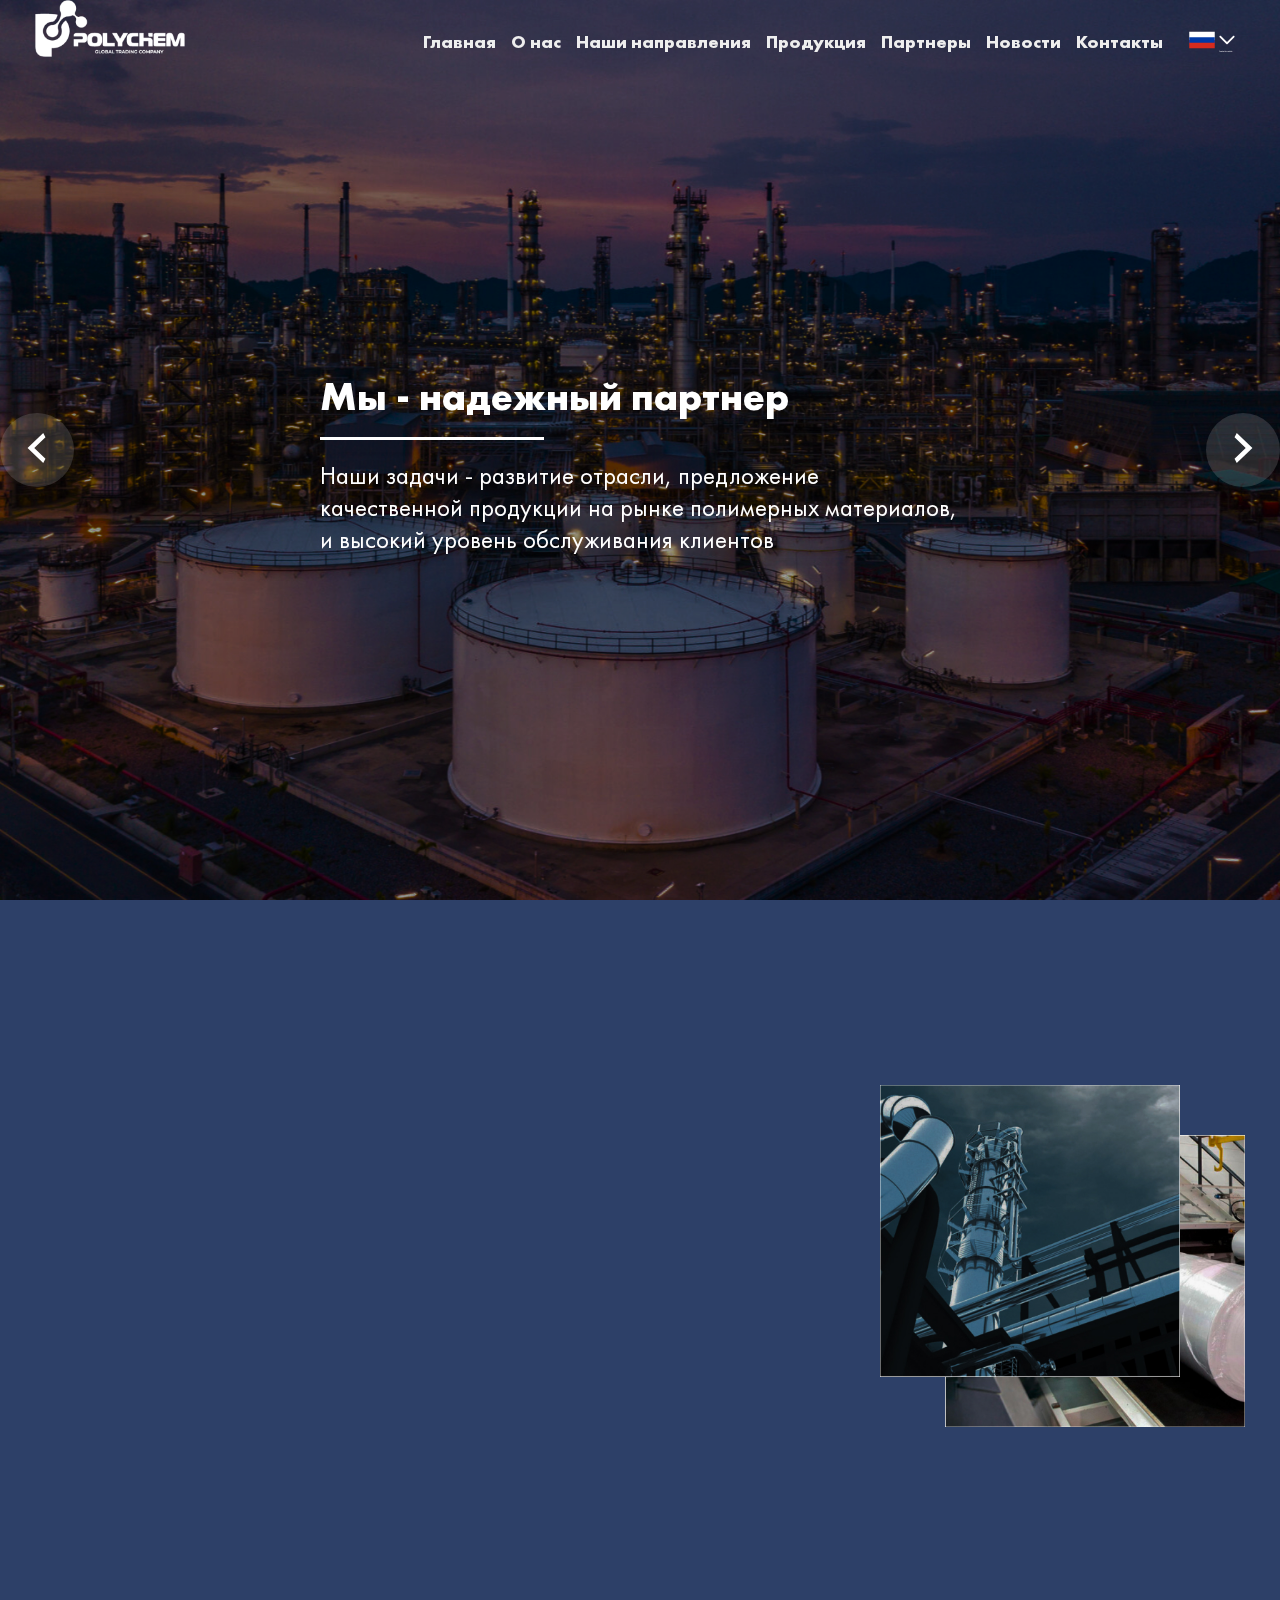
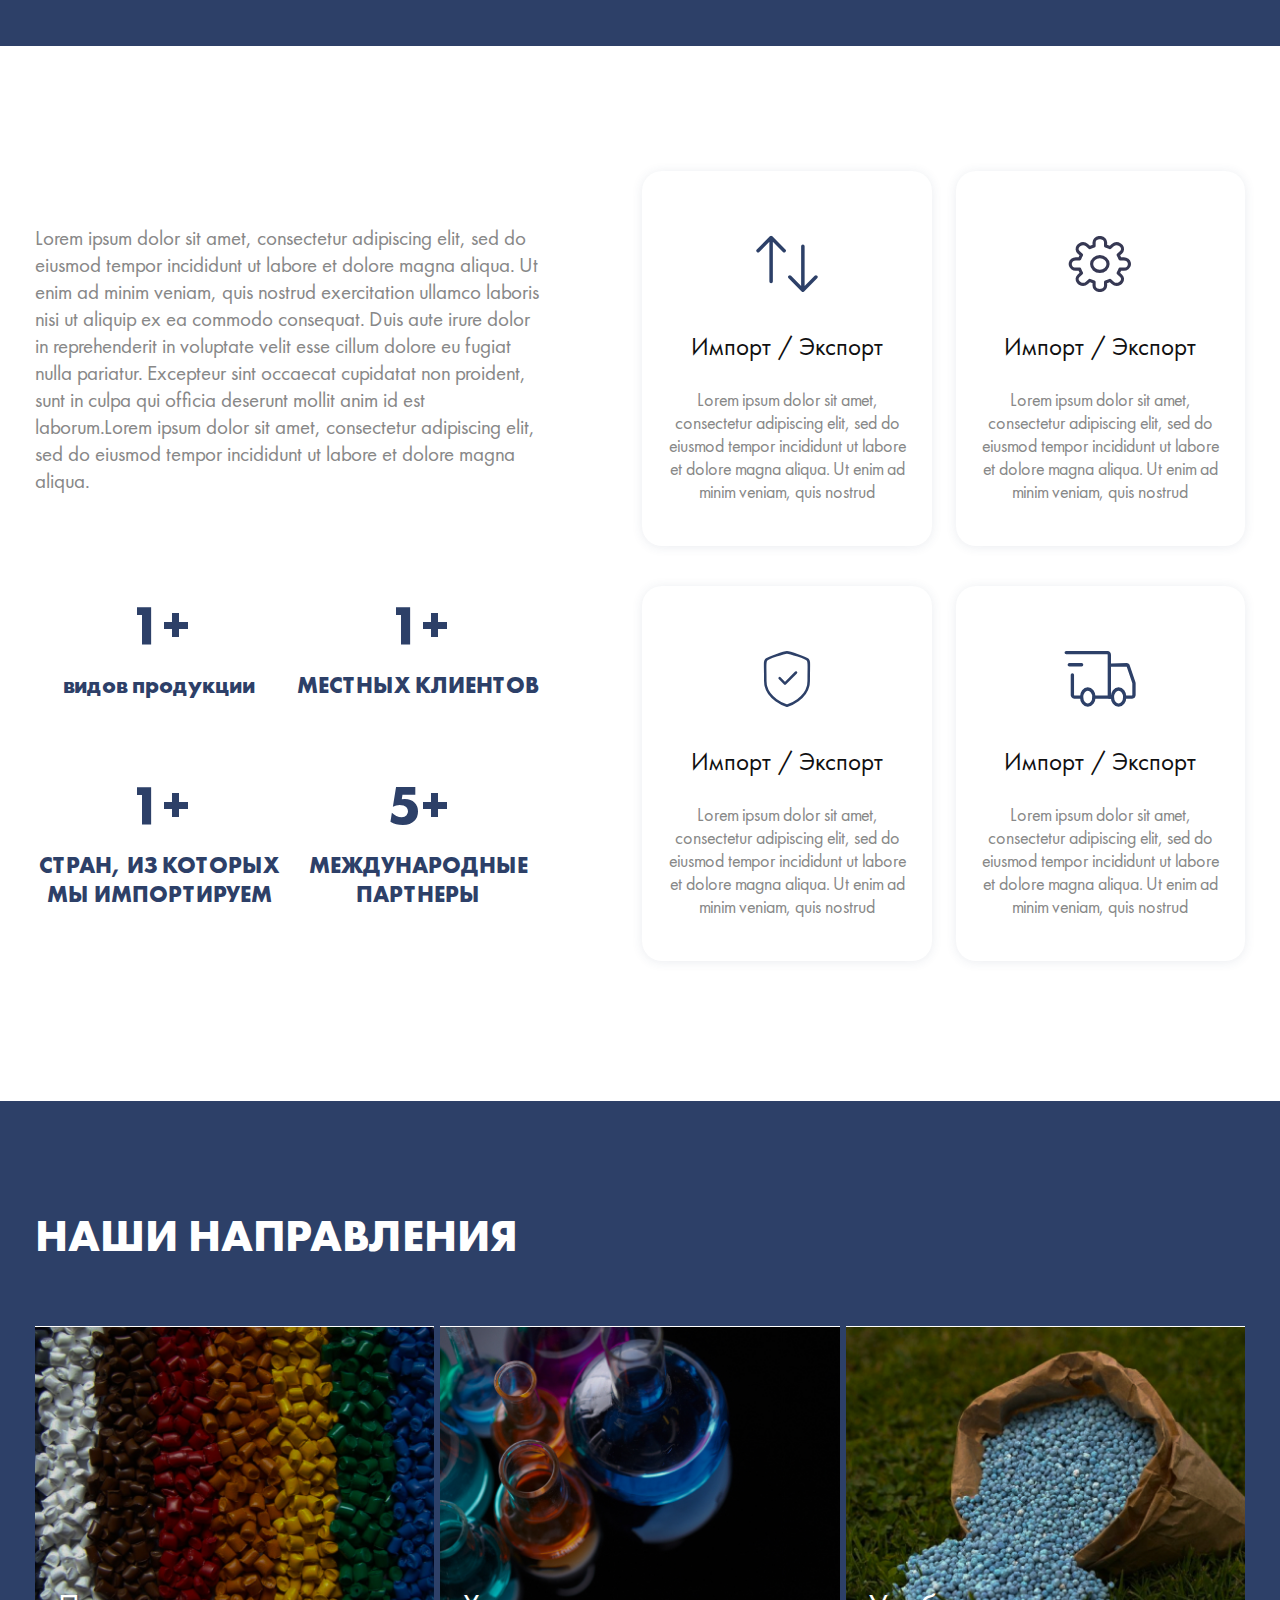
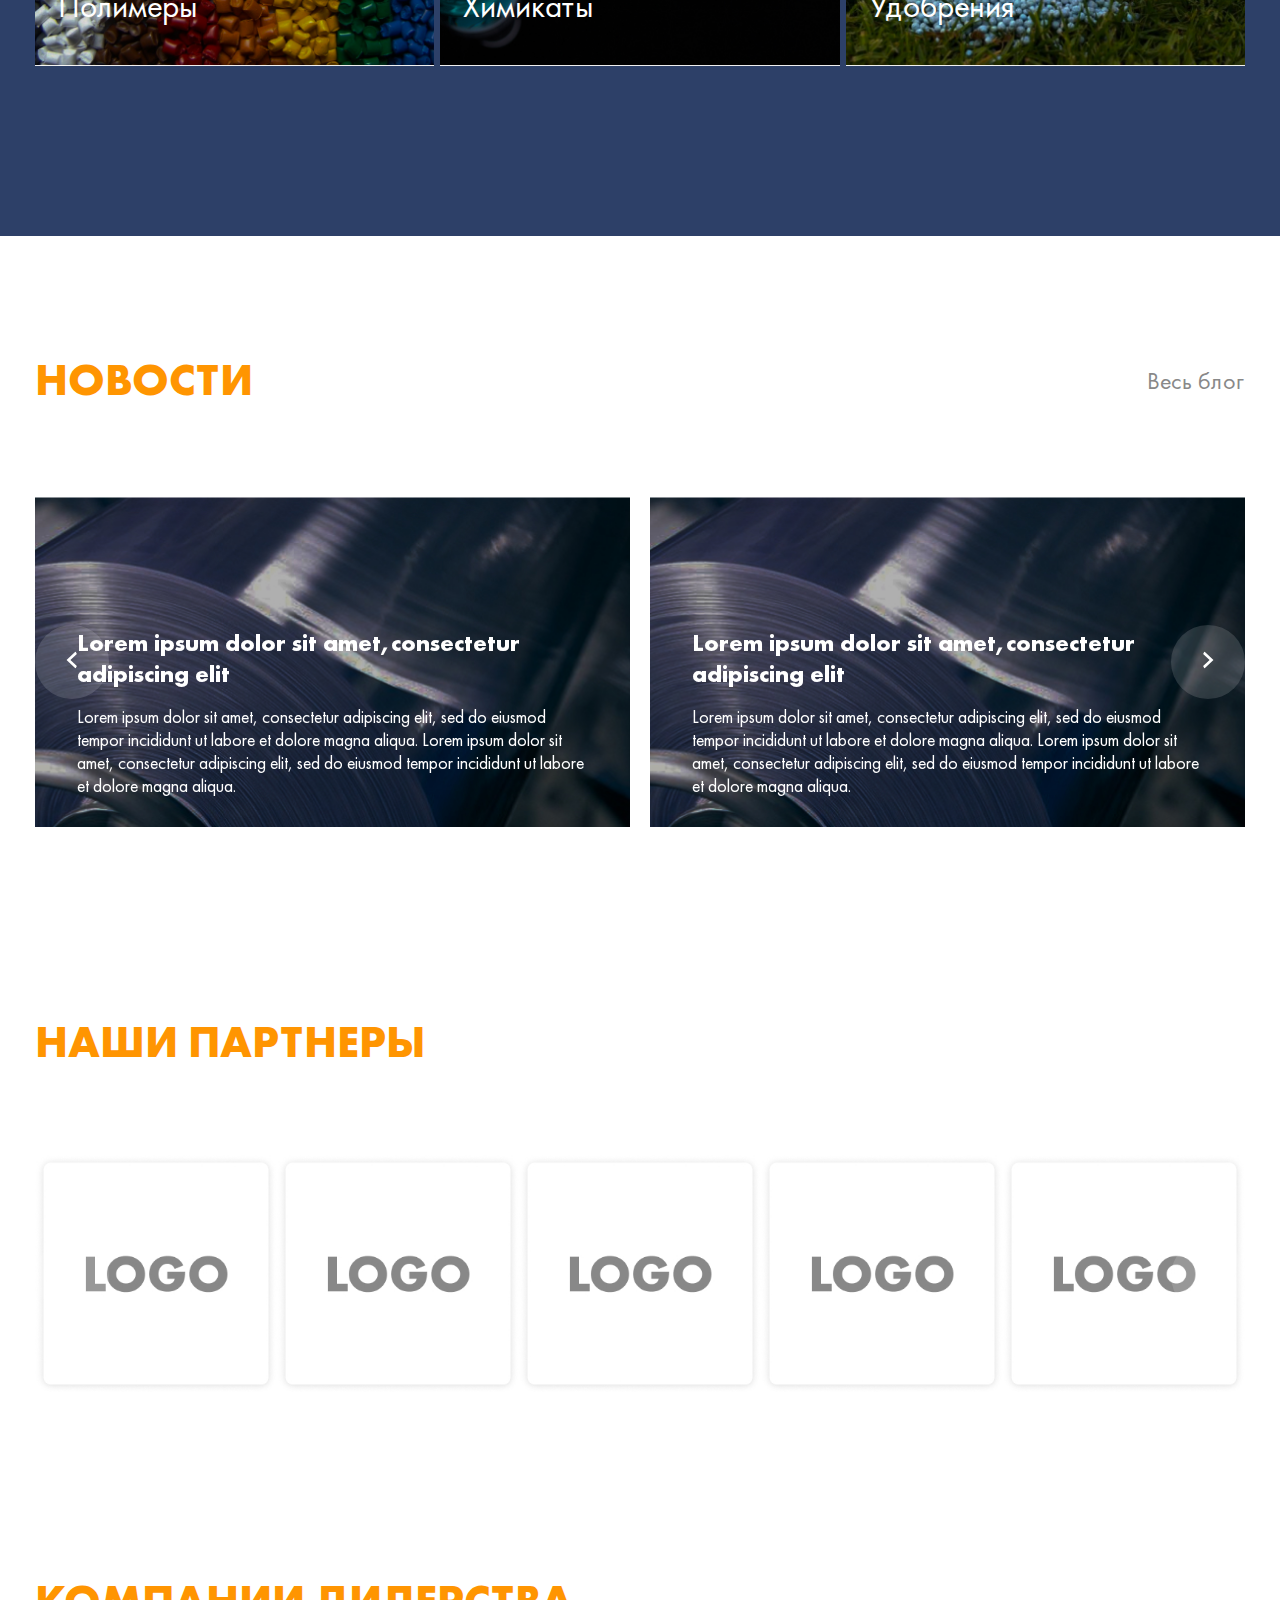
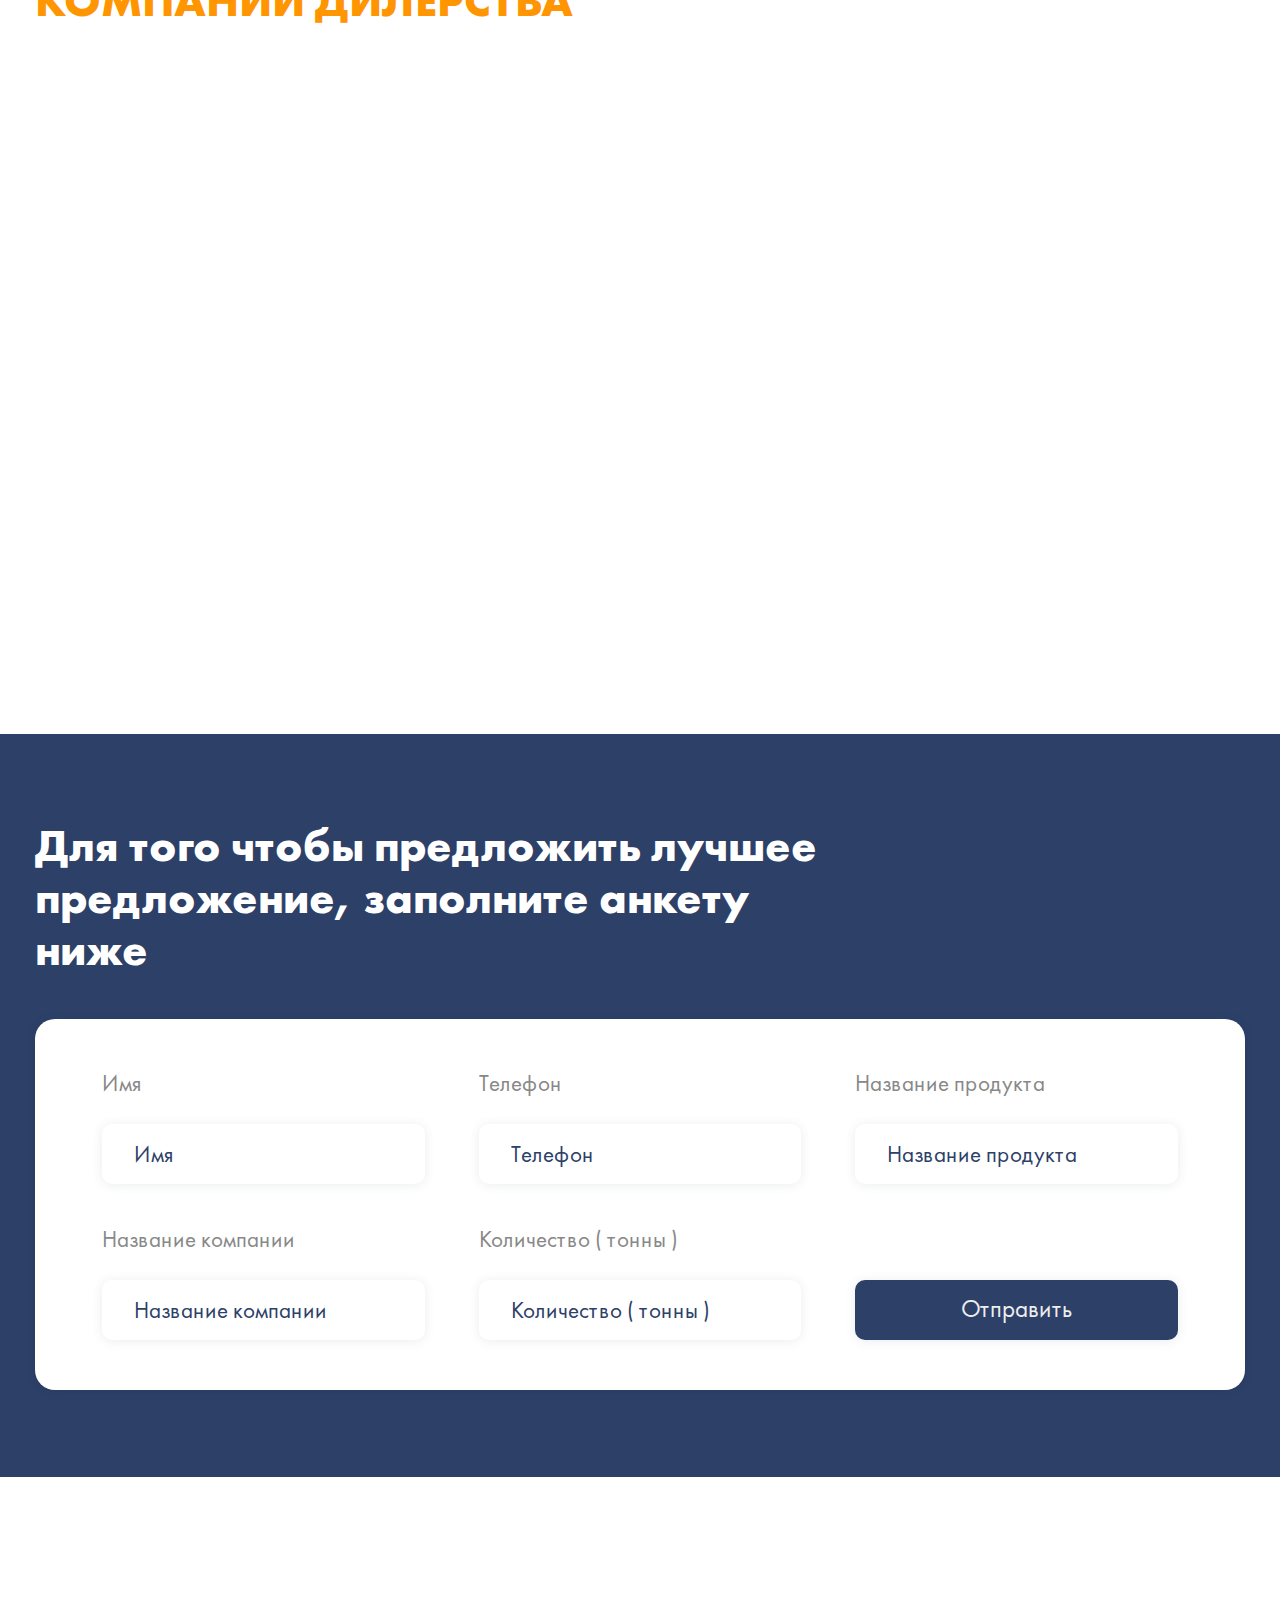
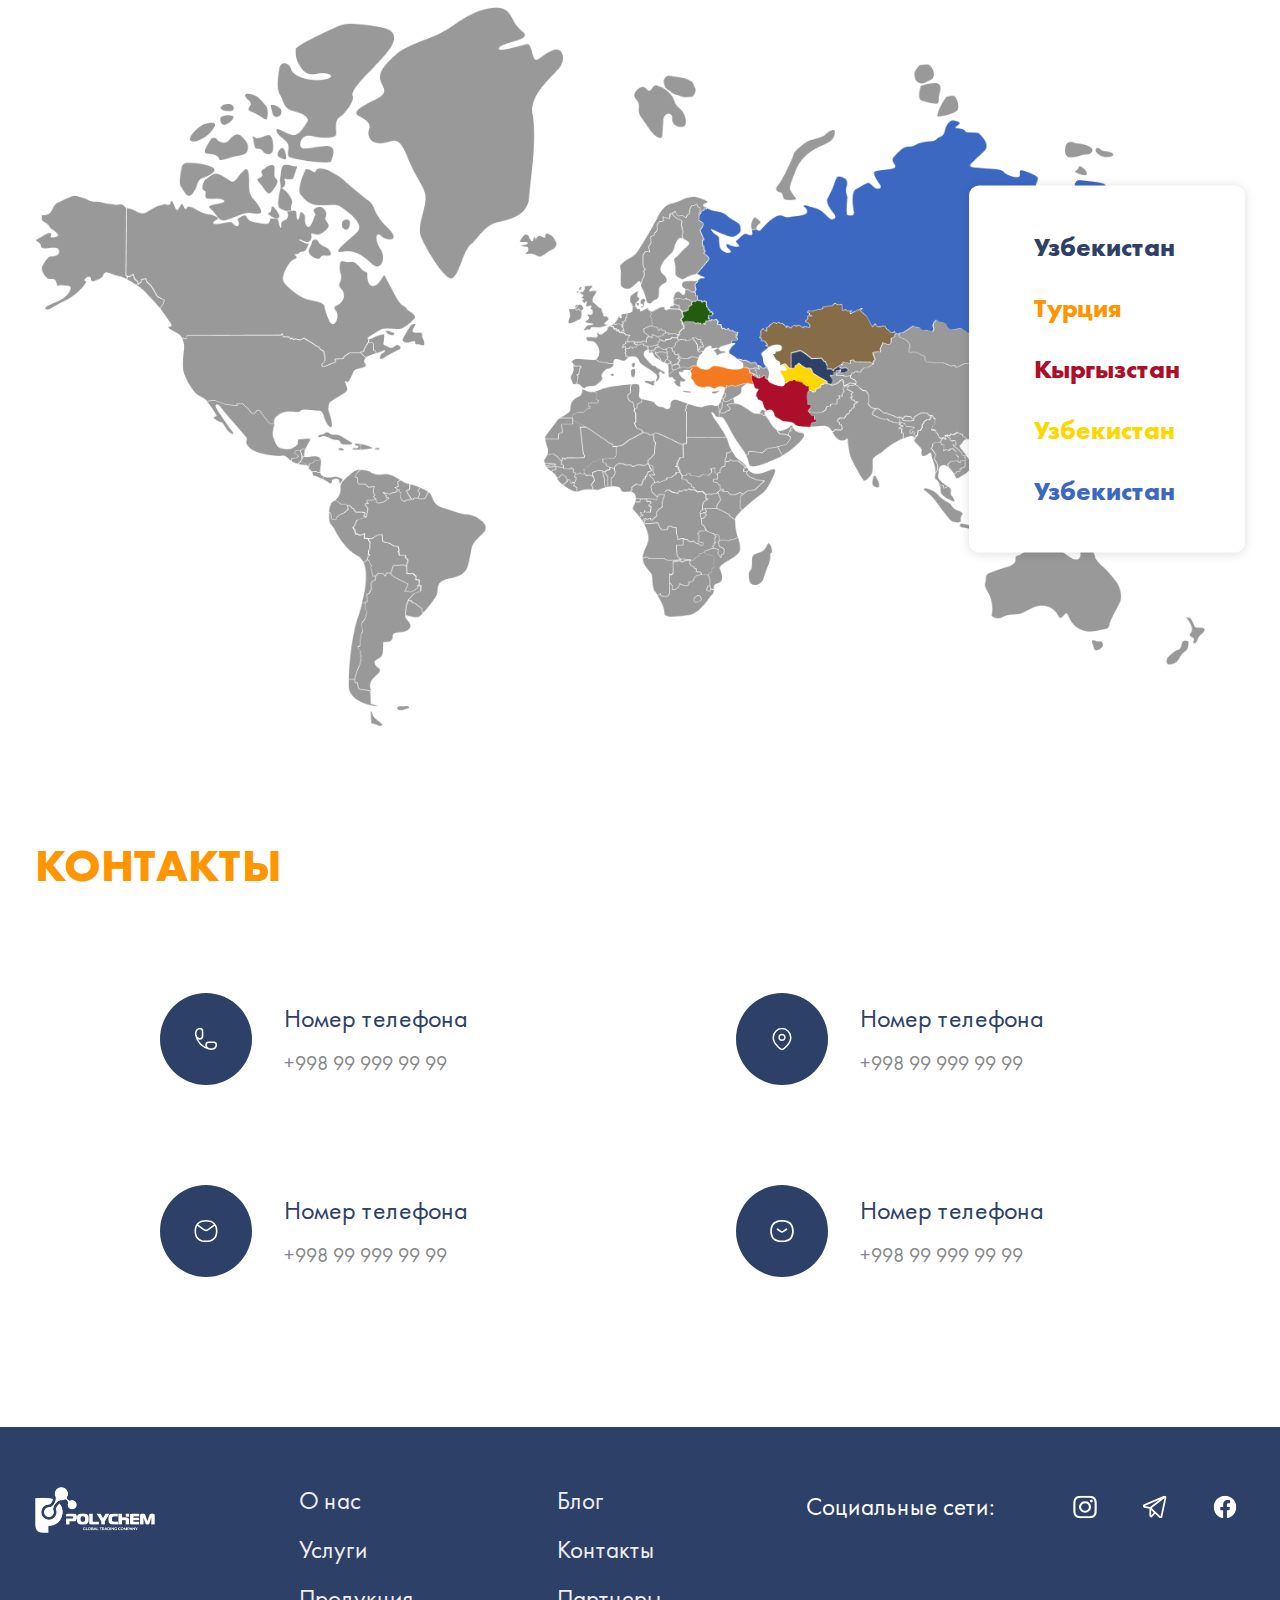
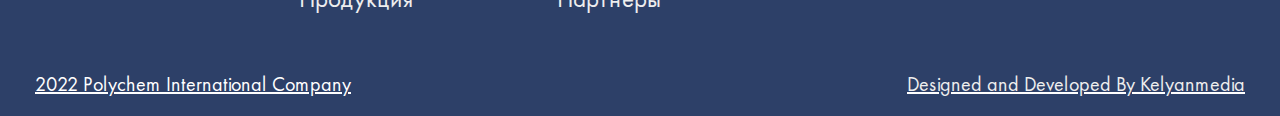
<file: index.html>
<!DOCTYPE html>
<html lang="en">
<head>
	<meta charset="UTF-8">
	<meta http-equiv="X-UA-Compatible" content="IE=edge">
	<meta name="viewport" content="width=device-width, initial-scale=1.0">
	<link rel="stylesheet" href="css/style.min.css">
	<title>Главная</title>
</head>

<body>
<header class="header">
	<div class="container">
		<div class="header__main d-f ai-cen jc-sp">
	<a class="header__logo" href="../">
		<img src="img/logo.png" alt="logo">
	</a>

	<nav class="nav d-f ai-cen">
		<a href="../" class="link-animation header__link nav__item">Главная</a>
		<a href="about.html" class="link-animation header__link nav__item">О нас</a>
		<a href="directions.html" class="link-animation header__link nav__item">Наши направления</a>
		<a href="goods.html" class="link-animation header__link nav__item red-btn red-btn--sm">Продукция</a>
		<a href="partners.html"
			class="link-animation header__link nav__item nav__item--last red-btn red-btn--sm">Партнеры</a>
		<a href="news.html" class="link-animation header__link nav__item nav__item--last red-btn red-btn--sm">Новости</a>
		<a href="contact.html"
			class="link-animation header__link nav__item nav__item--last red-btn red-btn--sm">Контакты</a>

		<div class="select">
			<div class="select__header d-f ai-cen jc-cen">
				<div class="select__current"><img src="img/icons/icons.svg#russia-flag" alt="russia flag"></div>
				<svg class="select__arrow">
					<use xlink:href='img/icons/icons.svg#arrow-down-white'></use>
				</svg>
			</div>

			<div class="select__body">
				<div class="select__item"><img src="img/icons/icons.svg#russia-flag" alt="russia flag"></div>
				<div class="select-item__wood"></div>
				<div class="select__item"><img src="img/icons/icons.svg#uzbekistan-flag" alt="russia flag"></div>
				<div class="select-item__wood"></div>
				<div class="select__item"><img src="img/icons/icons.svg#usa-flag" alt="russia flag"></div>
			</div>
		</div>
	</nav>

	<input type="checkbox" id="checkbox1" class="checkbox1 visuallyHidden">
	<label class="checkbox1-label" for="checkbox1">
		<div class="hamburger hamburger1">
			<span class="bar bar1"></span>
			<span class="bar bar2"></span>
			<span class="bar bar3"></span>
			<span class="bar bar4"></span>
		</div>
	</label>
</div>
		<div class="swiper banners-slider">
			<div class="swiper-wrapper">
				<div class="swiper-slide slider__item banners-slider__item">
					<img class="header-slider__img" src="img/banners/1.jpg"
						alt="1">
				</div>

				<div class="swiper-slide slider__item banners-slider__item">
					<img class="header-slider__img" src="img/banners/2.jpg" alt="1">
				</div>

				<div class="swiper-slide slider__item banners-slider__item">
					<img class="header-slider__img" src="img/banners/3.jpg" alt="1">
				</div>
			</div>

			<div class="swiper-button-prev swiper-button-prev1">
				<div class="arrow__inner">
					<img src="img/icons/icons.svg#arrow-right" alt="arrow-left">
				</div>
			</div>
			<div class="swiper-button-next swiper-button-next1">
				<div class="arrow__inner">
					<img src="img/icons/icons.svg#arrow-right" alt="arrow-right">
				</div>
			</div>
		</div>
		<div class="header__text">
			<h1 class="h1">Мы - надежный партнер</h1>
			<h2 class="h2">Наши задачи - развитие отрасли, предложение качественной продукции на рынке
				полимерных материалов, и
				высокий
				уровень обслуживания клиентов</h2>
		</div>
	</div>
</header>
<main>
	<div class="about">
		<div class="container">
			<div class="about__main d-f ai-cen jc-sp">
				<div>
					<h2 class="title" data-aos="fade-right">О КОМПАНИИ</h2>
					<p class="about__text" data-aos="fade-right">Lorem ipsum dolor sit amet, consectetur adipiscing elit, sed do
						eiusmod tempor
						incididunt ut labore et
						dolore
						magna aliqua. Ut enim ad minim veniam, quis nostrud exercitation ullamco laboris nisi ut aliquip ex ea
						commodo
						consequat. Duis aute irure dolor in reprehenderit in voluptate velit esse cillum dolore eu fugiat
						nulla
						pariatur. Excepteur sint occaecat cupidatat non proident, sunt in culpa qui officia deserunt mollit
						anim id est
						laborum.Lorem ipsum dolor sit amet, consectetur adipiscing elit, sed do eiusmod tempor incididunt ut
						labore et
						dolore magna aliqua. Ut enim ad minim veniam, quis nostrud exercitation ullamco laboris nisi ut
						aliquip ex ea
						commodo consequat. Duis aute irure dolor in reprehenderit in voluptate velit esse cillum dolore eu
						fugiat nulla
						pariatur. Excepteur sint occaecat cupidatat non proident, sunt in culpa qui officia deserunt mollit
						anim id est
						laborum.</p>
					<a class="about__link fz-22 fw-700" data-aos="fade-right" href="#">Читать подробнее <img class="about__svg"
							src="img/icons/icons.svg#arrow-next" alt="arrow next"></a>
				</div>

				<div class="about__imgs">
					<img class="about__img" src="img/about1.jpg" alt="img">
					<img class="about__img2" src="img/about2.jpg" alt="img">
				</div>
			</div>
		</div>
	</div>
	<div class="advantages">
	<div class="container">
		<div class="advantages__main d-f ai-cen jc-sp">
			<div class="advantages__first">
				<p class="advantages__text">Lorem ipsum dolor sit amet, consectetur adipiscing elit, sed do eiusmod
					tempor incididunt ut labore et
					dolore
					magna aliqua. Ut enim ad minim veniam, quis nostrud exercitation ullamco laboris nisi ut aliquip ex ea
					commodo
					consequat. Duis aute irure dolor in reprehenderit in voluptate velit esse cillum dolore eu fugiat
					nulla
					pariatur. Excepteur sint occaecat cupidatat non proident, sunt in culpa qui officia deserunt mollit
					anim id est
					laborum.Lorem ipsum dolor sit amet, consectetur adipiscing elit, sed do eiusmod tempor incididunt ut
					labore et
					dolore magna aliqua. </p>
				<div class="advantages__nums d-f ai-cen jc-sp flex-wrap">
					<div class="advantages-nums__item">
						<p class="advantages-nums__num"><span class="advantages-nums__num1" data-max="100">1</span>+</p>
						<p class="advantages-nums__text">видов продукции</p>
					</div>
					<div class="advantages-nums__item">
						<p class="advantages-nums__num"><span class="advantages-nums__num2" data-max="1000">1</span>+</p>
						<p class="advantages-nums__text">МЕСТНЫХ КЛИЕНТОВ</p>
					</div>
					<div class="advantages-nums__item">
						<p class="advantages-nums__num"><span class="advantages-nums__num3" data-max="10">1</span>+</p>
						<p class="advantages-nums__text">СТРАН, ИЗ КОТОРЫХ МЫ
							ИМПОРТИРУЕМ</p>
					</div>
					<div class="advantages-nums__item">
						<p class="advantages-nums__num"><span class="advantages-nums__num4" data-max="50">5</span>+</p>
						<p class="advantages-nums__text">МЕЖДУНАРОДНЫЕ
							ПАРТНЕРЫ</p>
					</div>
				</div>
			</div>
			<div class="advantages__items d-f ai-cen flex-wrap jc-sp">
				<div class="advantages__item">
					<img class="advantages__svg" src="img/icons/icons.svg#advantages" alt="advantage">
					<p class="advantages-item__title">Импорт / Экспорт</p>
					<p class="advantages-item__text">Lorem ipsum dolor sit amet, consectetur adipiscing elit, sed do
						eiusmod tempor
						incididunt ut labore et dolore
						magna aliqua. Ut enim ad minim veniam, quis nostrud</p>
				</div>

				<div class="advantages__item">
					<img class="advantages__svg" src="img/icons/icons.svg#advantages2" alt="advantage">
					<p class="advantages-item__title">Импорт / Экспорт</p>
					<p class="advantages-item__text">Lorem ipsum dolor sit amet, consectetur adipiscing elit, sed do
						eiusmod tempor
						incididunt ut labore et dolore
						magna aliqua. Ut enim ad minim veniam, quis nostrud</p>
				</div>

				<div class="advantages__item">
					<img class="advantages__svg" src="img/icons/icons.svg#advantages3" alt="advantage">
					<p class="advantages-item__title">Импорт / Экспорт</p>
					<p class="advantages-item__text">Lorem ipsum dolor sit amet, consectetur adipiscing elit, sed do
						eiusmod tempor
						incididunt ut labore et dolore
						magna aliqua. Ut enim ad minim veniam, quis nostrud</p>
				</div>

				<div class="advantages__item">
					<img class="advantages__svg" src="img/icons/icons.svg#advantages4" alt="advantage">
					<p class="advantages-item__title">Импорт / Экспорт</p>
					<p class="advantages-item__text">Lorem ipsum dolor sit amet, consectetur adipiscing elit, sed do
						eiusmod tempor
						incididunt ut labore et dolore
						magna aliqua. Ut enim ad minim veniam, quis nostrud</p>
				</div>
			</div>
		</div>
	</div>
</div>

	<div class="directions">
		<div class="container">
			<h2 class="title">наши направления</h2>

			<div class="directions__main d-f jc-sp">
				<a href="polymers.html" class="directions__item">
					<img src="img/directions1.jpg" alt="directions 1">
					<p>Полимеры</p>
				</a>
				<a href="chemicals.html" class="directions__item">
					<img src="img/directions2.jpg" alt="directions 1">
					<p>Химикаты</p>
				</a>
				<a href="fertilizers.html" class="directions__item">
					<img src="img/directions3.jpg" alt="directions 1">
					<p>Удобрения</p>
				</a>
			</div>
		</div>
	</div>

	<div class="news">
		<div class="container">
			<div class="d-f ai-cen jc-sp">
				<h2 class="title title--orange">новости</h2>
				<a class="fz-22 cl-gray2" href="#">Весь блог</a>
			</div>

			<div class="swiper news-slider">
				<div class="swiper-wrapper">
					<div class="swiper-slide slider__item news-slider__item">
						<img class="news-slider__img" src="img/news-slider.jpg" alt="news slider">
						<h3 class="news-slider__title">Lorem ipsum dolor sit amet,consectetur
							adipiscing elit</h3>
						<p class="news-slider__text">Lorem ipsum dolor sit amet, consectetur adipiscing elit, sed do eiusmod
							tempor
							incididunt ut labore et dolore magna aliqua. Lorem ipsum dolor sit amet, consectetur adipiscing
							elit, sed do
							eiusmod tempor incididunt ut labore et dolore magna aliqua.</p>
					</div>

					<div class="swiper-slide slider__item news-slider__item">
						<img class="news-slider__img" src="img/news-slider.jpg" alt="news slider">
						<h3 class="news-slider__title">Lorem ipsum dolor sit amet,consectetur
							adipiscing elit</h3>
						<p class="news-slider__text">Lorem ipsum dolor sit amet, consectetur adipiscing elit, sed do eiusmod
							tempor
							incididunt ut labore et dolore magna aliqua. Lorem ipsum dolor sit amet, consectetur adipiscing
							elit, sed do
							eiusmod tempor incididunt ut labore et dolore magna aliqua.</p>
					</div>

					<div class="swiper-slide slider__item news-slider__item">
						<img class="news-slider__img" src="img/news-slider.jpg" alt="news slider">
						<h3 class="news-slider__title">Lorem ipsum dolor sit amet,consectetur
							adipiscing elit</h3>
						<p class="news-slider__text">Lorem ipsum dolor sit amet, consectetur adipiscing elit, sed do eiusmod
							tempor
							incididunt ut labore et dolore magna aliqua. Lorem ipsum dolor sit amet, consectetur adipiscing
							elit, sed do
							eiusmod tempor incididunt ut labore et dolore magna aliqua.</p>
					</div>

					<div class="swiper-slide slider__item news-slider__item">
						<img class="news-slider__img" src="img/news-slider.jpg" alt="news slider">
						<h3 class="news-slider__title">Lorem ipsum dolor sit amet,consectetur
							adipiscing elit</h3>
						<p class="news-slider__text">Lorem ipsum dolor sit amet, consectetur adipiscing elit, sed do eiusmod
							tempor
							incididunt ut labore et dolore magna aliqua. Lorem ipsum dolor sit amet, consectetur adipiscing
							elit, sed do
							eiusmod tempor incididunt ut labore et dolore magna aliqua.</p>
					</div>

					<div class="swiper-slide slider__item news-slider__item">
						<img class="news-slider__img" src="img/news-slider.jpg" alt="news slider">
						<h3 class="news-slider__title">Lorem ipsum dolor sit amet,consectetur
							adipiscing elit</h3>
						<p class="news-slider__text">Lorem ipsum dolor sit amet, consectetur adipiscing elit, sed do eiusmod
							tempor
							incididunt ut labore et dolore magna aliqua. Lorem ipsum dolor sit amet, consectetur adipiscing
							elit, sed do
							eiusmod tempor incididunt ut labore et dolore magna aliqua.</p>
					</div>
				</div>

				<div class="swiper-button-prev swiper-button-prev2">
					<div class="arrow__inner">
						<img src="img/icons/icons.svg#arrow-right" alt="arrow-left">
					</div>
				</div>
				<div class="swiper-button-next swiper-button-next2">
					<div class="arrow__inner">
						<img src="img/icons/icons.svg#arrow-right" alt="arrow-right">
					</div>
				</div>
			</div>
		</div>
	</div>

	<div class="partners">
	<div class="container">
		<div class="partners__main">
			<h2 class="title title--orange">наши партнеры</h2>

			<div class="swiper partners-slider">
				<div class="swiper-wrapper">
					<div class="swiper-slide slider__item partners-slider__item">
						<img class="partners-slider__img" src="img/partners/1.jpg" alt="1">
					</div>

					<div class="swiper-slide slider__item partners-slider__item">
						<img class="partners-slider__img" src="img/partners/1.jpg" alt="1">
					</div>

					<div class="swiper-slide slider__item partners-slider__item">
						<img class="partners-slider__img" src="img/partners/1.jpg" alt="1">
					</div>

					<div class="swiper-slide slider__item partners-slider__item">
						<img class="partners-slider__img" src="img/partners/1.jpg" alt="1">
					</div>

					<div class="swiper-slide slider__item partners-slider__item">
						<img class="partners-slider__img" src="img/partners/1.jpg" alt="1">
					</div>

					<div class="swiper-slide slider__item partners-slider__item">
						<img class="partners-slider__img" src="img/partners/1.jpg" alt="1">
					</div>

					<div class="swiper-slide slider__item partners-slider__item">
						<img class="partners-slider__img" src="img/partners/1.jpg" alt="1">
					</div>

					<div class="swiper-slide slider__item partners-slider__item">
						<img class="partners-slider__img" src="img/partners/1.jpg" alt="1">
					</div>
				</div>

				<div class="swiper-button-prev swiper-button-prev3">
					<div class="arrow__inner">
						<img src="img/icons/icons.svg#arrow-right" alt="arrow-left">
					</div>
				</div>
				<div class="swiper-button-next swiper-button-next3">
					<div class="arrow__inner">
						<img src="img/icons/icons.svg#arrow-right" alt="arrow-right">
					</div>
				</div>
			</div>
		</div>
	</div>
</div>

	<div class="companies">
		<div class="container">
			<h2 class="title title--orange">компании дилерства</h2>
			<div class="companies__main d-f ai-cen jc-cen" data-aos="fade-right">
				<div class="companies__item">
					<img class="companies__img" src="img/companies/1.jpg" alt="companies">
					<p>Текст Текст Текст</p>
				</div>
				<div class="companies__item">
					<img class="companies__img" src="img/companies/1.jpg" alt="companies">
					<p>Текст Текст Текст</p>
				</div>
				<div class="companies__item">
					<img class="companies__img" src="img/companies/1.jpg" alt="companies">
					<p>Текст Текст Текст</p>
				</div>
			</div>
		</div>
	</div>

	<div class="form">
	<div class="container">
		<h2 class="title title--lowercase">Для того чтобы предложить лучшее
			предложение, заполните анкету
			ниже</h2>

		<form class="form__main d-f jc-sp flex-wrap">
			<div class="form__item">
				<p class="form-item__title">Имя</p>
				<input type="text" class="form-item__input" placeholder="Имя">
			</div>

			<div class="form__item">
				<p class="form-item__title">Телефон</p>
				<input type="tel" class="form-item__input" placeholder="Телефон">
			</div>

			<div class="form__item">
				<p class="form-item__title">Название продукта</p>
				<input type="text" class="form-item__input" placeholder="Название продукта">
			</div>

			<div class="form__item">
				<p class="form-item__title">Название компании</p>
				<input type="text" class="form-item__input" placeholder="Название компании">
			</div>

			<div class="form__item">
				<p class="form-item__title">Количество ( тонны )</p>
				<input type="number" class="form-item__input" placeholder="Количество ( тонны )">
			</div>

			<div class="form__item d-f ai-end">
				<button class="form-item__btn">Отправить</button>
			</div>
		</form>
	</div>
</div>
	<div class="map">
		<div class="container">
			<div class="map__main">
				<img class="map__img" src="img/map.png" alt="map">
				<div class="map__details">
					<p class="map__country map__country--blue">Узбекистан</p>
					<p class="map__country map__country--orange">Турция</p>
					<p class="map__country map__country--red">Кыргызстан</p>
					<p class="map__country map__country--yellow">Узбекистан</p>
					<p class="map__country map__country--blue2">Узбекистан</p>
				</div>
			</div>
		</div>
	</div>
	<div class="contact">
	<div class="container">
		<h2 class="title title--orange">контакты</h2>

		<div class="contact__main d-f ai-cen jc-sp flex-wrap">
			<div class="contact__item d-f ai-cen" >
				<div class="contact__icon">
					<img class="contact__img" src="img/icons/icons.svg#tel" alt="svg">
				</div>
				<div>
					<p class="contact__title">Номер телефона</p>
					<a class="cl-gray2 fz-20" href="#">+998 99 999 99 99</a>
				</div>
			</div>

			<div class="contact__item d-f ai-cen" >
				<div class="contact__icon">
					<img class="contact__img" src="img/icons/icons.svg#location" alt="svg">
				</div>
				<div>
					<p class="contact__title">Номер телефона</p>
					<a class="cl-gray2 fz-20" href="#">+998 99 999 99 99</a>
				</div>
			</div>

			<div class="contact__item d-f ai-cen" >
				<div class="contact__icon">
					<img class="contact__img" src="img/icons/icons.svg#email" alt="svg">
				</div>
				<div>
					<p class="contact__title">Номер телефона</p>
					<a class="cl-gray2 fz-20" href="#">+998 99 999 99 99</a>
				</div>
			</div>

			<div class="contact__item d-f ai-cen" >
				<div class="contact__icon">
					<img class="contact__img" src="img/icons/icons.svg#time" alt="svg">
				</div>
				<div>
					<p class="contact__title">Номер телефона</p>
					<a class="cl-gray2 fz-20" href="#">+998 99 999 99 99</a>
				</div>
			</div>
		</div>
	</div>
</div>
</main>
	<footer class="footer">
		<div class="container">
			<div class="footer__main d-f ai-start jc-sp">
				<img class="footer__logo" src="img/logo.png" alt="logo">
				<div>
					<a class="footer__link" href="#">О нас</a>
					<a class="footer__link" href="#">Услуги</a>
					<a class="footer__link" href="#">Продукция</a>
				</div>

				<div>
					<a class="footer__link" href="#">Блог</a>
					<a class="footer__link" href="#">Контакты</a>
					<a class="footer__link" href="#">Партнеры</a>
				</div>

				<div class="d-f ai-cen">
					<p class="footer__social-text">Социальные сети:</p>
					<a class="footer-social__link" href="#"><img class="footer__svg" src="img/icons/icons.svg#instagram" alt="instagram"></a>
					<a class="footer-social__link" href="#"><img class="footer__svg" src="img/icons/icons.svg#telegramsvg" alt="instagram"></a>
					<a class="footer-social__link" href="#"><img class="footer__svg" src="img/icons/icons.svg#facebook" alt="instagram"></a>
				</div>
			</div>
			<div class="d-f ai-cen jc-sp footer__last">
				<p>2022 Polychem International Company</p>
				<a target="_blank" href="https://kelyanmedia.com/">Designed and Developed By Kelyanmedia</a>
			</div>
		</div>
	</footer>
	
	<script src="js/app.min.js"></script>
	</body>

	</html>
</file>
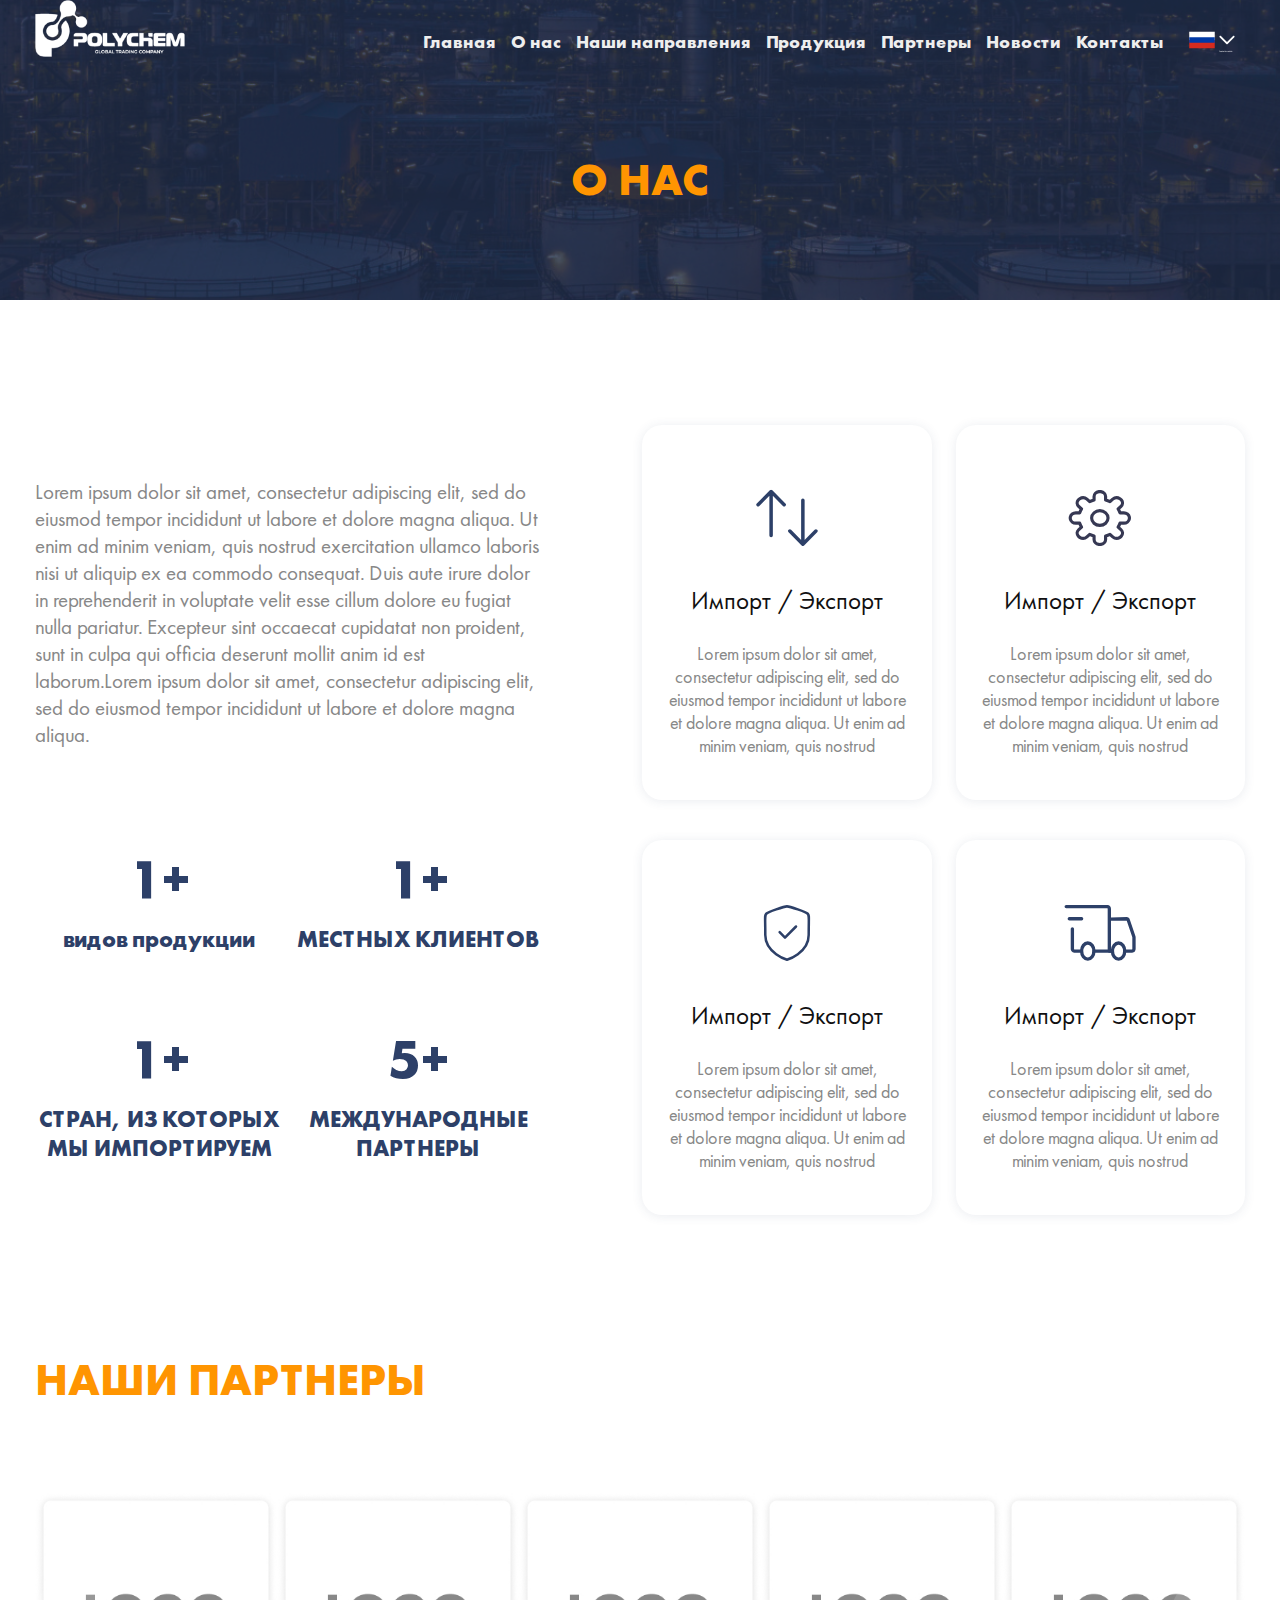
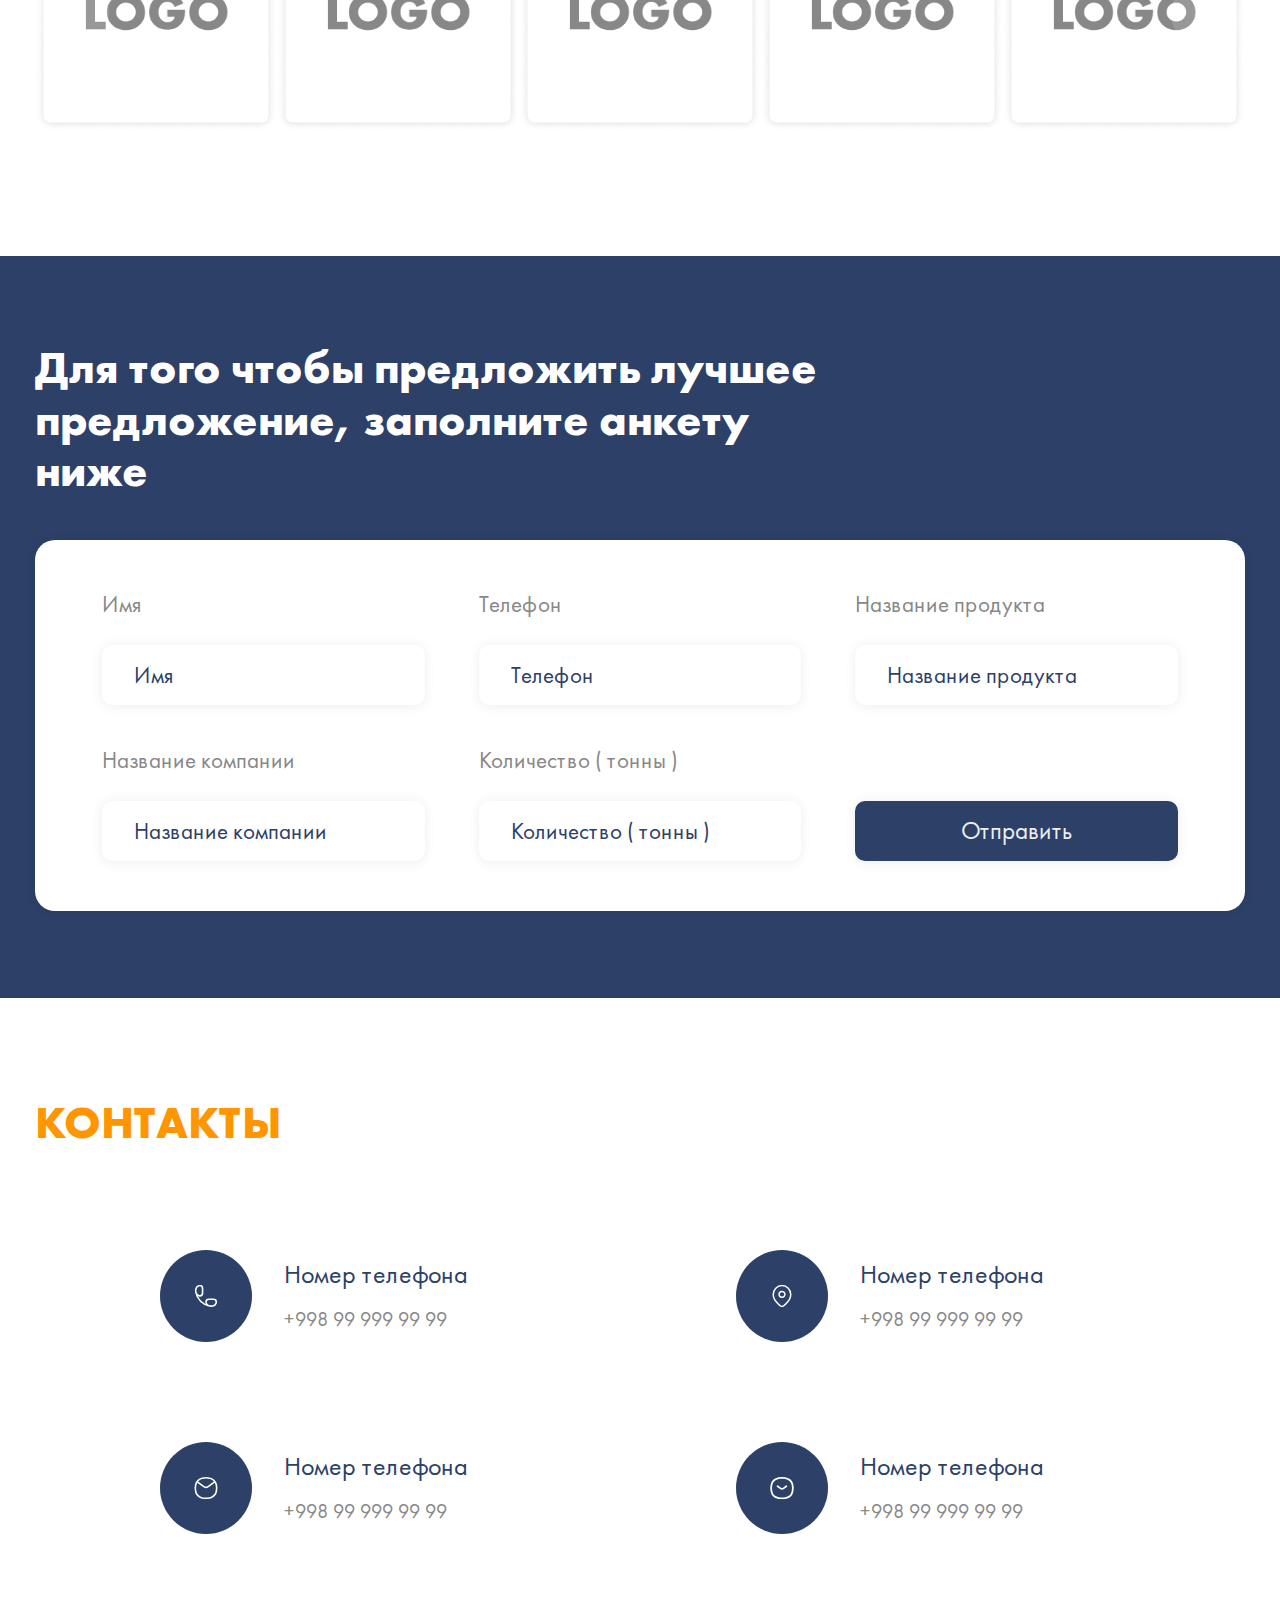
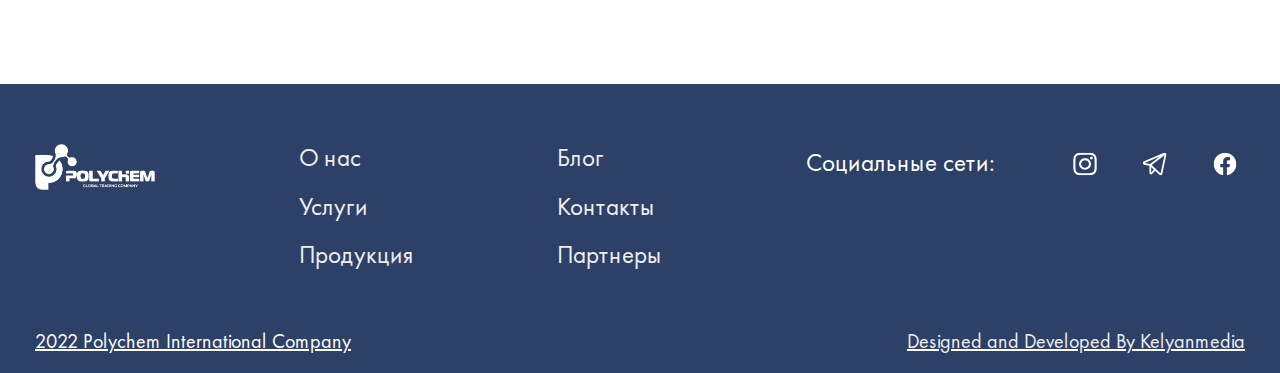
<file: about.html>
<!DOCTYPE html>
<html lang="en">
<head>
	<meta charset="UTF-8">
	<meta http-equiv="X-UA-Compatible" content="IE=edge">
	<meta name="viewport" content="width=device-width, initial-scale=1.0">
	<link rel="stylesheet" href="css/style.min.css">
	<title>Главная</title>
</head>

<body>
<header class="page__header">
	<div class="container">
		<div class="header__main d-f ai-cen jc-sp">
	<a class="header__logo" href="../">
		<img src="img/logo.png" alt="logo">
	</a>

	<nav class="nav d-f ai-cen">
		<a href="../" class="link-animation header__link nav__item">Главная</a>
		<a href="about.html" class="link-animation header__link nav__item">О нас</a>
		<a href="directions.html" class="link-animation header__link nav__item">Наши направления</a>
		<a href="goods.html" class="link-animation header__link nav__item red-btn red-btn--sm">Продукция</a>
		<a href="partners.html"
			class="link-animation header__link nav__item nav__item--last red-btn red-btn--sm">Партнеры</a>
		<a href="news.html" class="link-animation header__link nav__item nav__item--last red-btn red-btn--sm">Новости</a>
		<a href="contact.html"
			class="link-animation header__link nav__item nav__item--last red-btn red-btn--sm">Контакты</a>

		<div class="select">
			<div class="select__header d-f ai-cen jc-cen">
				<div class="select__current"><img src="img/icons/icons.svg#russia-flag" alt="russia flag"></div>
				<svg class="select__arrow">
					<use xlink:href='img/icons/icons.svg#arrow-down-white'></use>
				</svg>
			</div>

			<div class="select__body">
				<div class="select__item"><img src="img/icons/icons.svg#russia-flag" alt="russia flag"></div>
				<div class="select-item__wood"></div>
				<div class="select__item"><img src="img/icons/icons.svg#uzbekistan-flag" alt="russia flag"></div>
				<div class="select-item__wood"></div>
				<div class="select__item"><img src="img/icons/icons.svg#usa-flag" alt="russia flag"></div>
			</div>
		</div>
	</nav>

	<input type="checkbox" id="checkbox1" class="checkbox1 visuallyHidden">
	<label class="checkbox1-label" for="checkbox1">
		<div class="hamburger hamburger1">
			<span class="bar bar1"></span>
			<span class="bar bar2"></span>
			<span class="bar bar3"></span>
			<span class="bar bar4"></span>
		</div>
	</label>
</div>
		<img class="page-header__img" src="img/banners2/1.jpg" alt="banner">
		<h1 class="page__title title--orange">о нас</h1>
	</div>
</header>
<main class="about-page">
	<div class="advantages">
	<div class="container">
		<div class="advantages__main d-f ai-cen jc-sp">
			<div class="advantages__first">
				<p class="advantages__text">Lorem ipsum dolor sit amet, consectetur adipiscing elit, sed do eiusmod
					tempor incididunt ut labore et
					dolore
					magna aliqua. Ut enim ad minim veniam, quis nostrud exercitation ullamco laboris nisi ut aliquip ex ea
					commodo
					consequat. Duis aute irure dolor in reprehenderit in voluptate velit esse cillum dolore eu fugiat
					nulla
					pariatur. Excepteur sint occaecat cupidatat non proident, sunt in culpa qui officia deserunt mollit
					anim id est
					laborum.Lorem ipsum dolor sit amet, consectetur adipiscing elit, sed do eiusmod tempor incididunt ut
					labore et
					dolore magna aliqua. </p>
				<div class="advantages__nums d-f ai-cen jc-sp flex-wrap">
					<div class="advantages-nums__item">
						<p class="advantages-nums__num"><span class="advantages-nums__num1" data-max="100">1</span>+</p>
						<p class="advantages-nums__text">видов продукции</p>
					</div>
					<div class="advantages-nums__item">
						<p class="advantages-nums__num"><span class="advantages-nums__num2" data-max="1000">1</span>+</p>
						<p class="advantages-nums__text">МЕСТНЫХ КЛИЕНТОВ</p>
					</div>
					<div class="advantages-nums__item">
						<p class="advantages-nums__num"><span class="advantages-nums__num3" data-max="10">1</span>+</p>
						<p class="advantages-nums__text">СТРАН, ИЗ КОТОРЫХ МЫ
							ИМПОРТИРУЕМ</p>
					</div>
					<div class="advantages-nums__item">
						<p class="advantages-nums__num"><span class="advantages-nums__num4" data-max="50">5</span>+</p>
						<p class="advantages-nums__text">МЕЖДУНАРОДНЫЕ
							ПАРТНЕРЫ</p>
					</div>
				</div>
			</div>
			<div class="advantages__items d-f ai-cen flex-wrap jc-sp">
				<div class="advantages__item">
					<img class="advantages__svg" src="img/icons/icons.svg#advantages" alt="advantage">
					<p class="advantages-item__title">Импорт / Экспорт</p>
					<p class="advantages-item__text">Lorem ipsum dolor sit amet, consectetur adipiscing elit, sed do
						eiusmod tempor
						incididunt ut labore et dolore
						magna aliqua. Ut enim ad minim veniam, quis nostrud</p>
				</div>

				<div class="advantages__item">
					<img class="advantages__svg" src="img/icons/icons.svg#advantages2" alt="advantage">
					<p class="advantages-item__title">Импорт / Экспорт</p>
					<p class="advantages-item__text">Lorem ipsum dolor sit amet, consectetur adipiscing elit, sed do
						eiusmod tempor
						incididunt ut labore et dolore
						magna aliqua. Ut enim ad minim veniam, quis nostrud</p>
				</div>

				<div class="advantages__item">
					<img class="advantages__svg" src="img/icons/icons.svg#advantages3" alt="advantage">
					<p class="advantages-item__title">Импорт / Экспорт</p>
					<p class="advantages-item__text">Lorem ipsum dolor sit amet, consectetur adipiscing elit, sed do
						eiusmod tempor
						incididunt ut labore et dolore
						magna aliqua. Ut enim ad minim veniam, quis nostrud</p>
				</div>

				<div class="advantages__item">
					<img class="advantages__svg" src="img/icons/icons.svg#advantages4" alt="advantage">
					<p class="advantages-item__title">Импорт / Экспорт</p>
					<p class="advantages-item__text">Lorem ipsum dolor sit amet, consectetur adipiscing elit, sed do
						eiusmod tempor
						incididunt ut labore et dolore
						magna aliqua. Ut enim ad minim veniam, quis nostrud</p>
				</div>
			</div>
		</div>
	</div>
</div>
	<div class="partners">
	<div class="container">
		<div class="partners__main">
			<h2 class="title title--orange">наши партнеры</h2>

			<div class="swiper partners-slider">
				<div class="swiper-wrapper">
					<div class="swiper-slide slider__item partners-slider__item">
						<img class="partners-slider__img" src="img/partners/1.jpg" alt="1">
					</div>

					<div class="swiper-slide slider__item partners-slider__item">
						<img class="partners-slider__img" src="img/partners/1.jpg" alt="1">
					</div>

					<div class="swiper-slide slider__item partners-slider__item">
						<img class="partners-slider__img" src="img/partners/1.jpg" alt="1">
					</div>

					<div class="swiper-slide slider__item partners-slider__item">
						<img class="partners-slider__img" src="img/partners/1.jpg" alt="1">
					</div>

					<div class="swiper-slide slider__item partners-slider__item">
						<img class="partners-slider__img" src="img/partners/1.jpg" alt="1">
					</div>

					<div class="swiper-slide slider__item partners-slider__item">
						<img class="partners-slider__img" src="img/partners/1.jpg" alt="1">
					</div>

					<div class="swiper-slide slider__item partners-slider__item">
						<img class="partners-slider__img" src="img/partners/1.jpg" alt="1">
					</div>

					<div class="swiper-slide slider__item partners-slider__item">
						<img class="partners-slider__img" src="img/partners/1.jpg" alt="1">
					</div>
				</div>

				<div class="swiper-button-prev swiper-button-prev3">
					<div class="arrow__inner">
						<img src="img/icons/icons.svg#arrow-right" alt="arrow-left">
					</div>
				</div>
				<div class="swiper-button-next swiper-button-next3">
					<div class="arrow__inner">
						<img src="img/icons/icons.svg#arrow-right" alt="arrow-right">
					</div>
				</div>
			</div>
		</div>
	</div>
</div>
	<div class="form">
	<div class="container">
		<h2 class="title title--lowercase">Для того чтобы предложить лучшее
			предложение, заполните анкету
			ниже</h2>

		<form class="form__main d-f jc-sp flex-wrap">
			<div class="form__item">
				<p class="form-item__title">Имя</p>
				<input type="text" class="form-item__input" placeholder="Имя">
			</div>

			<div class="form__item">
				<p class="form-item__title">Телефон</p>
				<input type="tel" class="form-item__input" placeholder="Телефон">
			</div>

			<div class="form__item">
				<p class="form-item__title">Название продукта</p>
				<input type="text" class="form-item__input" placeholder="Название продукта">
			</div>

			<div class="form__item">
				<p class="form-item__title">Название компании</p>
				<input type="text" class="form-item__input" placeholder="Название компании">
			</div>

			<div class="form__item">
				<p class="form-item__title">Количество ( тонны )</p>
				<input type="number" class="form-item__input" placeholder="Количество ( тонны )">
			</div>

			<div class="form__item d-f ai-end">
				<button class="form-item__btn">Отправить</button>
			</div>
		</form>
	</div>
</div>
	<div class="contact">
	<div class="container">
		<h2 class="title title--orange">контакты</h2>

		<div class="contact__main d-f ai-cen jc-sp flex-wrap">
			<div class="contact__item d-f ai-cen" >
				<div class="contact__icon">
					<img class="contact__img" src="img/icons/icons.svg#tel" alt="svg">
				</div>
				<div>
					<p class="contact__title">Номер телефона</p>
					<a class="cl-gray2 fz-20" href="#">+998 99 999 99 99</a>
				</div>
			</div>

			<div class="contact__item d-f ai-cen" >
				<div class="contact__icon">
					<img class="contact__img" src="img/icons/icons.svg#location" alt="svg">
				</div>
				<div>
					<p class="contact__title">Номер телефона</p>
					<a class="cl-gray2 fz-20" href="#">+998 99 999 99 99</a>
				</div>
			</div>

			<div class="contact__item d-f ai-cen" >
				<div class="contact__icon">
					<img class="contact__img" src="img/icons/icons.svg#email" alt="svg">
				</div>
				<div>
					<p class="contact__title">Номер телефона</p>
					<a class="cl-gray2 fz-20" href="#">+998 99 999 99 99</a>
				</div>
			</div>

			<div class="contact__item d-f ai-cen" >
				<div class="contact__icon">
					<img class="contact__img" src="img/icons/icons.svg#time" alt="svg">
				</div>
				<div>
					<p class="contact__title">Номер телефона</p>
					<a class="cl-gray2 fz-20" href="#">+998 99 999 99 99</a>
				</div>
			</div>
		</div>
	</div>
</div>
</main>
	<footer class="footer">
		<div class="container">
			<div class="footer__main d-f ai-start jc-sp">
				<img class="footer__logo" src="img/logo.png" alt="logo">
				<div>
					<a class="footer__link" href="#">О нас</a>
					<a class="footer__link" href="#">Услуги</a>
					<a class="footer__link" href="#">Продукция</a>
				</div>

				<div>
					<a class="footer__link" href="#">Блог</a>
					<a class="footer__link" href="#">Контакты</a>
					<a class="footer__link" href="#">Партнеры</a>
				</div>

				<div class="d-f ai-cen">
					<p class="footer__social-text">Социальные сети:</p>
					<a class="footer-social__link" href="#"><img class="footer__svg" src="img/icons/icons.svg#instagram" alt="instagram"></a>
					<a class="footer-social__link" href="#"><img class="footer__svg" src="img/icons/icons.svg#telegramsvg" alt="instagram"></a>
					<a class="footer-social__link" href="#"><img class="footer__svg" src="img/icons/icons.svg#facebook" alt="instagram"></a>
				</div>
			</div>
			<div class="d-f ai-cen jc-sp footer__last">
				<p>2022 Polychem International Company</p>
				<a target="_blank" href="https://kelyanmedia.com/">Designed and Developed By Kelyanmedia</a>
			</div>
		</div>
	</footer>
	
	<script src="js/app.min.js"></script>
	</body>

	</html>
</file>
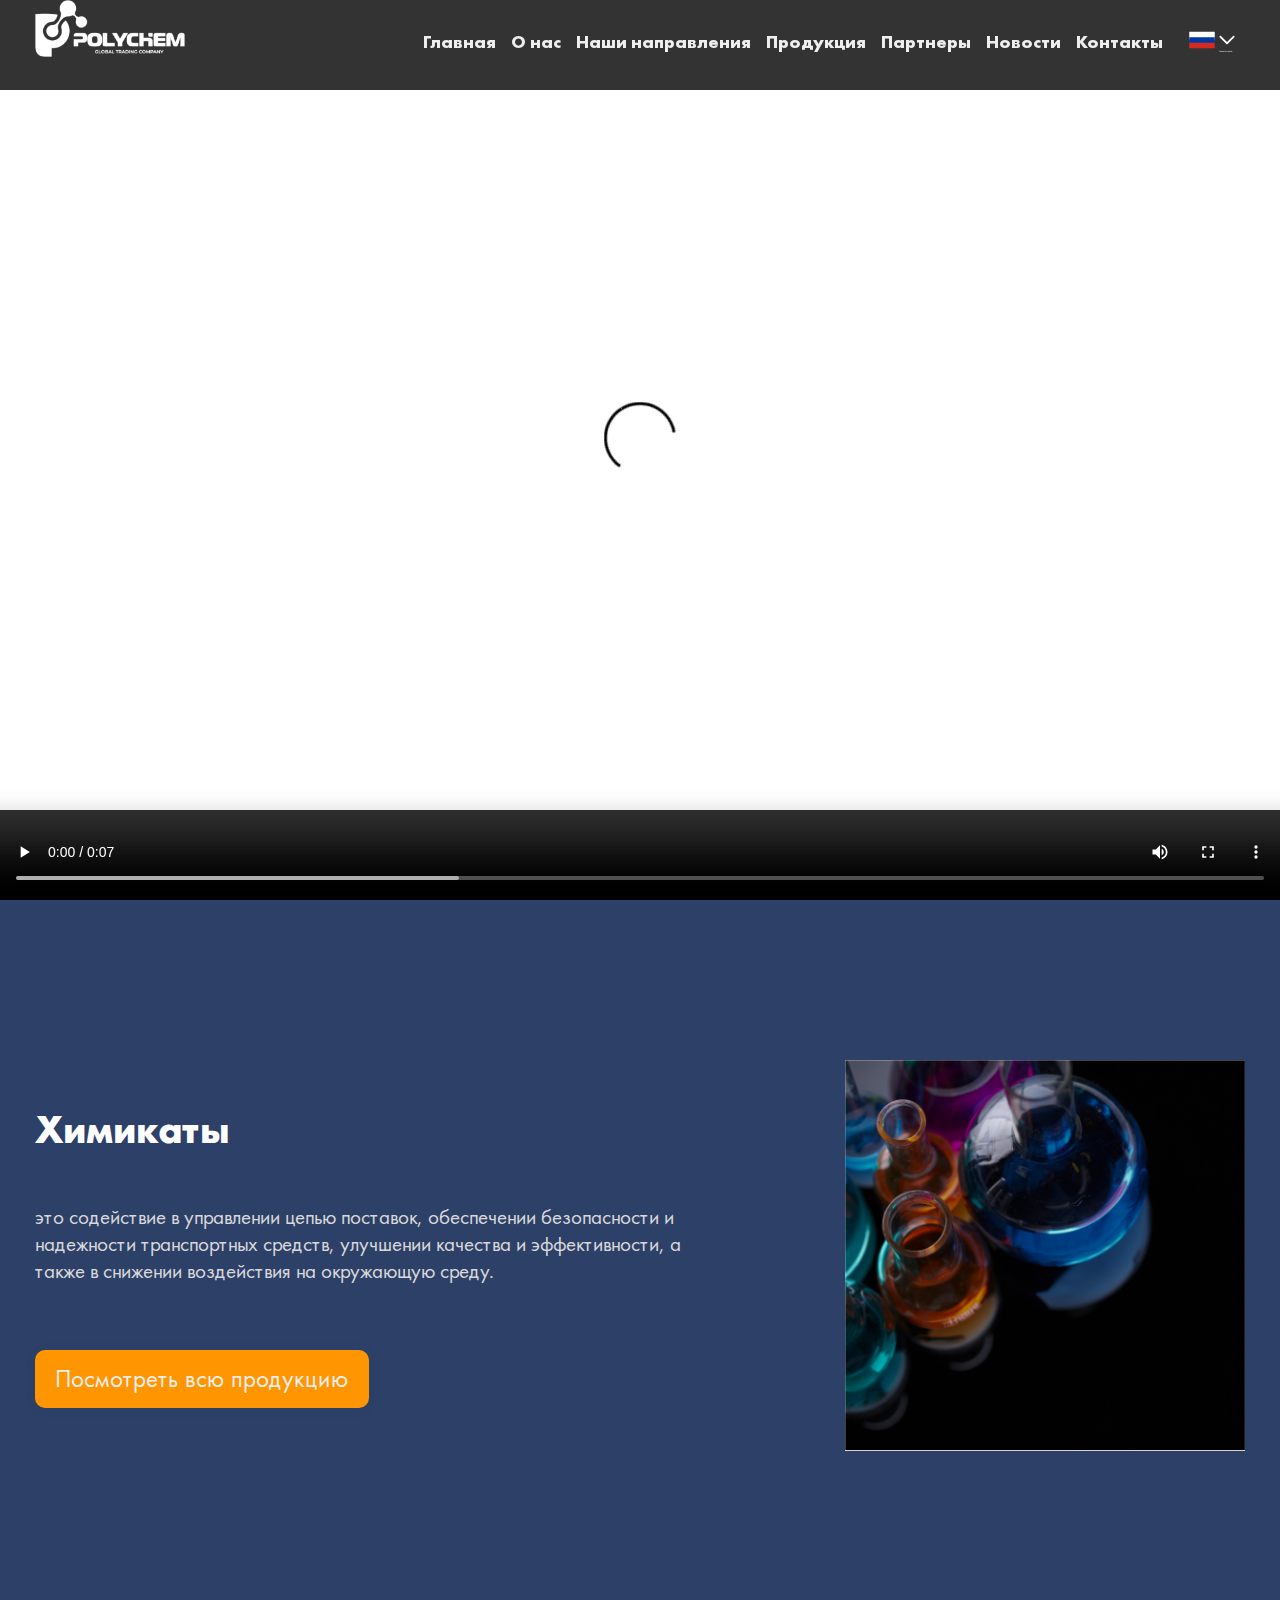
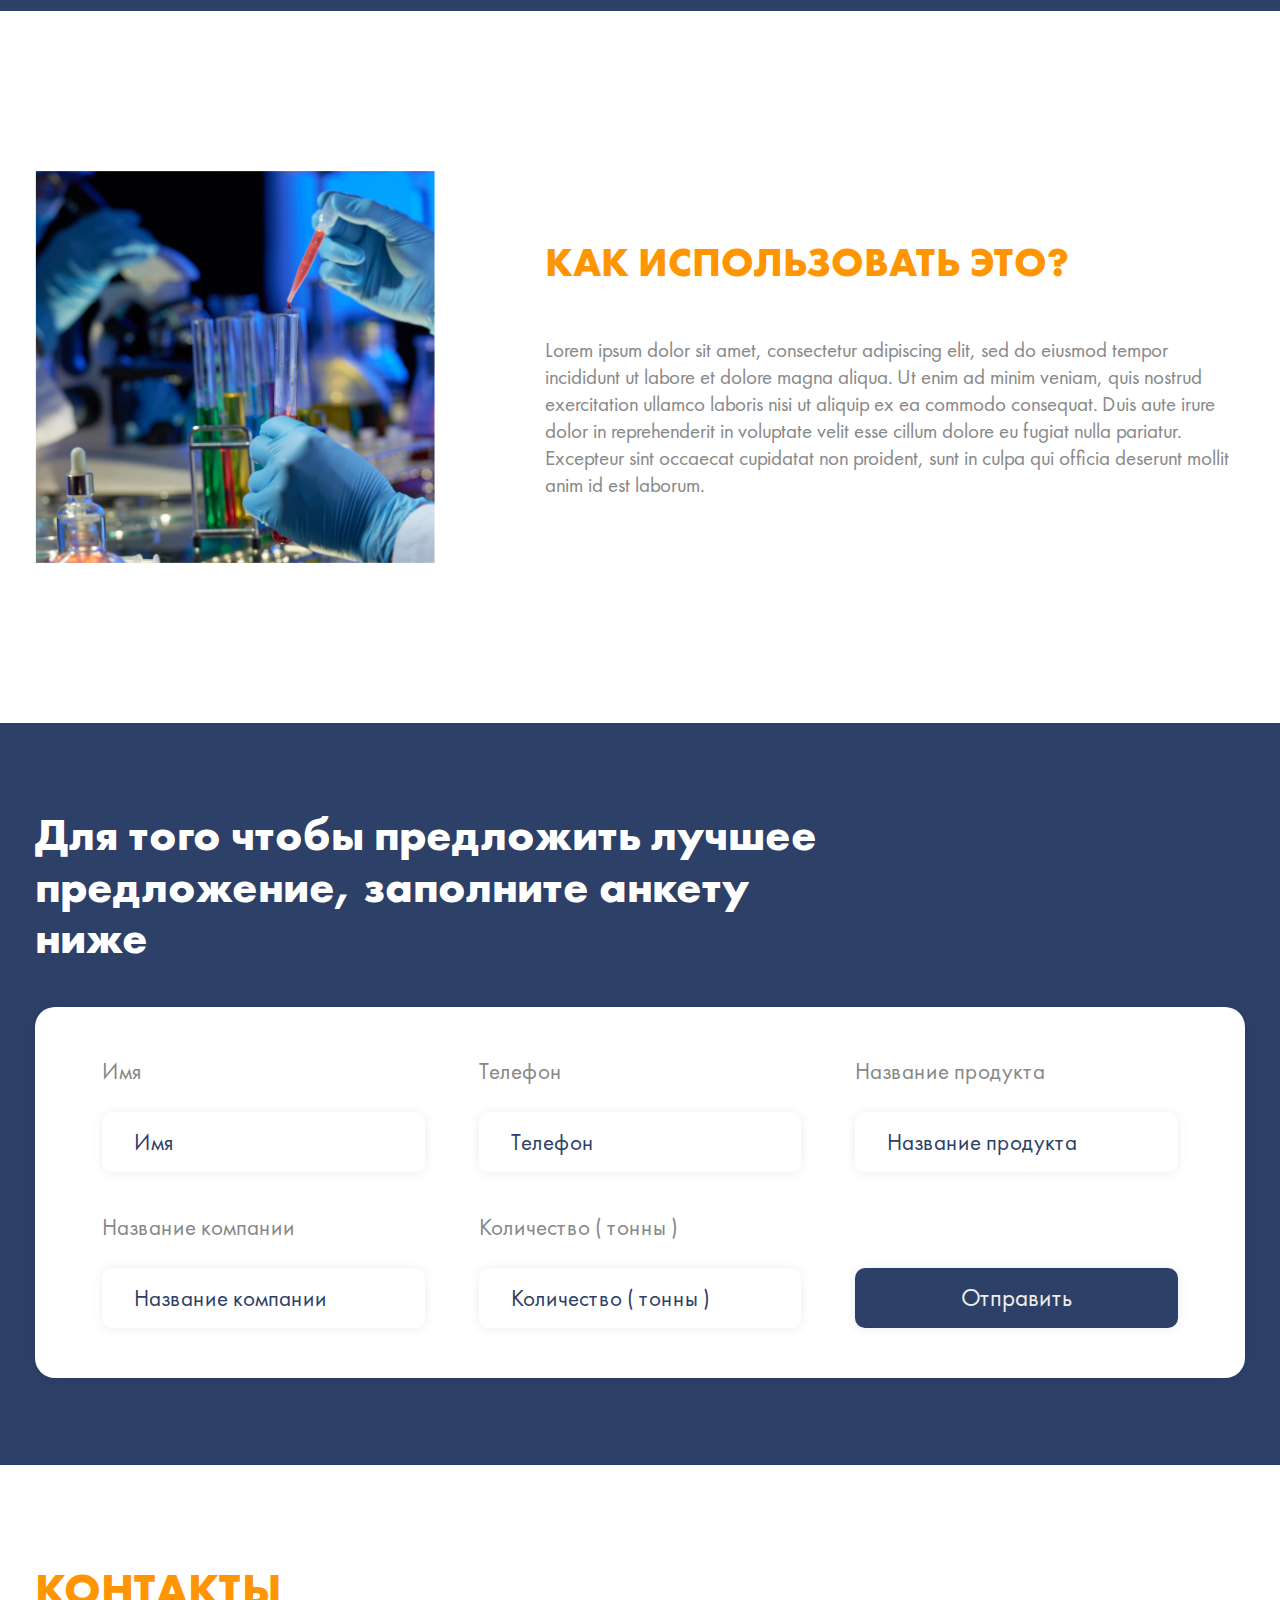
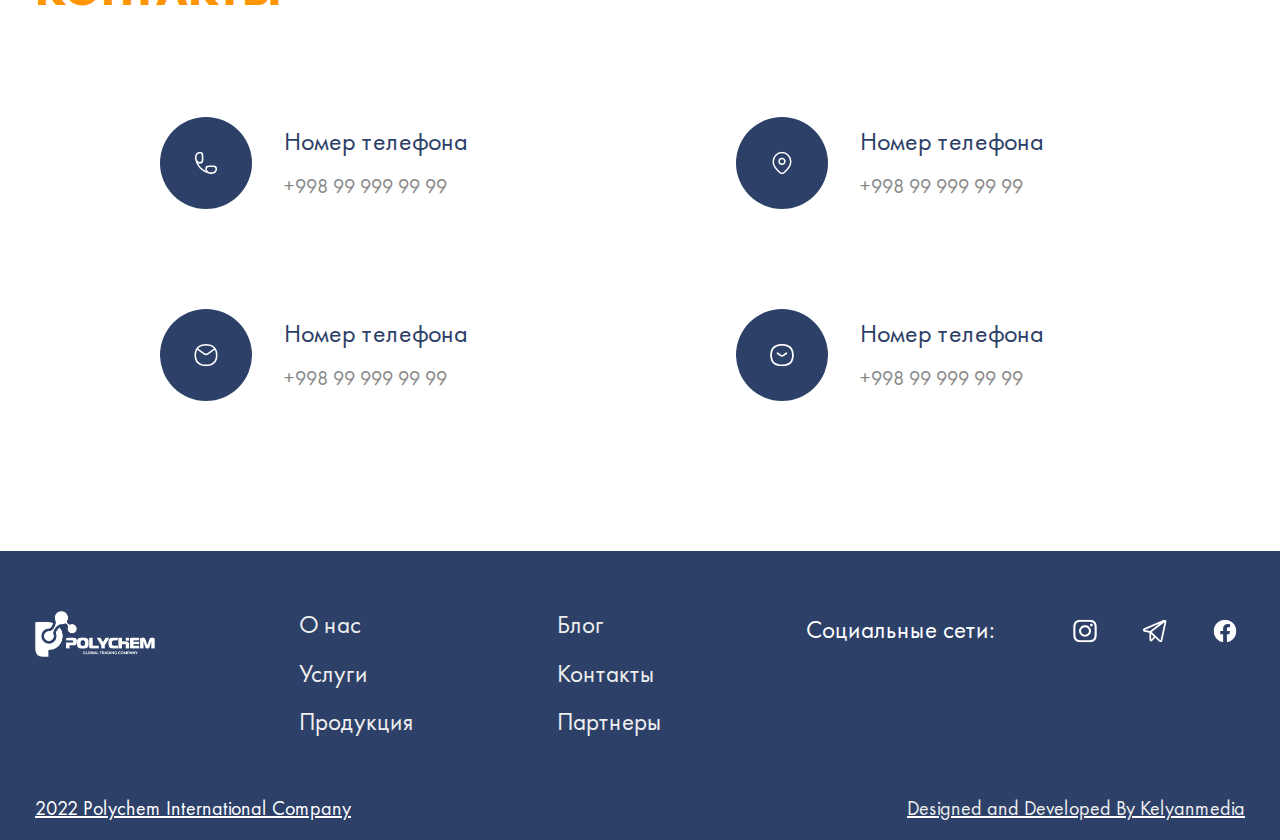
<file: chemicals.html>
<!DOCTYPE html>
<html lang="en">
<head>
	<meta charset="UTF-8">
	<meta http-equiv="X-UA-Compatible" content="IE=edge">
	<meta name="viewport" content="width=device-width, initial-scale=1.0">
	<link rel="stylesheet" href="css/style.min.css">
	<title>Главная</title>
</head>

<body>
<header class="polymers__header">
	<div class="container">
		<div class="header__main d-f ai-cen jc-sp">
	<a class="header__logo" href="../">
		<img src="img/logo.png" alt="logo">
	</a>

	<nav class="nav d-f ai-cen">
		<a href="../" class="link-animation header__link nav__item">Главная</a>
		<a href="about.html" class="link-animation header__link nav__item">О нас</a>
		<a href="directions.html" class="link-animation header__link nav__item">Наши направления</a>
		<a href="goods.html" class="link-animation header__link nav__item red-btn red-btn--sm">Продукция</a>
		<a href="partners.html"
			class="link-animation header__link nav__item nav__item--last red-btn red-btn--sm">Партнеры</a>
		<a href="news.html" class="link-animation header__link nav__item nav__item--last red-btn red-btn--sm">Новости</a>
		<a href="contact.html"
			class="link-animation header__link nav__item nav__item--last red-btn red-btn--sm">Контакты</a>

		<div class="select">
			<div class="select__header d-f ai-cen jc-cen">
				<div class="select__current"><img src="img/icons/icons.svg#russia-flag" alt="russia flag"></div>
				<svg class="select__arrow">
					<use xlink:href='img/icons/icons.svg#arrow-down-white'></use>
				</svg>
			</div>

			<div class="select__body">
				<div class="select__item"><img src="img/icons/icons.svg#russia-flag" alt="russia flag"></div>
				<div class="select-item__wood"></div>
				<div class="select__item"><img src="img/icons/icons.svg#uzbekistan-flag" alt="russia flag"></div>
				<div class="select-item__wood"></div>
				<div class="select__item"><img src="img/icons/icons.svg#usa-flag" alt="russia flag"></div>
			</div>
		</div>
	</nav>

	<input type="checkbox" id="checkbox1" class="checkbox1 visuallyHidden">
	<label class="checkbox1-label" for="checkbox1">
		<div class="hamburger hamburger1">
			<span class="bar bar1"></span>
			<span class="bar bar2"></span>
			<span class="bar bar3"></span>
			<span class="bar bar4"></span>
		</div>
	</label>
</div>
		<video class="page-header__video" src="videos/1.mp4" controls></video>
	</div>
</header>
<main class="polymers-page">
	<div class="polymers__about polymers__about--blue">
		<div class="container">
			<div class="polymers-about__main d-f ai-cen jc-sp">
				<div>
					<h2 class="polymers-about__title">Химикаты</h2>
					<p class="polymers-about__text">это содействие в управлении цепью поставок, обеспечении безопасности и
						надежности транспортных средств,
						улучшении качества и эффективности, а также в снижении воздействия на окружающую среду.</p>
					<a href="#" class="polymers-about__btn">Посмотреть всю продукцию</a>
				</div>
				<img class="polymers-about__img" src="img/polymers/polymer2/1.jpg" alt="polymer">
			</div>
		</div>
	</div>
	<div class="polymers__about">
		<div class="container">
			<div class="polymers-about__main d-f ai-cen jc-sp">
				<img class="polymers-about__img" src="img/polymers/polymer2/2.jpg" alt="polymer">
				<div>
					<h2 class="polymers-about__title polymers-about__title--orange">КАК ИСПОЛЬЗОВАТЬ
						ЭТО?</h2>
					<p class="polymers-about__text polymers-about__text--black">Lorem ipsum dolor sit amet, consectetur
						adipiscing elit, sed
						do eiusmod
						tempor
						incididunt ut labore et dolore magna aliqua. Ut enim ad minim veniam, quis nostrud exercitation
						ullamco laboris
						nisi ut aliquip ex ea commodo consequat. Duis aute irure dolor in reprehenderit in voluptate velit
						esse cillum
						dolore eu fugiat nulla pariatur. Excepteur sint occaecat cupidatat non proident, sunt in culpa qui
						officia
						deserunt mollit anim id est laborum.</a>
				</div>
			</div>
		</div>
	</div>
	<div class="form">
	<div class="container">
		<h2 class="title title--lowercase">Для того чтобы предложить лучшее
			предложение, заполните анкету
			ниже</h2>

		<form class="form__main d-f jc-sp flex-wrap">
			<div class="form__item">
				<p class="form-item__title">Имя</p>
				<input type="text" class="form-item__input" placeholder="Имя">
			</div>

			<div class="form__item">
				<p class="form-item__title">Телефон</p>
				<input type="tel" class="form-item__input" placeholder="Телефон">
			</div>

			<div class="form__item">
				<p class="form-item__title">Название продукта</p>
				<input type="text" class="form-item__input" placeholder="Название продукта">
			</div>

			<div class="form__item">
				<p class="form-item__title">Название компании</p>
				<input type="text" class="form-item__input" placeholder="Название компании">
			</div>

			<div class="form__item">
				<p class="form-item__title">Количество ( тонны )</p>
				<input type="number" class="form-item__input" placeholder="Количество ( тонны )">
			</div>

			<div class="form__item d-f ai-end">
				<button class="form-item__btn">Отправить</button>
			</div>
		</form>
	</div>
</div>
	<div class="contact">
	<div class="container">
		<h2 class="title title--orange">контакты</h2>

		<div class="contact__main d-f ai-cen jc-sp flex-wrap">
			<div class="contact__item d-f ai-cen" >
				<div class="contact__icon">
					<img class="contact__img" src="img/icons/icons.svg#tel" alt="svg">
				</div>
				<div>
					<p class="contact__title">Номер телефона</p>
					<a class="cl-gray2 fz-20" href="#">+998 99 999 99 99</a>
				</div>
			</div>

			<div class="contact__item d-f ai-cen" >
				<div class="contact__icon">
					<img class="contact__img" src="img/icons/icons.svg#location" alt="svg">
				</div>
				<div>
					<p class="contact__title">Номер телефона</p>
					<a class="cl-gray2 fz-20" href="#">+998 99 999 99 99</a>
				</div>
			</div>

			<div class="contact__item d-f ai-cen" >
				<div class="contact__icon">
					<img class="contact__img" src="img/icons/icons.svg#email" alt="svg">
				</div>
				<div>
					<p class="contact__title">Номер телефона</p>
					<a class="cl-gray2 fz-20" href="#">+998 99 999 99 99</a>
				</div>
			</div>

			<div class="contact__item d-f ai-cen" >
				<div class="contact__icon">
					<img class="contact__img" src="img/icons/icons.svg#time" alt="svg">
				</div>
				<div>
					<p class="contact__title">Номер телефона</p>
					<a class="cl-gray2 fz-20" href="#">+998 99 999 99 99</a>
				</div>
			</div>
		</div>
	</div>
</div>
</main>
	<footer class="footer">
		<div class="container">
			<div class="footer__main d-f ai-start jc-sp">
				<img class="footer__logo" src="img/logo.png" alt="logo">
				<div>
					<a class="footer__link" href="#">О нас</a>
					<a class="footer__link" href="#">Услуги</a>
					<a class="footer__link" href="#">Продукция</a>
				</div>

				<div>
					<a class="footer__link" href="#">Блог</a>
					<a class="footer__link" href="#">Контакты</a>
					<a class="footer__link" href="#">Партнеры</a>
				</div>

				<div class="d-f ai-cen">
					<p class="footer__social-text">Социальные сети:</p>
					<a class="footer-social__link" href="#"><img class="footer__svg" src="img/icons/icons.svg#instagram" alt="instagram"></a>
					<a class="footer-social__link" href="#"><img class="footer__svg" src="img/icons/icons.svg#telegramsvg" alt="instagram"></a>
					<a class="footer-social__link" href="#"><img class="footer__svg" src="img/icons/icons.svg#facebook" alt="instagram"></a>
				</div>
			</div>
			<div class="d-f ai-cen jc-sp footer__last">
				<p>2022 Polychem International Company</p>
				<a target="_blank" href="https://kelyanmedia.com/">Designed and Developed By Kelyanmedia</a>
			</div>
		</div>
	</footer>
	
	<script src="js/app.min.js"></script>
	</body>

	</html>
</file>
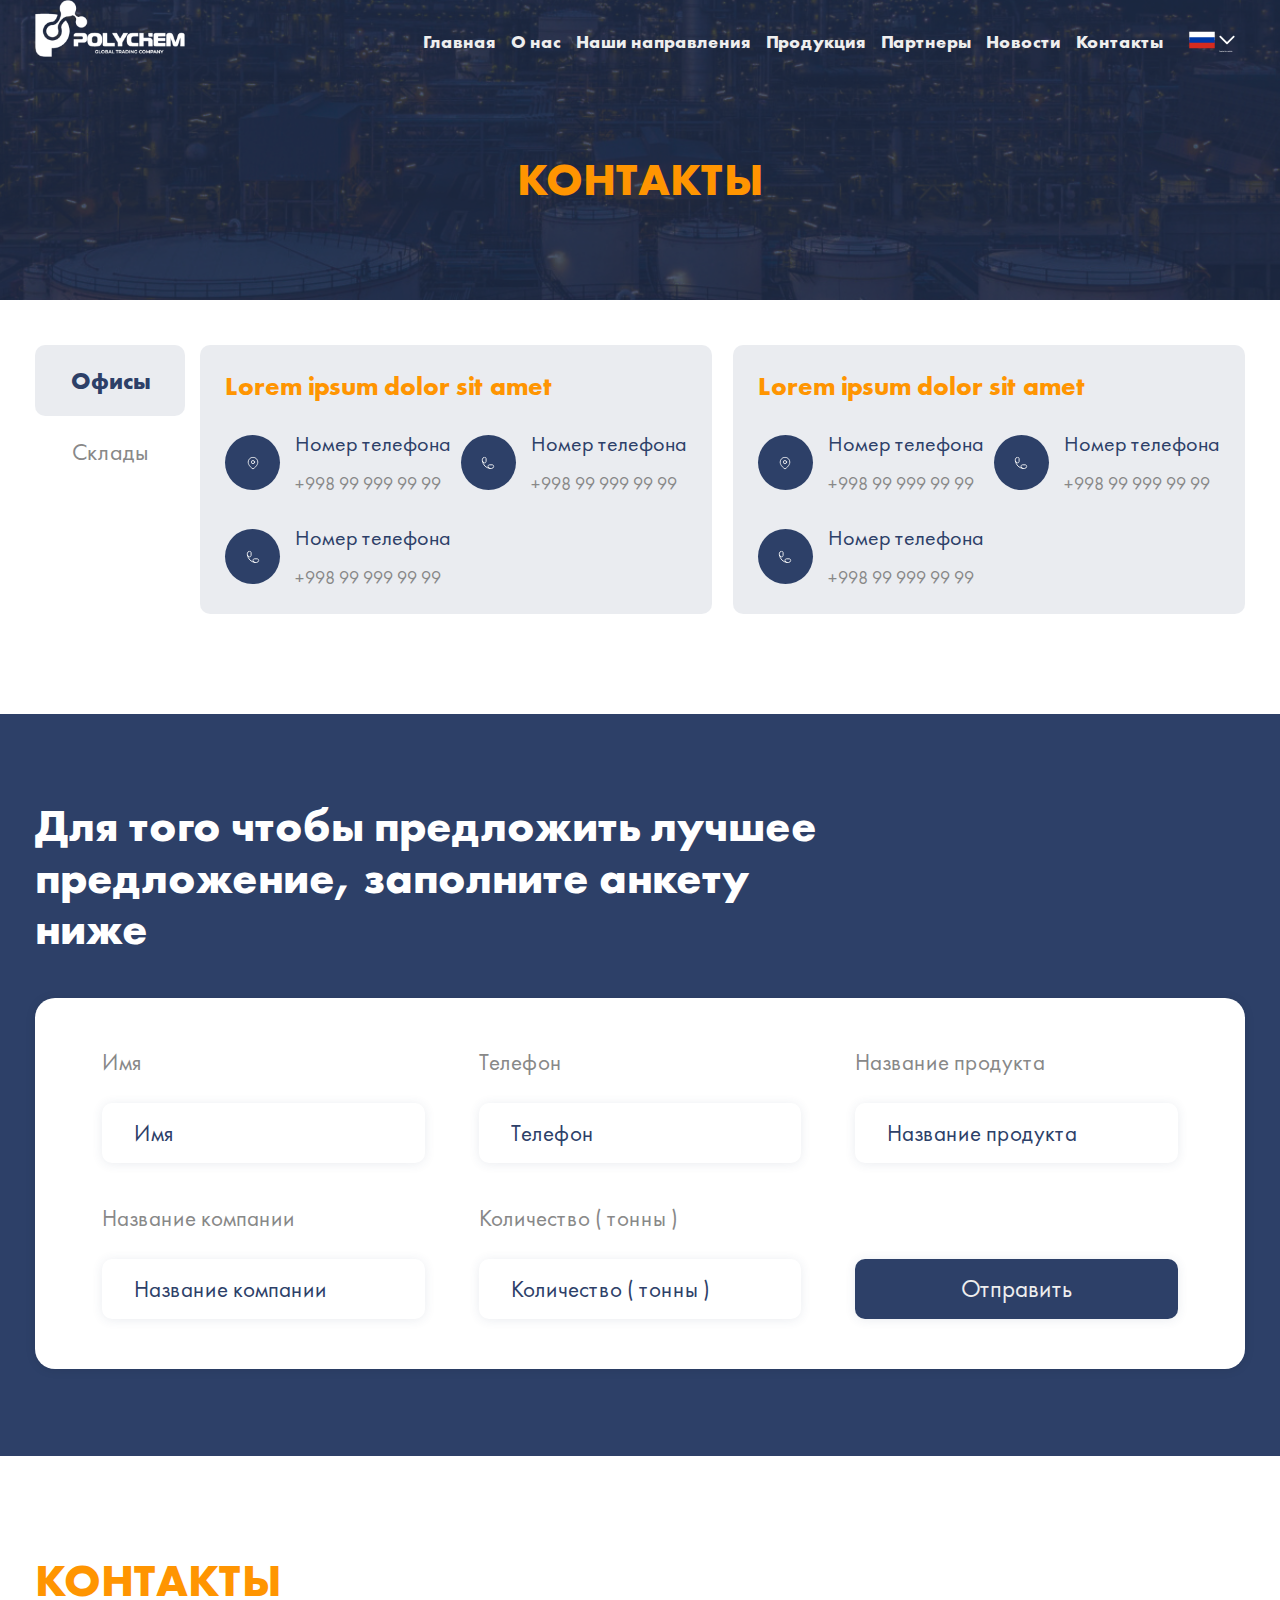
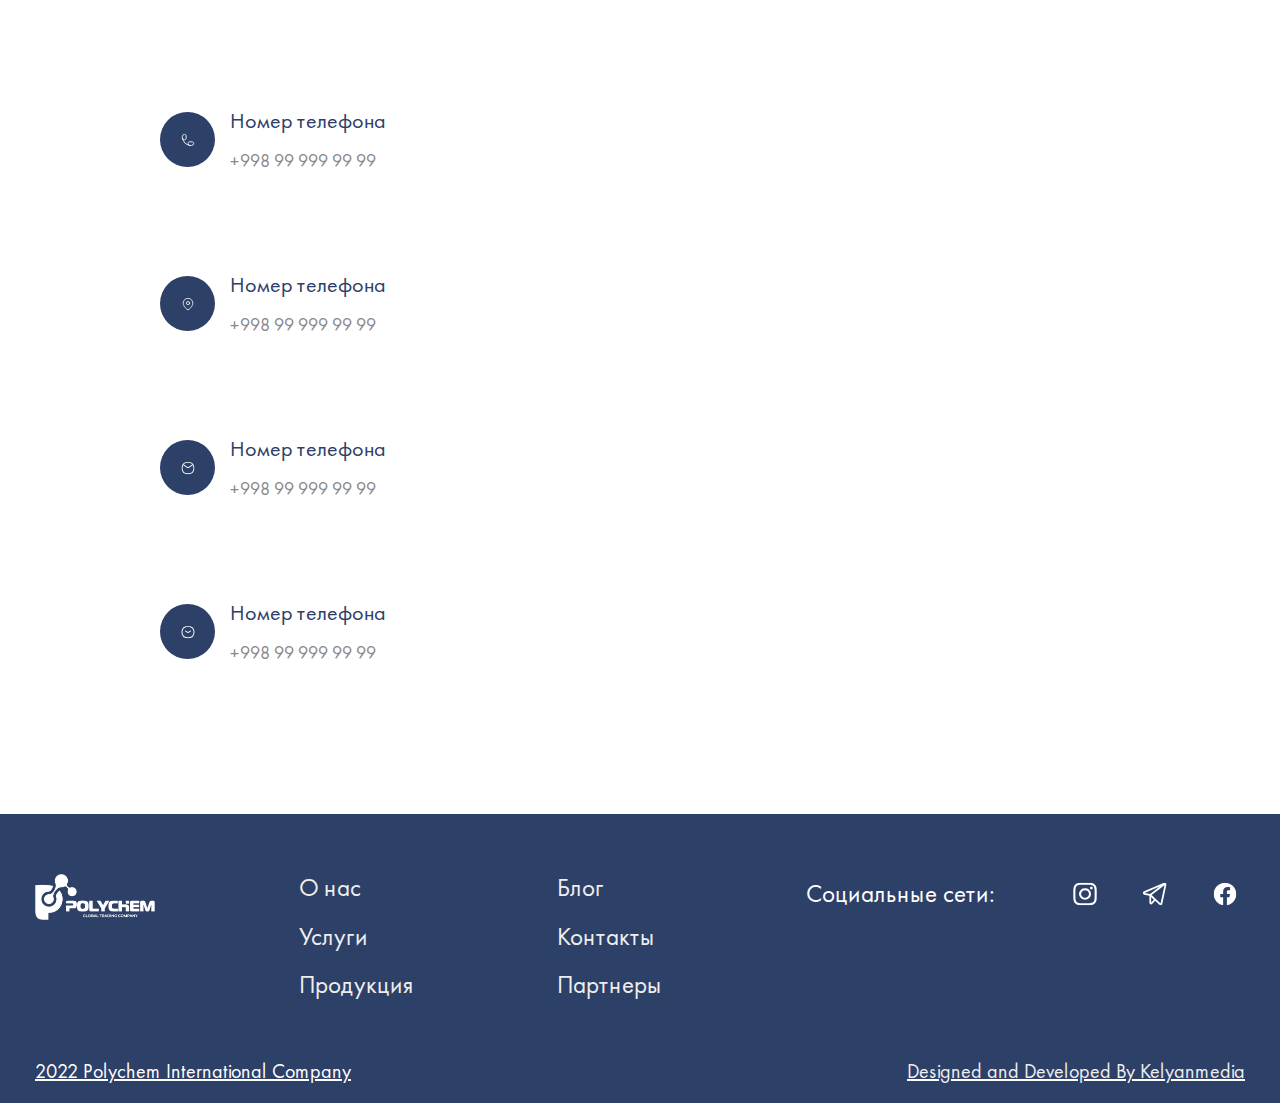
<file: contact.html>
<!DOCTYPE html>
<html lang="en">
<head>
	<meta charset="UTF-8">
	<meta http-equiv="X-UA-Compatible" content="IE=edge">
	<meta name="viewport" content="width=device-width, initial-scale=1.0">
	<link rel="stylesheet" href="css/style.min.css">
	<title>Главная</title>
</head>

<body>
<header class="page__header">
	<div class="container">
		<div class="header__main d-f ai-cen jc-sp">
	<a class="header__logo" href="../">
		<img src="img/logo.png" alt="logo">
	</a>

	<nav class="nav d-f ai-cen">
		<a href="../" class="link-animation header__link nav__item">Главная</a>
		<a href="about.html" class="link-animation header__link nav__item">О нас</a>
		<a href="directions.html" class="link-animation header__link nav__item">Наши направления</a>
		<a href="goods.html" class="link-animation header__link nav__item red-btn red-btn--sm">Продукция</a>
		<a href="partners.html"
			class="link-animation header__link nav__item nav__item--last red-btn red-btn--sm">Партнеры</a>
		<a href="news.html" class="link-animation header__link nav__item nav__item--last red-btn red-btn--sm">Новости</a>
		<a href="contact.html"
			class="link-animation header__link nav__item nav__item--last red-btn red-btn--sm">Контакты</a>

		<div class="select">
			<div class="select__header d-f ai-cen jc-cen">
				<div class="select__current"><img src="img/icons/icons.svg#russia-flag" alt="russia flag"></div>
				<svg class="select__arrow">
					<use xlink:href='img/icons/icons.svg#arrow-down-white'></use>
				</svg>
			</div>

			<div class="select__body">
				<div class="select__item"><img src="img/icons/icons.svg#russia-flag" alt="russia flag"></div>
				<div class="select-item__wood"></div>
				<div class="select__item"><img src="img/icons/icons.svg#uzbekistan-flag" alt="russia flag"></div>
				<div class="select-item__wood"></div>
				<div class="select__item"><img src="img/icons/icons.svg#usa-flag" alt="russia flag"></div>
			</div>
		</div>
	</nav>

	<input type="checkbox" id="checkbox1" class="checkbox1 visuallyHidden">
	<label class="checkbox1-label" for="checkbox1">
		<div class="hamburger hamburger1">
			<span class="bar bar1"></span>
			<span class="bar bar2"></span>
			<span class="bar bar3"></span>
			<span class="bar bar4"></span>
		</div>
	</label>
</div>
		<img class="page-header__img" src="img/banners2/1.jpg" alt="banner">
		<h1 class="page__title title--orange">контакты</h1>
	</div>
</header>
<main class="contact-page">
	<div class="container">
		<div data-tabs class="tabs d-f ai-start jc-sp">
			<nav data-tabs-titles class="tabs__navigation">
				<button data-num="0" class="tabs__title _tab-active">Офисы</button>
				<button data-num="1" class="tabs__title">Склады</button>
			</nav>
			<div data-tabs-body class="tabs__content ml-45">
				<div class="tabs__body active jc-sp">
					<div class="tabs-body__item">
						<h3 class="tabs-body-item__title">Lorem ipsum dolor sit amet</h3>

						<div class="tabs-body-item__main d-f ai-cen jc-sp flex-wrap">
							<div class="contact__item d-f ai-cen">
								<div class="contact__icon">
									<img class="contact__img" src="img/icons/icons.svg#location" alt="svg">
								</div>
								<div>
									<p class="contact__title">Номер телефона</p>
									<a class="cl-gray2 fz-20" href="#">+998 99 999 99 99</a>
								</div>
							</div>

							<div class="contact__item d-f ai-cen">
								<div class="contact__icon">
									<img class="contact__img" src="img/icons/icons.svg#tel" alt="svg">
								</div>
								<div>
									<p class="contact__title">Номер телефона</p>
									<a class="cl-gray2 fz-20" href="#">+998 99 999 99 99</a>
								</div>
							</div>

							<div class="contact__item d-f ai-cen">
								<div class="contact__icon">
									<img class="contact__img" src="img/icons/icons.svg#tel" alt="svg">
								</div>
								<div>
									<p class="contact__title">Номер телефона</p>
									<a class="cl-gray2 fz-20" href="#">+998 99 999 99 99</a>
								</div>
							</div>
						</div>
					</div>

					<div class="tabs-body__item">
						<h3 class="tabs-body-item__title">Lorem ipsum dolor sit amet</h3>

						<div class="tabs-body-item__main d-f ai-cen jc-sp flex-wrap">
							<div class="contact__item d-f ai-cen">
								<div class="contact__icon">
									<img class="contact__img" src="img/icons/icons.svg#location" alt="svg">
								</div>
								<div>
									<p class="contact__title">Номер телефона</p>
									<a class="cl-gray2 fz-20" href="#">+998 99 999 99 99</a>
								</div>
							</div>

							<div class="contact__item d-f ai-cen">
								<div class="contact__icon">
									<img class="contact__img" src="img/icons/icons.svg#tel" alt="svg">
								</div>
								<div>
									<p class="contact__title">Номер телефона</p>
									<a class="cl-gray2 fz-20" href="#">+998 99 999 99 99</a>
								</div>
							</div>

							<div class="contact__item d-f ai-cen">
								<div class="contact__icon">
									<img class="contact__img" src="img/icons/icons.svg#tel" alt="svg">
								</div>
								<div>
									<p class="contact__title">Номер телефона</p>
									<a class="cl-gray2 fz-20" href="#">+998 99 999 99 99</a>
								</div>
							</div>
						</div>
					</div>
				</div>
				<div class="tabs__body jc-sp">
					<div class="tabs-body__item">
						<h3 class="tabs-body-item__title">2Lorem ipsum dolor sit amet</h3>

						<div class="tabs-body-item__main d-f ai-cen jc-sp flex-wrap">
							<div class="contact__item d-f ai-cen">
								<div class="contact__icon">
									<img class="contact__img" src="img/icons/icons.svg#location" alt="svg">
								</div>
								<div>
									<p class="contact__title">Номер телефона</p>
									<a class="cl-gray2 fz-20" href="#">+998 99 999 99 99</a>
								</div>
							</div>

							<div class="contact__item d-f ai-cen">
								<div class="contact__icon">
									<img class="contact__img" src="img/icons/icons.svg#tel" alt="svg">
								</div>
								<div>
									<p class="contact__title">Номер телефона</p>
									<a class="cl-gray2 fz-20" href="#">+998 99 999 99 99</a>
								</div>
							</div>

							<div class="contact__item d-f ai-cen">
								<div class="contact__icon">
									<img class="contact__img" src="img/icons/icons.svg#tel" alt="svg">
								</div>
								<div>
									<p class="contact__title">Номер телефона</p>
									<a class="cl-gray2 fz-20" href="#">+998 99 999 99 99</a>
								</div>
							</div>
						</div>
					</div>

					<div class="tabs-body__item">
						<h3 class="tabs-body-item__title">Lorem ipsum dolor sit amet</h3>

						<div class="tabs-body-item__main d-f ai-cen jc-sp flex-wrap">
							<div class="contact__item d-f ai-cen">
								<div class="contact__icon">
									<img class="contact__img" src="img/icons/icons.svg#location" alt="svg">
								</div>
								<div>
									<p class="contact__title">Номер телефона</p>
									<a class="cl-gray2 fz-20" href="#">+998 99 999 99 99</a>
								</div>
							</div>

							<div class="contact__item d-f ai-cen">
								<div class="contact__icon">
									<img class="contact__img" src="img/icons/icons.svg#tel" alt="svg">
								</div>
								<div>
									<p class="contact__title">Номер телефона</p>
									<a class="cl-gray2 fz-20" href="#">+998 99 999 99 99</a>
								</div>
							</div>

							<div class="contact__item d-f ai-cen">
								<div class="contact__icon">
									<img class="contact__img" src="img/icons/icons.svg#tel" alt="svg">
								</div>
								<div>
									<p class="contact__title">Номер телефона</p>
									<a class="cl-gray2 fz-20" href="#">+998 99 999 99 99</a>
								</div>
							</div>
						</div>
					</div>
				</div>
			</div>
		</div>
	</div>

	<div class="form">
	<div class="container">
		<h2 class="title title--lowercase">Для того чтобы предложить лучшее
			предложение, заполните анкету
			ниже</h2>

		<form class="form__main d-f jc-sp flex-wrap">
			<div class="form__item">
				<p class="form-item__title">Имя</p>
				<input type="text" class="form-item__input" placeholder="Имя">
			</div>

			<div class="form__item">
				<p class="form-item__title">Телефон</p>
				<input type="tel" class="form-item__input" placeholder="Телефон">
			</div>

			<div class="form__item">
				<p class="form-item__title">Название продукта</p>
				<input type="text" class="form-item__input" placeholder="Название продукта">
			</div>

			<div class="form__item">
				<p class="form-item__title">Название компании</p>
				<input type="text" class="form-item__input" placeholder="Название компании">
			</div>

			<div class="form__item">
				<p class="form-item__title">Количество ( тонны )</p>
				<input type="number" class="form-item__input" placeholder="Количество ( тонны )">
			</div>

			<div class="form__item d-f ai-end">
				<button class="form-item__btn">Отправить</button>
			</div>
		</form>
	</div>
</div>
	<div class="contact">
	<div class="container">
		<h2 class="title title--orange">контакты</h2>

		<div class="contact__main d-f ai-cen jc-sp flex-wrap">
			<div class="contact__item d-f ai-cen" >
				<div class="contact__icon">
					<img class="contact__img" src="img/icons/icons.svg#tel" alt="svg">
				</div>
				<div>
					<p class="contact__title">Номер телефона</p>
					<a class="cl-gray2 fz-20" href="#">+998 99 999 99 99</a>
				</div>
			</div>

			<div class="contact__item d-f ai-cen" >
				<div class="contact__icon">
					<img class="contact__img" src="img/icons/icons.svg#location" alt="svg">
				</div>
				<div>
					<p class="contact__title">Номер телефона</p>
					<a class="cl-gray2 fz-20" href="#">+998 99 999 99 99</a>
				</div>
			</div>

			<div class="contact__item d-f ai-cen" >
				<div class="contact__icon">
					<img class="contact__img" src="img/icons/icons.svg#email" alt="svg">
				</div>
				<div>
					<p class="contact__title">Номер телефона</p>
					<a class="cl-gray2 fz-20" href="#">+998 99 999 99 99</a>
				</div>
			</div>

			<div class="contact__item d-f ai-cen" >
				<div class="contact__icon">
					<img class="contact__img" src="img/icons/icons.svg#time" alt="svg">
				</div>
				<div>
					<p class="contact__title">Номер телефона</p>
					<a class="cl-gray2 fz-20" href="#">+998 99 999 99 99</a>
				</div>
			</div>
		</div>
	</div>
</div>
</main>
	<footer class="footer">
		<div class="container">
			<div class="footer__main d-f ai-start jc-sp">
				<img class="footer__logo" src="img/logo.png" alt="logo">
				<div>
					<a class="footer__link" href="#">О нас</a>
					<a class="footer__link" href="#">Услуги</a>
					<a class="footer__link" href="#">Продукция</a>
				</div>

				<div>
					<a class="footer__link" href="#">Блог</a>
					<a class="footer__link" href="#">Контакты</a>
					<a class="footer__link" href="#">Партнеры</a>
				</div>

				<div class="d-f ai-cen">
					<p class="footer__social-text">Социальные сети:</p>
					<a class="footer-social__link" href="#"><img class="footer__svg" src="img/icons/icons.svg#instagram" alt="instagram"></a>
					<a class="footer-social__link" href="#"><img class="footer__svg" src="img/icons/icons.svg#telegramsvg" alt="instagram"></a>
					<a class="footer-social__link" href="#"><img class="footer__svg" src="img/icons/icons.svg#facebook" alt="instagram"></a>
				</div>
			</div>
			<div class="d-f ai-cen jc-sp footer__last">
				<p>2022 Polychem International Company</p>
				<a target="_blank" href="https://kelyanmedia.com/">Designed and Developed By Kelyanmedia</a>
			</div>
		</div>
	</footer>
	
	<script src="js/app.min.js"></script>
	</body>

	</html>
</file>
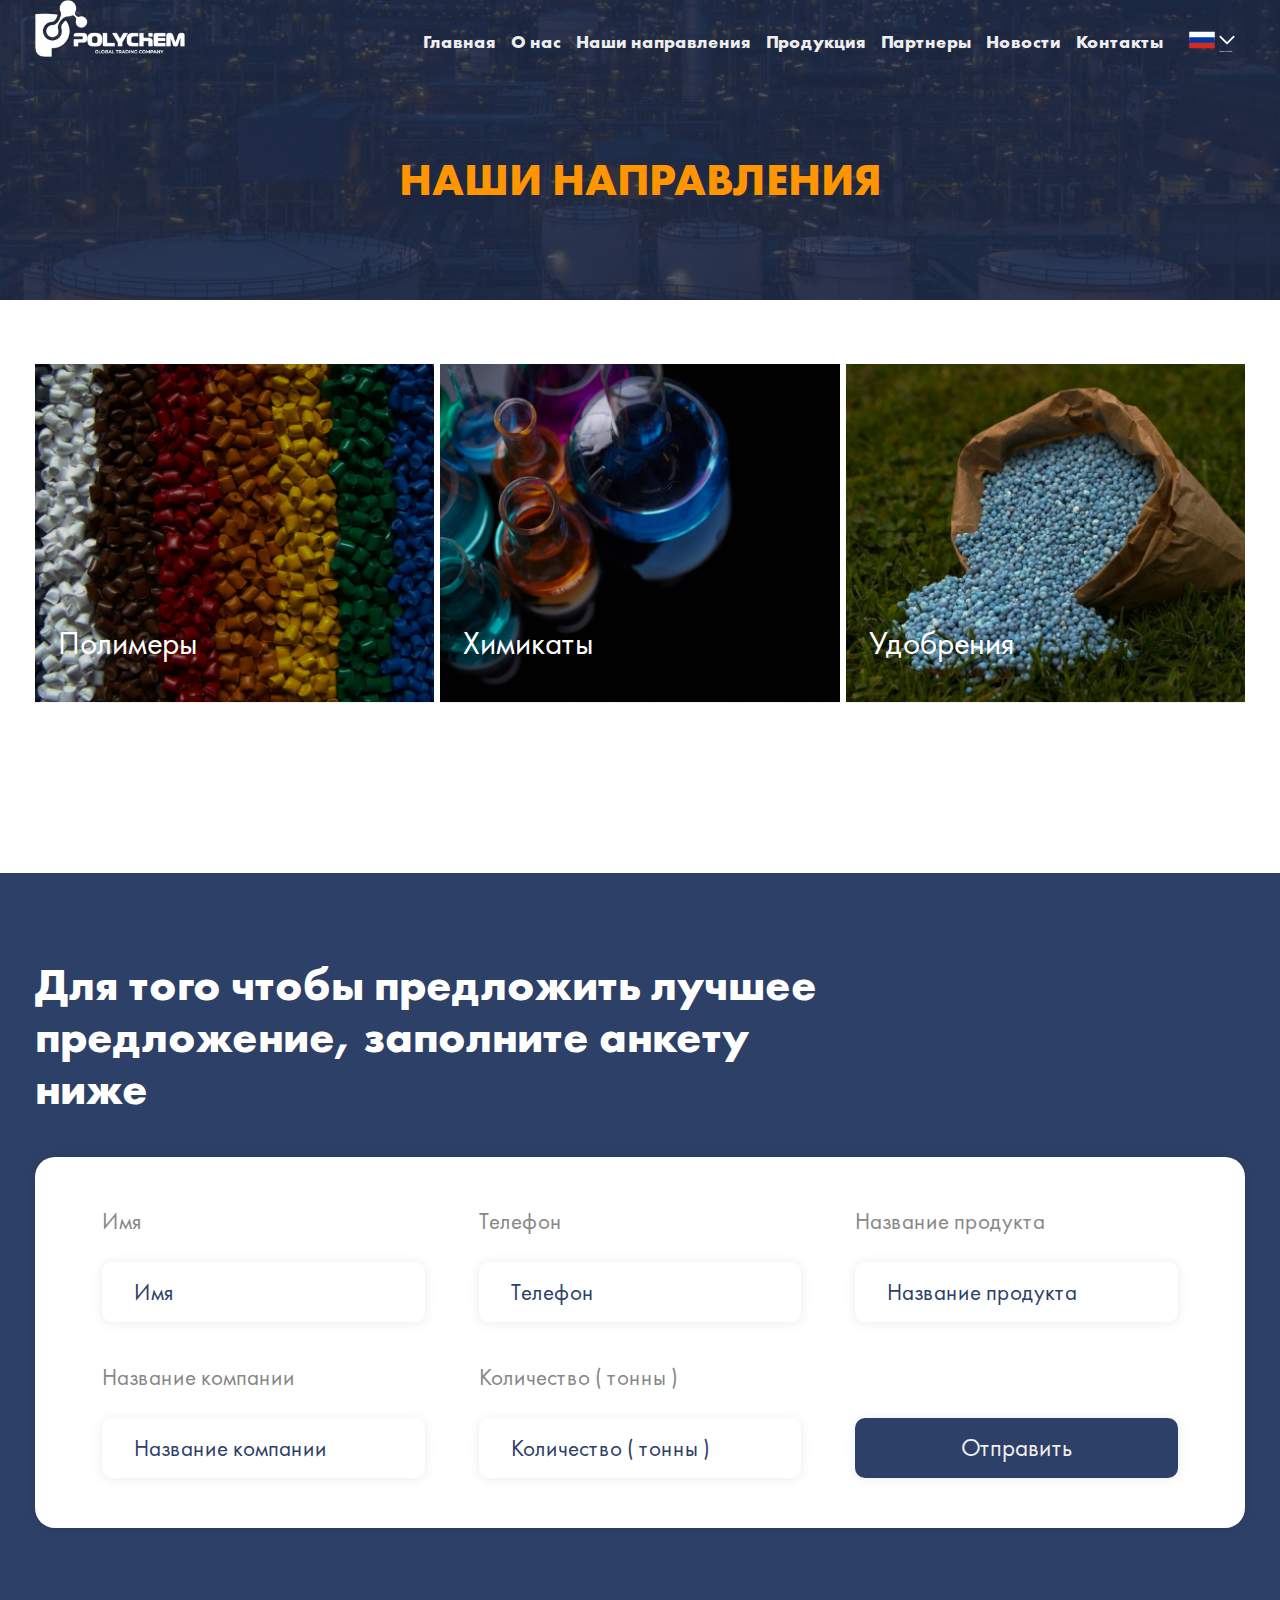
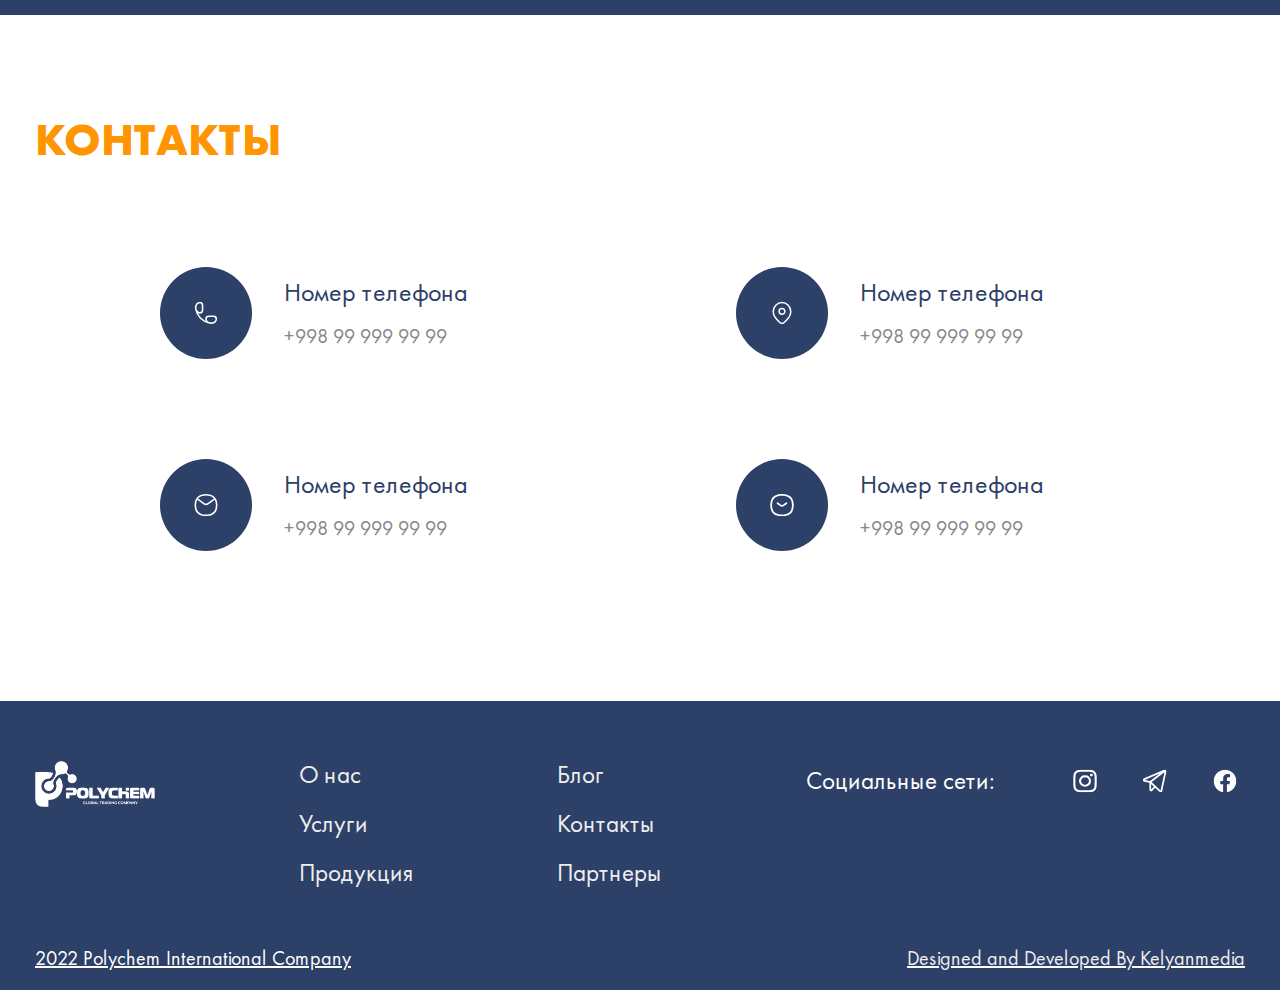
<file: directions.html>
<!DOCTYPE html>
<html lang="en">
<head>
	<meta charset="UTF-8">
	<meta http-equiv="X-UA-Compatible" content="IE=edge">
	<meta name="viewport" content="width=device-width, initial-scale=1.0">
	<link rel="stylesheet" href="css/style.min.css">
	<title>Главная</title>
</head>

<body>
<header class="page__header">
	<div class="container">
		<div class="header__main d-f ai-cen jc-sp">
	<a class="header__logo" href="../">
		<img src="img/logo.png" alt="logo">
	</a>

	<nav class="nav d-f ai-cen">
		<a href="../" class="link-animation header__link nav__item">Главная</a>
		<a href="about.html" class="link-animation header__link nav__item">О нас</a>
		<a href="directions.html" class="link-animation header__link nav__item">Наши направления</a>
		<a href="goods.html" class="link-animation header__link nav__item red-btn red-btn--sm">Продукция</a>
		<a href="partners.html"
			class="link-animation header__link nav__item nav__item--last red-btn red-btn--sm">Партнеры</a>
		<a href="news.html" class="link-animation header__link nav__item nav__item--last red-btn red-btn--sm">Новости</a>
		<a href="contact.html"
			class="link-animation header__link nav__item nav__item--last red-btn red-btn--sm">Контакты</a>

		<div class="select">
			<div class="select__header d-f ai-cen jc-cen">
				<div class="select__current"><img src="img/icons/icons.svg#russia-flag" alt="russia flag"></div>
				<svg class="select__arrow">
					<use xlink:href='img/icons/icons.svg#arrow-down-white'></use>
				</svg>
			</div>

			<div class="select__body">
				<div class="select__item"><img src="img/icons/icons.svg#russia-flag" alt="russia flag"></div>
				<div class="select-item__wood"></div>
				<div class="select__item"><img src="img/icons/icons.svg#uzbekistan-flag" alt="russia flag"></div>
				<div class="select-item__wood"></div>
				<div class="select__item"><img src="img/icons/icons.svg#usa-flag" alt="russia flag"></div>
			</div>
		</div>
	</nav>

	<input type="checkbox" id="checkbox1" class="checkbox1 visuallyHidden">
	<label class="checkbox1-label" for="checkbox1">
		<div class="hamburger hamburger1">
			<span class="bar bar1"></span>
			<span class="bar bar2"></span>
			<span class="bar bar3"></span>
			<span class="bar bar4"></span>
		</div>
	</label>
</div>
		<img class="page-header__img" src="img/banners2/1.jpg" alt="banner">
		<h1 class="page__title title--orange">наши направления</h1>
	</div>
</header>
<main class="directions-page">
	<div class="directions">
		<div class="container">
			<div class="directions__main d-f jc-sp">
				<a href="polymers.html" class="directions__item">
					<img src="img/directions1.jpg" alt="directions 1">
					<p>Полимеры</p>
				</a>
				<a href="chemicals.html" class="directions__item">
					<img src="img/directions2.jpg" alt="directions 1">
					<p>Химикаты</p>
				</a>
				<a href="fertilizers.html" class="directions__item">
					<img src="img/directions3.jpg" alt="directions 1">
					<p>Удобрения</p>
				</a>
			</div>
		</div>
	</div>
	<div class="form">
	<div class="container">
		<h2 class="title title--lowercase">Для того чтобы предложить лучшее
			предложение, заполните анкету
			ниже</h2>

		<form class="form__main d-f jc-sp flex-wrap">
			<div class="form__item">
				<p class="form-item__title">Имя</p>
				<input type="text" class="form-item__input" placeholder="Имя">
			</div>

			<div class="form__item">
				<p class="form-item__title">Телефон</p>
				<input type="tel" class="form-item__input" placeholder="Телефон">
			</div>

			<div class="form__item">
				<p class="form-item__title">Название продукта</p>
				<input type="text" class="form-item__input" placeholder="Название продукта">
			</div>

			<div class="form__item">
				<p class="form-item__title">Название компании</p>
				<input type="text" class="form-item__input" placeholder="Название компании">
			</div>

			<div class="form__item">
				<p class="form-item__title">Количество ( тонны )</p>
				<input type="number" class="form-item__input" placeholder="Количество ( тонны )">
			</div>

			<div class="form__item d-f ai-end">
				<button class="form-item__btn">Отправить</button>
			</div>
		</form>
	</div>
</div>
	<div class="contact">
	<div class="container">
		<h2 class="title title--orange">контакты</h2>

		<div class="contact__main d-f ai-cen jc-sp flex-wrap">
			<div class="contact__item d-f ai-cen" >
				<div class="contact__icon">
					<img class="contact__img" src="img/icons/icons.svg#tel" alt="svg">
				</div>
				<div>
					<p class="contact__title">Номер телефона</p>
					<a class="cl-gray2 fz-20" href="#">+998 99 999 99 99</a>
				</div>
			</div>

			<div class="contact__item d-f ai-cen" >
				<div class="contact__icon">
					<img class="contact__img" src="img/icons/icons.svg#location" alt="svg">
				</div>
				<div>
					<p class="contact__title">Номер телефона</p>
					<a class="cl-gray2 fz-20" href="#">+998 99 999 99 99</a>
				</div>
			</div>

			<div class="contact__item d-f ai-cen" >
				<div class="contact__icon">
					<img class="contact__img" src="img/icons/icons.svg#email" alt="svg">
				</div>
				<div>
					<p class="contact__title">Номер телефона</p>
					<a class="cl-gray2 fz-20" href="#">+998 99 999 99 99</a>
				</div>
			</div>

			<div class="contact__item d-f ai-cen" >
				<div class="contact__icon">
					<img class="contact__img" src="img/icons/icons.svg#time" alt="svg">
				</div>
				<div>
					<p class="contact__title">Номер телефона</p>
					<a class="cl-gray2 fz-20" href="#">+998 99 999 99 99</a>
				</div>
			</div>
		</div>
	</div>
</div>
</main>
	<footer class="footer">
		<div class="container">
			<div class="footer__main d-f ai-start jc-sp">
				<img class="footer__logo" src="img/logo.png" alt="logo">
				<div>
					<a class="footer__link" href="#">О нас</a>
					<a class="footer__link" href="#">Услуги</a>
					<a class="footer__link" href="#">Продукция</a>
				</div>

				<div>
					<a class="footer__link" href="#">Блог</a>
					<a class="footer__link" href="#">Контакты</a>
					<a class="footer__link" href="#">Партнеры</a>
				</div>

				<div class="d-f ai-cen">
					<p class="footer__social-text">Социальные сети:</p>
					<a class="footer-social__link" href="#"><img class="footer__svg" src="img/icons/icons.svg#instagram" alt="instagram"></a>
					<a class="footer-social__link" href="#"><img class="footer__svg" src="img/icons/icons.svg#telegramsvg" alt="instagram"></a>
					<a class="footer-social__link" href="#"><img class="footer__svg" src="img/icons/icons.svg#facebook" alt="instagram"></a>
				</div>
			</div>
			<div class="d-f ai-cen jc-sp footer__last">
				<p>2022 Polychem International Company</p>
				<a target="_blank" href="https://kelyanmedia.com/">Designed and Developed By Kelyanmedia</a>
			</div>
		</div>
	</footer>
	
	<script src="js/app.min.js"></script>
	</body>

	</html>
</file>
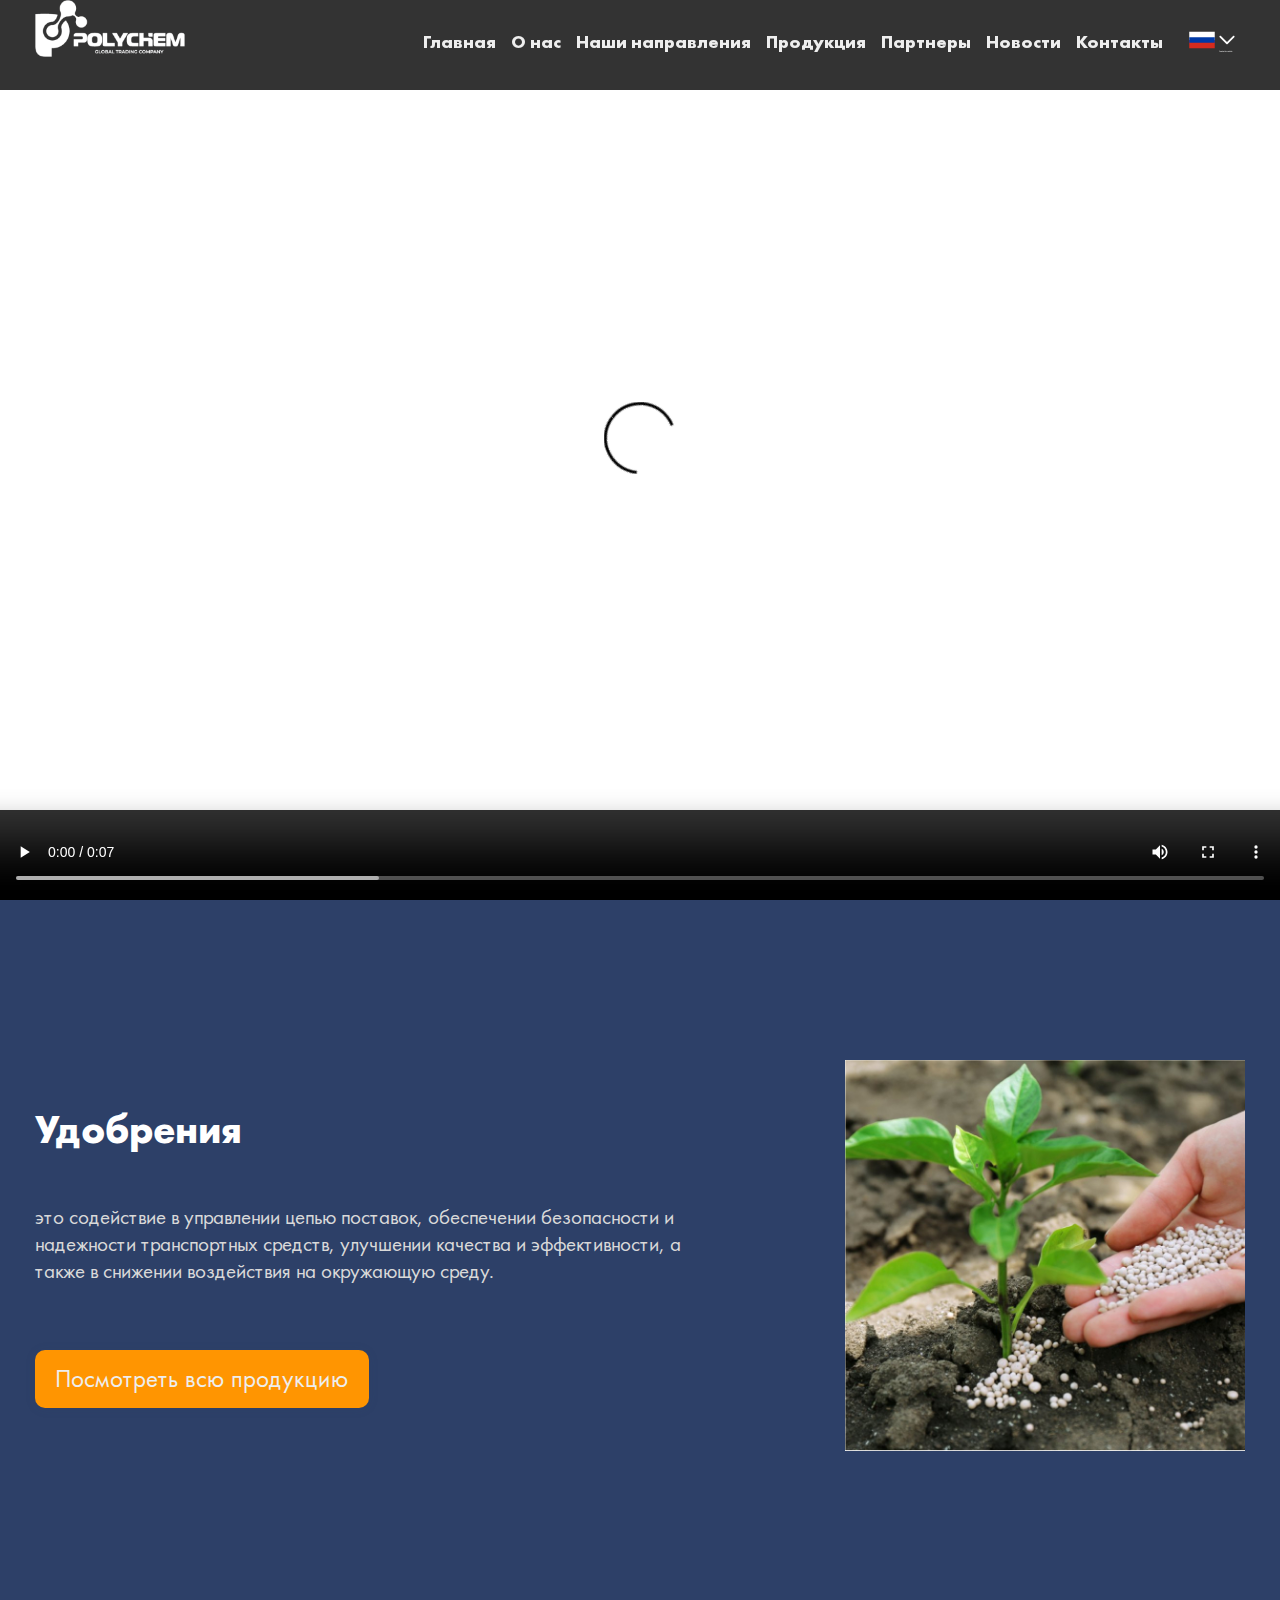
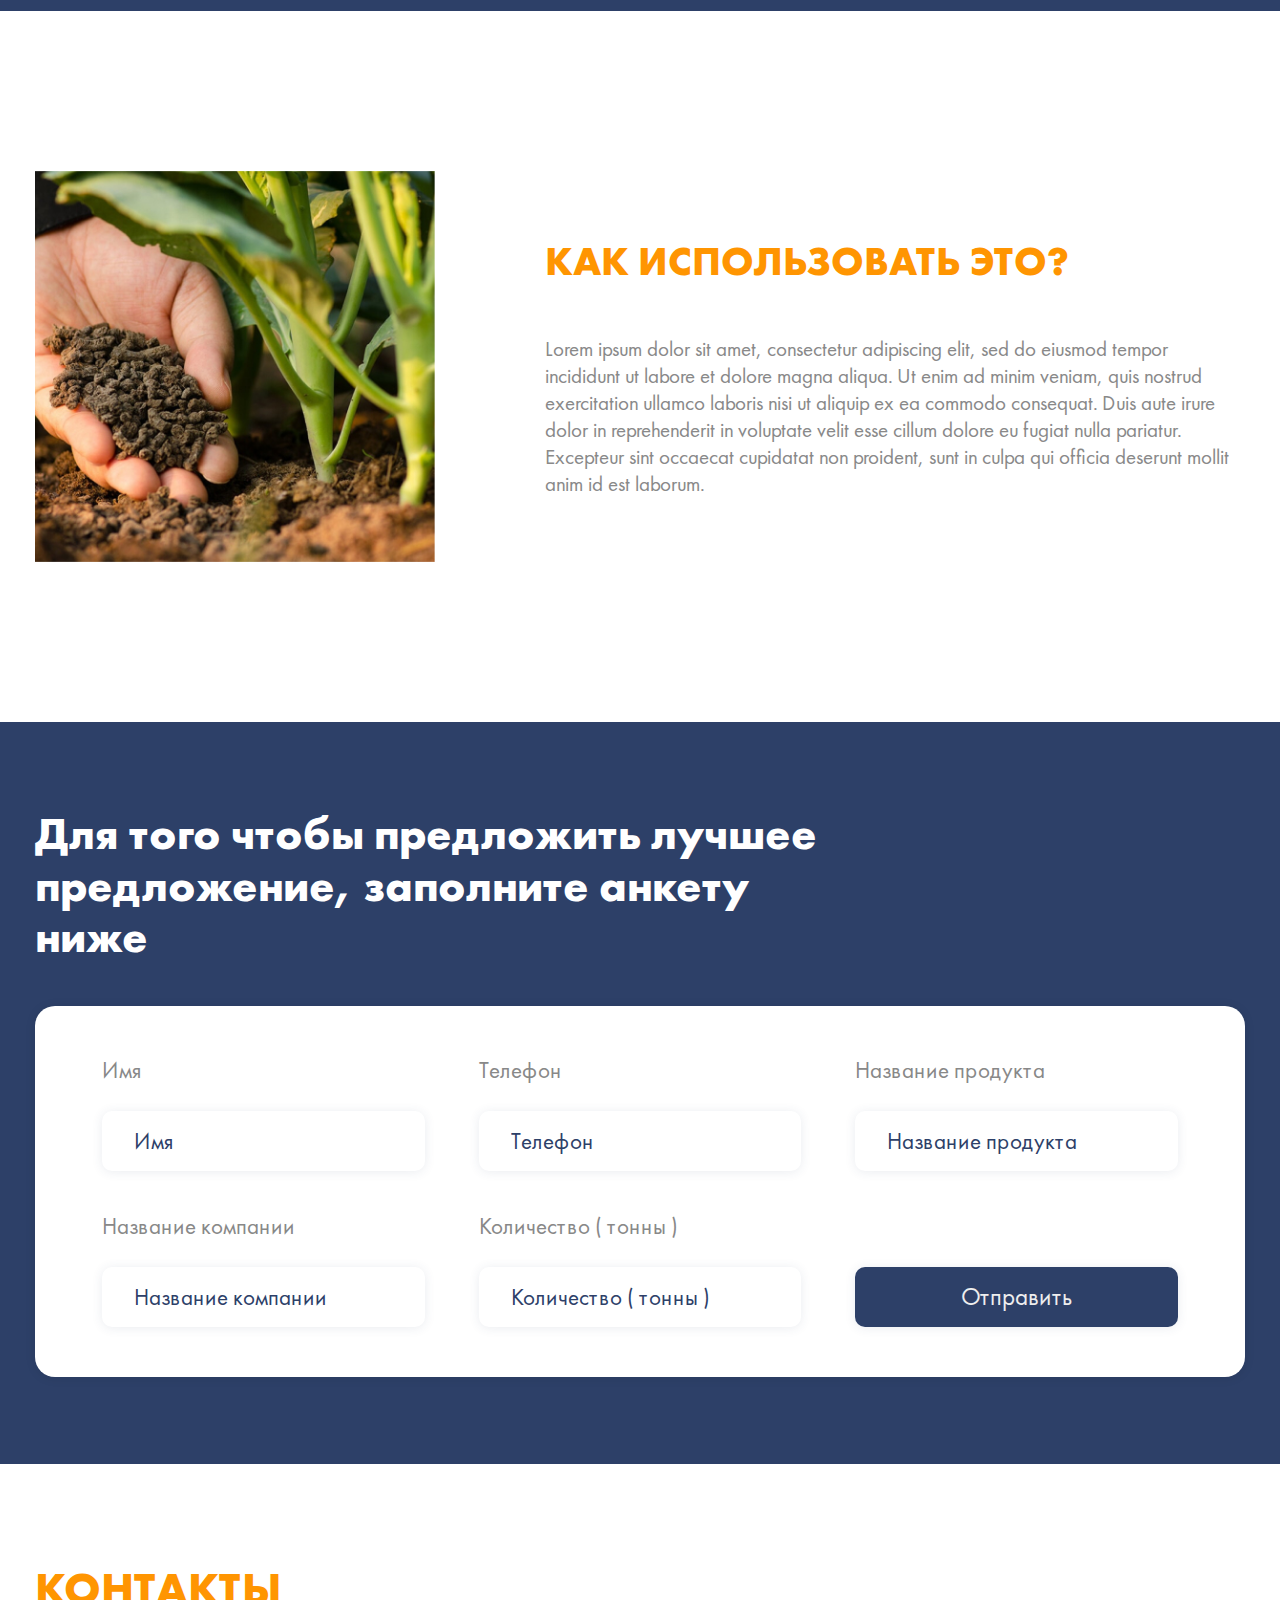
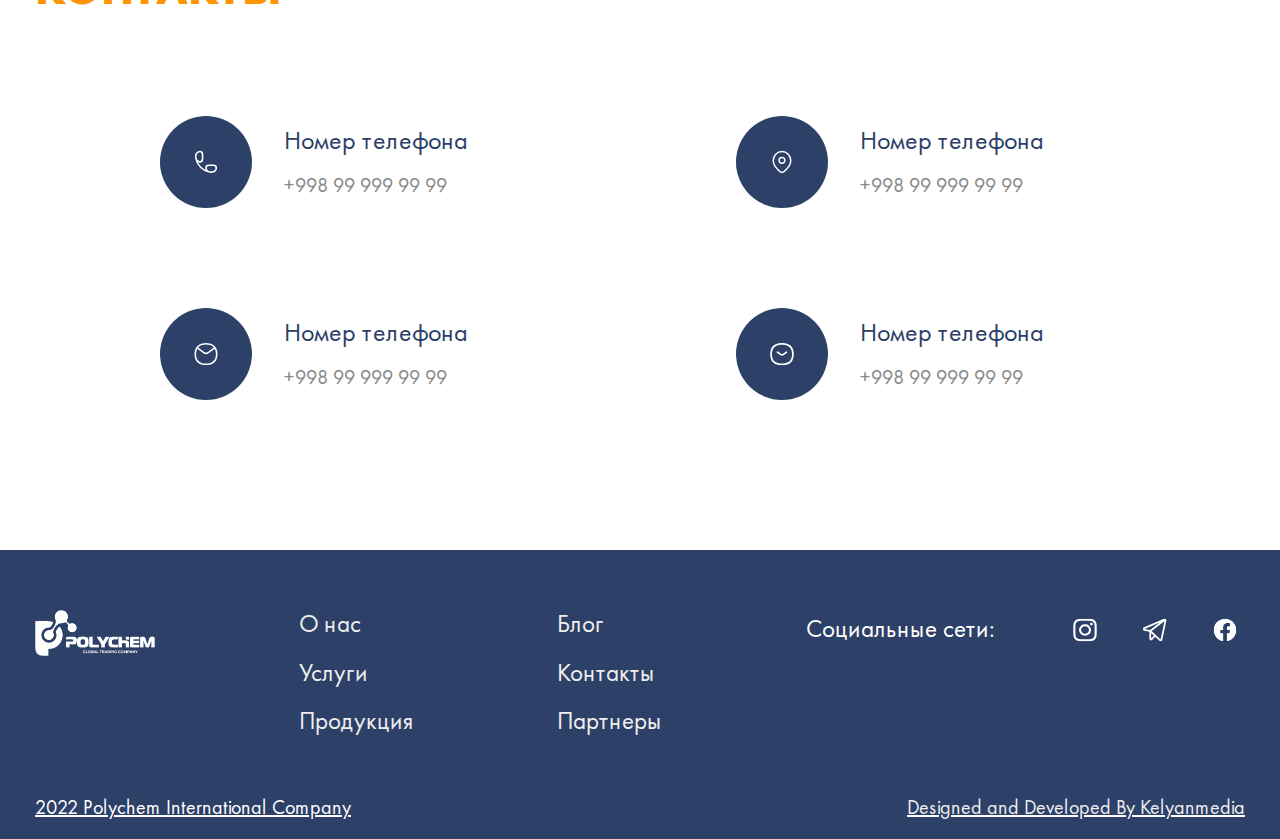
<file: fertilizers.html>
<!DOCTYPE html>
<html lang="en">
<head>
	<meta charset="UTF-8">
	<meta http-equiv="X-UA-Compatible" content="IE=edge">
	<meta name="viewport" content="width=device-width, initial-scale=1.0">
	<link rel="stylesheet" href="css/style.min.css">
	<title>Главная</title>
</head>

<body>
<header class="polymers__header">
	<div class="container">
		<div class="header__main d-f ai-cen jc-sp">
	<a class="header__logo" href="../">
		<img src="img/logo.png" alt="logo">
	</a>

	<nav class="nav d-f ai-cen">
		<a href="../" class="link-animation header__link nav__item">Главная</a>
		<a href="about.html" class="link-animation header__link nav__item">О нас</a>
		<a href="directions.html" class="link-animation header__link nav__item">Наши направления</a>
		<a href="goods.html" class="link-animation header__link nav__item red-btn red-btn--sm">Продукция</a>
		<a href="partners.html"
			class="link-animation header__link nav__item nav__item--last red-btn red-btn--sm">Партнеры</a>
		<a href="news.html" class="link-animation header__link nav__item nav__item--last red-btn red-btn--sm">Новости</a>
		<a href="contact.html"
			class="link-animation header__link nav__item nav__item--last red-btn red-btn--sm">Контакты</a>

		<div class="select">
			<div class="select__header d-f ai-cen jc-cen">
				<div class="select__current"><img src="img/icons/icons.svg#russia-flag" alt="russia flag"></div>
				<svg class="select__arrow">
					<use xlink:href='img/icons/icons.svg#arrow-down-white'></use>
				</svg>
			</div>

			<div class="select__body">
				<div class="select__item"><img src="img/icons/icons.svg#russia-flag" alt="russia flag"></div>
				<div class="select-item__wood"></div>
				<div class="select__item"><img src="img/icons/icons.svg#uzbekistan-flag" alt="russia flag"></div>
				<div class="select-item__wood"></div>
				<div class="select__item"><img src="img/icons/icons.svg#usa-flag" alt="russia flag"></div>
			</div>
		</div>
	</nav>

	<input type="checkbox" id="checkbox1" class="checkbox1 visuallyHidden">
	<label class="checkbox1-label" for="checkbox1">
		<div class="hamburger hamburger1">
			<span class="bar bar1"></span>
			<span class="bar bar2"></span>
			<span class="bar bar3"></span>
			<span class="bar bar4"></span>
		</div>
	</label>
</div>
		<video class="page-header__video" src="videos/1.mp4" controls></video>
	</div>
</header>
<main class="polymers-page">
	<div class="polymers__about polymers__about--blue">
		<div class="container">
			<div class="polymers-about__main d-f ai-cen jc-sp">
				<div>
					<h2 class="polymers-about__title">Удобрения</h2>
					<p class="polymers-about__text">это содействие в управлении цепью поставок, обеспечении безопасности и
						надежности транспортных средств,
						улучшении качества и эффективности, а также в снижении воздействия на окружающую среду.</p>
					<a href="#" class="polymers-about__btn">Посмотреть всю продукцию</a>
				</div>
				<img class="polymers-about__img" src="img/polymers/polymer3/1.jpg" alt="polymer">
			</div>
		</div>
	</div>
	<div class="polymers__about">
		<div class="container">
			<div class="polymers-about__main d-f ai-cen jc-sp">
				<img class="polymers-about__img" src="img/polymers/polymer3/2.jpg" alt="polymer">
				<div>
					<h2 class="polymers-about__title polymers-about__title--orange">КАК ИСПОЛЬЗОВАТЬ
						ЭТО?</h2>
					<p class="polymers-about__text polymers-about__text--black">Lorem ipsum dolor sit amet, consectetur
						adipiscing elit, sed
						do eiusmod
						tempor
						incididunt ut labore et dolore magna aliqua. Ut enim ad minim veniam, quis nostrud exercitation
						ullamco laboris
						nisi ut aliquip ex ea commodo consequat. Duis aute irure dolor in reprehenderit in voluptate velit
						esse cillum
						dolore eu fugiat nulla pariatur. Excepteur sint occaecat cupidatat non proident, sunt in culpa qui
						officia
						deserunt mollit anim id est laborum.</a>
				</div>
			</div>
		</div>
	</div>
	<div class="form">
	<div class="container">
		<h2 class="title title--lowercase">Для того чтобы предложить лучшее
			предложение, заполните анкету
			ниже</h2>

		<form class="form__main d-f jc-sp flex-wrap">
			<div class="form__item">
				<p class="form-item__title">Имя</p>
				<input type="text" class="form-item__input" placeholder="Имя">
			</div>

			<div class="form__item">
				<p class="form-item__title">Телефон</p>
				<input type="tel" class="form-item__input" placeholder="Телефон">
			</div>

			<div class="form__item">
				<p class="form-item__title">Название продукта</p>
				<input type="text" class="form-item__input" placeholder="Название продукта">
			</div>

			<div class="form__item">
				<p class="form-item__title">Название компании</p>
				<input type="text" class="form-item__input" placeholder="Название компании">
			</div>

			<div class="form__item">
				<p class="form-item__title">Количество ( тонны )</p>
				<input type="number" class="form-item__input" placeholder="Количество ( тонны )">
			</div>

			<div class="form__item d-f ai-end">
				<button class="form-item__btn">Отправить</button>
			</div>
		</form>
	</div>
</div>
	<div class="contact">
	<div class="container">
		<h2 class="title title--orange">контакты</h2>

		<div class="contact__main d-f ai-cen jc-sp flex-wrap">
			<div class="contact__item d-f ai-cen" >
				<div class="contact__icon">
					<img class="contact__img" src="img/icons/icons.svg#tel" alt="svg">
				</div>
				<div>
					<p class="contact__title">Номер телефона</p>
					<a class="cl-gray2 fz-20" href="#">+998 99 999 99 99</a>
				</div>
			</div>

			<div class="contact__item d-f ai-cen" >
				<div class="contact__icon">
					<img class="contact__img" src="img/icons/icons.svg#location" alt="svg">
				</div>
				<div>
					<p class="contact__title">Номер телефона</p>
					<a class="cl-gray2 fz-20" href="#">+998 99 999 99 99</a>
				</div>
			</div>

			<div class="contact__item d-f ai-cen" >
				<div class="contact__icon">
					<img class="contact__img" src="img/icons/icons.svg#email" alt="svg">
				</div>
				<div>
					<p class="contact__title">Номер телефона</p>
					<a class="cl-gray2 fz-20" href="#">+998 99 999 99 99</a>
				</div>
			</div>

			<div class="contact__item d-f ai-cen" >
				<div class="contact__icon">
					<img class="contact__img" src="img/icons/icons.svg#time" alt="svg">
				</div>
				<div>
					<p class="contact__title">Номер телефона</p>
					<a class="cl-gray2 fz-20" href="#">+998 99 999 99 99</a>
				</div>
			</div>
		</div>
	</div>
</div>
</main>
	<footer class="footer">
		<div class="container">
			<div class="footer__main d-f ai-start jc-sp">
				<img class="footer__logo" src="img/logo.png" alt="logo">
				<div>
					<a class="footer__link" href="#">О нас</a>
					<a class="footer__link" href="#">Услуги</a>
					<a class="footer__link" href="#">Продукция</a>
				</div>

				<div>
					<a class="footer__link" href="#">Блог</a>
					<a class="footer__link" href="#">Контакты</a>
					<a class="footer__link" href="#">Партнеры</a>
				</div>

				<div class="d-f ai-cen">
					<p class="footer__social-text">Социальные сети:</p>
					<a class="footer-social__link" href="#"><img class="footer__svg" src="img/icons/icons.svg#instagram" alt="instagram"></a>
					<a class="footer-social__link" href="#"><img class="footer__svg" src="img/icons/icons.svg#telegramsvg" alt="instagram"></a>
					<a class="footer-social__link" href="#"><img class="footer__svg" src="img/icons/icons.svg#facebook" alt="instagram"></a>
				</div>
			</div>
			<div class="d-f ai-cen jc-sp footer__last">
				<p>2022 Polychem International Company</p>
				<a target="_blank" href="https://kelyanmedia.com/">Designed and Developed By Kelyanmedia</a>
			</div>
		</div>
	</footer>
	
	<script src="js/app.min.js"></script>
	</body>

	</html>
</file>
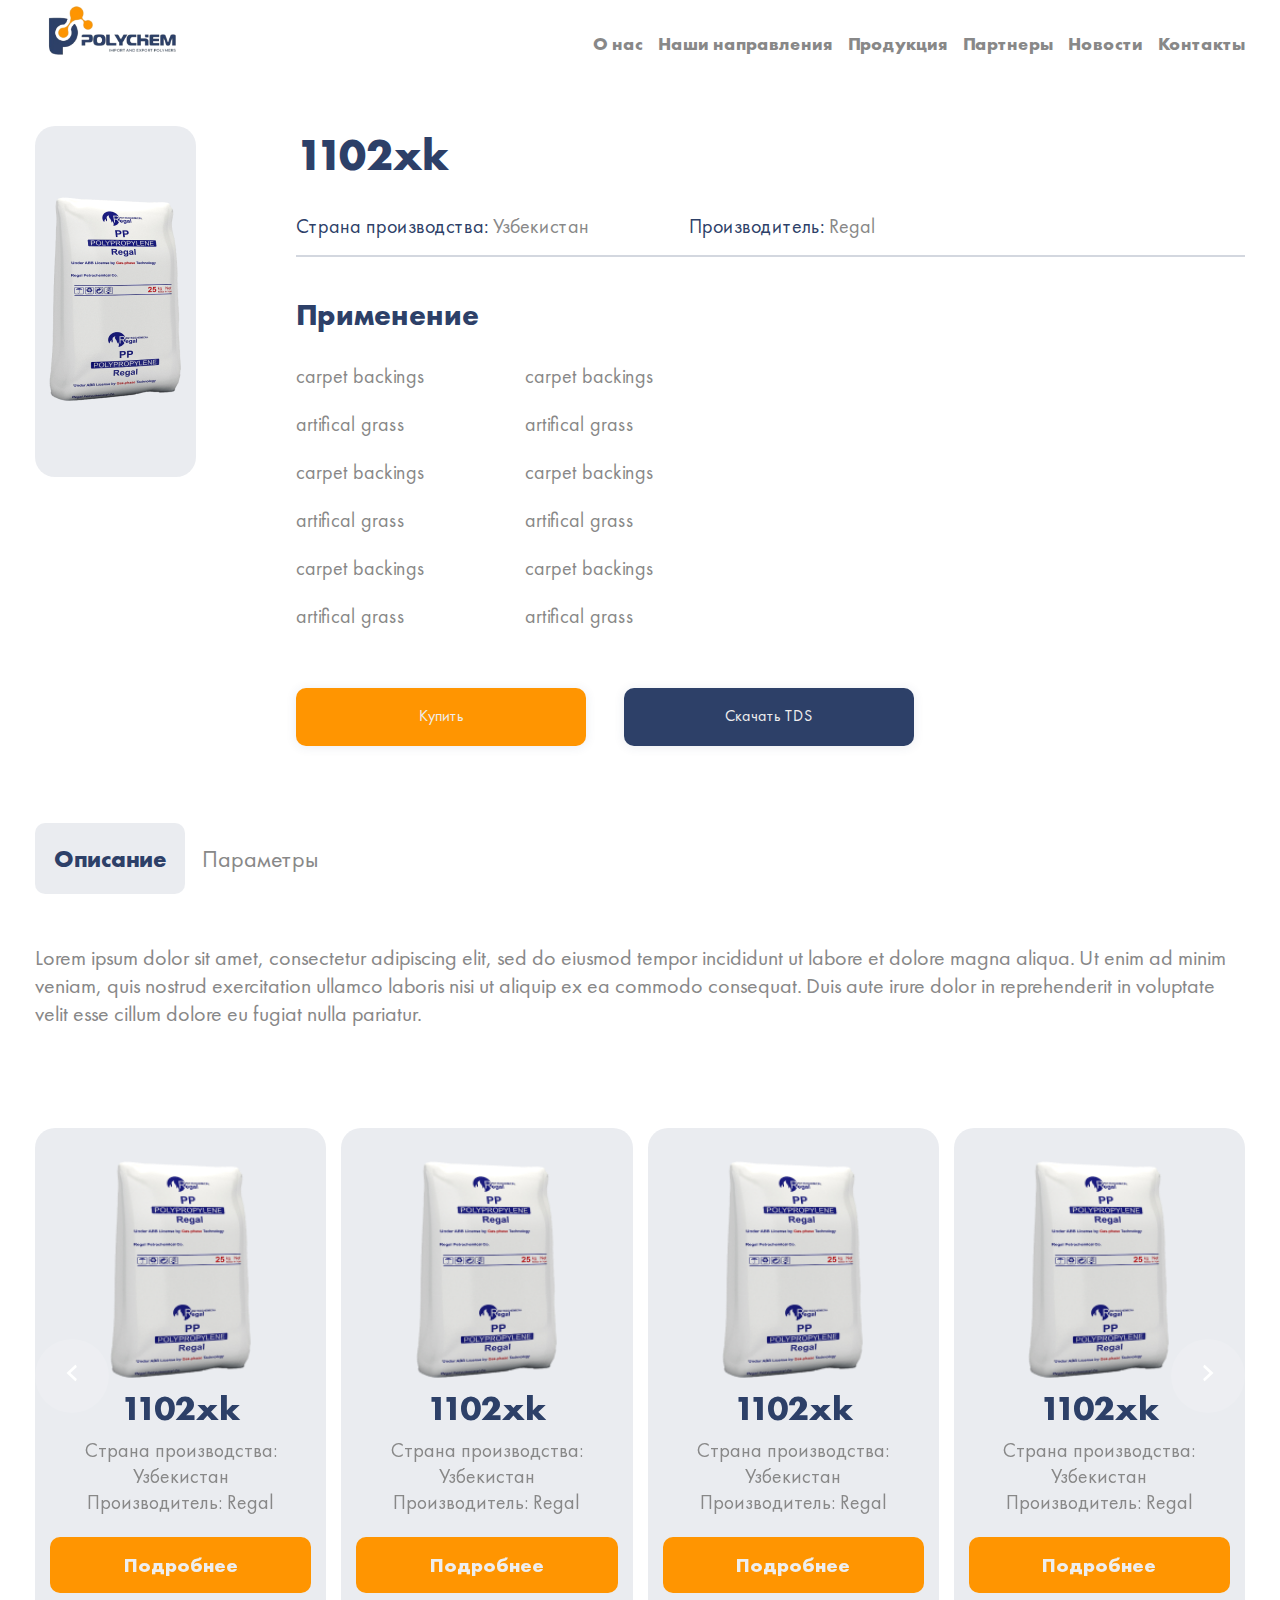
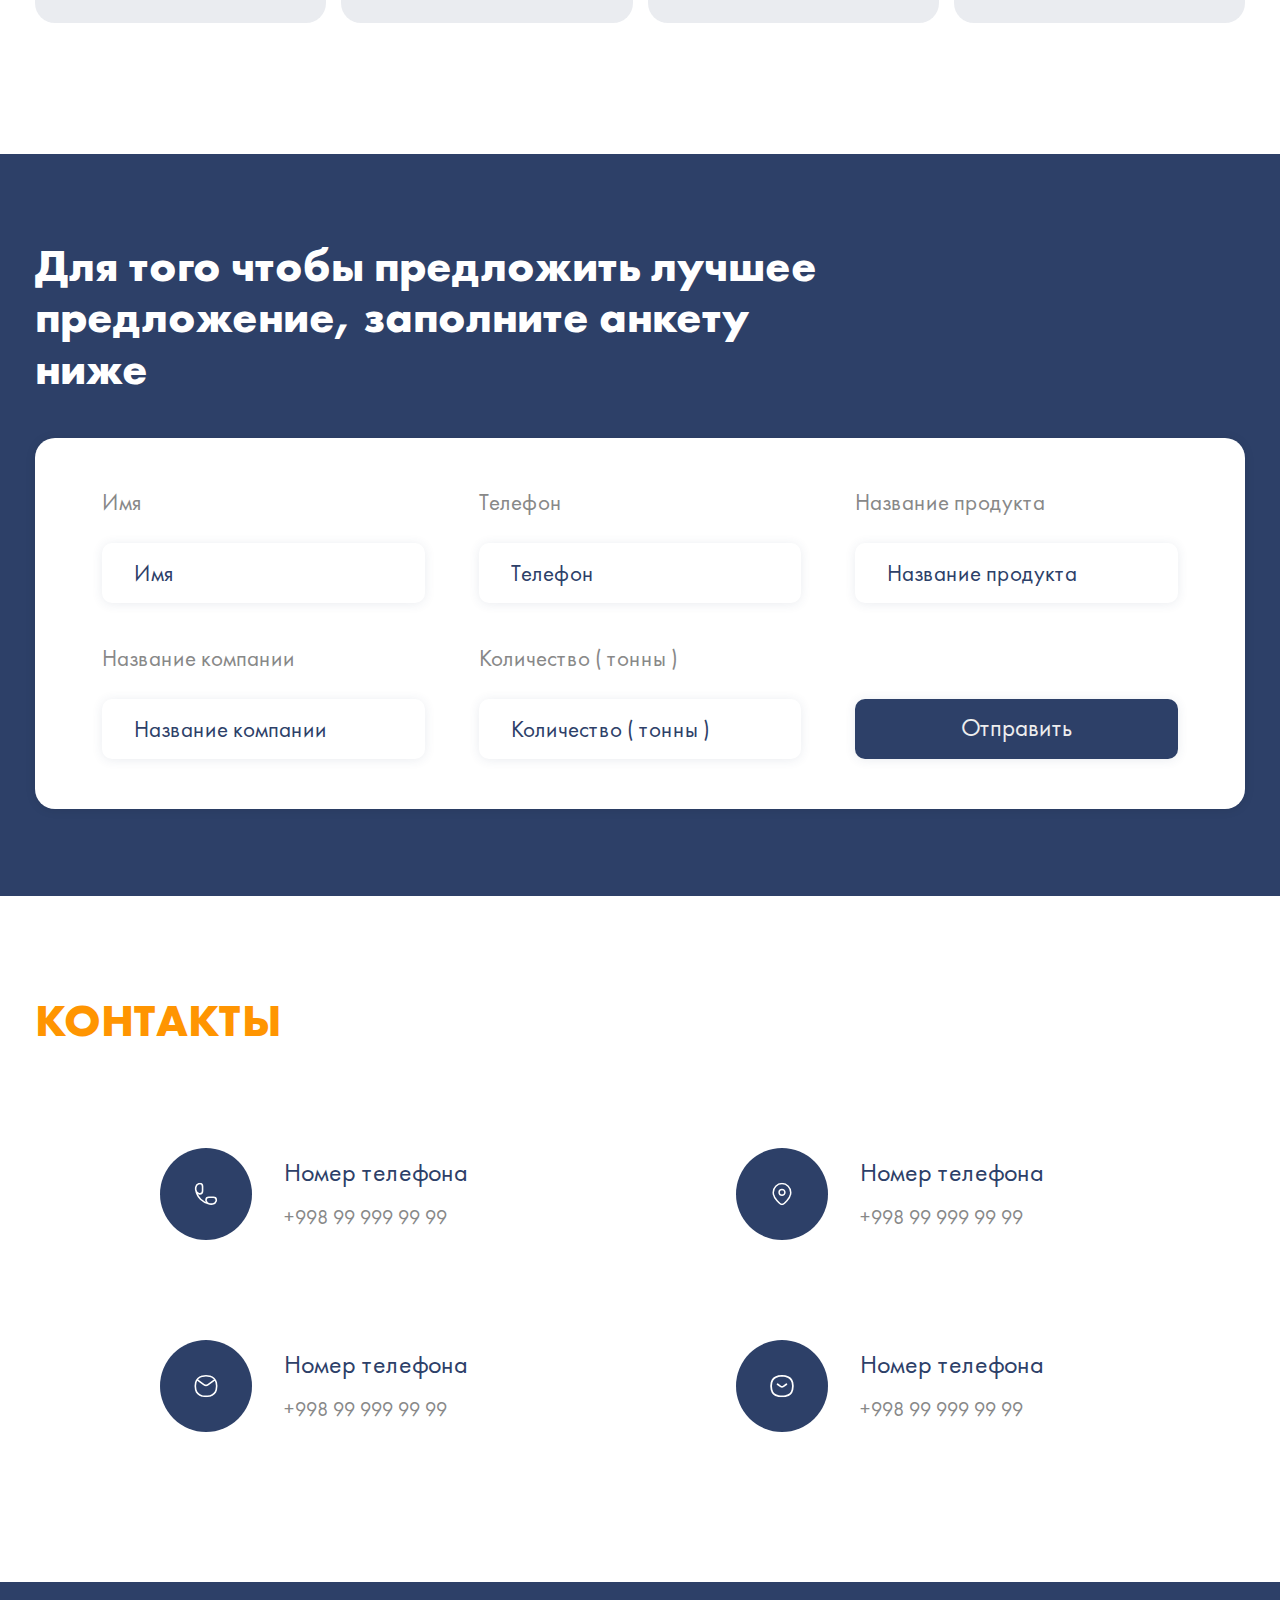
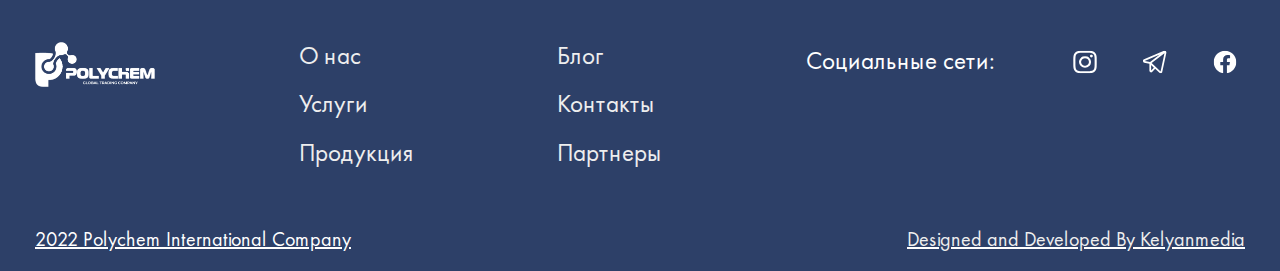
<file: good.html>
<!DOCTYPE html>
<html lang="en">
<head>
	<meta charset="UTF-8">
	<meta http-equiv="X-UA-Compatible" content="IE=edge">
	<meta name="viewport" content="width=device-width, initial-scale=1.0">
	<link rel="stylesheet" href="css/style.min.css">
	<title>Главная</title>
</head>

<body>
<div class="good-page">
	<div class="container">
		<div class="header__main d-f ai-cen jc-sp">
			<a class="header__logo" href="../">
				<img src="img/logo2.png" alt="logo">
			</a>

			<nav class="nav d-f ai-cen">
				<a href="about.html" class="link-animation header__link nav__item">О нас</a>
				<a href="directions.html" class="link-animation header__link nav__item">Наши направления</a>
				<a href="goods.html" class="link-animation header__link nav__item red-btn red-btn--sm">Продукция</a>
				<a href="partners.html"
					class="link-animation header__link nav__item nav__item--last red-btn red-btn--sm">Партнеры</a>
				<a href="news.html"
					class="link-animation header__link nav__item nav__item--last red-btn red-btn--sm">Новости</a>
				<a href="contact.html"
					class="link-animation header__link nav__item nav__item--last red-btn red-btn--sm">Контакты</a>
			</nav>

			<input type="checkbox" id="checkbox1" class="checkbox1 visuallyHidden">
			<label class="checkbox1-label checkbox1-label--black" for="checkbox1">
				<div class="hamburger hamburger1">
					<span class="bar bar1"></span>
					<span class="bar bar2"></span>
					<span class="bar bar3"></span>
					<span class="bar bar4"></span>
				</div>
			</label>
		</div>
	</div>
	<main>
		<div class="container">
			<div class="good-page__main d-f ai-start jc-sp">
				<div class="good__img">
					<img src="img/goods/1.png" alt="good">
				</div>

				<div class="good__info">
					<h2 class="good__name">1102xk</h2>
					<div class="good-info__production d-f ai-cen">
						<p>Страна производства: <span class="cl-gray2">Узбекистан</span></p>
						<p>Производитель: <span class="cl-gray2">Regal</span></p>
					</div>

					<h3 class="good-info__title">Применение</h3>
					<div class="d-f ai-start good-info__application">
						<div>
							<p>carpet backings</p>
							<p>artifical grass</p>
							<p>carpet backings</p>
							<p>artifical grass</p>
							<p>carpet backings</p>
							<p>artifical grass</p>
						</div>
						<div>
							<p>carpet backings</p>
							<p>artifical grass</p>
							<p>carpet backings</p>
							<p>artifical grass</p>
							<p>carpet backings</p>
							<p>artifical grass</p>
						</div>
					</div>
					<div class="good-info__btns d-f">
						<button class="good-info__btn good-info__btn--orange">Купить</button>
						<button class="good-info__btn good-info__btn--blue">Скачать TDS</button>
					</div>
				</div>
			</div>

			<div data-tabs class="tabs">
				<nav data-tabs-titles class="tabs__navigation d-f">
					<button data-num="0" class="tabs__title _tab-active">Описание</button>
					<button data-num="1" class="tabs__title">Параметры</button>
				</nav>
				<div data-tabs-body class="tabs__content">
					<div class="tabs__body active">
						Lorem ipsum dolor sit amet, consectetur adipiscing elit, sed do eiusmod tempor incididunt ut labore et
						dolore
						magna aliqua. Ut enim ad minim veniam, quis nostrud exercitation ullamco laboris nisi ut aliquip ex ea
						commodo
						consequat. Duis aute irure dolor in reprehenderit in voluptate velit esse cillum dolore eu fugiat
						nulla pariatur.
					</div>
					<div class="tabs__body tabs__body--table">
						<table class="good__table">
							<thead>
								<tr>
									<th>property</th>
									<th>value</th>
									<th>unit</th>
								</tr>
							</thead>

							<tbody>
								<tr class="good-table__title">
									<td>Physical</td>
									<td></td>
									<td></td>
								</tr>
								<tr>
									<td class="good-table__first-td">Melt flow Rate(230$, 2.16kg)</td>
									<td>0.25</td>
									<td>g/10min</td>
								</tr>
								<tr>
									<td class="good-table__first-td">Melt flow Rate(230$, 2.16kg)</td>
									<td>20.25</td>
									<td>g/10min</td>
								</tr>

									<tr class="good-table__title">
										<td>Mechanical</td>
										<td></td>
										<td></td>
									</tr>
									<tr>
										<td class="good-table__first-td">Melt flow Rate(230$, 2.16kg)</td>
										<td>0.25</td>
										<td>g/10min</td>
									</tr>
									<tr>
										<td class="good-table__first-td">Melt flow Rate(230$, 2.16kg)</td>
										<td>20.25</td>
										<td>g/10min</td>
									</tr>

									<tr>
										<td class="good-table__first-td"></td>
										<td>20.25</td>
										<td>g/10min</td>
									</tr>
							</tbody>
						</table>
					</div>
				</div>
			</div>

			<div class="swiper good-slider">
				<div class="swiper-wrapper">
					<div class="swiper-slide slider__item partners-slider__item">
						<div class="goods__item">
							<img src="img/goods/1.png" alt="good">
							<div class="goods__title">1102xk</div>
							<p class="goods__production cl-gray2">Страна производства: <span>Узбекистан</span></p>
							<p class="goods__production cl-gray2">Производитель: <span>Regal</span></p>
							<a href="#" class="goods__btn">Подробнее</a>
						</div>
					</div>

					<div class="swiper-slide slider__item partners-slider__item">
						<div class="goods__item">
							<img src="img/goods/1.png" alt="good">
							<div class="goods__title">1102xk</div>
							<p class="goods__production cl-gray2">Страна производства: <span>Узбекистан</span></p>
							<p class="goods__production cl-gray2">Производитель: <span>Regal</span></p>
							<a href="#" class="goods__btn">Подробнее</a>
						</div>
					</div>

					<div class="swiper-slide slider__item partners-slider__item">
						<div class="goods__item">
							<img src="img/goods/1.png" alt="good">
							<div class="goods__title">1102xk</div>
							<p class="goods__production cl-gray2">Страна производства: <span>Узбекистан</span></p>
							<p class="goods__production cl-gray2">Производитель: <span>Regal</span></p>
							<a href="#" class="goods__btn">Подробнее</a>
						</div>
					</div>

					<div class="swiper-slide slider__item partners-slider__item">
						<div class="goods__item">
							<img src="img/goods/1.png" alt="good">
							<div class="goods__title">1102xk</div>
							<p class="goods__production cl-gray2">Страна производства: <span>Узбекистан</span></p>
							<p class="goods__production cl-gray2">Производитель: <span>Regal</span></p>
							<a href="#" class="goods__btn">Подробнее</a>
						</div>
					</div>

					<div class="swiper-slide slider__item partners-slider__item">
						<div class="goods__item">
							<img src="img/goods/1.png" alt="good">
							<div class="goods__title">1102xk</div>
							<p class="goods__production cl-gray2">Страна производства: <span>Узбекистан</span></p>
							<p class="goods__production cl-gray2">Производитель: <span>Regal</span></p>
							<a href="#" class="goods__btn">Подробнее</a>
						</div>
					</div>

					<div class="swiper-slide slider__item partners-slider__item">
						<div class="goods__item">
							<img src="img/goods/1.png" alt="good">
							<div class="goods__title">1102xk</div>
							<p class="goods__production cl-gray2">Страна производства: <span>Узбекистан</span></p>
							<p class="goods__production cl-gray2">Производитель: <span>Regal</span></p>
							<a href="#" class="goods__btn">Подробнее</a>
						</div>
					</div>

					<div class="swiper-slide slider__item partners-slider__item">
						<div class="goods__item">
							<img src="img/goods/1.png" alt="good">
							<div class="goods__title">1102xk</div>
							<p class="goods__production cl-gray2">Страна производства: <span>Узбекистан</span></p>
							<p class="goods__production cl-gray2">Производитель: <span>Regal</span></p>
							<a href="#" class="goods__btn">Подробнее</a>
						</div>
					</div>

					<div class="swiper-slide slider__item partners-slider__item">
						<div class="goods__item">
							<img src="img/goods/1.png" alt="good">
							<div class="goods__title">1102xk</div>
							<p class="goods__production cl-gray2">Страна производства: <span>Узбекистан</span></p>
							<p class="goods__production cl-gray2">Производитель: <span>Regal</span></p>
							<a href="#" class="goods__btn">Подробнее</a>
						</div>
					</div>
				</div>

				<div class="swiper-button-prev swiper-button-prev4">
					<div class="arrow__inner">
						<img src="img/icons/icons.svg#arrow-right" alt="arrow-left">
					</div>
				</div>
				<div class="swiper-button-next swiper-button-next4">
					<div class="arrow__inner">
						<img src="img/icons/icons.svg#arrow-right" alt="arrow-right">
					</div>
				</div>
			</div>
		</div>

		<div class="form">
	<div class="container">
		<h2 class="title title--lowercase">Для того чтобы предложить лучшее
			предложение, заполните анкету
			ниже</h2>

		<form class="form__main d-f jc-sp flex-wrap">
			<div class="form__item">
				<p class="form-item__title">Имя</p>
				<input type="text" class="form-item__input" placeholder="Имя">
			</div>

			<div class="form__item">
				<p class="form-item__title">Телефон</p>
				<input type="tel" class="form-item__input" placeholder="Телефон">
			</div>

			<div class="form__item">
				<p class="form-item__title">Название продукта</p>
				<input type="text" class="form-item__input" placeholder="Название продукта">
			</div>

			<div class="form__item">
				<p class="form-item__title">Название компании</p>
				<input type="text" class="form-item__input" placeholder="Название компании">
			</div>

			<div class="form__item">
				<p class="form-item__title">Количество ( тонны )</p>
				<input type="number" class="form-item__input" placeholder="Количество ( тонны )">
			</div>

			<div class="form__item d-f ai-end">
				<button class="form-item__btn">Отправить</button>
			</div>
		</form>
	</div>
</div>
		<div class="contact">
	<div class="container">
		<h2 class="title title--orange">контакты</h2>

		<div class="contact__main d-f ai-cen jc-sp flex-wrap">
			<div class="contact__item d-f ai-cen" >
				<div class="contact__icon">
					<img class="contact__img" src="img/icons/icons.svg#tel" alt="svg">
				</div>
				<div>
					<p class="contact__title">Номер телефона</p>
					<a class="cl-gray2 fz-20" href="#">+998 99 999 99 99</a>
				</div>
			</div>

			<div class="contact__item d-f ai-cen" >
				<div class="contact__icon">
					<img class="contact__img" src="img/icons/icons.svg#location" alt="svg">
				</div>
				<div>
					<p class="contact__title">Номер телефона</p>
					<a class="cl-gray2 fz-20" href="#">+998 99 999 99 99</a>
				</div>
			</div>

			<div class="contact__item d-f ai-cen" >
				<div class="contact__icon">
					<img class="contact__img" src="img/icons/icons.svg#email" alt="svg">
				</div>
				<div>
					<p class="contact__title">Номер телефона</p>
					<a class="cl-gray2 fz-20" href="#">+998 99 999 99 99</a>
				</div>
			</div>

			<div class="contact__item d-f ai-cen" >
				<div class="contact__icon">
					<img class="contact__img" src="img/icons/icons.svg#time" alt="svg">
				</div>
				<div>
					<p class="contact__title">Номер телефона</p>
					<a class="cl-gray2 fz-20" href="#">+998 99 999 99 99</a>
				</div>
			</div>
		</div>
	</div>
</div>
	</main>
</div>
	<footer class="footer">
		<div class="container">
			<div class="footer__main d-f ai-start jc-sp">
				<img class="footer__logo" src="img/logo.png" alt="logo">
				<div>
					<a class="footer__link" href="#">О нас</a>
					<a class="footer__link" href="#">Услуги</a>
					<a class="footer__link" href="#">Продукция</a>
				</div>

				<div>
					<a class="footer__link" href="#">Блог</a>
					<a class="footer__link" href="#">Контакты</a>
					<a class="footer__link" href="#">Партнеры</a>
				</div>

				<div class="d-f ai-cen">
					<p class="footer__social-text">Социальные сети:</p>
					<a class="footer-social__link" href="#"><img class="footer__svg" src="img/icons/icons.svg#instagram" alt="instagram"></a>
					<a class="footer-social__link" href="#"><img class="footer__svg" src="img/icons/icons.svg#telegramsvg" alt="instagram"></a>
					<a class="footer-social__link" href="#"><img class="footer__svg" src="img/icons/icons.svg#facebook" alt="instagram"></a>
				</div>
			</div>
			<div class="d-f ai-cen jc-sp footer__last">
				<p>2022 Polychem International Company</p>
				<a target="_blank" href="https://kelyanmedia.com/">Designed and Developed By Kelyanmedia</a>
			</div>
		</div>
	</footer>
	
	<script src="js/app.min.js"></script>
	</body>

	</html>
</file>
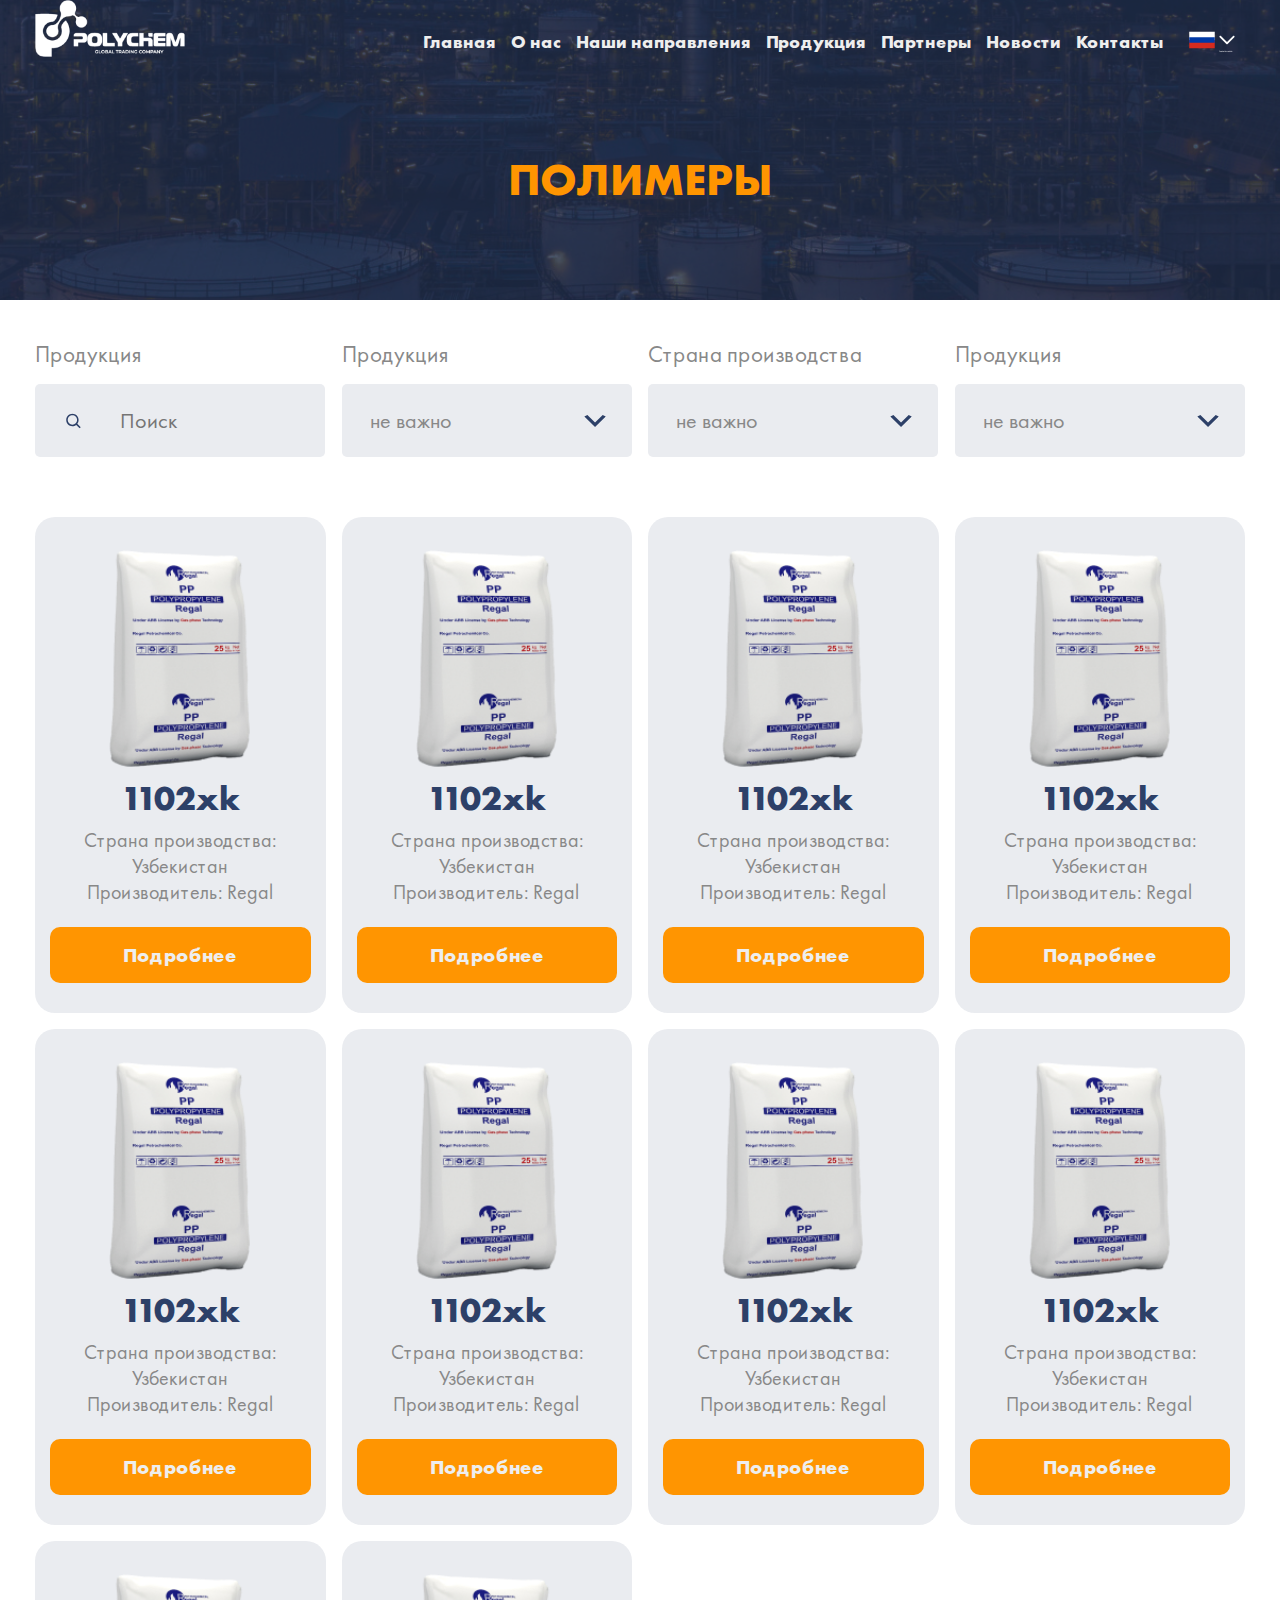
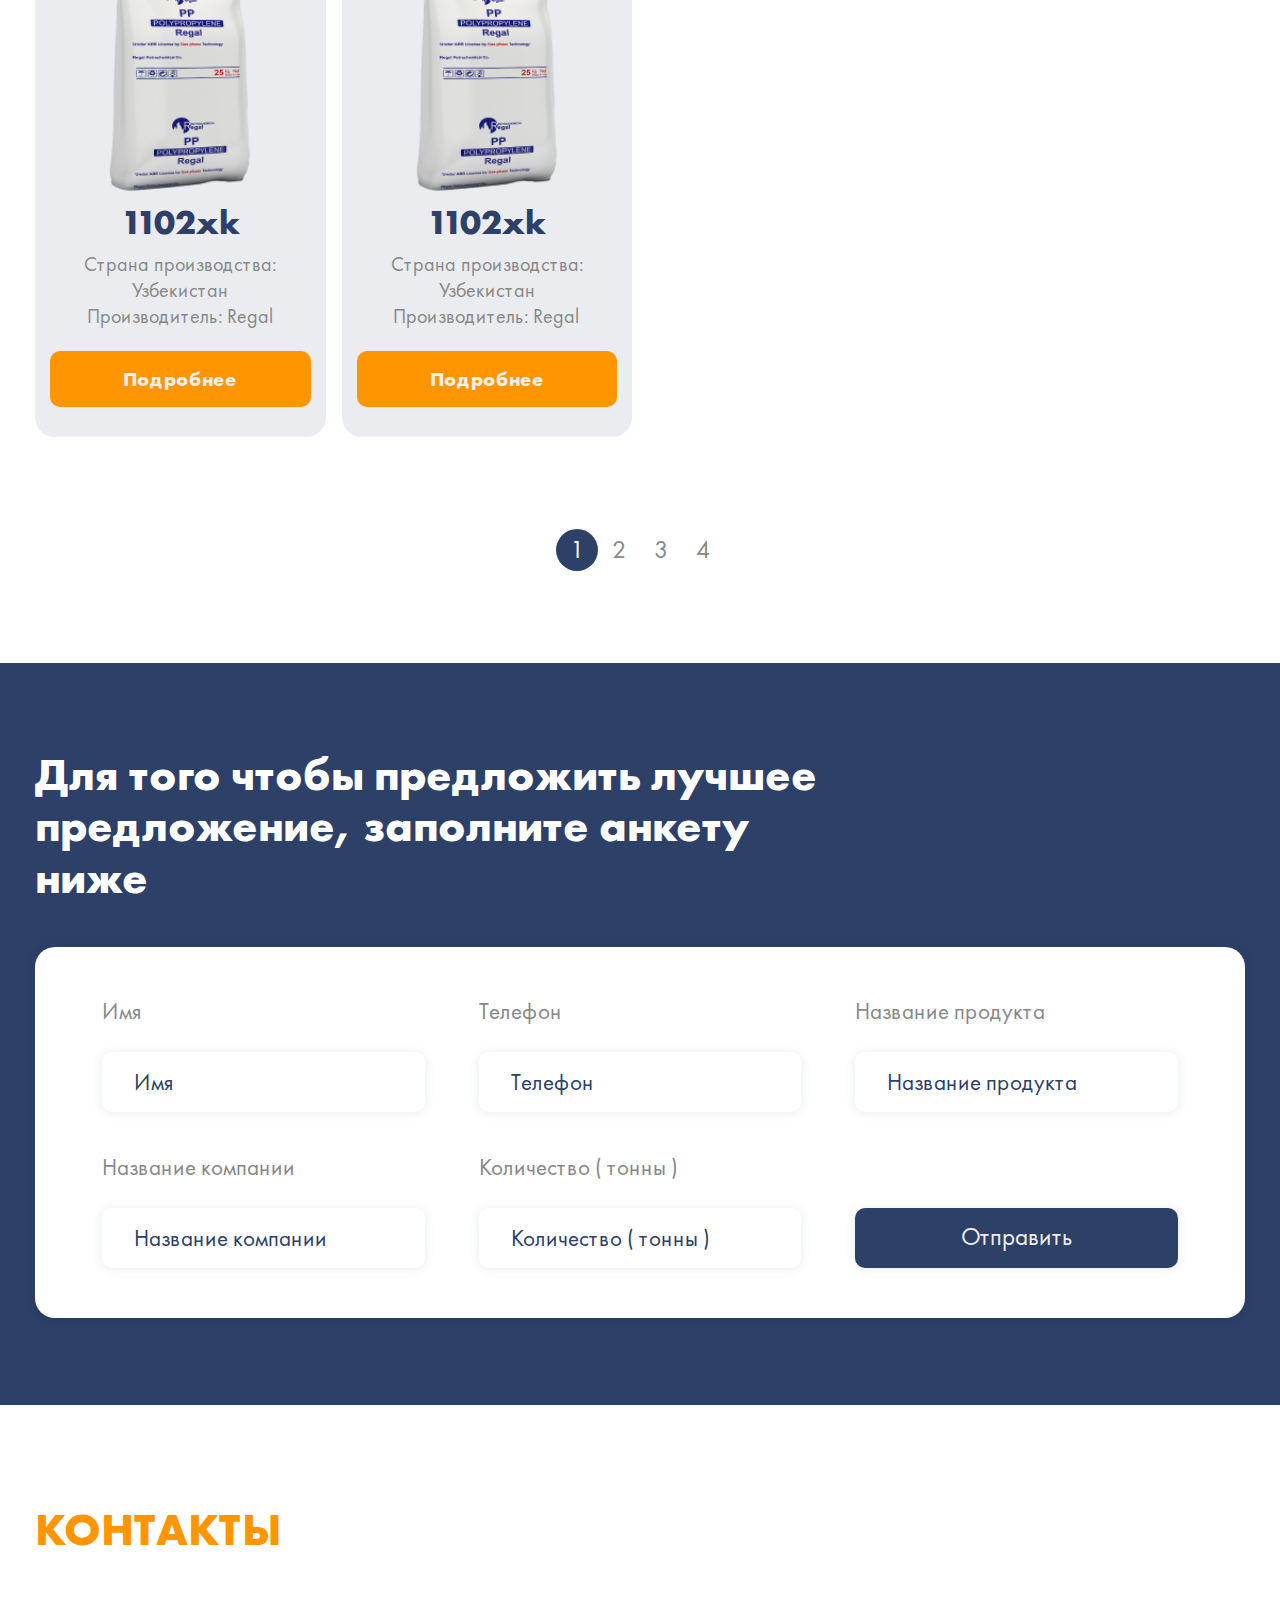
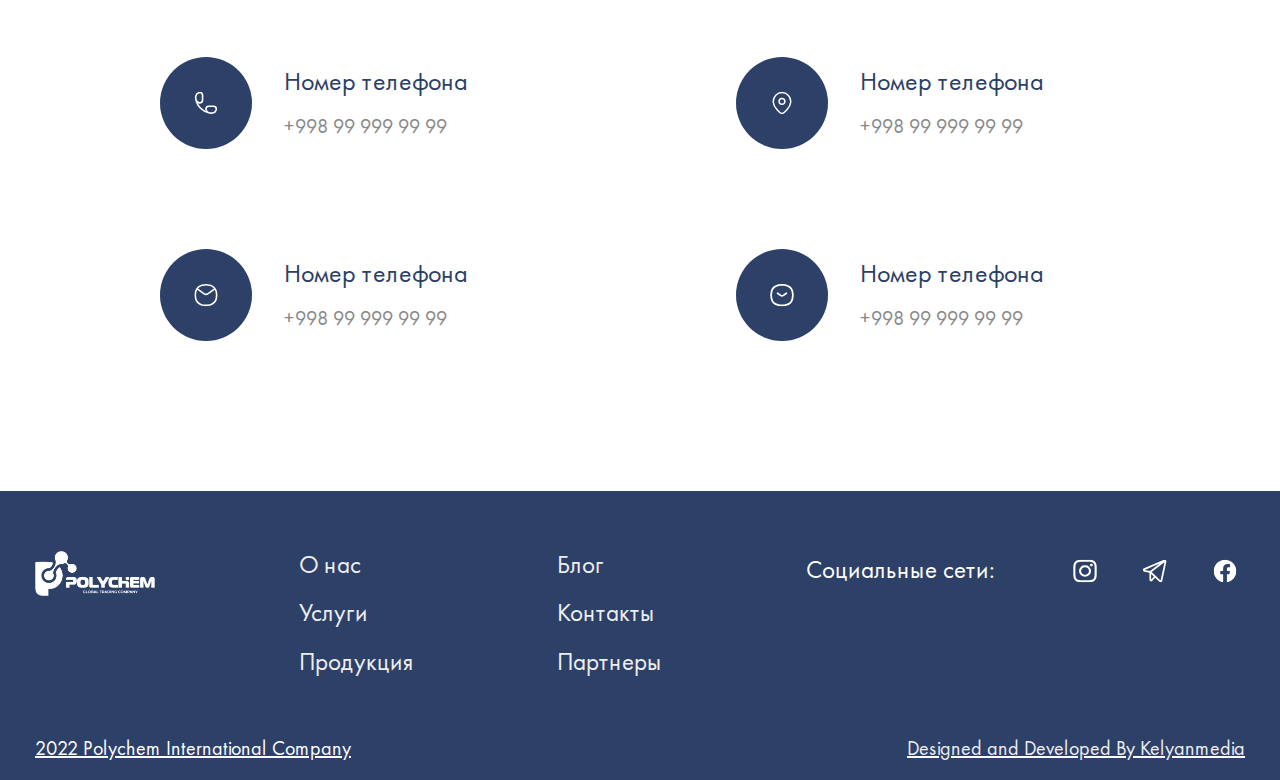
<file: goods.html>
<!DOCTYPE html>
<html lang="en">
<head>
	<meta charset="UTF-8">
	<meta http-equiv="X-UA-Compatible" content="IE=edge">
	<meta name="viewport" content="width=device-width, initial-scale=1.0">
	<link rel="stylesheet" href="css/style.min.css">
	<title>Главная</title>
</head>

<body>
<header class="page__header">
	<div class="container">
		<div class="header__main d-f ai-cen jc-sp">
	<a class="header__logo" href="../">
		<img src="img/logo.png" alt="logo">
	</a>

	<nav class="nav d-f ai-cen">
		<a href="../" class="link-animation header__link nav__item">Главная</a>
		<a href="about.html" class="link-animation header__link nav__item">О нас</a>
		<a href="directions.html" class="link-animation header__link nav__item">Наши направления</a>
		<a href="goods.html" class="link-animation header__link nav__item red-btn red-btn--sm">Продукция</a>
		<a href="partners.html"
			class="link-animation header__link nav__item nav__item--last red-btn red-btn--sm">Партнеры</a>
		<a href="news.html" class="link-animation header__link nav__item nav__item--last red-btn red-btn--sm">Новости</a>
		<a href="contact.html"
			class="link-animation header__link nav__item nav__item--last red-btn red-btn--sm">Контакты</a>

		<div class="select">
			<div class="select__header d-f ai-cen jc-cen">
				<div class="select__current"><img src="img/icons/icons.svg#russia-flag" alt="russia flag"></div>
				<svg class="select__arrow">
					<use xlink:href='img/icons/icons.svg#arrow-down-white'></use>
				</svg>
			</div>

			<div class="select__body">
				<div class="select__item"><img src="img/icons/icons.svg#russia-flag" alt="russia flag"></div>
				<div class="select-item__wood"></div>
				<div class="select__item"><img src="img/icons/icons.svg#uzbekistan-flag" alt="russia flag"></div>
				<div class="select-item__wood"></div>
				<div class="select__item"><img src="img/icons/icons.svg#usa-flag" alt="russia flag"></div>
			</div>
		</div>
	</nav>

	<input type="checkbox" id="checkbox1" class="checkbox1 visuallyHidden">
	<label class="checkbox1-label" for="checkbox1">
		<div class="hamburger hamburger1">
			<span class="bar bar1"></span>
			<span class="bar bar2"></span>
			<span class="bar bar3"></span>
			<span class="bar bar4"></span>
		</div>
	</label>
</div>
		<img class="page-header__img" src="img/banners2/1.jpg" alt="banner">
		<h1 class="page__title title--orange">полимеры</h1>
	</div>
</header>
<main class="goods-page">
	<div class="container">
		<div class="goods__menu d-f jc-sp">
			<div class="goods-menu__item-wrapper">
				<p class="goods-menu__title">Продукция</p>
				<div class="goods-menu__search goods-menu__item">
					<img src="img/icons/icons.svg#search" alt="search">
					<input type="text" placeholder="Поиск">
				</div>
			</div>

			<div class="goods-menu__item-wrapper">
				<p class="goods-menu__title">Продукция</p>
				<div class="goods-menu__select goods-menu__item">
					<img src="img/icons/icons.svg#arrow-down" alt="search">
					<select name="goods-menu-select" class="goods-menu-select">
						<option value="не важно">не важно</option>
						<option value="не важно">важно</option>
						<option value="не важно">не важно</option>
					</select>
				</div>
			</div>

			<div class="goods-menu__item-wrapper">
				<p class="goods-menu__title">Страна производства</p>
				<div class="goods-menu__select goods-menu__item">
					<img src="img/icons/icons.svg#arrow-down" alt="search">
					<select name="goods-menu-select" class="goods-menu-select">
						<option value="не важно">не важно</option>
						<option value="не важно">важно</option>
						<option value="не важно">не важно</option>
					</select>
				</div>
			</div>

			<div class="goods-menu__item-wrapper">
				<p class="goods-menu__title">Продукция</p>
				<div class="goods-menu__select goods-menu__item">
					<img src="img/icons/icons.svg#arrow-down" alt="search">
					<select name="goods-menu-select" class="goods-menu-select">
						<option value="не важно">не важно</option>
						<option value="не важно">важно</option>
						<option value="не важно">не важно</option>
					</select>
				</div>
			</div>
		</div>

		<div class="goods__goods">
			<div class="goods__item">
				<img src="img/goods/1.png" alt="good">
				<div class="goods__title">1102xk</div>
				<p class="goods__production cl-gray2">Страна производства: <span>Узбекистан</span></p>
				<p class="goods__production cl-gray2">Производитель: <span>Regal</span></p>
				<a href="#" class="goods__btn">Подробнее</a>
			</div>

			<div class="goods__item">
				<img src="img/goods/1.png" alt="good">
				<div class="goods__title">1102xk</div>
				<p class="goods__production cl-gray2">Страна производства: <span>Узбекистан</span></p>
				<p class="goods__production cl-gray2">Производитель: <span>Regal</span></p>
				<a href="#" class="goods__btn">Подробнее</a>
			</div>

			<div class="goods__item">
				<img src="img/goods/1.png" alt="good">
				<div class="goods__title">1102xk</div>
				<p class="goods__production cl-gray2">Страна производства: <span>Узбекистан</span></p>
				<p class="goods__production cl-gray2">Производитель: <span>Regal</span></p>
				<a href="#" class="goods__btn">Подробнее</a>
			</div>

			<div class="goods__item">
				<img src="img/goods/1.png" alt="good">
				<div class="goods__title">1102xk</div>
				<p class="goods__production cl-gray2">Страна производства: <span>Узбекистан</span></p>
				<p class="goods__production cl-gray2">Производитель: <span>Regal</span></p>
				<a href="#" class="goods__btn">Подробнее</a>
			</div>

			<div class="goods__item">
				<img src="img/goods/1.png" alt="good">
				<div class="goods__title">1102xk</div>
				<p class="goods__production cl-gray2">Страна производства: <span>Узбекистан</span></p>
				<p class="goods__production cl-gray2">Производитель: <span>Regal</span></p>
				<a href="#" class="goods__btn">Подробнее</a>
			</div>

			<div class="goods__item">
				<img src="img/goods/1.png" alt="good">
				<div class="goods__title">1102xk</div>
				<p class="goods__production cl-gray2">Страна производства: <span>Узбекистан</span></p>
				<p class="goods__production cl-gray2">Производитель: <span>Regal</span></p>
				<a href="#" class="goods__btn">Подробнее</a>
			</div>

			<div class="goods__item">
				<img src="img/goods/1.png" alt="good">
				<div class="goods__title">1102xk</div>
				<p class="goods__production cl-gray2">Страна производства: <span>Узбекистан</span></p>
				<p class="goods__production cl-gray2">Производитель: <span>Regal</span></p>
				<a href="#" class="goods__btn">Подробнее</a>
			</div>

			<div class="goods__item">
				<img src="img/goods/1.png" alt="good">
				<div class="goods__title">1102xk</div>
				<p class="goods__production cl-gray2">Страна производства: <span>Узбекистан</span></p>
				<p class="goods__production cl-gray2">Производитель: <span>Regal</span></p>
				<a href="#" class="goods__btn">Подробнее</a>
			</div>

			<div class="goods__item">
				<img src="img/goods/1.png" alt="good">
				<div class="goods__title">1102xk</div>
				<p class="goods__production cl-gray2">Страна производства: <span>Узбекистан</span></p>
				<p class="goods__production cl-gray2">Производитель: <span>Regal</span></p>
				<a href="#" class="goods__btn">Подробнее</a>
			</div>

			<div class="goods__item">
				<img src="img/goods/1.png" alt="good">
				<div class="goods__title">1102xk</div>
				<p class="goods__production cl-gray2">Страна производства: <span>Узбекистан</span></p>
				<p class="goods__production cl-gray2">Производитель: <span>Regal</span></p>
				<a href="#" class="goods__btn">Подробнее</a>
			</div>
		</div>

		<div class="news-page__pagination d-f aic-cen jc-cen">
			<a href="#" class="news-page-pagination__item active">1</a>
			<a href="#" class="news-page-pagination__item">2</a>
			<a href="#" class="news-page-pagination__item">3</a>
			<a href="#" class="news-page-pagination__item">4</a>
		</div>
	</div>

	<div class="form">
	<div class="container">
		<h2 class="title title--lowercase">Для того чтобы предложить лучшее
			предложение, заполните анкету
			ниже</h2>

		<form class="form__main d-f jc-sp flex-wrap">
			<div class="form__item">
				<p class="form-item__title">Имя</p>
				<input type="text" class="form-item__input" placeholder="Имя">
			</div>

			<div class="form__item">
				<p class="form-item__title">Телефон</p>
				<input type="tel" class="form-item__input" placeholder="Телефон">
			</div>

			<div class="form__item">
				<p class="form-item__title">Название продукта</p>
				<input type="text" class="form-item__input" placeholder="Название продукта">
			</div>

			<div class="form__item">
				<p class="form-item__title">Название компании</p>
				<input type="text" class="form-item__input" placeholder="Название компании">
			</div>

			<div class="form__item">
				<p class="form-item__title">Количество ( тонны )</p>
				<input type="number" class="form-item__input" placeholder="Количество ( тонны )">
			</div>

			<div class="form__item d-f ai-end">
				<button class="form-item__btn">Отправить</button>
			</div>
		</form>
	</div>
</div>
	<div class="contact">
	<div class="container">
		<h2 class="title title--orange">контакты</h2>

		<div class="contact__main d-f ai-cen jc-sp flex-wrap">
			<div class="contact__item d-f ai-cen" >
				<div class="contact__icon">
					<img class="contact__img" src="img/icons/icons.svg#tel" alt="svg">
				</div>
				<div>
					<p class="contact__title">Номер телефона</p>
					<a class="cl-gray2 fz-20" href="#">+998 99 999 99 99</a>
				</div>
			</div>

			<div class="contact__item d-f ai-cen" >
				<div class="contact__icon">
					<img class="contact__img" src="img/icons/icons.svg#location" alt="svg">
				</div>
				<div>
					<p class="contact__title">Номер телефона</p>
					<a class="cl-gray2 fz-20" href="#">+998 99 999 99 99</a>
				</div>
			</div>

			<div class="contact__item d-f ai-cen" >
				<div class="contact__icon">
					<img class="contact__img" src="img/icons/icons.svg#email" alt="svg">
				</div>
				<div>
					<p class="contact__title">Номер телефона</p>
					<a class="cl-gray2 fz-20" href="#">+998 99 999 99 99</a>
				</div>
			</div>

			<div class="contact__item d-f ai-cen" >
				<div class="contact__icon">
					<img class="contact__img" src="img/icons/icons.svg#time" alt="svg">
				</div>
				<div>
					<p class="contact__title">Номер телефона</p>
					<a class="cl-gray2 fz-20" href="#">+998 99 999 99 99</a>
				</div>
			</div>
		</div>
	</div>
</div>
</main>
	<footer class="footer">
		<div class="container">
			<div class="footer__main d-f ai-start jc-sp">
				<img class="footer__logo" src="img/logo.png" alt="logo">
				<div>
					<a class="footer__link" href="#">О нас</a>
					<a class="footer__link" href="#">Услуги</a>
					<a class="footer__link" href="#">Продукция</a>
				</div>

				<div>
					<a class="footer__link" href="#">Блог</a>
					<a class="footer__link" href="#">Контакты</a>
					<a class="footer__link" href="#">Партнеры</a>
				</div>

				<div class="d-f ai-cen">
					<p class="footer__social-text">Социальные сети:</p>
					<a class="footer-social__link" href="#"><img class="footer__svg" src="img/icons/icons.svg#instagram" alt="instagram"></a>
					<a class="footer-social__link" href="#"><img class="footer__svg" src="img/icons/icons.svg#telegramsvg" alt="instagram"></a>
					<a class="footer-social__link" href="#"><img class="footer__svg" src="img/icons/icons.svg#facebook" alt="instagram"></a>
				</div>
			</div>
			<div class="d-f ai-cen jc-sp footer__last">
				<p>2022 Polychem International Company</p>
				<a target="_blank" href="https://kelyanmedia.com/">Designed and Developed By Kelyanmedia</a>
			</div>
		</div>
	</footer>
	
	<script src="js/app.min.js"></script>
	</body>

	</html>
</file>
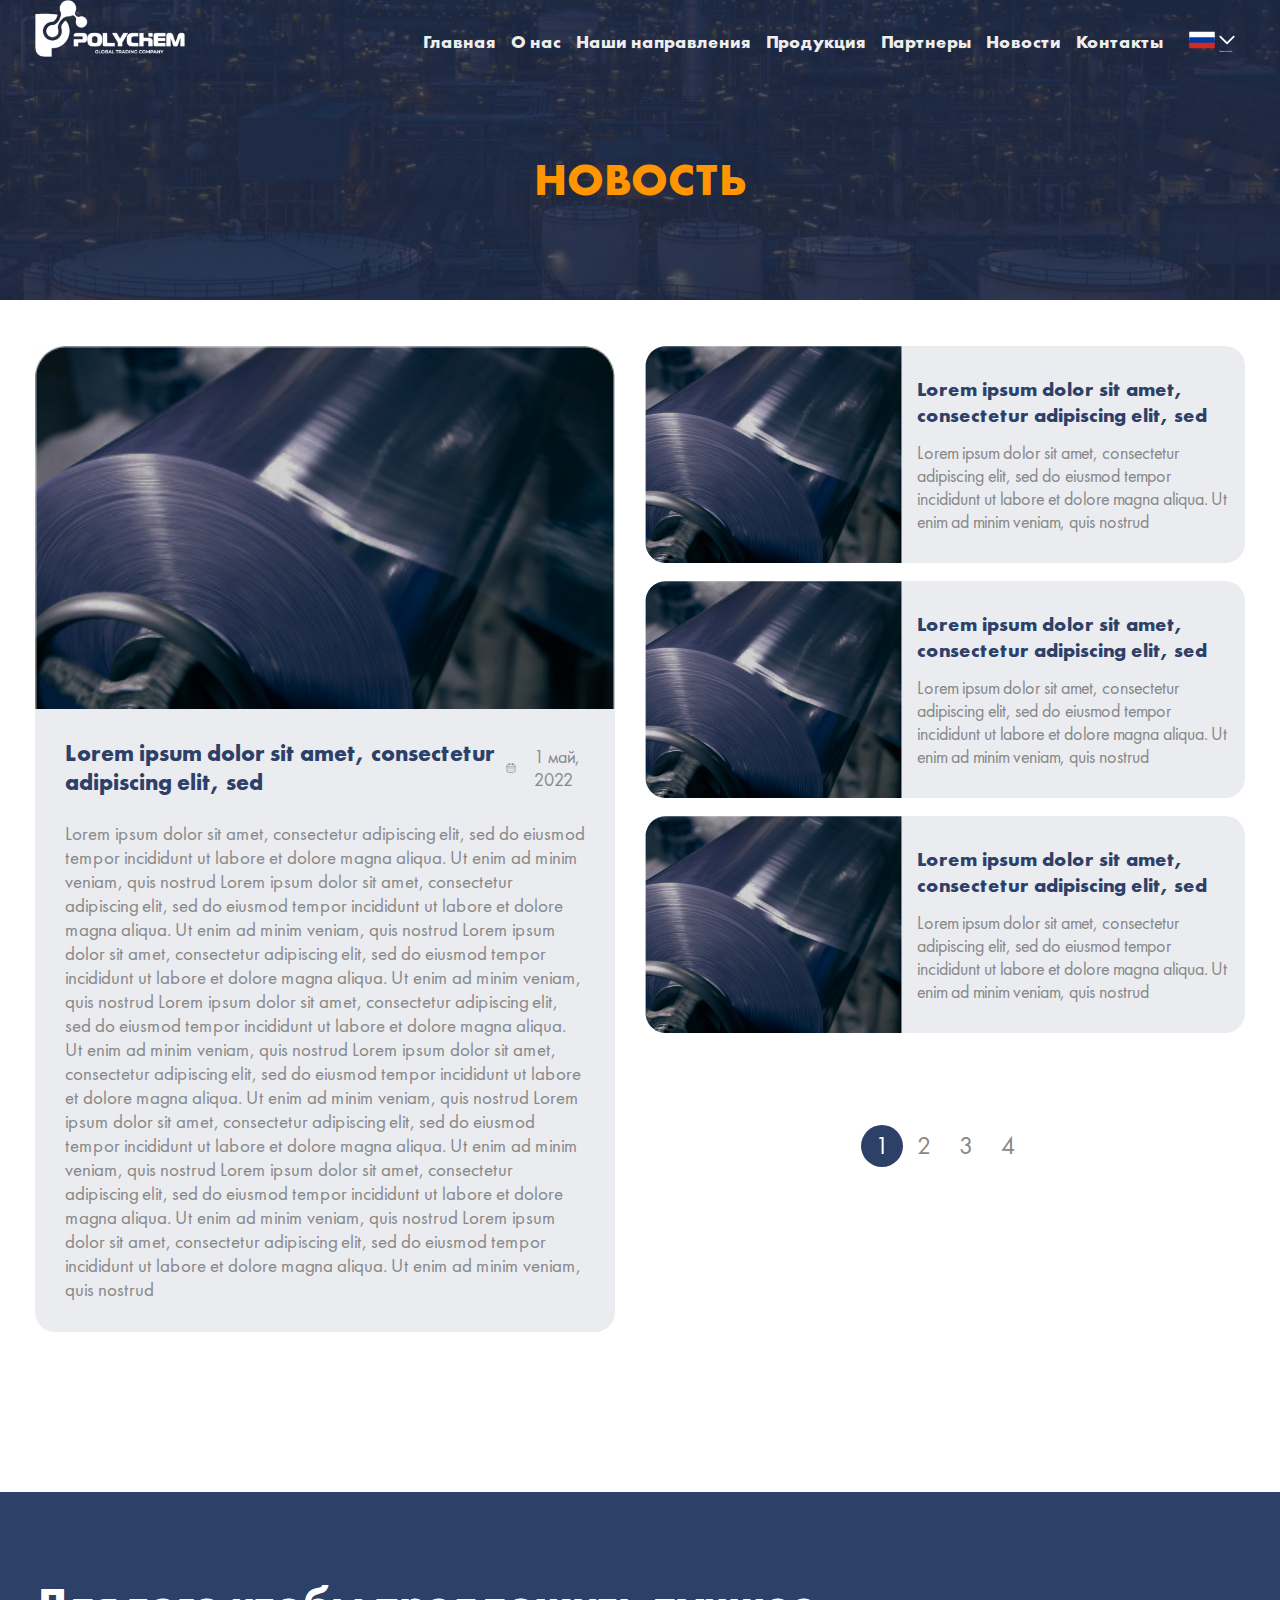
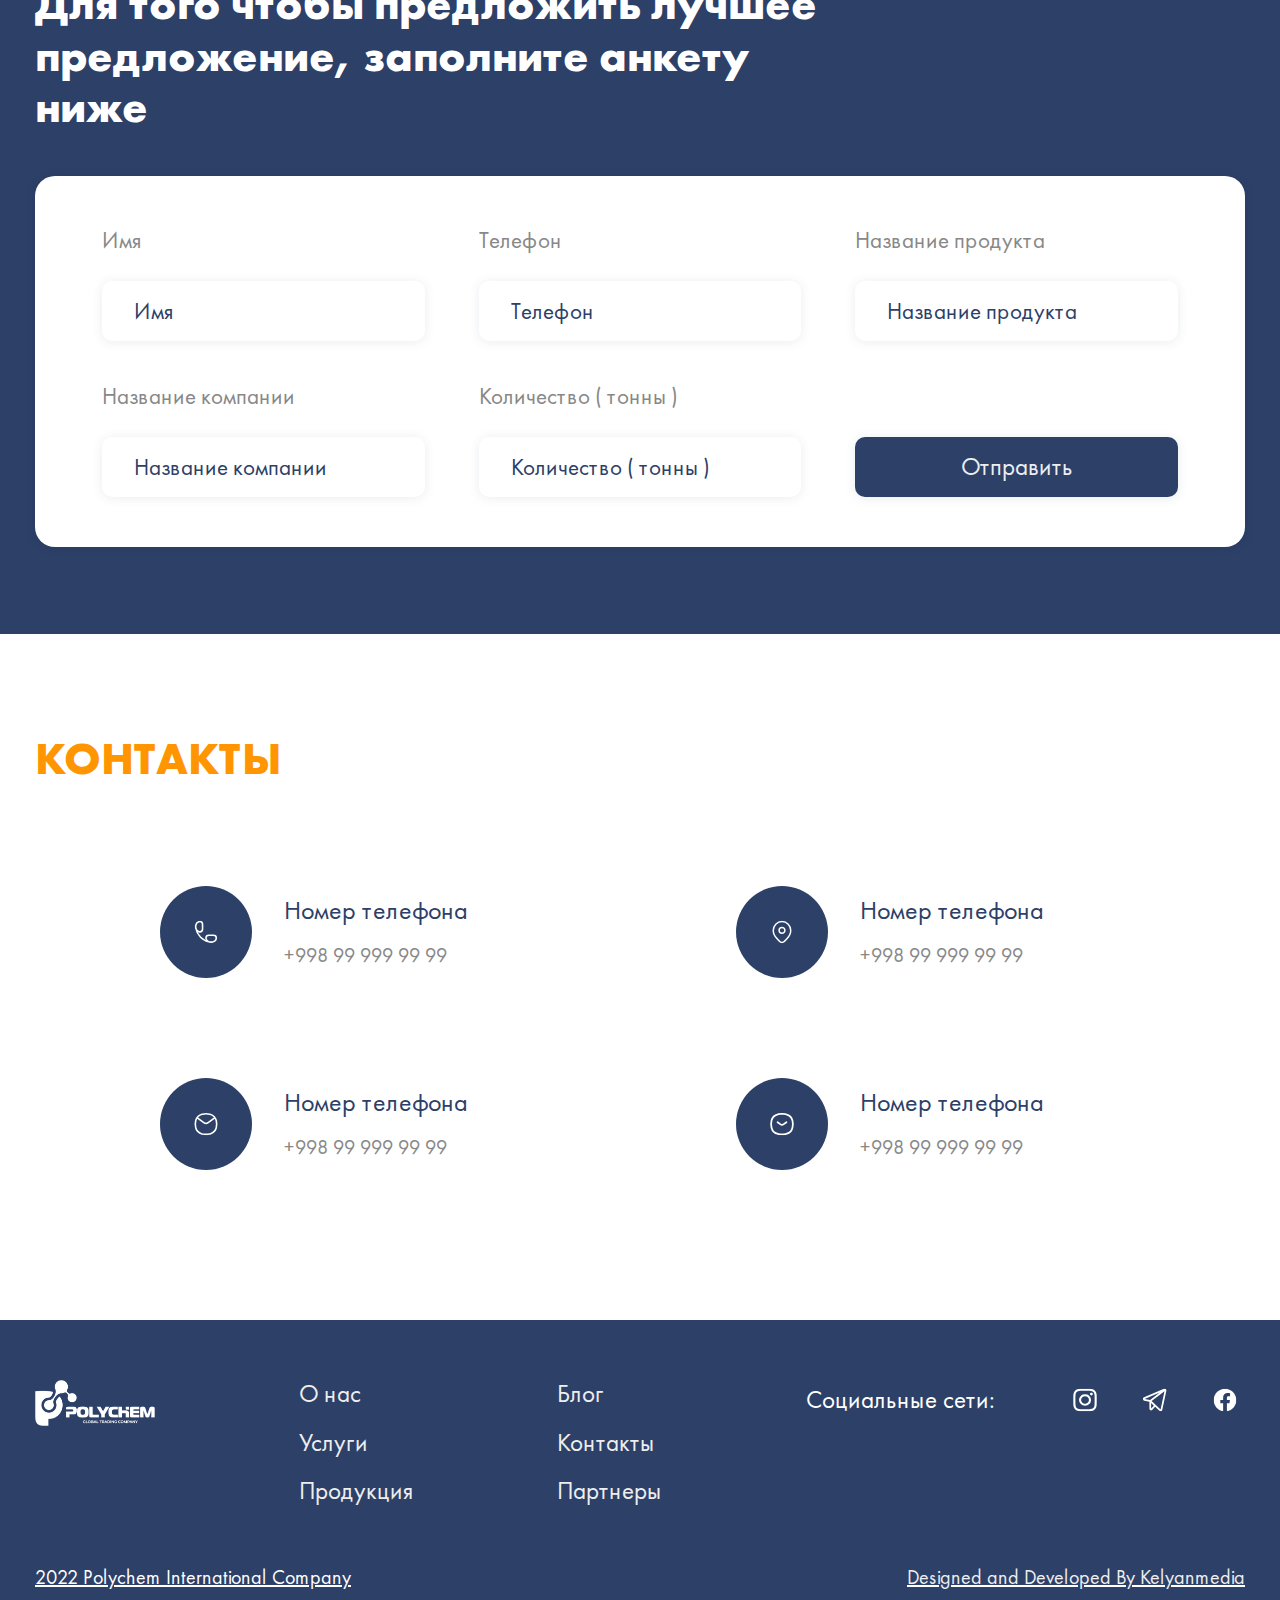
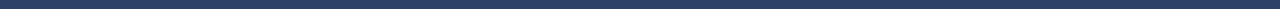
<file: new-one.html>
<!DOCTYPE html>
<html lang="en">
<head>
	<meta charset="UTF-8">
	<meta http-equiv="X-UA-Compatible" content="IE=edge">
	<meta name="viewport" content="width=device-width, initial-scale=1.0">
	<link rel="stylesheet" href="css/style.min.css">
	<title>Главная</title>
</head>

<body>
<header class="page__header">
	<div class="container">
		<div class="header__main d-f ai-cen jc-sp">
	<a class="header__logo" href="../">
		<img src="img/logo.png" alt="logo">
	</a>

	<nav class="nav d-f ai-cen">
		<a href="../" class="link-animation header__link nav__item">Главная</a>
		<a href="about.html" class="link-animation header__link nav__item">О нас</a>
		<a href="directions.html" class="link-animation header__link nav__item">Наши направления</a>
		<a href="goods.html" class="link-animation header__link nav__item red-btn red-btn--sm">Продукция</a>
		<a href="partners.html"
			class="link-animation header__link nav__item nav__item--last red-btn red-btn--sm">Партнеры</a>
		<a href="news.html" class="link-animation header__link nav__item nav__item--last red-btn red-btn--sm">Новости</a>
		<a href="contact.html"
			class="link-animation header__link nav__item nav__item--last red-btn red-btn--sm">Контакты</a>

		<div class="select">
			<div class="select__header d-f ai-cen jc-cen">
				<div class="select__current"><img src="img/icons/icons.svg#russia-flag" alt="russia flag"></div>
				<svg class="select__arrow">
					<use xlink:href='img/icons/icons.svg#arrow-down-white'></use>
				</svg>
			</div>

			<div class="select__body">
				<div class="select__item"><img src="img/icons/icons.svg#russia-flag" alt="russia flag"></div>
				<div class="select-item__wood"></div>
				<div class="select__item"><img src="img/icons/icons.svg#uzbekistan-flag" alt="russia flag"></div>
				<div class="select-item__wood"></div>
				<div class="select__item"><img src="img/icons/icons.svg#usa-flag" alt="russia flag"></div>
			</div>
		</div>
	</nav>

	<input type="checkbox" id="checkbox1" class="checkbox1 visuallyHidden">
	<label class="checkbox1-label" for="checkbox1">
		<div class="hamburger hamburger1">
			<span class="bar bar1"></span>
			<span class="bar bar2"></span>
			<span class="bar bar3"></span>
			<span class="bar bar4"></span>
		</div>
	</label>
</div>
		<img class="page-header__img" src="img/banners2/1.jpg" alt="banner">
		<h1 class="page__title title--orange">новость</h1>
	</div>
</header>
<main class="new-page">
	<div class="container">
		<div class="new-page__main d-f ai-start jc-sp">
			<div class="new-page__main-item">
				<img class="new-page-main__img" src="img/new.jpg" alt="new">

				<div class="new-main-item__main">
					<div class="news-page__date-content d-f ai-cen jc-sp mb-25">
						<h3 class="new-main-item__title">Lorem ipsum dolor sit amet, consectetur adipiscing
							elit, sed </h3>

						<div class="d-f ai-cen">
							<img class="news-page-item__news" src="img/icons/icons.svg#calendar" alt="calendar">
							<p class="news-page-item__date">1 май, 2022</p>
						</div>
					</div>
					<p class="new-main-item__text">Lorem ipsum dolor sit amet, consectetur adipiscing elit, sed do eiusmod
						tempor incididunt ut labore et
						dolore
						magna aliqua. Ut enim ad minim veniam, quis nostrud Lorem ipsum dolor sit amet, consectetur adipiscing
						elit, sed
						do eiusmod tempor incididunt ut labore et dolore magna aliqua. Ut enim ad minim veniam, quis nostrud
						Lorem ipsum
						dolor sit amet, consectetur adipiscing elit, sed do eiusmod tempor incididunt ut labore et dolore
						magna aliqua.
						Ut enim ad minim veniam, quis nostrud Lorem ipsum dolor sit amet, consectetur adipiscing elit, sed do
						eiusmod
						tempor incididunt ut labore et dolore magna aliqua. Ut enim ad minim veniam, quis nostrud Lorem ipsum
						dolor sit
						amet, consectetur adipiscing elit, sed do eiusmod tempor incididunt ut labore et dolore magna aliqua.
						Ut enim ad
						minim veniam, quis nostrud Lorem ipsum dolor sit amet, consectetur adipiscing elit, sed do eiusmod
						tempor
						incididunt ut labore et dolore magna aliqua. Ut enim ad minim veniam, quis nostrud Lorem ipsum dolor
						sit amet,
						consectetur adipiscing elit, sed do eiusmod tempor incididunt ut labore et dolore magna aliqua. Ut
						enim ad minim
						veniam, quis nostrud Lorem ipsum dolor sit amet, consectetur adipiscing elit, sed do eiusmod tempor
						incididunt
						ut labore et dolore magna aliqua. Ut enim ad minim veniam, quis nostrud</p>
				</div>
			</div>

			<div>
				<div class="new-page__item d-f ai-cen">
					<img src="img/news/new2.jpg" alt="new">

					<div class="new-page__main-block">
						<h3 class="new-page__title">Lorem ipsum dolor sit amet, consectetur adipiscing elit, sed </h3>
						<p class="new-page__text">Lorem ipsum dolor sit amet, consectetur adipiscing elit, sed do eiusmod
							tempor incididunt ut
							labore et dolore
							magna aliqua. Ut enim ad minim veniam, quis nostrud</>
					</div>
				</div>
				<div class="new-page__item d-f ai-cen">
					<img src="img/news/new2.jpg" alt="new">

					<div class="new-page__main-block">
						<h3 class="new-page__title">Lorem ipsum dolor sit amet, consectetur adipiscing elit, sed </h3>
						<p class="new-page__text">Lorem ipsum dolor sit amet, consectetur adipiscing elit, sed do eiusmod
							tempor incididunt ut
							labore et dolore
							magna aliqua. Ut enim ad minim veniam, quis nostrud</>
					</div>
				</div>
				<div class="new-page__item d-f ai-cen">
					<img src="img/news/new2.jpg" alt="new">

					<div class="new-page__main-block">
						<h3 class="new-page__title">Lorem ipsum dolor sit amet, consectetur adipiscing elit, sed </h3>
						<p class="new-page__text">Lorem ipsum dolor sit amet, consectetur adipiscing elit, sed do eiusmod
							tempor incididunt ut
							labore et dolore
							magna aliqua. Ut enim ad minim veniam, quis nostrud</>
					</div>
				</div>

				<div class="news-page__pagination d-f aic-cen jc-cen">
					<a href="#" class="news-page-pagination__item active">1</a>
					<a href="#" class="news-page-pagination__item">2</a>
					<a href="#" class="news-page-pagination__item">3</a>
					<a href="#" class="news-page-pagination__item">4</a>
				</div>
			</div>
		</div>
	</div>

	<div class="form">
	<div class="container">
		<h2 class="title title--lowercase">Для того чтобы предложить лучшее
			предложение, заполните анкету
			ниже</h2>

		<form class="form__main d-f jc-sp flex-wrap">
			<div class="form__item">
				<p class="form-item__title">Имя</p>
				<input type="text" class="form-item__input" placeholder="Имя">
			</div>

			<div class="form__item">
				<p class="form-item__title">Телефон</p>
				<input type="tel" class="form-item__input" placeholder="Телефон">
			</div>

			<div class="form__item">
				<p class="form-item__title">Название продукта</p>
				<input type="text" class="form-item__input" placeholder="Название продукта">
			</div>

			<div class="form__item">
				<p class="form-item__title">Название компании</p>
				<input type="text" class="form-item__input" placeholder="Название компании">
			</div>

			<div class="form__item">
				<p class="form-item__title">Количество ( тонны )</p>
				<input type="number" class="form-item__input" placeholder="Количество ( тонны )">
			</div>

			<div class="form__item d-f ai-end">
				<button class="form-item__btn">Отправить</button>
			</div>
		</form>
	</div>
</div>
	<div class="contact">
	<div class="container">
		<h2 class="title title--orange">контакты</h2>

		<div class="contact__main d-f ai-cen jc-sp flex-wrap">
			<div class="contact__item d-f ai-cen" >
				<div class="contact__icon">
					<img class="contact__img" src="img/icons/icons.svg#tel" alt="svg">
				</div>
				<div>
					<p class="contact__title">Номер телефона</p>
					<a class="cl-gray2 fz-20" href="#">+998 99 999 99 99</a>
				</div>
			</div>

			<div class="contact__item d-f ai-cen" >
				<div class="contact__icon">
					<img class="contact__img" src="img/icons/icons.svg#location" alt="svg">
				</div>
				<div>
					<p class="contact__title">Номер телефона</p>
					<a class="cl-gray2 fz-20" href="#">+998 99 999 99 99</a>
				</div>
			</div>

			<div class="contact__item d-f ai-cen" >
				<div class="contact__icon">
					<img class="contact__img" src="img/icons/icons.svg#email" alt="svg">
				</div>
				<div>
					<p class="contact__title">Номер телефона</p>
					<a class="cl-gray2 fz-20" href="#">+998 99 999 99 99</a>
				</div>
			</div>

			<div class="contact__item d-f ai-cen" >
				<div class="contact__icon">
					<img class="contact__img" src="img/icons/icons.svg#time" alt="svg">
				</div>
				<div>
					<p class="contact__title">Номер телефона</p>
					<a class="cl-gray2 fz-20" href="#">+998 99 999 99 99</a>
				</div>
			</div>
		</div>
	</div>
</div>
</main>
	<footer class="footer">
		<div class="container">
			<div class="footer__main d-f ai-start jc-sp">
				<img class="footer__logo" src="img/logo.png" alt="logo">
				<div>
					<a class="footer__link" href="#">О нас</a>
					<a class="footer__link" href="#">Услуги</a>
					<a class="footer__link" href="#">Продукция</a>
				</div>

				<div>
					<a class="footer__link" href="#">Блог</a>
					<a class="footer__link" href="#">Контакты</a>
					<a class="footer__link" href="#">Партнеры</a>
				</div>

				<div class="d-f ai-cen">
					<p class="footer__social-text">Социальные сети:</p>
					<a class="footer-social__link" href="#"><img class="footer__svg" src="img/icons/icons.svg#instagram" alt="instagram"></a>
					<a class="footer-social__link" href="#"><img class="footer__svg" src="img/icons/icons.svg#telegramsvg" alt="instagram"></a>
					<a class="footer-social__link" href="#"><img class="footer__svg" src="img/icons/icons.svg#facebook" alt="instagram"></a>
				</div>
			</div>
			<div class="d-f ai-cen jc-sp footer__last">
				<p>2022 Polychem International Company</p>
				<a target="_blank" href="https://kelyanmedia.com/">Designed and Developed By Kelyanmedia</a>
			</div>
		</div>
	</footer>
	
	<script src="js/app.min.js"></script>
	</body>

	</html>
</file>
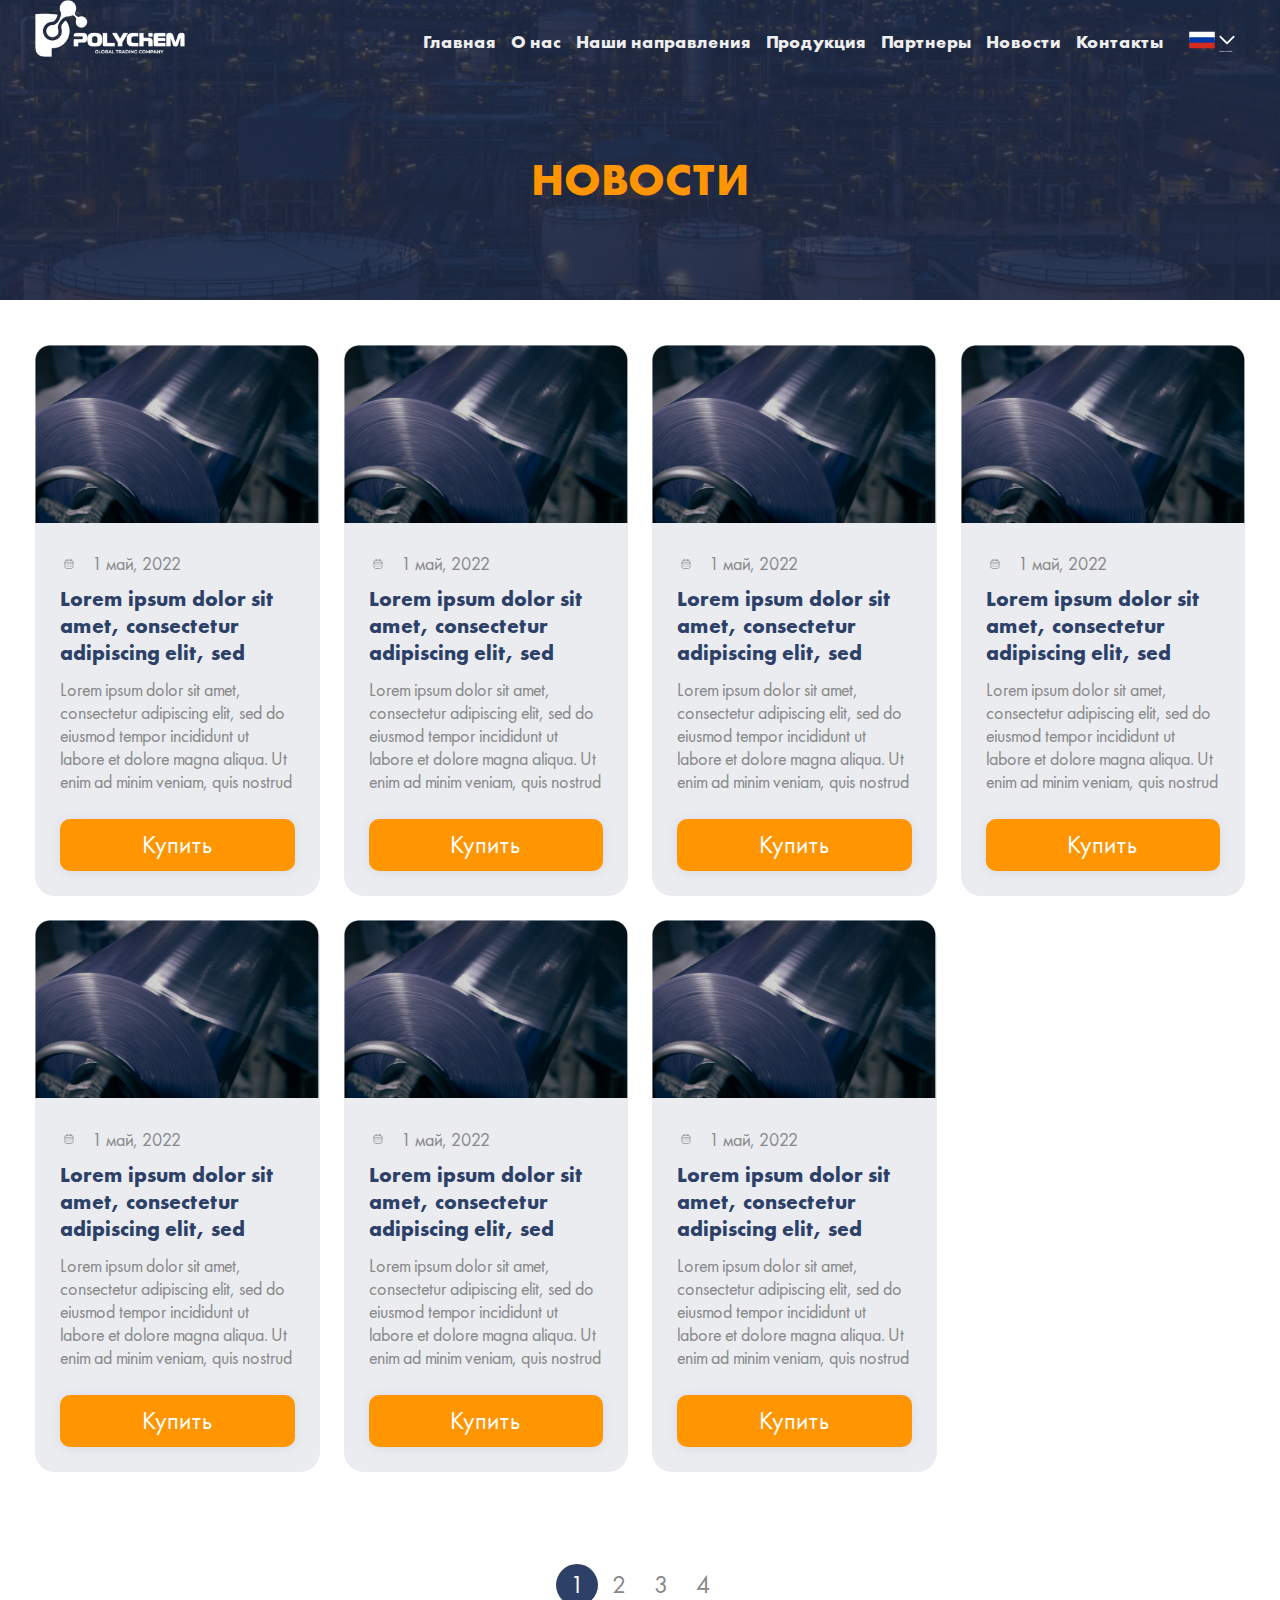
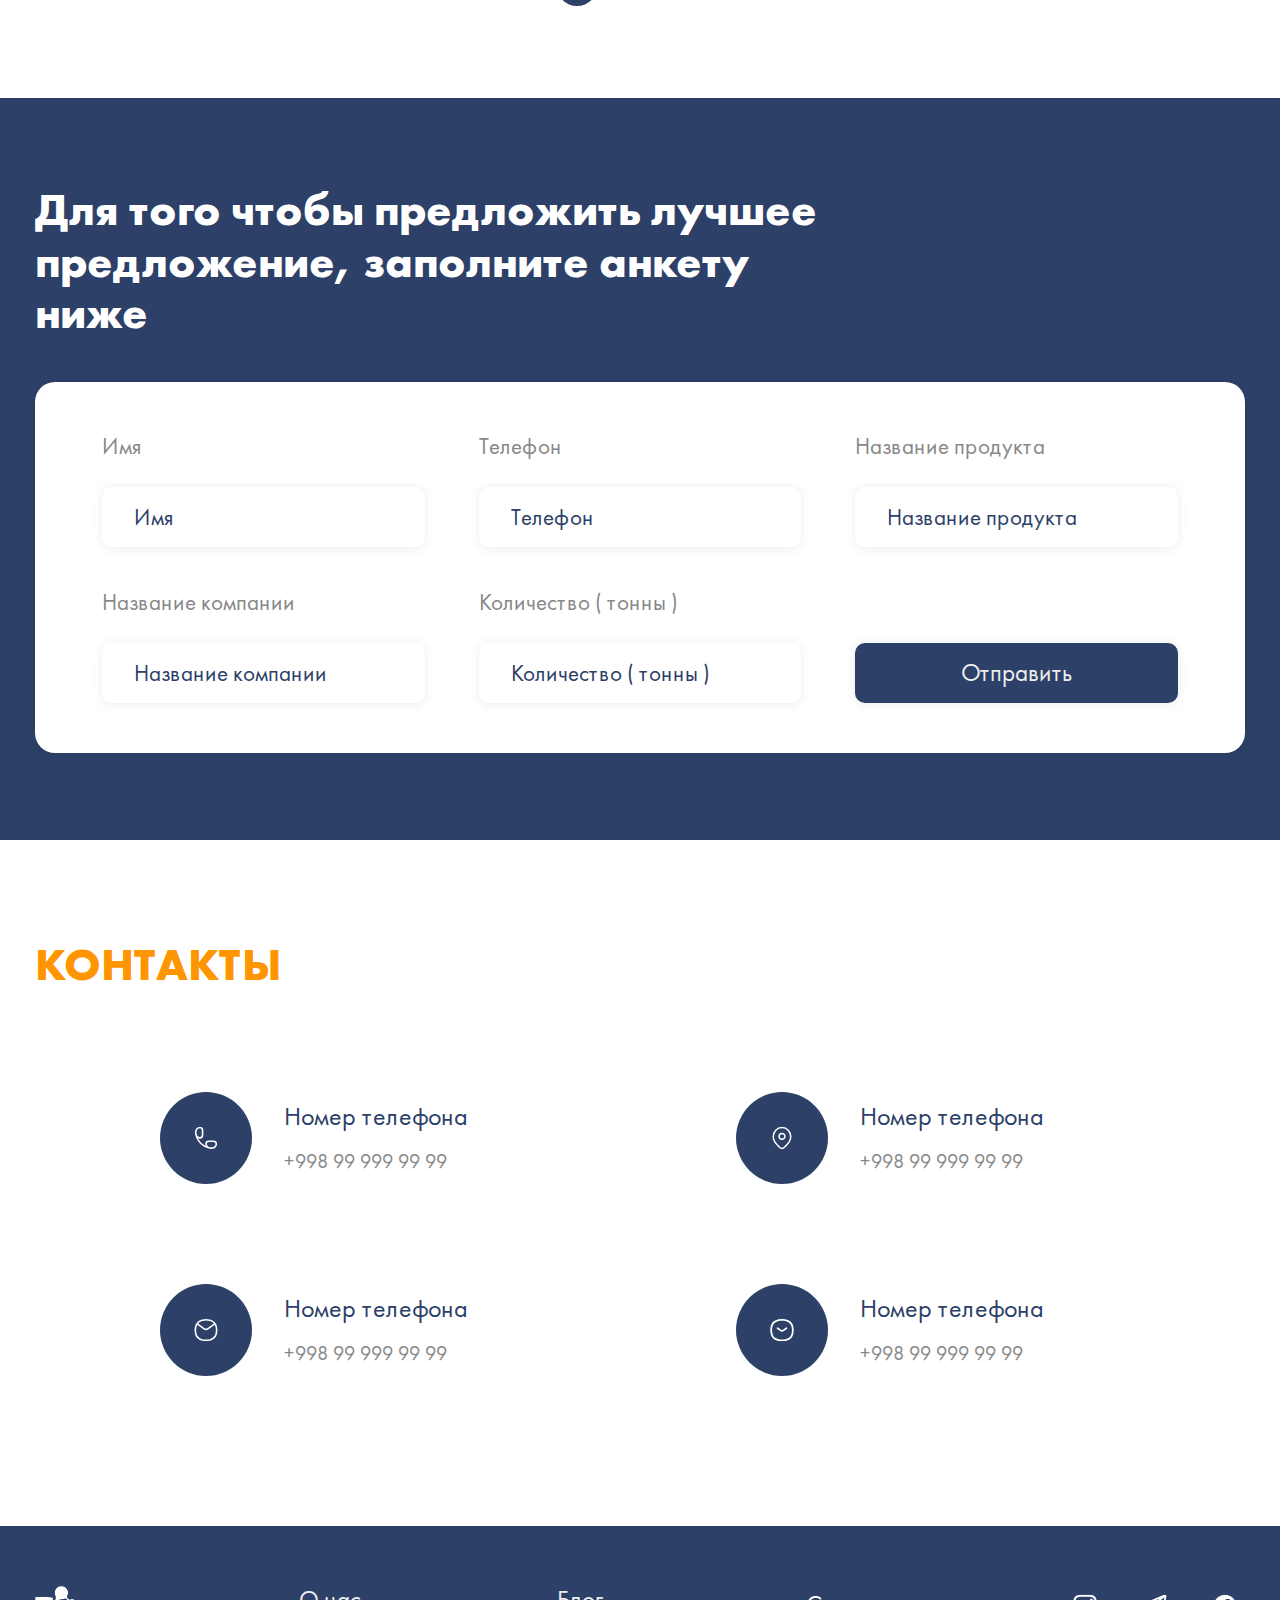
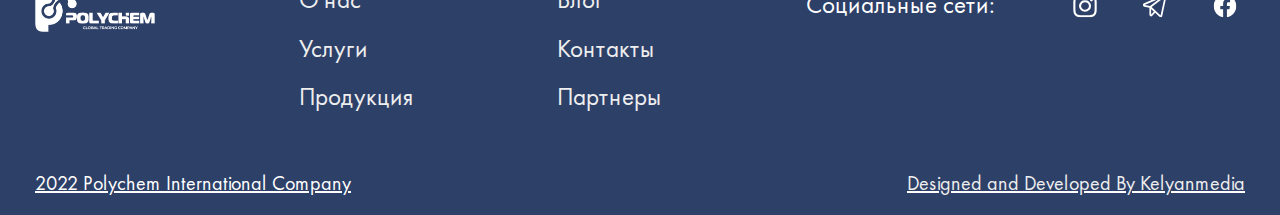
<file: news.html>
<!DOCTYPE html>
<html lang="en">
<head>
	<meta charset="UTF-8">
	<meta http-equiv="X-UA-Compatible" content="IE=edge">
	<meta name="viewport" content="width=device-width, initial-scale=1.0">
	<link rel="stylesheet" href="css/style.min.css">
	<title>Главная</title>
</head>

<body>
<header class="page__header">
	<div class="container">
		<div class="header__main d-f ai-cen jc-sp">
	<a class="header__logo" href="../">
		<img src="img/logo.png" alt="logo">
	</a>

	<nav class="nav d-f ai-cen">
		<a href="../" class="link-animation header__link nav__item">Главная</a>
		<a href="about.html" class="link-animation header__link nav__item">О нас</a>
		<a href="directions.html" class="link-animation header__link nav__item">Наши направления</a>
		<a href="goods.html" class="link-animation header__link nav__item red-btn red-btn--sm">Продукция</a>
		<a href="partners.html"
			class="link-animation header__link nav__item nav__item--last red-btn red-btn--sm">Партнеры</a>
		<a href="news.html" class="link-animation header__link nav__item nav__item--last red-btn red-btn--sm">Новости</a>
		<a href="contact.html"
			class="link-animation header__link nav__item nav__item--last red-btn red-btn--sm">Контакты</a>

		<div class="select">
			<div class="select__header d-f ai-cen jc-cen">
				<div class="select__current"><img src="img/icons/icons.svg#russia-flag" alt="russia flag"></div>
				<svg class="select__arrow">
					<use xlink:href='img/icons/icons.svg#arrow-down-white'></use>
				</svg>
			</div>

			<div class="select__body">
				<div class="select__item"><img src="img/icons/icons.svg#russia-flag" alt="russia flag"></div>
				<div class="select-item__wood"></div>
				<div class="select__item"><img src="img/icons/icons.svg#uzbekistan-flag" alt="russia flag"></div>
				<div class="select-item__wood"></div>
				<div class="select__item"><img src="img/icons/icons.svg#usa-flag" alt="russia flag"></div>
			</div>
		</div>
	</nav>

	<input type="checkbox" id="checkbox1" class="checkbox1 visuallyHidden">
	<label class="checkbox1-label" for="checkbox1">
		<div class="hamburger hamburger1">
			<span class="bar bar1"></span>
			<span class="bar bar2"></span>
			<span class="bar bar3"></span>
			<span class="bar bar4"></span>
		</div>
	</label>
</div>
		<img class="page-header__img" src="img/banners2/1.jpg" alt="banner">
		<h1 class="page__title title--orange">новости</h1>
	</div>
</header>
<main class="news-page">
	<div class="container">
		<div class="news-page__main">
			<div class="news-page__item">
				<img class="news-page-item__img" src="img/new.jpg" alt="new img">
				<div class="news-page__content">
					<div class="d-f ai-cen">
						<img class="news-page-item__news" src="img/icons/icons.svg#calendar" alt="calendar">
						<p class="news-page-item__date">1 май, 2022</p>
					</div>
					<p class="news-page-item__title">Lorem ipsum dolor sit amet, consectetur adipiscing elit, sed </p>
					<p class="news-page-item__text">Lorem ipsum dolor sit amet, consectetur adipiscing elit, sed do eiusmod tempor incididunt ut labore et
						dolore
						magna aliqua. Ut enim ad minim veniam, quis nostrud</p>
					<button class="news-page-item__btn">Купить</button>
				</div>
			</div>

			<div class="news-page__item">
				<img class="news-page-item__img" src="img/new.jpg" alt="new img">
				<div class="news-page__content">
					<div class="d-f ai-cen">
						<img class="news-page-item__news" src="img/icons/icons.svg#calendar" alt="calendar">
						<p class="news-page-item__date">1 май, 2022</p>
					</div>
					<p class="news-page-item__title">Lorem ipsum dolor sit amet, consectetur adipiscing elit, sed </p>
					<p class="news-page-item__text">Lorem ipsum dolor sit amet, consectetur adipiscing elit, sed do eiusmod tempor
						incididunt ut labore et
						dolore
						magna aliqua. Ut enim ad minim veniam, quis nostrud</p>
					<button class="news-page-item__btn">Купить</button>
				</div>
			</div>

			<div class="news-page__item">
				<img class="news-page-item__img" src="img/new.jpg" alt="new img">
				<div class="news-page__content">
					<div class="d-f ai-cen">
						<img class="news-page-item__news" src="img/icons/icons.svg#calendar" alt="calendar">
						<p class="news-page-item__date">1 май, 2022</p>
					</div>
					<p class="news-page-item__title">Lorem ipsum dolor sit amet, consectetur adipiscing elit, sed </p>
					<p class="news-page-item__text">Lorem ipsum dolor sit amet, consectetur adipiscing elit, sed do eiusmod tempor
						incididunt ut labore et
						dolore
						magna aliqua. Ut enim ad minim veniam, quis nostrud</p>
					<button class="news-page-item__btn">Купить</button>
				</div>
			</div>

			<div class="news-page__item">
				<img class="news-page-item__img" src="img/new.jpg" alt="new img">
				<div class="news-page__content">
					<div class="d-f ai-cen">
						<img class="news-page-item__news" src="img/icons/icons.svg#calendar" alt="calendar">
						<p class="news-page-item__date">1 май, 2022</p>
					</div>
					<p class="news-page-item__title">Lorem ipsum dolor sit amet, consectetur adipiscing elit, sed </p>
					<p class="news-page-item__text">Lorem ipsum dolor sit amet, consectetur adipiscing elit, sed do eiusmod tempor
						incididunt ut labore et
						dolore
						magna aliqua. Ut enim ad minim veniam, quis nostrud</p>
					<button class="news-page-item__btn">Купить</button>
				</div>
			</div>

			<div class="news-page__item">
				<img class="news-page-item__img" src="img/new.jpg" alt="new img">
				<div class="news-page__content">
					<div class="d-f ai-cen">
						<img class="news-page-item__news" src="img/icons/icons.svg#calendar" alt="calendar">
						<p class="news-page-item__date">1 май, 2022</p>
					</div>
					<p class="news-page-item__title">Lorem ipsum dolor sit amet, consectetur adipiscing elit, sed </p>
					<p class="news-page-item__text">Lorem ipsum dolor sit amet, consectetur adipiscing elit, sed do eiusmod tempor
						incididunt ut labore et
						dolore
						magna aliqua. Ut enim ad minim veniam, quis nostrud</p>
					<button class="news-page-item__btn">Купить</button>
				</div>
			</div>

			<div class="news-page__item">
				<img class="news-page-item__img" src="img/new.jpg" alt="new img">
				<div class="news-page__content">
					<div class="d-f ai-cen">
						<img class="news-page-item__news" src="img/icons/icons.svg#calendar" alt="calendar">
						<p class="news-page-item__date">1 май, 2022</p>
					</div>
					<p class="news-page-item__title">Lorem ipsum dolor sit amet, consectetur adipiscing elit, sed </p>
					<p class="news-page-item__text">Lorem ipsum dolor sit amet, consectetur adipiscing elit, sed do eiusmod tempor
						incididunt ut labore et
						dolore
						magna aliqua. Ut enim ad minim veniam, quis nostrud</p>
					<button class="news-page-item__btn">Купить</button>
				</div>
			</div>

			<div class="news-page__item">
				<img class="news-page-item__img" src="img/new.jpg" alt="new img">
				<div class="news-page__content">
					<div class="d-f ai-cen">
						<img class="news-page-item__news" src="img/icons/icons.svg#calendar" alt="calendar">
						<p class="news-page-item__date">1 май, 2022</p>
					</div>
					<p class="news-page-item__title">Lorem ipsum dolor sit amet, consectetur adipiscing elit, sed </p>
					<p class="news-page-item__text">Lorem ipsum dolor sit amet, consectetur adipiscing elit, sed do eiusmod tempor
						incididunt ut labore et
						dolore
						magna aliqua. Ut enim ad minim veniam, quis nostrud</p>
					<button class="news-page-item__btn">Купить</button>
				</div>
			</div>
		</div>

		<div class="news-page__pagination d-f aic-cen jc-cen">
			<a href="#" class="news-page-pagination__item active">1</a>
			<a href="#" class="news-page-pagination__item">2</a>
			<a href="#" class="news-page-pagination__item">3</a>
			<a href="#" class="news-page-pagination__item">4</a>
		</div>
	</div>

	<div class="form">
	<div class="container">
		<h2 class="title title--lowercase">Для того чтобы предложить лучшее
			предложение, заполните анкету
			ниже</h2>

		<form class="form__main d-f jc-sp flex-wrap">
			<div class="form__item">
				<p class="form-item__title">Имя</p>
				<input type="text" class="form-item__input" placeholder="Имя">
			</div>

			<div class="form__item">
				<p class="form-item__title">Телефон</p>
				<input type="tel" class="form-item__input" placeholder="Телефон">
			</div>

			<div class="form__item">
				<p class="form-item__title">Название продукта</p>
				<input type="text" class="form-item__input" placeholder="Название продукта">
			</div>

			<div class="form__item">
				<p class="form-item__title">Название компании</p>
				<input type="text" class="form-item__input" placeholder="Название компании">
			</div>

			<div class="form__item">
				<p class="form-item__title">Количество ( тонны )</p>
				<input type="number" class="form-item__input" placeholder="Количество ( тонны )">
			</div>

			<div class="form__item d-f ai-end">
				<button class="form-item__btn">Отправить</button>
			</div>
		</form>
	</div>
</div>
	<div class="contact">
	<div class="container">
		<h2 class="title title--orange">контакты</h2>

		<div class="contact__main d-f ai-cen jc-sp flex-wrap">
			<div class="contact__item d-f ai-cen" >
				<div class="contact__icon">
					<img class="contact__img" src="img/icons/icons.svg#tel" alt="svg">
				</div>
				<div>
					<p class="contact__title">Номер телефона</p>
					<a class="cl-gray2 fz-20" href="#">+998 99 999 99 99</a>
				</div>
			</div>

			<div class="contact__item d-f ai-cen" >
				<div class="contact__icon">
					<img class="contact__img" src="img/icons/icons.svg#location" alt="svg">
				</div>
				<div>
					<p class="contact__title">Номер телефона</p>
					<a class="cl-gray2 fz-20" href="#">+998 99 999 99 99</a>
				</div>
			</div>

			<div class="contact__item d-f ai-cen" >
				<div class="contact__icon">
					<img class="contact__img" src="img/icons/icons.svg#email" alt="svg">
				</div>
				<div>
					<p class="contact__title">Номер телефона</p>
					<a class="cl-gray2 fz-20" href="#">+998 99 999 99 99</a>
				</div>
			</div>

			<div class="contact__item d-f ai-cen" >
				<div class="contact__icon">
					<img class="contact__img" src="img/icons/icons.svg#time" alt="svg">
				</div>
				<div>
					<p class="contact__title">Номер телефона</p>
					<a class="cl-gray2 fz-20" href="#">+998 99 999 99 99</a>
				</div>
			</div>
		</div>
	</div>
</div>
</main>
	<footer class="footer">
		<div class="container">
			<div class="footer__main d-f ai-start jc-sp">
				<img class="footer__logo" src="img/logo.png" alt="logo">
				<div>
					<a class="footer__link" href="#">О нас</a>
					<a class="footer__link" href="#">Услуги</a>
					<a class="footer__link" href="#">Продукция</a>
				</div>

				<div>
					<a class="footer__link" href="#">Блог</a>
					<a class="footer__link" href="#">Контакты</a>
					<a class="footer__link" href="#">Партнеры</a>
				</div>

				<div class="d-f ai-cen">
					<p class="footer__social-text">Социальные сети:</p>
					<a class="footer-social__link" href="#"><img class="footer__svg" src="img/icons/icons.svg#instagram" alt="instagram"></a>
					<a class="footer-social__link" href="#"><img class="footer__svg" src="img/icons/icons.svg#telegramsvg" alt="instagram"></a>
					<a class="footer-social__link" href="#"><img class="footer__svg" src="img/icons/icons.svg#facebook" alt="instagram"></a>
				</div>
			</div>
			<div class="d-f ai-cen jc-sp footer__last">
				<p>2022 Polychem International Company</p>
				<a target="_blank" href="https://kelyanmedia.com/">Designed and Developed By Kelyanmedia</a>
			</div>
		</div>
	</footer>
	
	<script src="js/app.min.js"></script>
	</body>

	</html>
</file>
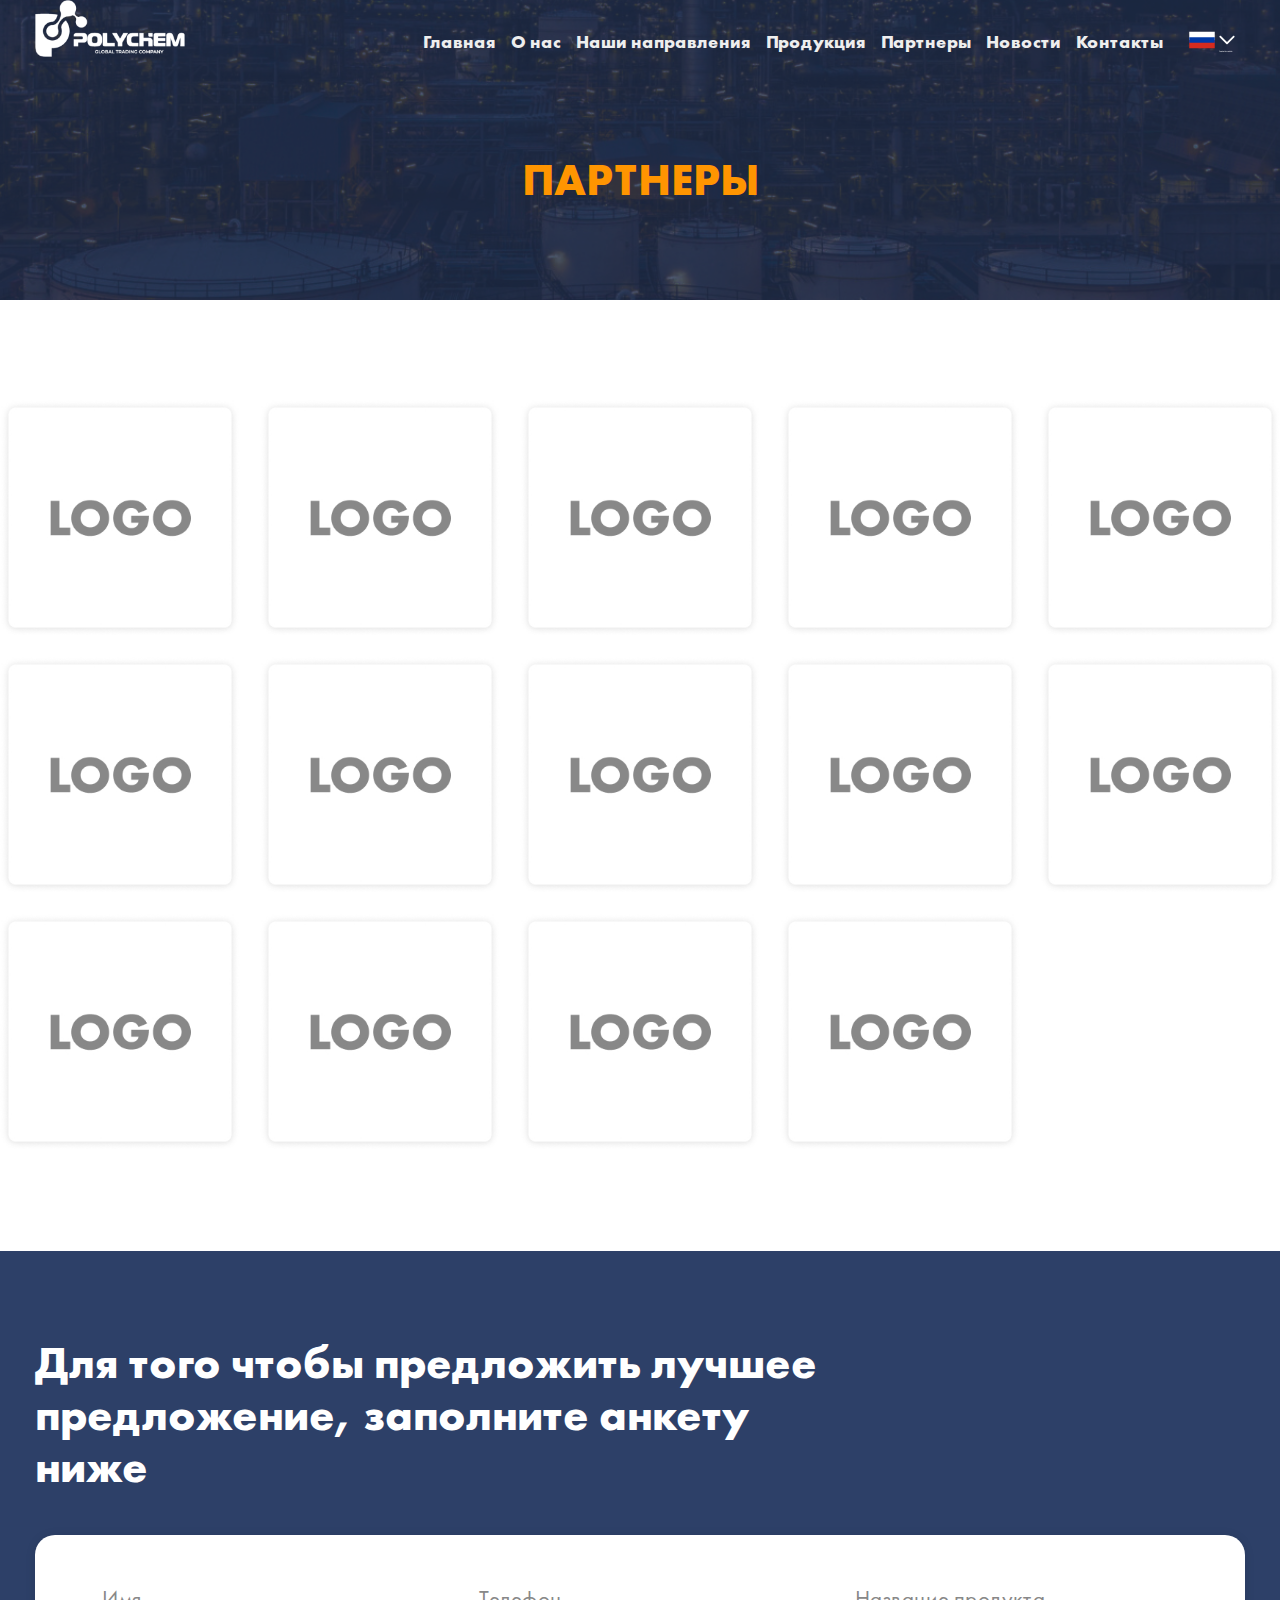
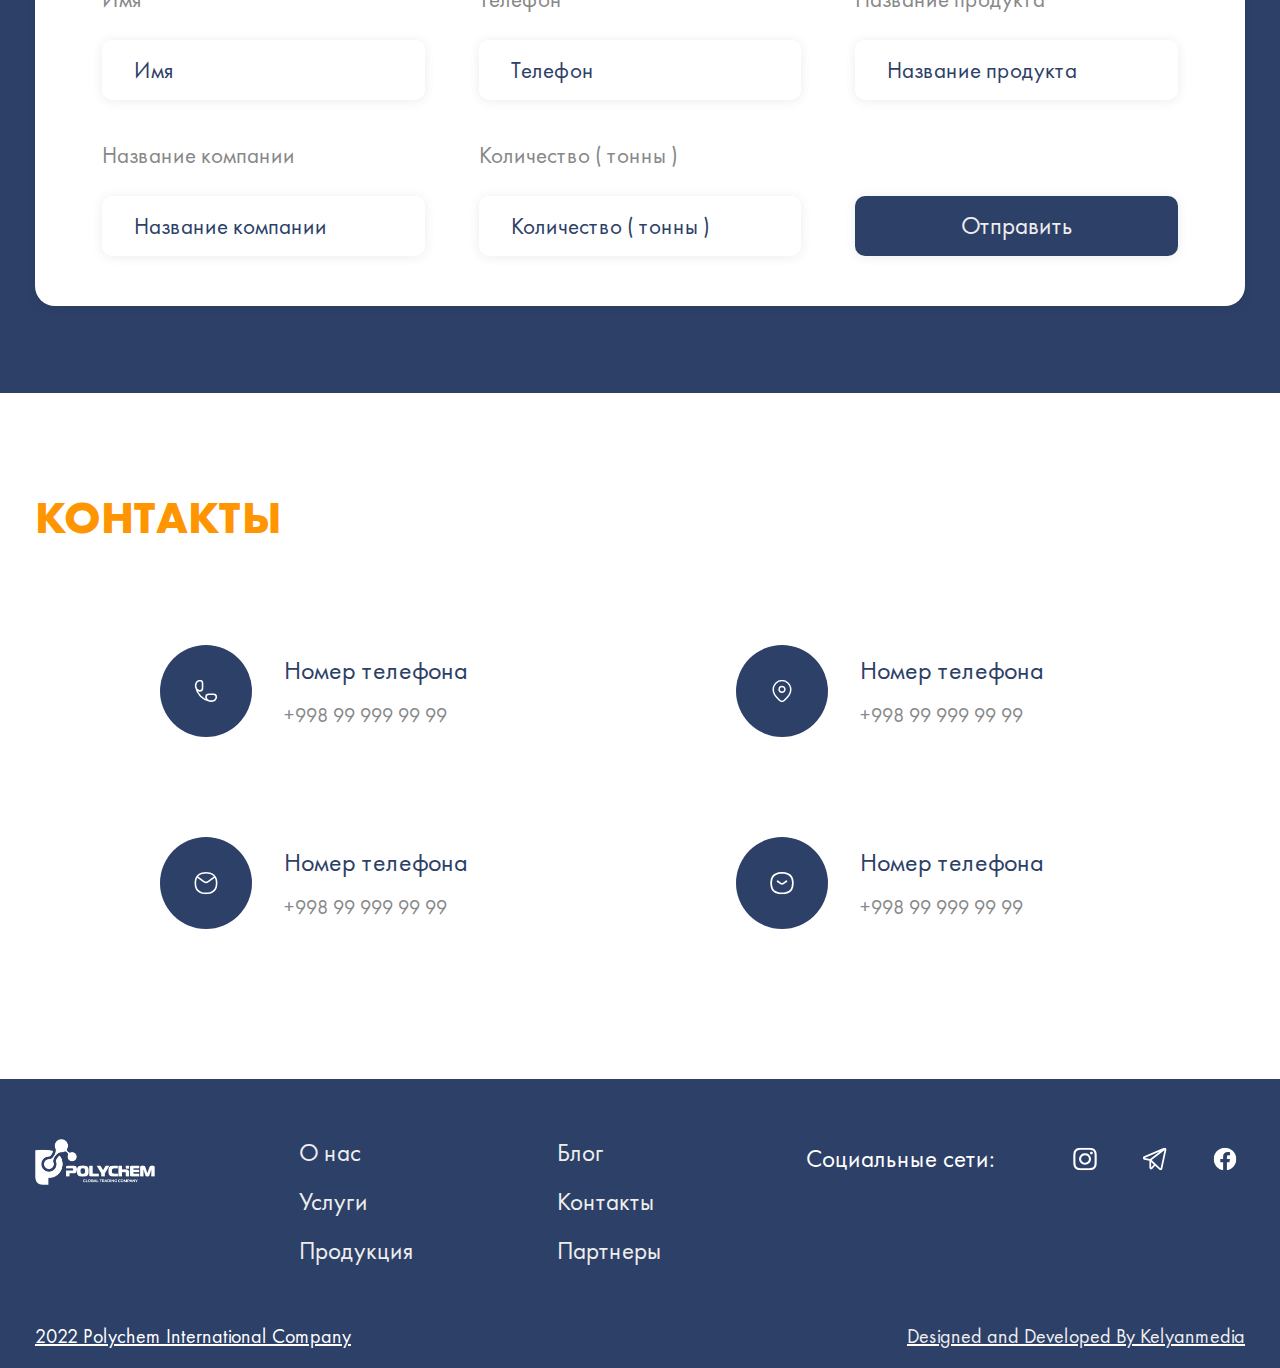
<file: partners.html>
<!DOCTYPE html>
<html lang="en">
<head>
	<meta charset="UTF-8">
	<meta http-equiv="X-UA-Compatible" content="IE=edge">
	<meta name="viewport" content="width=device-width, initial-scale=1.0">
	<link rel="stylesheet" href="css/style.min.css">
	<title>Главная</title>
</head>

<body>
<header class="page__header">
	<div class="container">
		<div class="header__main d-f ai-cen jc-sp">
	<a class="header__logo" href="../">
		<img src="img/logo.png" alt="logo">
	</a>

	<nav class="nav d-f ai-cen">
		<a href="../" class="link-animation header__link nav__item">Главная</a>
		<a href="about.html" class="link-animation header__link nav__item">О нас</a>
		<a href="directions.html" class="link-animation header__link nav__item">Наши направления</a>
		<a href="goods.html" class="link-animation header__link nav__item red-btn red-btn--sm">Продукция</a>
		<a href="partners.html"
			class="link-animation header__link nav__item nav__item--last red-btn red-btn--sm">Партнеры</a>
		<a href="news.html" class="link-animation header__link nav__item nav__item--last red-btn red-btn--sm">Новости</a>
		<a href="contact.html"
			class="link-animation header__link nav__item nav__item--last red-btn red-btn--sm">Контакты</a>

		<div class="select">
			<div class="select__header d-f ai-cen jc-cen">
				<div class="select__current"><img src="img/icons/icons.svg#russia-flag" alt="russia flag"></div>
				<svg class="select__arrow">
					<use xlink:href='img/icons/icons.svg#arrow-down-white'></use>
				</svg>
			</div>

			<div class="select__body">
				<div class="select__item"><img src="img/icons/icons.svg#russia-flag" alt="russia flag"></div>
				<div class="select-item__wood"></div>
				<div class="select__item"><img src="img/icons/icons.svg#uzbekistan-flag" alt="russia flag"></div>
				<div class="select-item__wood"></div>
				<div class="select__item"><img src="img/icons/icons.svg#usa-flag" alt="russia flag"></div>
			</div>
		</div>
	</nav>

	<input type="checkbox" id="checkbox1" class="checkbox1 visuallyHidden">
	<label class="checkbox1-label" for="checkbox1">
		<div class="hamburger hamburger1">
			<span class="bar bar1"></span>
			<span class="bar bar2"></span>
			<span class="bar bar3"></span>
			<span class="bar bar4"></span>
		</div>
	</label>
</div>
		<img class="page-header__img" src="img/banners2/1.jpg" alt="banner">
		<h1 class="page__title title--orange">партнеры</h1>
	</div>
</header>
<main class="polymers-page">
	<div class="partners-page__main">
		<img class="partners-slider__img" src="img/partners/1.jpg" alt="1">
		<img class="partners-slider__img" src="img/partners/1.jpg" alt="1">
		<img class="partners-slider__img" src="img/partners/1.jpg" alt="1">
		<img class="partners-slider__img" src="img/partners/1.jpg" alt="1">
		<img class="partners-slider__img" src="img/partners/1.jpg" alt="1">
		<img class="partners-slider__img" src="img/partners/1.jpg" alt="1">
		<img class="partners-slider__img" src="img/partners/1.jpg" alt="1">
		<img class="partners-slider__img" src="img/partners/1.jpg" alt="1">
		<img class="partners-slider__img" src="img/partners/1.jpg" alt="1">
		<img class="partners-slider__img" src="img/partners/1.jpg" alt="1">
		<img class="partners-slider__img" src="img/partners/1.jpg" alt="1">
		<img class="partners-slider__img" src="img/partners/1.jpg" alt="1">
		<img class="partners-slider__img" src="img/partners/1.jpg" alt="1">
		<img class="partners-slider__img" src="img/partners/1.jpg" alt="1">
	</div>
	<div class="form">
	<div class="container">
		<h2 class="title title--lowercase">Для того чтобы предложить лучшее
			предложение, заполните анкету
			ниже</h2>

		<form class="form__main d-f jc-sp flex-wrap">
			<div class="form__item">
				<p class="form-item__title">Имя</p>
				<input type="text" class="form-item__input" placeholder="Имя">
			</div>

			<div class="form__item">
				<p class="form-item__title">Телефон</p>
				<input type="tel" class="form-item__input" placeholder="Телефон">
			</div>

			<div class="form__item">
				<p class="form-item__title">Название продукта</p>
				<input type="text" class="form-item__input" placeholder="Название продукта">
			</div>

			<div class="form__item">
				<p class="form-item__title">Название компании</p>
				<input type="text" class="form-item__input" placeholder="Название компании">
			</div>

			<div class="form__item">
				<p class="form-item__title">Количество ( тонны )</p>
				<input type="number" class="form-item__input" placeholder="Количество ( тонны )">
			</div>

			<div class="form__item d-f ai-end">
				<button class="form-item__btn">Отправить</button>
			</div>
		</form>
	</div>
</div>
	<div class="contact">
	<div class="container">
		<h2 class="title title--orange">контакты</h2>

		<div class="contact__main d-f ai-cen jc-sp flex-wrap">
			<div class="contact__item d-f ai-cen" >
				<div class="contact__icon">
					<img class="contact__img" src="img/icons/icons.svg#tel" alt="svg">
				</div>
				<div>
					<p class="contact__title">Номер телефона</p>
					<a class="cl-gray2 fz-20" href="#">+998 99 999 99 99</a>
				</div>
			</div>

			<div class="contact__item d-f ai-cen" >
				<div class="contact__icon">
					<img class="contact__img" src="img/icons/icons.svg#location" alt="svg">
				</div>
				<div>
					<p class="contact__title">Номер телефона</p>
					<a class="cl-gray2 fz-20" href="#">+998 99 999 99 99</a>
				</div>
			</div>

			<div class="contact__item d-f ai-cen" >
				<div class="contact__icon">
					<img class="contact__img" src="img/icons/icons.svg#email" alt="svg">
				</div>
				<div>
					<p class="contact__title">Номер телефона</p>
					<a class="cl-gray2 fz-20" href="#">+998 99 999 99 99</a>
				</div>
			</div>

			<div class="contact__item d-f ai-cen" >
				<div class="contact__icon">
					<img class="contact__img" src="img/icons/icons.svg#time" alt="svg">
				</div>
				<div>
					<p class="contact__title">Номер телефона</p>
					<a class="cl-gray2 fz-20" href="#">+998 99 999 99 99</a>
				</div>
			</div>
		</div>
	</div>
</div>
</main>
	<footer class="footer">
		<div class="container">
			<div class="footer__main d-f ai-start jc-sp">
				<img class="footer__logo" src="img/logo.png" alt="logo">
				<div>
					<a class="footer__link" href="#">О нас</a>
					<a class="footer__link" href="#">Услуги</a>
					<a class="footer__link" href="#">Продукция</a>
				</div>

				<div>
					<a class="footer__link" href="#">Блог</a>
					<a class="footer__link" href="#">Контакты</a>
					<a class="footer__link" href="#">Партнеры</a>
				</div>

				<div class="d-f ai-cen">
					<p class="footer__social-text">Социальные сети:</p>
					<a class="footer-social__link" href="#"><img class="footer__svg" src="img/icons/icons.svg#instagram" alt="instagram"></a>
					<a class="footer-social__link" href="#"><img class="footer__svg" src="img/icons/icons.svg#telegramsvg" alt="instagram"></a>
					<a class="footer-social__link" href="#"><img class="footer__svg" src="img/icons/icons.svg#facebook" alt="instagram"></a>
				</div>
			</div>
			<div class="d-f ai-cen jc-sp footer__last">
				<p>2022 Polychem International Company</p>
				<a target="_blank" href="https://kelyanmedia.com/">Designed and Developed By Kelyanmedia</a>
			</div>
		</div>
	</footer>
	
	<script src="js/app.min.js"></script>
	</body>

	</html>
</file>
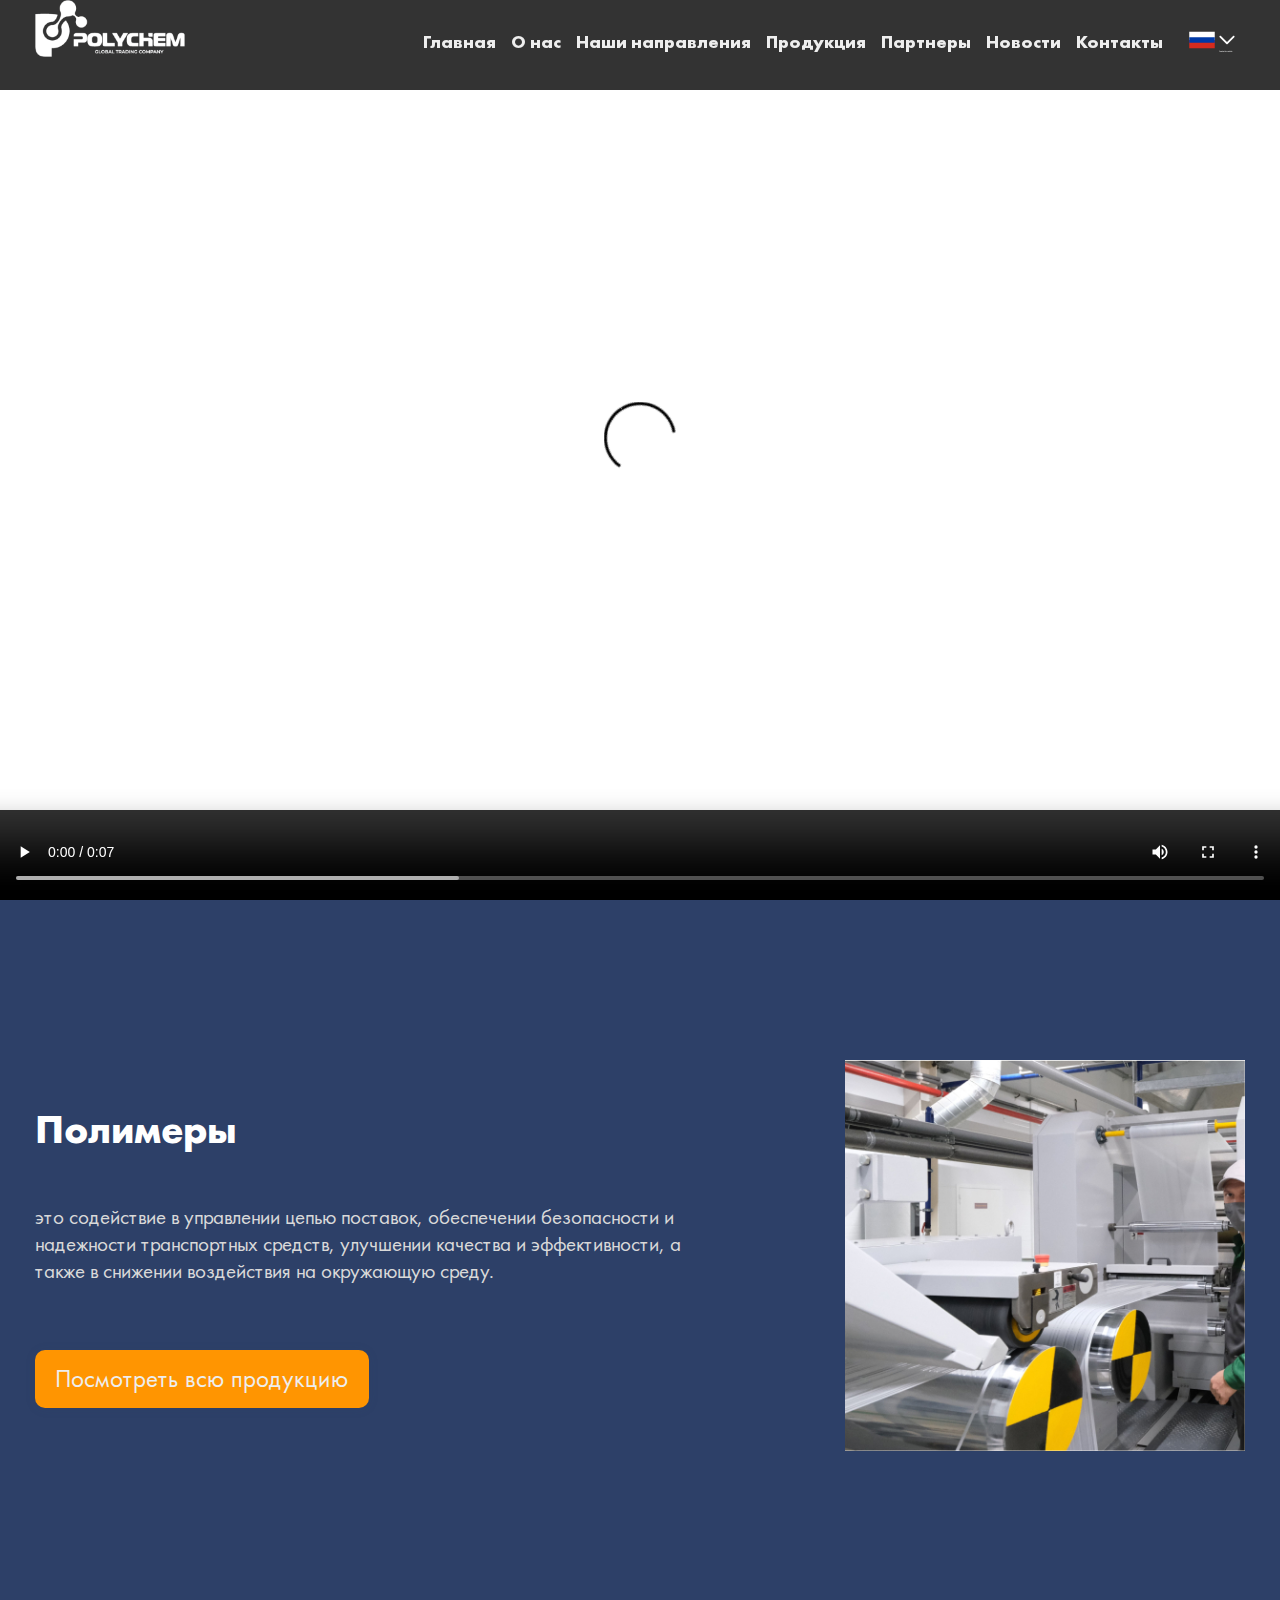
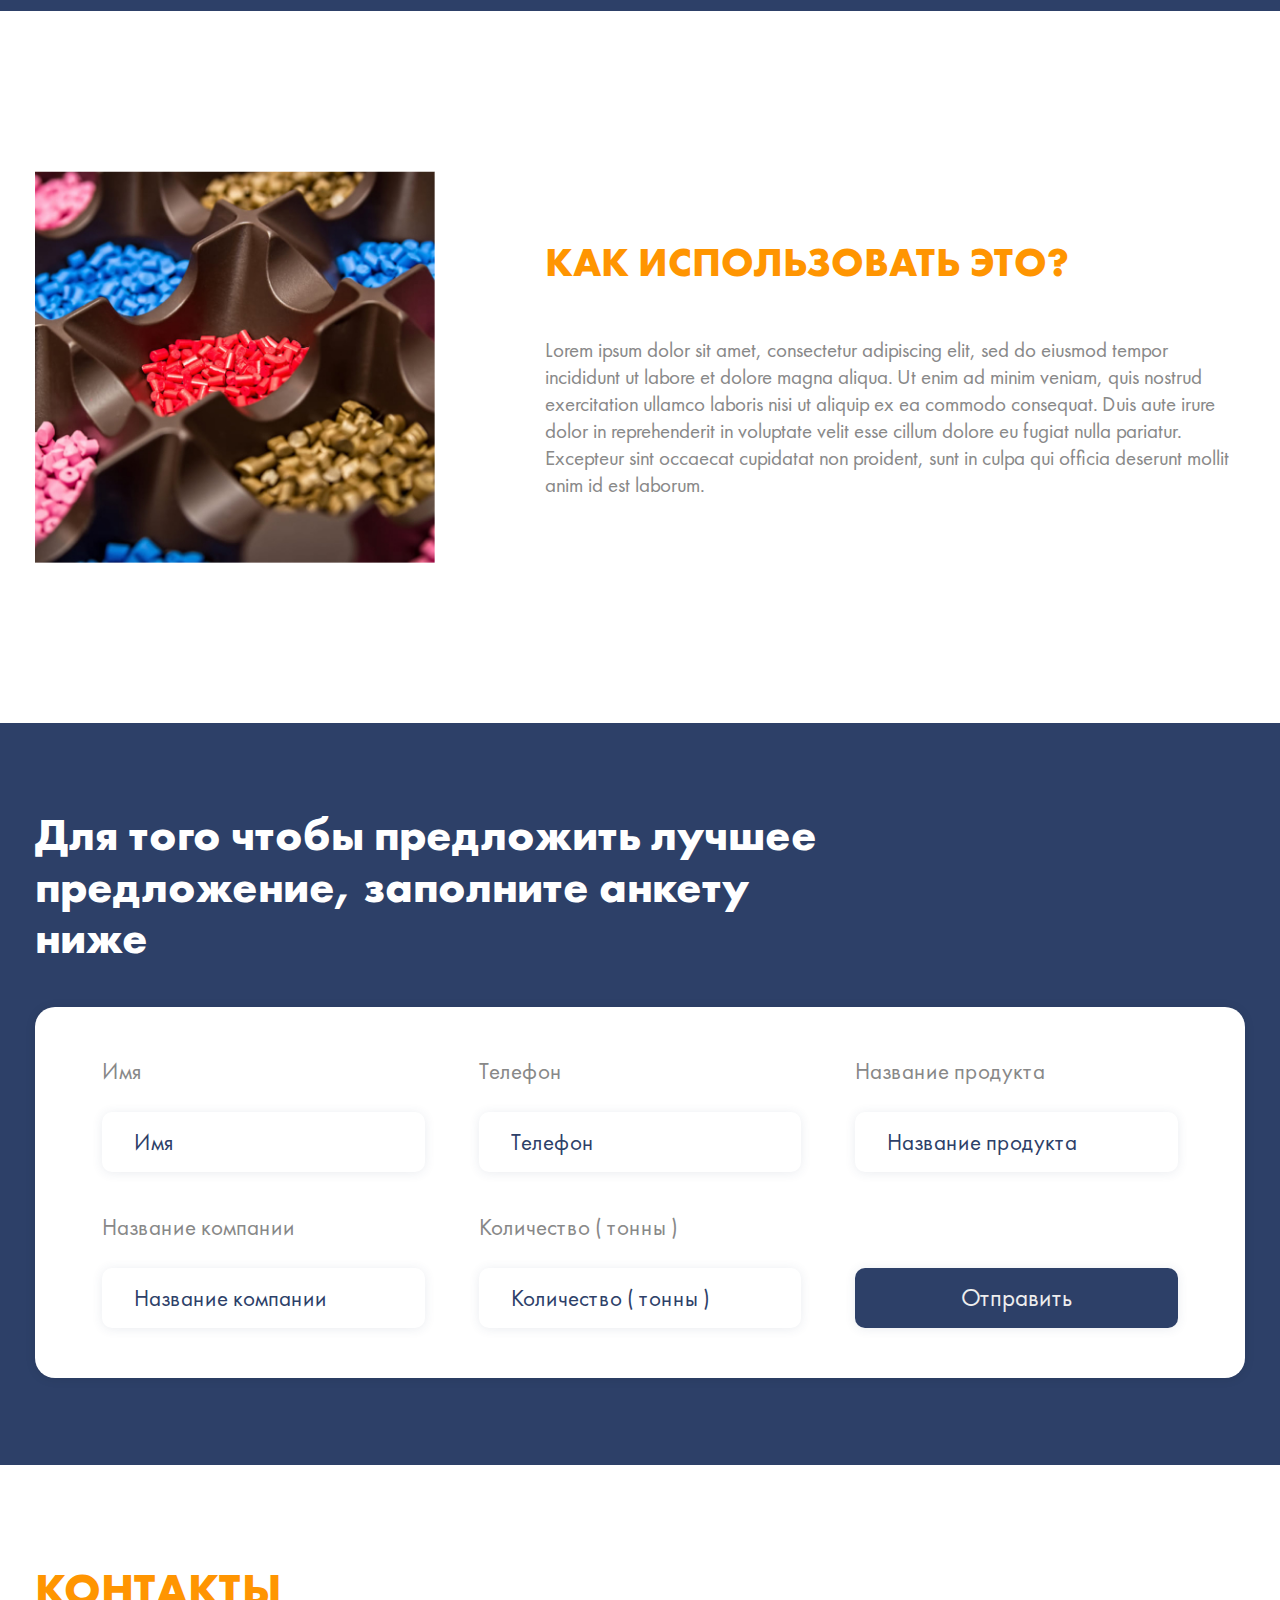
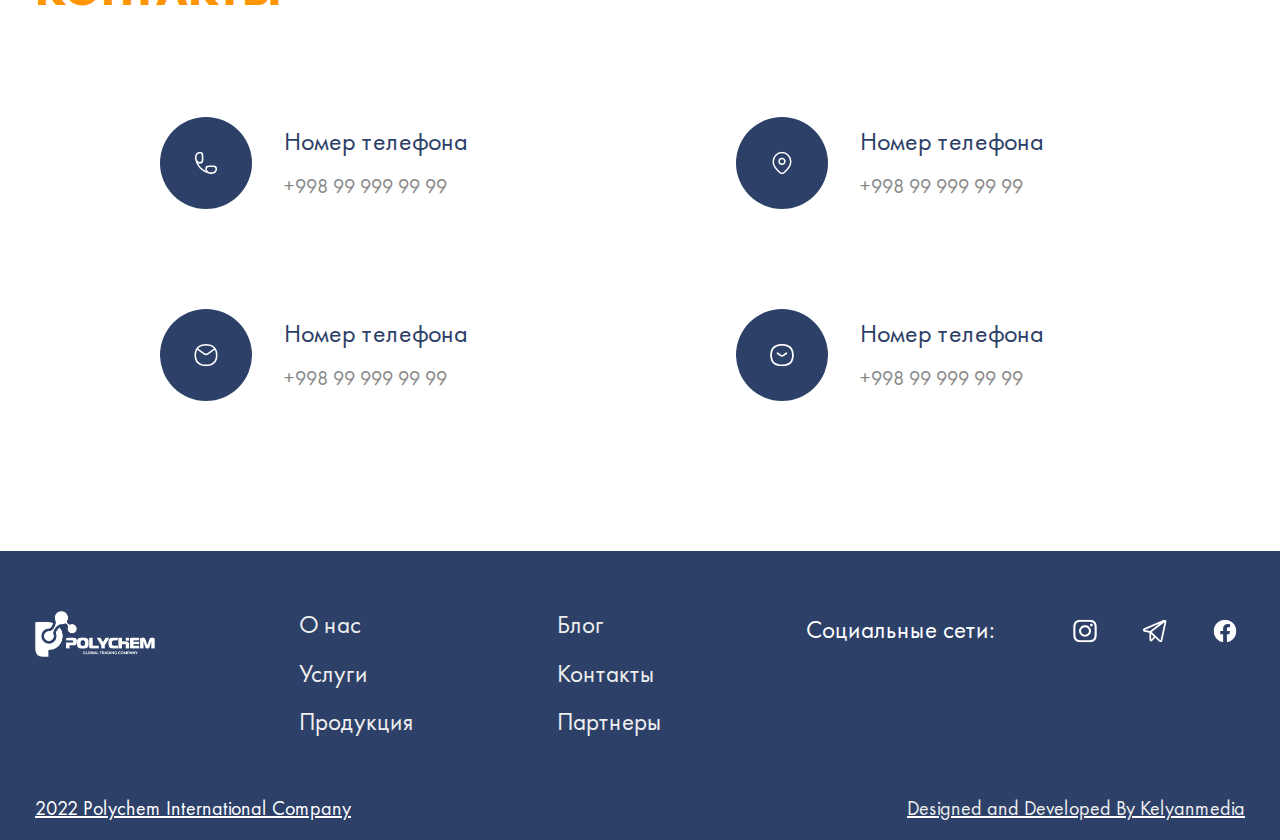
<file: polymers.html>
<!DOCTYPE html>
<html lang="en">
<head>
	<meta charset="UTF-8">
	<meta http-equiv="X-UA-Compatible" content="IE=edge">
	<meta name="viewport" content="width=device-width, initial-scale=1.0">
	<link rel="stylesheet" href="css/style.min.css">
	<title>Главная</title>
</head>

<body>
<header class="polymers__header">
	<div class="container">
		<div class="header__main d-f ai-cen jc-sp">
	<a class="header__logo" href="../">
		<img src="img/logo.png" alt="logo">
	</a>

	<nav class="nav d-f ai-cen">
		<a href="../" class="link-animation header__link nav__item">Главная</a>
		<a href="about.html" class="link-animation header__link nav__item">О нас</a>
		<a href="directions.html" class="link-animation header__link nav__item">Наши направления</a>
		<a href="goods.html" class="link-animation header__link nav__item red-btn red-btn--sm">Продукция</a>
		<a href="partners.html"
			class="link-animation header__link nav__item nav__item--last red-btn red-btn--sm">Партнеры</a>
		<a href="news.html" class="link-animation header__link nav__item nav__item--last red-btn red-btn--sm">Новости</a>
		<a href="contact.html"
			class="link-animation header__link nav__item nav__item--last red-btn red-btn--sm">Контакты</a>

		<div class="select">
			<div class="select__header d-f ai-cen jc-cen">
				<div class="select__current"><img src="img/icons/icons.svg#russia-flag" alt="russia flag"></div>
				<svg class="select__arrow">
					<use xlink:href='img/icons/icons.svg#arrow-down-white'></use>
				</svg>
			</div>

			<div class="select__body">
				<div class="select__item"><img src="img/icons/icons.svg#russia-flag" alt="russia flag"></div>
				<div class="select-item__wood"></div>
				<div class="select__item"><img src="img/icons/icons.svg#uzbekistan-flag" alt="russia flag"></div>
				<div class="select-item__wood"></div>
				<div class="select__item"><img src="img/icons/icons.svg#usa-flag" alt="russia flag"></div>
			</div>
		</div>
	</nav>

	<input type="checkbox" id="checkbox1" class="checkbox1 visuallyHidden">
	<label class="checkbox1-label" for="checkbox1">
		<div class="hamburger hamburger1">
			<span class="bar bar1"></span>
			<span class="bar bar2"></span>
			<span class="bar bar3"></span>
			<span class="bar bar4"></span>
		</div>
	</label>
</div>
		<video class="page-header__video" src="videos/1.mp4" controls></video>
	</div>
</header>
<main class="polymers-page">
	<div class="polymers__about polymers__about--blue">
		<div class="container">
			<div class="polymers-about__main d-f ai-cen jc-sp">
				<div>
					<h2 class="polymers-about__title">Полимеры</h2>
					<p class="polymers-about__text">это содействие в управлении цепью поставок, обеспечении безопасности и
						надежности транспортных средств,
						улучшении качества и эффективности, а также в снижении воздействия на окружающую среду.</p>
					<a href="#" class="polymers-about__btn">Посмотреть всю продукцию</a>
				</div>
				<img class="polymers-about__img" src="img/polymers/polymer1/1.jpg" alt="polymer">
			</div>
		</div>
	</div>
	<div class="polymers__about">
		<div class="container">
			<div class="polymers-about__main d-f ai-cen jc-sp">
				<img class="polymers-about__img" src="img/polymers/polymer1/2.jpg" alt="polymer">
				<div>
					<h2 class="polymers-about__title polymers-about__title--orange">КАК ИСПОЛЬЗОВАТЬ
						ЭТО?</h2>
					<p class="polymers-about__text polymers-about__text--black">Lorem ipsum dolor sit amet, consectetur adipiscing elit, sed
						do eiusmod
						tempor
						incididunt ut labore et dolore magna aliqua. Ut enim ad minim veniam, quis nostrud exercitation
						ullamco laboris
						nisi ut aliquip ex ea commodo consequat. Duis aute irure dolor in reprehenderit in voluptate velit
						esse cillum
						dolore eu fugiat nulla pariatur. Excepteur sint occaecat cupidatat non proident, sunt in culpa qui
						officia
						deserunt mollit anim id est laborum.</a>
				</div>
			</div>
		</div>
	</div>
	<div class="form">
	<div class="container">
		<h2 class="title title--lowercase">Для того чтобы предложить лучшее
			предложение, заполните анкету
			ниже</h2>

		<form class="form__main d-f jc-sp flex-wrap">
			<div class="form__item">
				<p class="form-item__title">Имя</p>
				<input type="text" class="form-item__input" placeholder="Имя">
			</div>

			<div class="form__item">
				<p class="form-item__title">Телефон</p>
				<input type="tel" class="form-item__input" placeholder="Телефон">
			</div>

			<div class="form__item">
				<p class="form-item__title">Название продукта</p>
				<input type="text" class="form-item__input" placeholder="Название продукта">
			</div>

			<div class="form__item">
				<p class="form-item__title">Название компании</p>
				<input type="text" class="form-item__input" placeholder="Название компании">
			</div>

			<div class="form__item">
				<p class="form-item__title">Количество ( тонны )</p>
				<input type="number" class="form-item__input" placeholder="Количество ( тонны )">
			</div>

			<div class="form__item d-f ai-end">
				<button class="form-item__btn">Отправить</button>
			</div>
		</form>
	</div>
</div>
	<div class="contact">
	<div class="container">
		<h2 class="title title--orange">контакты</h2>

		<div class="contact__main d-f ai-cen jc-sp flex-wrap">
			<div class="contact__item d-f ai-cen" >
				<div class="contact__icon">
					<img class="contact__img" src="img/icons/icons.svg#tel" alt="svg">
				</div>
				<div>
					<p class="contact__title">Номер телефона</p>
					<a class="cl-gray2 fz-20" href="#">+998 99 999 99 99</a>
				</div>
			</div>

			<div class="contact__item d-f ai-cen" >
				<div class="contact__icon">
					<img class="contact__img" src="img/icons/icons.svg#location" alt="svg">
				</div>
				<div>
					<p class="contact__title">Номер телефона</p>
					<a class="cl-gray2 fz-20" href="#">+998 99 999 99 99</a>
				</div>
			</div>

			<div class="contact__item d-f ai-cen" >
				<div class="contact__icon">
					<img class="contact__img" src="img/icons/icons.svg#email" alt="svg">
				</div>
				<div>
					<p class="contact__title">Номер телефона</p>
					<a class="cl-gray2 fz-20" href="#">+998 99 999 99 99</a>
				</div>
			</div>

			<div class="contact__item d-f ai-cen" >
				<div class="contact__icon">
					<img class="contact__img" src="img/icons/icons.svg#time" alt="svg">
				</div>
				<div>
					<p class="contact__title">Номер телефона</p>
					<a class="cl-gray2 fz-20" href="#">+998 99 999 99 99</a>
				</div>
			</div>
		</div>
	</div>
</div>
</main>
	<footer class="footer">
		<div class="container">
			<div class="footer__main d-f ai-start jc-sp">
				<img class="footer__logo" src="img/logo.png" alt="logo">
				<div>
					<a class="footer__link" href="#">О нас</a>
					<a class="footer__link" href="#">Услуги</a>
					<a class="footer__link" href="#">Продукция</a>
				</div>

				<div>
					<a class="footer__link" href="#">Блог</a>
					<a class="footer__link" href="#">Контакты</a>
					<a class="footer__link" href="#">Партнеры</a>
				</div>

				<div class="d-f ai-cen">
					<p class="footer__social-text">Социальные сети:</p>
					<a class="footer-social__link" href="#"><img class="footer__svg" src="img/icons/icons.svg#instagram" alt="instagram"></a>
					<a class="footer-social__link" href="#"><img class="footer__svg" src="img/icons/icons.svg#telegramsvg" alt="instagram"></a>
					<a class="footer-social__link" href="#"><img class="footer__svg" src="img/icons/icons.svg#facebook" alt="instagram"></a>
				</div>
			</div>
			<div class="d-f ai-cen jc-sp footer__last">
				<p>2022 Polychem International Company</p>
				<a target="_blank" href="https://kelyanmedia.com/">Designed and Developed By Kelyanmedia</a>
			</div>
		</div>
	</footer>
	
	<script src="js/app.min.js"></script>
	</body>

	</html>
</file>
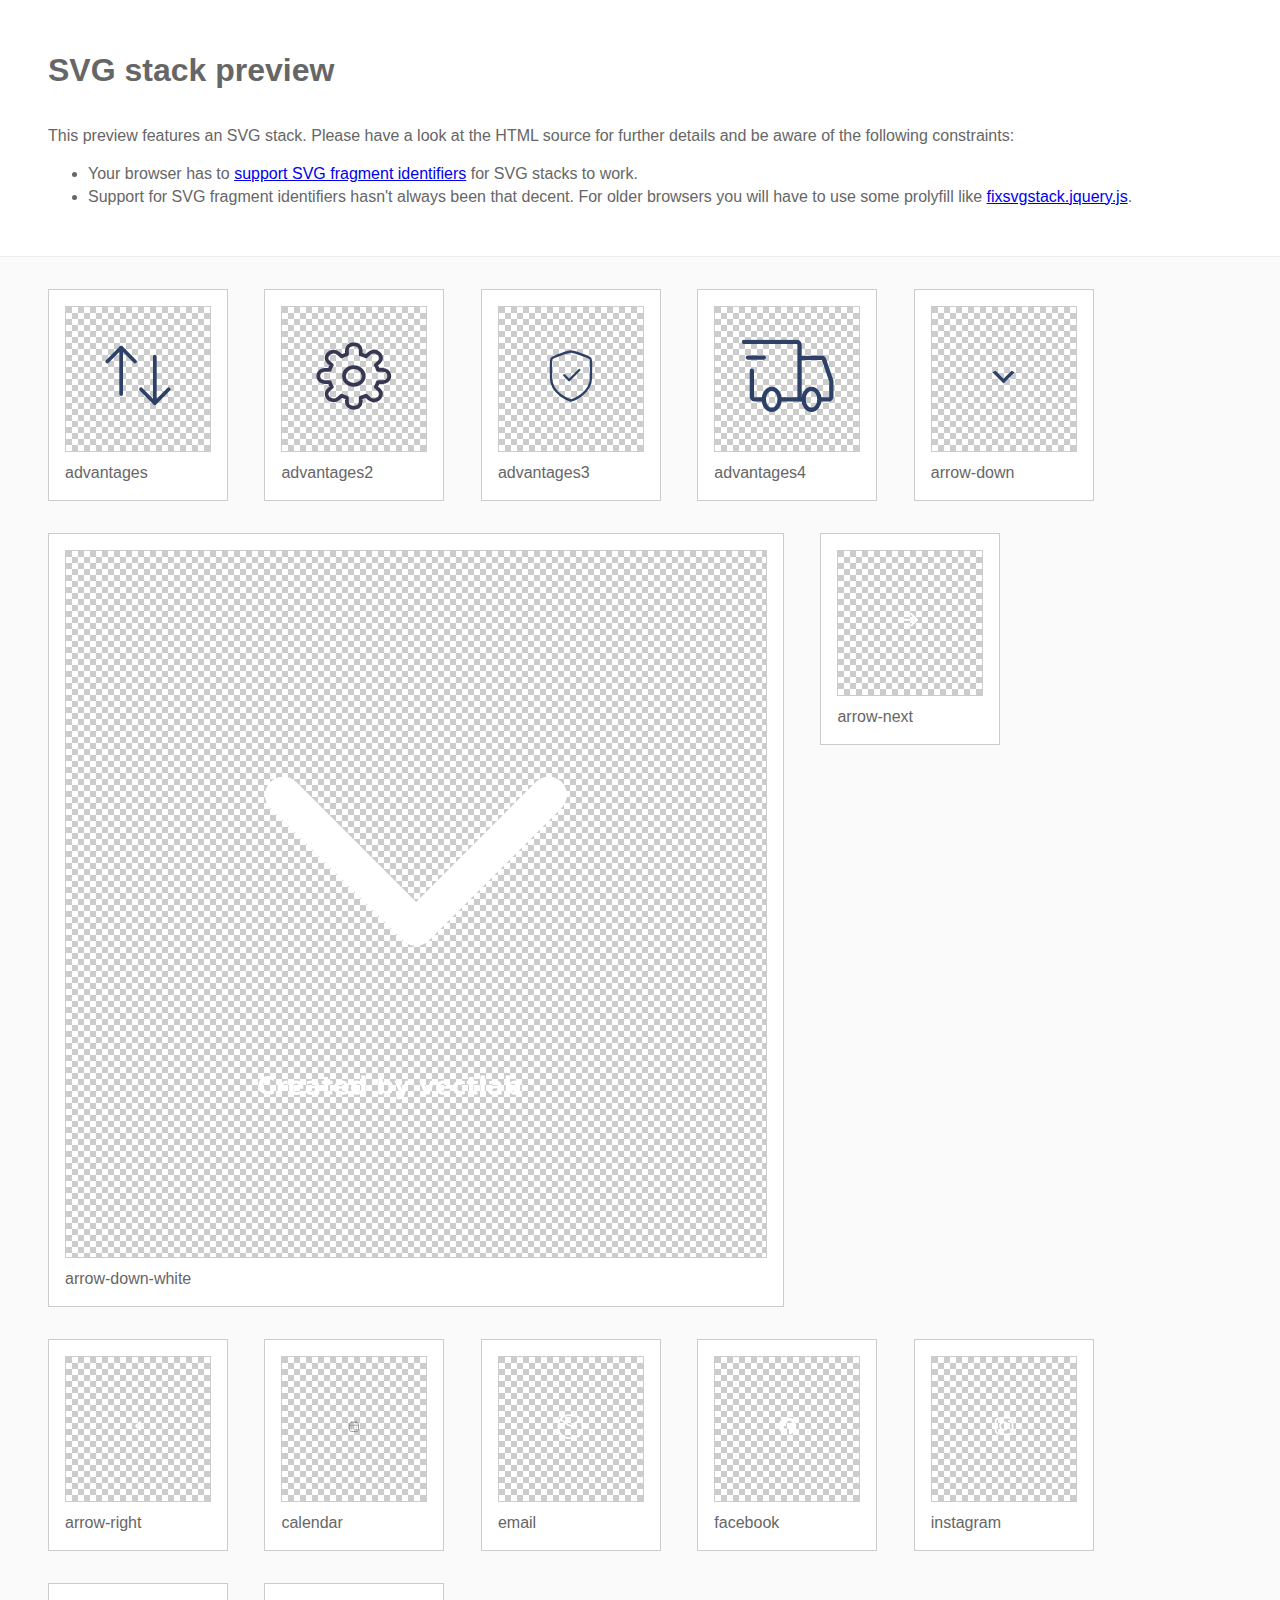
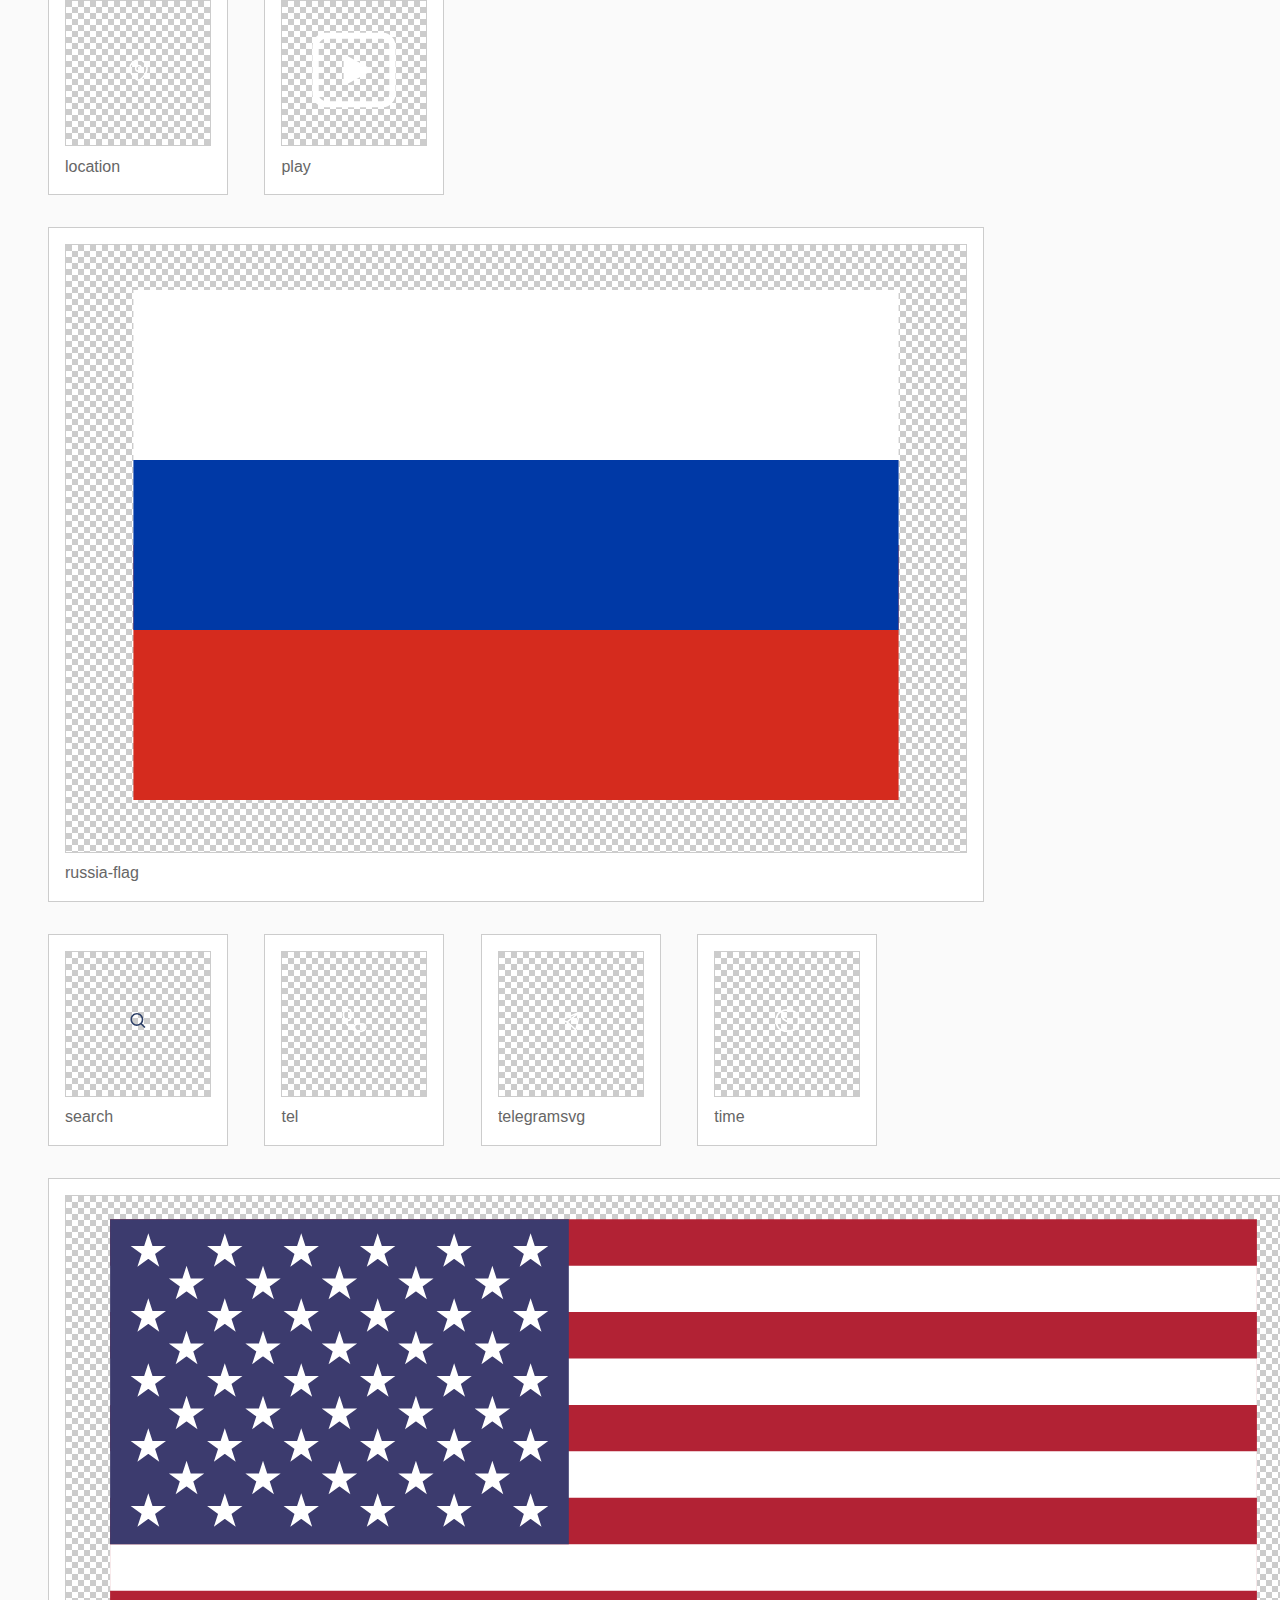
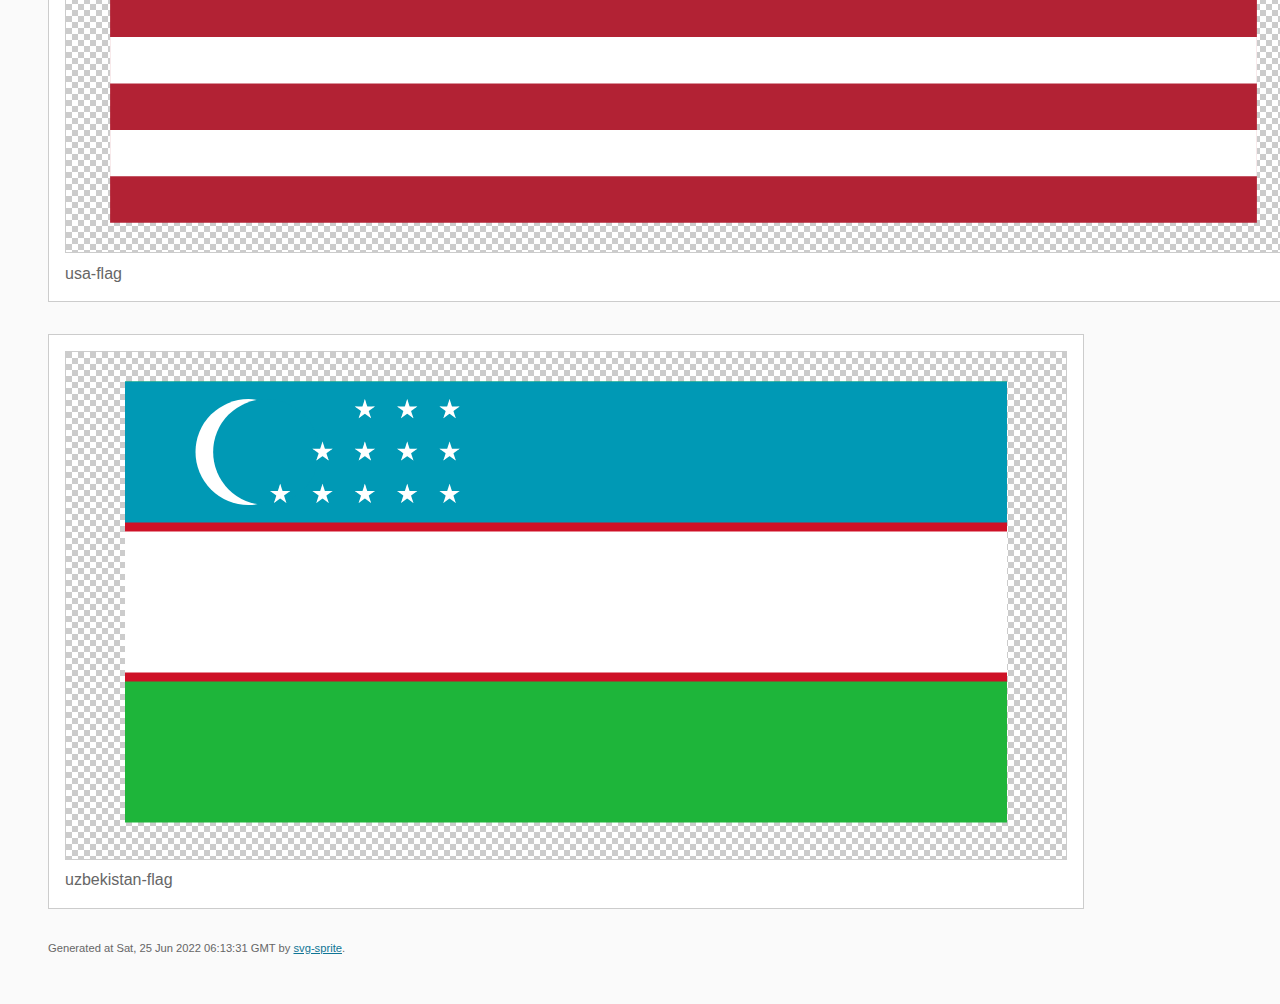
<file: img/stack/sprite.stack.html>
<!DOCTYPE html>
<html lang="en" xmlns="http://www.w3.org/1999/xhtml">
	<head>
		<meta charset="utf-8"/>
		<meta http-equiv="X-UA-Compatible" content="IE=Edge"/>
		<title>SVG stack preview | svg-sprite</title>
		<style>@charset "UTF-8";body{padding:0;margin:0;color:#666;background:#fafafa;font-family:Arial,Helvetica,sans-serif;font-size:1em;line-height:1.4}header{display:block;padding:3em 3em 2em 3em;background-color:#fff}header p{margin:2em 0 0 0}section{border-top:1px solid #eee;padding:2em 3em 0 3em}section ul{margin:0;padding:0}section li{display:inline;display:inline-block;background-color:#fff;position:relative;margin:0 2em 2em 0;vertical-align:top;border:1px solid #ccc;padding:1em 1em 3em 1em;cursor:default}.icon-box{margin:0;width:144px;height:144px;position:relative;background:#ccc url("[data-uri]") top left repeat;border:1px solid #ccc;display:table-cell;vertical-align:middle;text-align:center}.icon{display:inline;display:inline-block}h1{margin-top:0}h2{margin:0;padding:0;font-size:1em;font-weight:normal;white-space:nowrap;overflow:hidden;text-overflow:ellipsis;position:absolute;left:1em;right:1em;bottom:1em}footer{display:block;margin:0;padding:0 3em 3em 3em}footer p{margin:0;font-size:.7em}footer a{color:#0f7595;margin-left:0}</style>

<!--

Sprite shape dimensions
====================================================================================================
You will need to set the sprite shape dimensions via CSS when you use them as stack SVGs, otherwise
they would become a huge 100% in size. You may use the following dimension classes for doing so.
They might well be outsourced to an external stylesheet of course.

-->

<style type="text/css">
	.svg-advantages-dims { width: 106px; height: 97px; }
	.svg-advantages2-dims { width: 120px; height: 108px; }
	.svg-advantages3-dims { width: 92px; height: 112px; }
	.svg-advantages4-dims { width: 129px; height: 102px; }
	.svg-arrow-down-dims { width: 24px; height: 14px; }
	.svg-arrow-down-white-dims { width: 700px; height: 700px; }
	.svg-arrow-next-dims { width: 26px; height: 23px; }
	.svg-arrow-right-dims { width: 18px; height: 28px; }
	.svg-calendar-dims { width: 20px; height: 21px; }
	.svg-email-dims { width: 45px; height: 43px; }
	.svg-facebook-dims { width: 31px; height: 30px; }
	.svg-instagram-dims { width: 32px; height: 30px; }
	.svg-location-dims { width: 39px; height: 46px; }
	.svg-play-dims { width: 132px; height: 118px; }
	.svg-russia-flag-dims { width: 900px; height: 600px; }
	.svg-search-dims { width: 28px; height: 29px; }
	.svg-tel-dims { width: 43px; height: 43px; }
	.svg-telegramsvg-dims { width: 32px; height: 30px; }
	.svg-time-dims { width: 41px; height: 39px; }
	.svg-usa-flag-dims { width: 1235px; height: 650px; }
	.svg-uzbekistan-flag-dims { width: 1000px; height: 500px; }
</style>

<!--
====================================================================================================
-->

	</head>
	<body>
		<header>
			<h1>SVG stack preview</h1>
			<p>This preview features an SVG stack. Please have a look at the HTML source for further details and be aware of the following constraints:</p>
			<ul>
				<li>Your browser has to <a href="http://caniuse.com/#feat=svg-fragment" target="_blank" rel="noopener noreferrer">support SVG fragment identifiers</a> for SVG stacks to work.</li>
				<li>Support for SVG fragment identifiers hasn't always been that decent. For older browsers you will have to use some prolyfill like <a href="https://github.com/preciousforever/SVG-Stacker/blob/master/fixsvgstack.jquery.js" target="_blank" rel="noopener noreferrer">fixsvgstack.jquery.js</a>.</li>
			</ul>
		</header>
		<section>

<!--

SVG stack
====================================================================================================
These SVG images make use of fragment identifiers (IDs) to reference certain portions of the
external sprite. By default, all shapes inside the sprite are hidden by CSS. The `:target` pseudo
selector is used to show the very shape that is referenced by the fragment identifier.

-->

			<ul>

				<li title="advantages">
					<div class="icon-box">

						<!-- advantages -->
						<img src="../icons/icons.svg#advantages" class="svg-advantages-dims" alt="advantages"/>

					</div>
					<h2>advantages</h2>
				</li>
				<li title="advantages2">
					<div class="icon-box">

						<!-- advantages2 -->
						<img src="../icons/icons.svg#advantages2" class="svg-advantages2-dims" alt="advantages2"/>

					</div>
					<h2>advantages2</h2>
				</li>
				<li title="advantages3">
					<div class="icon-box">

						<!-- advantages3 -->
						<img src="../icons/icons.svg#advantages3" class="svg-advantages3-dims" alt="advantages3"/>

					</div>
					<h2>advantages3</h2>
				</li>
				<li title="advantages4">
					<div class="icon-box">

						<!-- advantages4 -->
						<img src="../icons/icons.svg#advantages4" class="svg-advantages4-dims" alt="advantages4"/>

					</div>
					<h2>advantages4</h2>
				</li>
				<li title="arrow-down">
					<div class="icon-box">

						<!-- arrow-down -->
						<img src="../icons/icons.svg#arrow-down" class="svg-arrow-down-dims" alt="arrow-down"/>

					</div>
					<h2>arrow-down</h2>
				</li>
				<li title="arrow-down-white">
					<div class="icon-box">

						<!-- arrow-down-white -->
						<img src="../icons/icons.svg#arrow-down-white" class="svg-arrow-down-white-dims" alt="arrow-down-white"/>

					</div>
					<h2>arrow-down-white</h2>
				</li>
				<li title="arrow-next">
					<div class="icon-box">

						<!-- arrow-next -->
						<img src="../icons/icons.svg#arrow-next" class="svg-arrow-next-dims" alt="arrow-next"/>

					</div>
					<h2>arrow-next</h2>
				</li>
				<li title="arrow-right">
					<div class="icon-box">

						<!-- arrow-right -->
						<img src="../icons/icons.svg#arrow-right" class="svg-arrow-right-dims" alt="arrow-right"/>

					</div>
					<h2>arrow-right</h2>
				</li>
				<li title="calendar">
					<div class="icon-box">

						<!-- calendar -->
						<img src="../icons/icons.svg#calendar" class="svg-calendar-dims" alt="calendar"/>

					</div>
					<h2>calendar</h2>
				</li>
				<li title="email">
					<div class="icon-box">

						<!-- email -->
						<img src="../icons/icons.svg#email" class="svg-email-dims" alt="email"/>

					</div>
					<h2>email</h2>
				</li>
				<li title="facebook">
					<div class="icon-box">

						<!-- facebook -->
						<img src="../icons/icons.svg#facebook" class="svg-facebook-dims" alt="facebook"/>

					</div>
					<h2>facebook</h2>
				</li>
				<li title="instagram">
					<div class="icon-box">

						<!-- instagram -->
						<img src="../icons/icons.svg#instagram" class="svg-instagram-dims" alt="instagram"/>

					</div>
					<h2>instagram</h2>
				</li>
				<li title="location">
					<div class="icon-box">

						<!-- location -->
						<img src="../icons/icons.svg#location" class="svg-location-dims" alt="location"/>

					</div>
					<h2>location</h2>
				</li>
				<li title="play">
					<div class="icon-box">

						<!-- play -->
						<img src="../icons/icons.svg#play" class="svg-play-dims" alt="play"/>

					</div>
					<h2>play</h2>
				</li>
				<li title="russia-flag">
					<div class="icon-box">

						<!-- russia-flag -->
						<img src="../icons/icons.svg#russia-flag" class="svg-russia-flag-dims" alt="russia-flag"/>

					</div>
					<h2>russia-flag</h2>
				</li>
				<li title="search">
					<div class="icon-box">

						<!-- search -->
						<img src="../icons/icons.svg#search" class="svg-search-dims" alt="search"/>

					</div>
					<h2>search</h2>
				</li>
				<li title="tel">
					<div class="icon-box">

						<!-- tel -->
						<img src="../icons/icons.svg#tel" class="svg-tel-dims" alt="tel"/>

					</div>
					<h2>tel</h2>
				</li>
				<li title="telegramsvg">
					<div class="icon-box">

						<!-- telegramsvg -->
						<img src="../icons/icons.svg#telegramsvg" class="svg-telegramsvg-dims" alt="telegramsvg"/>

					</div>
					<h2>telegramsvg</h2>
				</li>
				<li title="time">
					<div class="icon-box">

						<!-- time -->
						<img src="../icons/icons.svg#time" class="svg-time-dims" alt="time"/>

					</div>
					<h2>time</h2>
				</li>
				<li title="usa-flag">
					<div class="icon-box">

						<!-- usa-flag -->
						<img src="../icons/icons.svg#usa-flag" class="svg-usa-flag-dims" alt="usa-flag"/>

					</div>
					<h2>usa-flag</h2>
				</li>
				<li title="uzbekistan-flag">
					<div class="icon-box">

						<!-- uzbekistan-flag -->
						<img src="../icons/icons.svg#uzbekistan-flag" class="svg-uzbekistan-flag-dims" alt="uzbekistan-flag"/>

					</div>
					<h2>uzbekistan-flag</h2>
				</li>
			</ul>

<!--
====================================================================================================
-->

		</section>
		<footer>
			<p>Generated at Sat, 25 Jun 2022 06:13:31 GMT by <a href="https://github.com/svg-sprite/svg-sprite" target="_blank" rel="noopener noreferrer">svg-sprite</a>.</p>
		</footer>
	</body>
</html>
</file>
<file: css/style.min.css>
@charset "UTF-8";
@font-face {
  font-family: FuturaPT;
  font-display: swap;
  src: url("../fonts/FuturaPT-Bold.woff2") format("woff2"), url("../fonts/FuturaPT-Bold.woff") format("woff");
  font-weight: 700;
  font-style: normal;
}
@font-face {
  font-family: FuturaPT;
  font-display: swap;
  src: url("../fonts/FuturaPT-Bold.woff2") format("woff2"), url("../fonts/FuturaPT-Bold.woff") format("woff");
  font-weight: 700;
  font-style: normal;
}
@font-face {
  font-family: FuturaPT;
  font-display: swap;
  src: url("../fonts/FuturaPT-Book.woff2") format("woff2"), url("../fonts/FuturaPT-Book.woff") format("woff");
  font-weight: 400;
  font-style: normal;
}
@font-face {
  font-family: FuturaPT;
  font-display: swap;
  src: url("../fonts/FuturaPT-Book.woff2") format("woff2"), url("../fonts/FuturaPT-Book.woff") format("woff");
  font-weight: 400;
  font-style: normal;
}
@font-face {
  font-family: FuturaPT;
  font-display: swap;
  src: url("../fonts/FuturaPT-Medium.woff2") format("woff2"), url("../fonts/FuturaPT-Medium.woff") format("woff");
  font-weight: 500;
  font-style: normal;
}
@font-face {
  font-family: FuturaPT;
  font-display: swap;
  src: url("../fonts/FuturaPT-Medium.woff2") format("woff2"), url("../fonts/FuturaPT-Medium.woff") format("woff");
  font-weight: 500;
  font-style: normal;
}
.ml-5 {
  margin-left: 5px;
}

.mr-5 {
  margin-right: 5px;
}

.mb-5 {
  margin-bottom: 5px;
}

.mt-5 {
  margin-top: 5px;
}

.ml-10 {
  margin-left: 10px;
}

.mr-10 {
  margin-right: 10px;
}

.mb-10 {
  margin-bottom: 10px;
}

.mt-10 {
  margin-top: 10px;
}

.ml-15 {
  margin-left: 15px;
}

.mr-15 {
  margin-right: 15px;
}

.mb-15 {
  margin-bottom: 15px;
}

.mt-15 {
  margin-top: 15px;
}

.ml-20 {
  margin-left: 20px;
}

.mr-20 {
  margin-right: 20px;
}

.mb-20 {
  margin-bottom: 20px !important;
}

.mt-20 {
  margin-top: 20px;
}

.ml-25 {
  margin-left: 25px;
}

.mr-25 {
  margin-right: 25px;
}

.mb-25 {
  margin-bottom: 25px !important;
}

.mt-25 {
  margin-top: 25px;
}

.ml-30 {
  margin-left: 30px;
}

.mr-30 {
  margin-right: 30px;
}

.mb-30 {
  margin-bottom: 30px;
}

.mt-30 {
  margin-top: 30px;
}

.ml-35 {
  margin-left: 35px;
}

.mr-35 {
  margin-right: 35px;
}

.mb-35 {
  margin-bottom: 35px;
}

.mt-35 {
  margin-top: 35px;
}

.ml-40 {
  margin-left: 40px;
}

.mr-40 {
  margin-right: 40px;
}

.mb-40 {
  margin-bottom: 40px;
}

.mt-40 {
  margin-top: 40px;
}

.ml-45 {
  margin-left: 45px;
}

.mr-45 {
  margin-right: 45px;
}

.mb-45 {
  margin-bottom: 45px;
}

.mt-45 {
  margin-top: 45px;
}

.ml-50 {
  margin-left: 50px;
}

.mr-50 {
  margin-right: 50px;
}

.mb-50 {
  margin-bottom: 50px;
}

.mt-50 {
  margin-top: 50px;
}

.ml-100 {
  margin-left: 100px;
}

.mr-100 {
  margin-right: 100px;
}

.mb-100 {
  margin-bottom: 100px;
}

.mt-100 {
  margin-top: 100px;
}

.fz-10 {
  font-size: 10px;
}

.fz-12 {
  font-size: 12px;
}

.fz-14 {
  font-size: 14px;
}

.fz-16 {
  font-size: 16px;
}

.fz-18 {
  font-size: 18px;
}

.fz-20 {
  font-size: 20px;
}

.fz-22 {
  font-size: 24px;
}

.fz-24 {
  font-size: 24px;
}

.fw-100 {
  font-weight: 100;
}

.fw-300 {
  font-weight: 300;
}

.fw-400 {
  font-weight: 400;
}

.fw-500 {
  font-weight: 500;
}

.fw-600 {
  font-weight: 600;
}

.fw-700 {
  font-weight: 700;
}

.fw-800 {
  font-weight: 800;
}

.fw-900 {
  font-weight: 900;
}

.fs-italic {
  font-style: italic;
}

.fs-italic {
  font-style: normal;
}

.d-f {
  display: flex;
}

.jc-sp {
  justify-content: space-between;
}

.jc-cen {
  justify-content: center;
}

.jc-sa {
  justify-content: space-around;
}

.jc-end {
  justify-content: flex-end;
}

.ai-cen {
  align-items: center;
}

.ai-start {
  align-items: flex-start;
}

.ai-end {
  align-items: flex-end;
}

.flex-direction-column {
  flex-direction: column;
}

.flex-wrap {
  flex-wrap: wrap;
}

.h-100 {
  height: 100%;
}

.w-100 {
  width: 100%;
}

.text-align-cen {
  text-align: center;
}

.text-align-left {
  text-align: left;
}

.text-align-right {
  text-align: right;
}

.cursor-pointer {
  cursor: pointer;
}

/*! normalize.css v8.0.1 | MIT License | github.com/necolas/normalize.css */
/* Document
   ========================================================================== */
/**
 * 1. Correct the line height in all browsers.
 * 2. Prevent adjustments of font size after orientation changes in iOS.
 */
html {
  line-height: 1.15; /* 1 */
  -webkit-text-size-adjust: 100%; /* 2 */
}

/* Sections
   ========================================================================== */
/**
 * Remove the margin in all browsers.
 */
body {
  margin: 0;
}

/**
 * Render the `main` element consistently in IE.
 */
main {
  display: block;
}

/**
 * Correct the font size and margin on `h1` elements within `section` and
 * `article` contexts in Chrome, Firefox, and Safari.
 */
h1 {
  font-size: 2em;
  margin: 0.67em 0;
}

/* Grouping content
   ========================================================================== */
/**
 * 1. Add the correct box sizing in Firefox.
 * 2. Show the overflow in Edge and IE.
 */
hr {
  box-sizing: content-box; /* 1 */
  height: 0; /* 1 */
  overflow: visible; /* 2 */
}

/**
 * 1. Correct the inheritance and scaling of font size in all browsers.
 * 2. Correct the odd `em` font sizing in all browsers.
 */
pre {
  font-family: monospace, monospace; /* 1 */
  font-size: 1em; /* 2 */
}

/* Text-level semantics
   ========================================================================== */
/**
 * Remove the gray background on active links in IE 10.
 */
a {
  background-color: transparent;
}

/**
 * 1. Remove the bottom border in Chrome 57-
 * 2. Add the correct text decoration in Chrome, Edge, IE, Opera, and Safari.
 */
abbr[title] {
  border-bottom: none; /* 1 */
  text-decoration: underline; /* 2 */
  text-decoration: underline dotted; /* 2 */
}

/**
 * Add the correct font weight in Chrome, Edge, and Safari.
 */
b,
strong {
  font-weight: bolder;
}

/**
 * 1. Correct the inheritance and scaling of font size in all browsers.
 * 2. Correct the odd `em` font sizing in all browsers.
 */
code,
kbd,
samp {
  font-family: monospace, monospace; /* 1 */
  font-size: 1em; /* 2 */
}

/**
 * Add the correct font size in all browsers.
 */
small {
  font-size: 80%;
}

/**
 * Prevent `sub` and `sup` elements from affecting the line height in
 * all browsers.
 */
sub,
sup {
  font-size: 75%;
  line-height: 0;
  position: relative;
  vertical-align: baseline;
}

sub {
  bottom: -0.25em;
}

sup {
  top: -0.5em;
}

/* Embedded content
   ========================================================================== */
/**
 * Remove the border on images inside links in IE 10.
 */
img {
  border-style: none;
}

/* Forms
   ========================================================================== */
/**
 * 1. Change the font styles in all browsers.
 * 2. Remove the margin in Firefox and Safari.
 */
button,
input,
optgroup,
select,
textarea {
  font-family: inherit; /* 1 */
  font-size: 100%; /* 1 */
  line-height: 1.15; /* 1 */
  margin: 0; /* 2 */
}

/**
 * Show the overflow in IE.
 * 1. Show the overflow in Edge.
 */
button,
input { /* 1 */
  overflow: visible;
}

/**
 * Remove the inheritance of text transform in Edge, Firefox, and IE.
 * 1. Remove the inheritance of text transform in Firefox.
 */
button,
select { /* 1 */
  text-transform: none;
}

/**
 * Correct the inability to style clickable types in iOS and Safari.
 */
button,
[type=button],
[type=reset],
[type=submit] {
  -webkit-appearance: button;
}

/**
 * Remove the inner border and padding in Firefox.
 */
button::-moz-focus-inner,
[type=button]::-moz-focus-inner,
[type=reset]::-moz-focus-inner,
[type=submit]::-moz-focus-inner {
  border-style: none;
  padding: 0;
}

/**
 * Restore the focus styles unset by the previous rule.
 */
button:-moz-focusring,
[type=button]:-moz-focusring,
[type=reset]:-moz-focusring,
[type=submit]:-moz-focusring {
  outline: 1px dotted ButtonText;
}

/**
 * Correct the padding in Firefox.
 */
fieldset {
  padding: 0.35em 0.75em 0.625em;
}

/**
 * 1. Correct the text wrapping in Edge and IE.
 * 2. Correct the color inheritance from `fieldset` elements in IE.
 * 3. Remove the padding so developers are not caught out when they zero out
 *    `fieldset` elements in all browsers.
 */
legend {
  box-sizing: border-box; /* 1 */
  color: inherit; /* 2 */
  display: table; /* 1 */
  max-width: 100%; /* 1 */
  padding: 0; /* 3 */
  white-space: normal; /* 1 */
}

/**
 * Add the correct vertical alignment in Chrome, Firefox, and Opera.
 */
progress {
  vertical-align: baseline;
}

/**
 * Remove the default vertical scrollbar in IE 10+.
 */
textarea {
  overflow: auto;
}

/**
 * 1. Add the correct box sizing in IE 10.
 * 2. Remove the padding in IE 10.
 */
[type=checkbox],
[type=radio] {
  box-sizing: border-box; /* 1 */
  padding: 0; /* 2 */
}

/**
 * Correct the cursor style of increment and decrement buttons in Chrome.
 */
[type=number]::-webkit-inner-spin-button,
[type=number]::-webkit-outer-spin-button {
  height: auto;
}

/**
 * 1. Correct the odd appearance in Chrome and Safari.
 * 2. Correct the outline style in Safari.
 */
[type=search] {
  -webkit-appearance: textfield; /* 1 */
  outline-offset: -2px; /* 2 */
}

/**
 * Remove the inner padding in Chrome and Safari on macOS.
 */
[type=search]::-webkit-search-decoration {
  -webkit-appearance: none;
}

/**
 * 1. Correct the inability to style clickable types in iOS and Safari.
 * 2. Change font properties to `inherit` in Safari.
 */
::-webkit-file-upload-button {
  -webkit-appearance: button; /* 1 */
  font: inherit; /* 2 */
}

/* Interactive
   ========================================================================== */
/*
 * Add the correct display in Edge, IE 10+, and Firefox.
 */
details {
  display: block;
}

/*
 * Add the correct display in all browsers.
 */
summary {
  display: list-item;
}

/* Misc
   ========================================================================== */
/**
 * Add the correct display in IE 10+.
 */
template {
  display: none;
}

/**
 * Add the correct display in IE 10.
 */
[hidden] {
  display: none;
}

*,
*:after,
*:before {
  margin: 0;
  padding: 0;
  box-sizing: border-box;
}

body,
html {
  height: 100%;
}

input:focus,
textarea:focus {
  outline: 0;
}

a,
button {
  font-weight: 400;
}

a {
  text-decoration: none;
}

button {
  border: 0;
  background: none;
  cursor: pointer;
}

img {
  max-width: 100%;
  height: auto;
}

h1,
h2,
h3,
h4,
h5,
h6 {
  margin: 0;
  font-weight: 400;
}

body {
  overflow-x: hidden;
  position: relative;
  font-family: "FuturaPT";
  font-weight: 400;
}
body.active-body {
  overflow: hidden;
}

h1,
h2,
h3,
h4,
h5,
h6 {
  font-size: 36px;
}

.h1 {
  font-size: 60px;
  font-weight: 700;
  color: #fff;
  position: relative;
  margin-bottom: 80px;
}
@media (max-width: 1300px) {
  .h1 {
    font-size: 40px;
    margin-bottom: 40px;
  }
}
@media (max-width: 400px) {
  .h1 {
    font-size: 30px;
  }
}
.h1:after {
  content: "";
  position: absolute;
  bottom: -20px;
  left: 0;
  width: 35%;
  height: 3px;
  background: #fff;
}

a,
button {
  color: #eee;
}

.container {
  max-width: 1240px;
  width: 100%;
  padding: 0 15px;
  margin: 0 auto;
}

.cl-gray2 {
  color: #888888;
}

.title {
  font-weight: 700;
  font-size: 45px;
  text-transform: uppercase;
  color: #fff;
}
.title--orange {
  color: #FF9501;
}
.title--lowercase {
  text-transform: unset;
}
@media (max-width: 600px) {
  .title {
    font-size: 30px;
  }
}

.page__title {
  font-weight: 700;
  font-size: 45px;
  line-height: 58px;
  position: absolute;
  top: 60%;
  left: 50%;
  transform: translate(-50%, -50%);
  z-index: 3;
  text-align: center;
  text-transform: uppercase;
}
@media (max-width: 600px) {
  .page__title {
    font-size: 25px;
    line-height: 150%;
    top: 70%;
  }
}

.page-header__img {
  position: absolute;
  top: 0;
  left: 0;
  width: 100%;
  height: 100%;
  z-index: 1;
  object-fit: cover;
}

.page__header {
  position: relative;
  height: 300px;
}
.page__header:after {
  content: "";
  position: absolute;
  top: 0;
  left: 0;
  z-index: 2;
  width: 100%;
  height: 100%;
  background: rgba(45, 64, 104, 0.58);
}
@media (max-width: 600px) {
  .page__header {
    height: 250px;
  }
}

.about-page .partners {
  margin-bottom: 120px;
}

.directions-page .directions {
  background: #fff;
  padding-top: 0;
}

.contact-page .contact__icon {
  min-width: 55px;
  min-height: 55px;
  max-width: 55px;
  max-height: 55px;
  margin-right: 15px;
}
.contact-page .contact__img {
  width: 22px;
  height: 22px;
}
.contact-page .contact__title {
  font-size: 22px;
}
.contact-page .contact__item {
  flex-basis: 49%;
}
.contact-page .tabs__content {
  width: 100%;
  margin-left: 15px;
}
@media (max-width: 700px) {
  .contact-page .tabs__content {
    margin: 0;
  }
}
.contact-page .cl-gray2 {
  font-size: 18px;
}

.tabs-body-item__main {
  grid-gap: 30px 0;
}
@media (max-width: 500px) {
  .tabs-body-item__main {
    flex-direction: column;
  }
}

.tabs__body {
  display: none;
}
.tabs__body.active {
  display: flex;
}
@media (max-width: 1200px) {
  .tabs__body.active {
    display: block;
  }
}

.tabs {
  margin: 45px 0 100px;
}
@media (max-width: 700px) {
  .tabs {
    flex-direction: column;
    align-items: center;
  }
  .tabs .tabs__navigation {
    display: flex;
    margin-bottom: 20px;
  }
}

.tabs__title {
  font-size: 24px;
  display: block;
  line-height: 31px;
  text-align: center;
  color: #888888;
  font-weight: 400;
  padding: 20px 0;
  width: 150px;
}
.tabs__title._tab-active {
  background: rgba(45, 64, 104, 0.1);
  border-radius: 10px;
  font-weight: 700;
  color: #2D4068;
}
@media (max-width: 700px) {
  .tabs__title {
    font-size: 20px;
  }
}

.tabs-body__item {
  background: rgba(45, 64, 104, 0.1);
  border-radius: 10px;
  padding: 25px;
  flex-basis: 49%;
}
@media (max-width: 1200px) {
  .tabs-body__item {
    margin-bottom: 20px;
  }
  .tabs-body__item:last-child {
    margin-bottom: 0;
  }
}
@media (max-width: 600px) {
  .tabs-body__item {
    padding: 20px 10px;
  }
}

.tabs-body-item__title {
  font-weight: 700;
  font-size: 26px;
  line-height: 33px;
  color: #FF9501;
  margin-bottom: 28px;
}

.select {
  position: relative;
  width: 67px;
  user-select: none;
}

.select__arrow {
  width: 20px;
  height: 20px;
  transition: stroke 0.2s;
}
@media (max-width: 900px) {
  .select__arrow {
    display: none;
  }
}

.select__header {
  font-size: 16px;
  cursor: pointer;
}

.select__body {
  position: absolute;
  top: calc(100% + 10px);
  border-radius: 10px;
  background: #eee;
  left: 50%;
  transform: translateX(-50%);
  opacity: 0;
  pointer-events: none;
  overflow: hidden;
  transition: opacity 0.3s, pointer-events 0.3s;
}
.select__body.active {
  opacity: 1;
  pointer-events: auto;
}

.select__current img,
.select__item img {
  min-width: 30px;
  min-height: 30px;
  max-width: 30px;
  max-height: 30px;
}

.select__item {
  cursor: pointer;
  padding: 5px 10px;
  transition: background 0.3s;
}
.select__item:hover {
  background: #531FB5;
}

.select-item__wood {
  width: 100%;
  height: 2px;
  background: #531FB5;
}

/**
 * Swiper 7.0.6
 * Most modern mobile touch slider and framework with hardware accelerated transitions
 * https://swiperjs.com
 *
 * Copyright 2014-2021 Vladimir Kharlampidi
 *
 * Released under the MIT License
 *
 * Released on: September 16, 2021
 */
@font-face {
  font-family: "swiper-icons";
  src: url("data:application/font-woff;charset=utf-8;base64, [base64]//wADZ2x5ZgAAAywAAADMAAAD2MHtryVoZWFkAAABbAAAADAAAAA2E2+eoWhoZWEAAAGcAAAAHwAAACQC9gDzaG10eAAAAigAAAAZAAAArgJkABFsb2NhAAAC0AAAAFoAAABaFQAUGG1heHAAAAG8AAAAHwAAACAAcABAbmFtZQAAA/gAAAE5AAACXvFdBwlwb3N0AAAFNAAAAGIAAACE5s74hXjaY2BkYGAAYpf5Hu/j+W2+MnAzMYDAzaX6QjD6/4//Bxj5GA8AuRwMYGkAPywL13jaY2BkYGA88P8Agx4j+/8fQDYfA1AEBWgDAIB2BOoAeNpjYGRgYNBh4GdgYgABEMnIABJzYNADCQAACWgAsQB42mNgYfzCOIGBlYGB0YcxjYGBwR1Kf2WQZGhhYGBiYGVmgAFGBiQQkOaawtDAoMBQxXjg/wEGPcYDDA4wNUA2CCgwsAAAO4EL6gAAeNpj2M0gyAACqxgGNWBkZ2D4/wMA+xkDdgAAAHjaY2BgYGaAYBkGRgYQiAHyGMF8FgYHIM3DwMHABGQrMOgyWDLEM1T9/w8UBfEMgLzE////P/5//f/V/xv+r4eaAAeMbAxwIUYmIMHEgKYAYjUcsDAwsLKxc3BycfPw8jEQA/[base64]/uznmfPFBNODM2K7MTQ45YEAZqGP81AmGGcF3iPqOop0r1SPTaTbVkfUe4HXj97wYE+yNwWYxwWu4v1ugWHgo3S1XdZEVqWM7ET0cfnLGxWfkgR42o2PvWrDMBSFj/IHLaF0zKjRgdiVMwScNRAoWUoH78Y2icB/yIY09An6AH2Bdu/UB+yxopYshQiEvnvu0dURgDt8QeC8PDw7Fpji3fEA4z/PEJ6YOB5hKh4dj3EvXhxPqH/SKUY3rJ7srZ4FZnh1PMAtPhwP6fl2PMJMPDgeQ4rY8YT6Gzao0eAEA409DuggmTnFnOcSCiEiLMgxCiTI6Cq5DZUd3Qmp10vO0LaLTd2cjN4fOumlc7lUYbSQcZFkutRG7g6JKZKy0RmdLY680CDnEJ+UMkpFFe1RN7nxdVpXrC4aTtnaurOnYercZg2YVmLN/d/gczfEimrE/fs/bOuq29Zmn8tloORaXgZgGa78yO9/cnXm2BpaGvq25Dv9S4E9+5SIc9PqupJKhYFSSl47+Qcr1mYNAAAAeNptw0cKwkAAAMDZJA8Q7OUJvkLsPfZ6zFVERPy8qHh2YER+3i/BP83vIBLLySsoKimrqKqpa2hp6+jq6RsYGhmbmJqZSy0sraxtbO3sHRydnEMU4uR6yx7JJXveP7WrDycAAAAAAAH//wACeNpjYGRgYOABYhkgZgJCZgZNBkYGLQZtIJsFLMYAAAw3ALgAeNolizEKgDAQBCchRbC2sFER0YD6qVQiBCv/H9ezGI6Z5XBAw8CBK/m5iQQVauVbXLnOrMZv2oLdKFa8Pjuru2hJzGabmOSLzNMzvutpB3N42mNgZGBg4GKQYzBhYMxJLMlj4GBgAYow/P/PAJJhLM6sSoWKfWCAAwDAjgbRAAB42mNgYGBkAIIbCZo5IPrmUn0hGA0AO8EFTQAA");
  font-weight: 400;
  font-style: normal;
}
:root {
  --swiper-theme-color: #007aff;
}

.swiper {
  margin-left: auto;
  margin-right: auto;
  position: relative;
  overflow: hidden;
  list-style: none;
  padding: 0;
  /* Fix of Webkit flickering */
  z-index: 1;
}

.swiper-vertical > .swiper-wrapper {
  flex-direction: column;
}

.swiper-wrapper {
  position: relative;
  width: 100%;
  height: 100%;
  z-index: 1;
  display: flex;
  transition-property: transform;
  box-sizing: content-box;
}

.swiper-android .swiper-slide,
.swiper-wrapper {
  transform: translate3d(0px, 0, 0);
}

.swiper-pointer-events {
  touch-action: pan-y;
}

.swiper-pointer-events.swiper-vertical {
  touch-action: pan-x;
}

.swiper-slide {
  flex-shrink: 0;
  width: 100%;
  height: 100%;
  position: relative;
  transition-property: transform;
}

.swiper-slide-invisible-blank {
  visibility: hidden;
}

/* Auto Height */
.swiper-autoheight,
.swiper-autoheight .swiper-slide {
  height: auto;
}

.swiper-autoheight .swiper-wrapper {
  align-items: flex-start;
  transition-property: transform, height;
}

/* 3D Effects */
.swiper-3d,
.swiper-3d.swiper-css-mode .swiper-wrapper {
  perspective: 1200px;
}

.swiper-3d .swiper-wrapper,
.swiper-3d .swiper-slide,
.swiper-3d .swiper-slide-shadow,
.swiper-3d .swiper-slide-shadow-left,
.swiper-3d .swiper-slide-shadow-right,
.swiper-3d .swiper-slide-shadow-top,
.swiper-3d .swiper-slide-shadow-bottom,
.swiper-3d .swiper-cube-shadow {
  transform-style: preserve-3d;
}

.swiper-3d .swiper-slide-shadow,
.swiper-3d .swiper-slide-shadow-left,
.swiper-3d .swiper-slide-shadow-right,
.swiper-3d .swiper-slide-shadow-top,
.swiper-3d .swiper-slide-shadow-bottom {
  position: absolute;
  left: 0;
  top: 0;
  width: 100%;
  height: 100%;
  pointer-events: none;
  z-index: 10;
}

.swiper-3d .swiper-slide-shadow {
  background: rgba(0, 0, 0, 0.15);
}

.swiper-3d .swiper-slide-shadow-left {
  background-image: linear-gradient(to left, rgba(0, 0, 0, 0.5), rgba(0, 0, 0, 0));
}

.swiper-3d .swiper-slide-shadow-right {
  background-image: linear-gradient(to right, rgba(0, 0, 0, 0.5), rgba(0, 0, 0, 0));
}

.swiper-3d .swiper-slide-shadow-top {
  background-image: linear-gradient(to top, rgba(0, 0, 0, 0.5), rgba(0, 0, 0, 0));
}

.swiper-3d .swiper-slide-shadow-bottom {
  background-image: linear-gradient(to bottom, rgba(0, 0, 0, 0.5), rgba(0, 0, 0, 0));
}

/* CSS Mode */
.swiper-css-mode > .swiper-wrapper {
  overflow: auto;
  scrollbar-width: none;
  /* For Firefox */
  -ms-overflow-style: none;
  /* For Internet Explorer and Edge */
}

.swiper-css-mode > .swiper-wrapper::-webkit-scrollbar {
  display: none;
}

.swiper-css-mode > .swiper-wrapper > .swiper-slide {
  scroll-snap-align: start start;
}

.swiper-horizontal.swiper-css-mode > .swiper-wrapper {
  scroll-snap-type: x mandatory;
}

.swiper-vertical.swiper-css-mode > .swiper-wrapper {
  scroll-snap-type: y mandatory;
}

.swiper-centered > .swiper-wrapper::before {
  content: "";
  flex-shrink: 0;
  order: 9999;
}

.swiper-centered.swiper-horizontal > .swiper-wrapper > .swiper-slide:first-child {
  margin-inline-start: var(--swiper-centered-offset-before);
}

.swiper-centered.swiper-horizontal > .swiper-wrapper::before {
  height: 100%;
  min-height: 1px;
  width: var(--swiper-centered-offset-after);
}

.swiper-centered.swiper-vertical > .swiper-wrapper > .swiper-slide:first-child {
  margin-block-start: var(--swiper-centered-offset-before);
}

.swiper-centered.swiper-vertical > .swiper-wrapper::before {
  width: 100%;
  min-width: 1px;
  height: var(--swiper-centered-offset-after);
}

.swiper-centered > .swiper-wrapper > .swiper-slide {
  scroll-snap-align: center center;
}

.swiper-virtual.swiper-css-mode .swiper-wrapper::after {
  content: "";
  position: absolute;
  left: 0;
  top: 0;
  pointer-events: none;
}

.swiper-virtual.swiper-css-mode.swiper-horizontal .swiper-wrapper::after {
  height: 1px;
  width: var(--swiper-virtual-size);
}

.swiper-virtual.swiper-css-mode.swiper-vertical .swiper-wrapper::after {
  width: 1px;
  height: var(--swiper-virtual-size);
}

:root {
  --swiper-navigation-size: 44px;
  /*
  --swiper-navigation-color: var(--swiper-theme-color);
  */
}

.swiper-button-prev,
.swiper-button-next {
  position: absolute;
  top: 50%;
  transform: translateY(-50%);
  width: 74px;
  height: 74px;
  z-index: 10;
  background: rgba(255, 255, 255, 0.14);
  border-radius: 50%;
  cursor: pointer;
  display: flex;
  align-items: center;
  justify-content: center;
  color: var(--swiper-navigation-color, var(--swiper-theme-color));
}
@media (max-width: 600px) {
  .swiper-button-prev,
.swiper-button-next {
    width: 15px;
    height: 15px;
  }
}

.swiper-button-prev.swiper-button-disabled,
.swiper-button-next.swiper-button-disabled {
  opacity: 0.35;
  cursor: auto;
  pointer-events: none;
}

.swiper-button-prev:after,
.swiper-button-next:after {
  font-family: swiper-icons;
  font-size: var(--swiper-navigation-size);
  text-transform: none !important;
  letter-spacing: 0;
  text-transform: none;
  font-variant: initial;
  line-height: 1;
  font-size: 20px;
  transition: color 0.3s;
}
@media (max-width: 600px) {
  .swiper-button-prev:after,
.swiper-button-next:after {
    font-size: 18px;
  }
}

.swiper-button-prev,
.swiper-rtl .swiper-button-next {
  left: 20px;
}
@media (max-width: 1400px) {
  .swiper-button-prev,
.swiper-rtl .swiper-button-next {
    left: 0;
  }
}

.swiper-button-next,
.swiper-rtl .swiper-button-prev {
  right: 20px;
}
@media (max-width: 1400px) {
  .swiper-button-next,
.swiper-rtl .swiper-button-prev {
    right: 0;
  }
}

.swiper-button-lock {
  display: none;
}

:root {
  /*
  --swiper-pagination-color: var(--swiper-theme-color);
  --swiper-pagination-bullet-size: 8px;
  --swiper-pagination-bullet-width: 8px;
  --swiper-pagination-bullet-height: 8px;
  --swiper-pagination-bullet-inactive-color: #000;
  --swiper-pagination-bullet-inactive-opacity: 0.2;
  --swiper-pagination-bullet-opacity: 1;
  --swiper-pagination-bullet-horizontal-gap: 4px;
  --swiper-pagination-bullet-vertical-gap: 6px;
  */
}

.swiper-pagination {
  transition: 300ms opacity;
  transform: translate3d(0, 0, 0);
  z-index: 10;
  margin: 23px 0 0 5px;
}

.swiper-pagination.swiper-pagination-hidden {
  opacity: 0;
}

/* Common Styles */
.swiper-pagination-fraction,
.swiper-pagination-custom,
.swiper-horizontal > .swiper-pagination-bullets,
.swiper-pagination-bullets.swiper-pagination-horizontal {
  left: 0;
  width: 100%;
}

/* Bullets */
.swiper-pagination-bullets-dynamic {
  overflow: hidden;
  font-size: 0;
}

.swiper-pagination-bullets-dynamic .swiper-pagination-bullet {
  transform: scale(0.33);
  position: relative;
}

.swiper-pagination-bullets-dynamic .swiper-pagination-bullet-active {
  transform: scale(1);
}

.swiper-pagination-bullets-dynamic .swiper-pagination-bullet-active-main {
  transform: scale(1);
}

.swiper-pagination-bullets-dynamic .swiper-pagination-bullet-active-prev {
  transform: scale(0.66);
}

.swiper-pagination-bullets-dynamic .swiper-pagination-bullet-active-prev-prev {
  transform: scale(0.33);
}

.swiper-pagination-bullets-dynamic .swiper-pagination-bullet-active-next {
  transform: scale(0.66);
}

.swiper-pagination-bullets-dynamic .swiper-pagination-bullet-active-next-next {
  transform: scale(0.33);
}

.swiper-pagination-bullet {
  width: 12px;
  height: 12px;
  display: inline-block;
  border-radius: 50%;
  background: rgba(0, 0, 0, 0.25);
  position: relative;
  cursor: pointer;
  margin: 0 22px 0 0 !important;
}
.swiper-pagination-bullet:after {
  content: "";
  position: absolute;
  top: 50%;
  left: 50%;
  transform: translate(-50%, -50%);
  width: 22px;
  height: 22px;
  border: 1px solid #531FB5;
  display: none;
  border-radius: 50%;
}

button.swiper-pagination-bullet {
  border: none;
  margin: 0;
  padding: 0;
  box-shadow: none;
  -webkit-appearance: none;
  appearance: none;
}

.swiper-pagination-bullet:only-child {
  display: none !important;
}

.swiper-pagination-bullet-active {
  background-color: #531FB5;
}
.swiper-pagination-bullet-active:after {
  display: block;
}

.swiper-vertical > .swiper-pagination-bullets,
.swiper-pagination-vertical.swiper-pagination-bullets {
  right: 10px;
  top: 50%;
  transform: translate3d(0px, -50%, 0);
}

.swiper-vertical > .swiper-pagination-bullets .swiper-pagination-bullet,
.swiper-pagination-vertical.swiper-pagination-bullets .swiper-pagination-bullet {
  margin: var(--swiper-pagination-bullet-vertical-gap, 6px) 0;
  display: block;
}

.swiper-vertical > .swiper-pagination-bullets.swiper-pagination-bullets-dynamic,
.swiper-pagination-vertical.swiper-pagination-bullets.swiper-pagination-bullets-dynamic {
  top: 50%;
  transform: translateY(-50%);
  width: 8px;
}

.swiper-vertical > .swiper-pagination-bullets.swiper-pagination-bullets-dynamic .swiper-pagination-bullet,
.swiper-pagination-vertical.swiper-pagination-bullets.swiper-pagination-bullets-dynamic .swiper-pagination-bullet {
  display: inline-block;
  transition: 200ms transform, 200ms top;
}

.swiper-horizontal > .swiper-pagination-bullets .swiper-pagination-bullet,
.swiper-pagination-horizontal.swiper-pagination-bullets .swiper-pagination-bullet {
  margin: 0 var(--swiper-pagination-bullet-horizontal-gap, 4px);
}

.swiper-horizontal > .swiper-pagination-bullets.swiper-pagination-bullets-dynamic,
.swiper-pagination-horizontal.swiper-pagination-bullets.swiper-pagination-bullets-dynamic {
  left: 50%;
  transform: translateX(-50%);
  white-space: nowrap;
}

.swiper-horizontal > .swiper-pagination-bullets.swiper-pagination-bullets-dynamic .swiper-pagination-bullet,
.swiper-pagination-horizontal.swiper-pagination-bullets.swiper-pagination-bullets-dynamic .swiper-pagination-bullet {
  transition: 200ms transform, 200ms left;
}

.swiper-horizontal.swiper-rtl > .swiper-pagination-bullets-dynamic .swiper-pagination-bullet {
  transition: 200ms transform, 200ms right;
}

/* Progress */
.swiper-pagination-progressbar {
  background: rgba(0, 0, 0, 0.25);
  position: absolute;
}

.swiper-pagination-progressbar .swiper-pagination-progressbar-fill {
  background: var(--swiper-pagination-color, var(--swiper-theme-color));
  position: absolute;
  left: 0;
  top: 0;
  width: 100%;
  height: 100%;
  transform: scale(0);
  transform-origin: left top;
}

.swiper-rtl .swiper-pagination-progressbar .swiper-pagination-progressbar-fill {
  transform-origin: right top;
}

.swiper-horizontal > .swiper-pagination-progressbar,
.swiper-pagination-progressbar.swiper-pagination-horizontal,
.swiper-vertical > .swiper-pagination-progressbar.swiper-pagination-progressbar-opposite,
.swiper-pagination-progressbar.swiper-pagination-vertical.swiper-pagination-progressbar-opposite {
  width: 100%;
  height: 4px;
  left: 0;
  top: 0;
}

.swiper-vertical > .swiper-pagination-progressbar,
.swiper-pagination-progressbar.swiper-pagination-vertical,
.swiper-horizontal > .swiper-pagination-progressbar.swiper-pagination-progressbar-opposite,
.swiper-pagination-progressbar.swiper-pagination-horizontal.swiper-pagination-progressbar-opposite {
  width: 4px;
  height: 100%;
  left: 0;
  top: 0;
}

.swiper-pagination-lock {
  display: none;
}

/* Scrollbar */
.swiper-scrollbar {
  border-radius: 10px;
  position: relative;
  -ms-touch-action: none;
  background: rgba(0, 0, 0, 0.1);
}

.swiper-horizontal > .swiper-scrollbar {
  position: absolute;
  left: 1%;
  bottom: 3px;
  z-index: 50;
  height: 5px;
  width: 98%;
}

.swiper-vertical > .swiper-scrollbar {
  position: absolute;
  right: 3px;
  top: 1%;
  z-index: 50;
  width: 5px;
  height: 98%;
}

.swiper-scrollbar-drag {
  height: 100%;
  width: 100%;
  position: relative;
  background: rgba(0, 0, 0, 0.5);
  border-radius: 10px;
  left: 0;
  top: 0;
}

.swiper-scrollbar-cursor-drag {
  cursor: move;
}

.swiper-scrollbar-lock {
  display: none;
}

.swiper-zoom-container {
  width: 100%;
  height: 100%;
  display: flex;
  justify-content: center;
  align-items: center;
  text-align: center;
}

.swiper-zoom-container > img,
.swiper-zoom-container > svg,
.swiper-zoom-container > canvas {
  max-width: 100%;
  max-height: 100%;
  object-fit: contain;
}

.swiper-slide-zoomed {
  cursor: move;
}

/* Preloader */
:root {
  /*
  --swiper-preloader-color: var(--swiper-theme-color);
  */
}

.swiper-lazy-preloader {
  width: 42px;
  height: 42px;
  position: absolute;
  left: 50%;
  top: 50%;
  margin-left: -21px;
  margin-top: -21px;
  z-index: 10;
  transform-origin: 50%;
  animation: swiper-preloader-spin 1s infinite linear;
  box-sizing: border-box;
  border: 4px solid var(--swiper-preloader-color, var(--swiper-theme-color));
  border-radius: 50%;
  border-top-color: transparent;
}

.swiper-lazy-preloader-white {
  --swiper-preloader-color: #fff;
}

.swiper-lazy-preloader-black {
  --swiper-preloader-color: #000;
}

@keyframes swiper-preloader-spin {
  100% {
    transform: rotate(360deg);
  }
}
/* a11y */
.swiper .swiper-notification {
  position: absolute;
  left: 0;
  top: 0;
  pointer-events: none;
  opacity: 0;
  z-index: -1000;
}

.swiper-free-mode > .swiper-wrapper {
  transition-timing-function: ease-out;
  margin: 0 auto;
}

.swiper-grid > .swiper-wrapper {
  flex-wrap: wrap;
}

.swiper-grid-column > .swiper-wrapper {
  flex-wrap: wrap;
  flex-direction: column;
}

.swiper-fade.swiper-free-mode .swiper-slide {
  transition-timing-function: ease-out;
}

.swiper-fade .swiper-slide {
  pointer-events: none;
  transition-property: opacity;
}

.swiper-fade .swiper-slide .swiper-slide {
  pointer-events: none;
}

.swiper-fade .swiper-slide-active,
.swiper-fade .swiper-slide-active .swiper-slide-active {
  pointer-events: auto;
}

.swiper-cube {
  overflow: visible;
}

.swiper-cube .swiper-slide {
  pointer-events: none;
  -webkit-backface-visibility: hidden;
  backface-visibility: hidden;
  z-index: 1;
  visibility: hidden;
  transform-origin: 0 0;
  width: 100%;
  height: 100%;
}

.swiper-cube .swiper-slide .swiper-slide {
  pointer-events: none;
}

.swiper-cube.swiper-rtl .swiper-slide {
  transform-origin: 100% 0;
}

.swiper-cube .swiper-slide-active,
.swiper-cube .swiper-slide-active .swiper-slide-active {
  pointer-events: auto;
}

.swiper-cube .swiper-slide-active,
.swiper-cube .swiper-slide-next,
.swiper-cube .swiper-slide-prev,
.swiper-cube .swiper-slide-next + .swiper-slide {
  pointer-events: auto;
  visibility: visible;
}

.swiper-cube .swiper-slide-shadow-top,
.swiper-cube .swiper-slide-shadow-bottom,
.swiper-cube .swiper-slide-shadow-left,
.swiper-cube .swiper-slide-shadow-right {
  z-index: 0;
  -webkit-backface-visibility: hidden;
  backface-visibility: hidden;
}

.swiper-cube .swiper-cube-shadow {
  position: absolute;
  left: 0;
  bottom: 0px;
  width: 100%;
  height: 100%;
  opacity: 0.6;
  z-index: 0;
}

.swiper-cube .swiper-cube-shadow:before {
  content: "";
  background: #000;
  position: absolute;
  left: 0;
  top: 0;
  bottom: 0;
  right: 0;
  filter: blur(50px);
}

.swiper-flip {
  overflow: visible;
}

.swiper-flip .swiper-slide {
  pointer-events: none;
  -webkit-backface-visibility: hidden;
  backface-visibility: hidden;
  z-index: 1;
}

.swiper-flip .swiper-slide .swiper-slide {
  pointer-events: none;
}

.swiper-flip .swiper-slide-active,
.swiper-flip .swiper-slide-active .swiper-slide-active {
  pointer-events: auto;
}

.swiper-flip .swiper-slide-shadow-top,
.swiper-flip .swiper-slide-shadow-bottom,
.swiper-flip .swiper-slide-shadow-left,
.swiper-flip .swiper-slide-shadow-right {
  z-index: 0;
  -webkit-backface-visibility: hidden;
  backface-visibility: hidden;
}

.swiper-creative .swiper-slide {
  -webkit-backface-visibility: hidden;
  backface-visibility: hidden;
  overflow: hidden;
  transition-property: transform, opacity, height;
}

.swiper-cards {
  overflow: visible;
}

.swiper-cards .swiper-slide {
  transform-origin: center bottom;
  -webkit-backface-visibility: hidden;
  backface-visibility: hidden;
  overflow: hidden;
}

[data-aos][data-aos][data-aos-duration="50"], body[data-aos-duration="50"] [data-aos] {
  transition-duration: 50ms;
}

[data-aos][data-aos][data-aos-delay="50"], body[data-aos-delay="50"] [data-aos] {
  transition-delay: 0;
}

[data-aos][data-aos][data-aos-delay="50"].aos-animate, body[data-aos-delay="50"] [data-aos].aos-animate {
  transition-delay: 50ms;
}

[data-aos][data-aos][data-aos-duration="100"], body[data-aos-duration="100"] [data-aos] {
  transition-duration: 0.1s;
}

[data-aos][data-aos][data-aos-delay="100"], body[data-aos-delay="100"] [data-aos] {
  transition-delay: 0;
}

[data-aos][data-aos][data-aos-delay="100"].aos-animate, body[data-aos-delay="100"] [data-aos].aos-animate {
  transition-delay: 0.1s;
}

[data-aos][data-aos][data-aos-duration="150"], body[data-aos-duration="150"] [data-aos] {
  transition-duration: 0.15s;
}

[data-aos][data-aos][data-aos-delay="150"], body[data-aos-delay="150"] [data-aos] {
  transition-delay: 0;
}

[data-aos][data-aos][data-aos-delay="150"].aos-animate, body[data-aos-delay="150"] [data-aos].aos-animate {
  transition-delay: 0.15s;
}

[data-aos][data-aos][data-aos-duration="200"], body[data-aos-duration="200"] [data-aos] {
  transition-duration: 0.2s;
}

[data-aos][data-aos][data-aos-delay="200"], body[data-aos-delay="200"] [data-aos] {
  transition-delay: 0;
}

[data-aos][data-aos][data-aos-delay="200"].aos-animate, body[data-aos-delay="200"] [data-aos].aos-animate {
  transition-delay: 0.2s;
}

[data-aos][data-aos][data-aos-duration="250"], body[data-aos-duration="250"] [data-aos] {
  transition-duration: 0.25s;
}

[data-aos][data-aos][data-aos-delay="250"], body[data-aos-delay="250"] [data-aos] {
  transition-delay: 0;
}

[data-aos][data-aos][data-aos-delay="250"].aos-animate, body[data-aos-delay="250"] [data-aos].aos-animate {
  transition-delay: 0.25s;
}

[data-aos][data-aos][data-aos-duration="300"], body[data-aos-duration="300"] [data-aos] {
  transition-duration: 0.3s;
}

[data-aos][data-aos][data-aos-delay="300"], body[data-aos-delay="300"] [data-aos] {
  transition-delay: 0;
}

[data-aos][data-aos][data-aos-delay="300"].aos-animate, body[data-aos-delay="300"] [data-aos].aos-animate {
  transition-delay: 0.3s;
}

[data-aos][data-aos][data-aos-duration="350"], body[data-aos-duration="350"] [data-aos] {
  transition-duration: 0.35s;
}

[data-aos][data-aos][data-aos-delay="350"], body[data-aos-delay="350"] [data-aos] {
  transition-delay: 0;
}

[data-aos][data-aos][data-aos-delay="350"].aos-animate, body[data-aos-delay="350"] [data-aos].aos-animate {
  transition-delay: 0.35s;
}

[data-aos][data-aos][data-aos-duration="400"], body[data-aos-duration="400"] [data-aos] {
  transition-duration: 0.4s;
}

[data-aos][data-aos][data-aos-delay="400"], body[data-aos-delay="400"] [data-aos] {
  transition-delay: 0;
}

[data-aos][data-aos][data-aos-delay="400"].aos-animate, body[data-aos-delay="400"] [data-aos].aos-animate {
  transition-delay: 0.4s;
}

[data-aos][data-aos][data-aos-duration="450"], body[data-aos-duration="450"] [data-aos] {
  transition-duration: 0.45s;
}

[data-aos][data-aos][data-aos-delay="450"], body[data-aos-delay="450"] [data-aos] {
  transition-delay: 0;
}

[data-aos][data-aos][data-aos-delay="450"].aos-animate, body[data-aos-delay="450"] [data-aos].aos-animate {
  transition-delay: 0.45s;
}

[data-aos][data-aos][data-aos-duration="500"], body[data-aos-duration="500"] [data-aos] {
  transition-duration: 0.5s;
}

[data-aos][data-aos][data-aos-delay="500"], body[data-aos-delay="500"] [data-aos] {
  transition-delay: 0;
}

[data-aos][data-aos][data-aos-delay="500"].aos-animate, body[data-aos-delay="500"] [data-aos].aos-animate {
  transition-delay: 0.5s;
}

[data-aos][data-aos][data-aos-duration="550"], body[data-aos-duration="550"] [data-aos] {
  transition-duration: 0.55s;
}

[data-aos][data-aos][data-aos-delay="550"], body[data-aos-delay="550"] [data-aos] {
  transition-delay: 0;
}

[data-aos][data-aos][data-aos-delay="550"].aos-animate, body[data-aos-delay="550"] [data-aos].aos-animate {
  transition-delay: 0.55s;
}

[data-aos][data-aos][data-aos-duration="600"], body[data-aos-duration="600"] [data-aos] {
  transition-duration: 0.6s;
}

[data-aos][data-aos][data-aos-delay="600"], body[data-aos-delay="600"] [data-aos] {
  transition-delay: 0;
}

[data-aos][data-aos][data-aos-delay="600"].aos-animate, body[data-aos-delay="600"] [data-aos].aos-animate {
  transition-delay: 0.6s;
}

[data-aos][data-aos][data-aos-duration="650"], body[data-aos-duration="650"] [data-aos] {
  transition-duration: 0.65s;
}

[data-aos][data-aos][data-aos-delay="650"], body[data-aos-delay="650"] [data-aos] {
  transition-delay: 0;
}

[data-aos][data-aos][data-aos-delay="650"].aos-animate, body[data-aos-delay="650"] [data-aos].aos-animate {
  transition-delay: 0.65s;
}

[data-aos][data-aos][data-aos-duration="700"], body[data-aos-duration="700"] [data-aos] {
  transition-duration: 0.7s;
}

[data-aos][data-aos][data-aos-delay="700"], body[data-aos-delay="700"] [data-aos] {
  transition-delay: 0;
}

[data-aos][data-aos][data-aos-delay="700"].aos-animate, body[data-aos-delay="700"] [data-aos].aos-animate {
  transition-delay: 0.7s;
}

[data-aos][data-aos][data-aos-duration="750"], body[data-aos-duration="750"] [data-aos] {
  transition-duration: 0.75s;
}

[data-aos][data-aos][data-aos-delay="750"], body[data-aos-delay="750"] [data-aos] {
  transition-delay: 0;
}

[data-aos][data-aos][data-aos-delay="750"].aos-animate, body[data-aos-delay="750"] [data-aos].aos-animate {
  transition-delay: 0.75s;
}

[data-aos][data-aos][data-aos-duration="800"], body[data-aos-duration="800"] [data-aos] {
  transition-duration: 0.8s;
}

[data-aos][data-aos][data-aos-delay="800"], body[data-aos-delay="800"] [data-aos] {
  transition-delay: 0;
}

[data-aos][data-aos][data-aos-delay="800"].aos-animate, body[data-aos-delay="800"] [data-aos].aos-animate {
  transition-delay: 0.8s;
}

[data-aos][data-aos][data-aos-duration="850"], body[data-aos-duration="850"] [data-aos] {
  transition-duration: 0.85s;
}

[data-aos][data-aos][data-aos-delay="850"], body[data-aos-delay="850"] [data-aos] {
  transition-delay: 0;
}

[data-aos][data-aos][data-aos-delay="850"].aos-animate, body[data-aos-delay="850"] [data-aos].aos-animate {
  transition-delay: 0.85s;
}

[data-aos][data-aos][data-aos-duration="900"], body[data-aos-duration="900"] [data-aos] {
  transition-duration: 0.9s;
}

[data-aos][data-aos][data-aos-delay="900"], body[data-aos-delay="900"] [data-aos] {
  transition-delay: 0;
}

[data-aos][data-aos][data-aos-delay="900"].aos-animate, body[data-aos-delay="900"] [data-aos].aos-animate {
  transition-delay: 0.9s;
}

[data-aos][data-aos][data-aos-duration="950"], body[data-aos-duration="950"] [data-aos] {
  transition-duration: 0.95s;
}

[data-aos][data-aos][data-aos-delay="950"], body[data-aos-delay="950"] [data-aos] {
  transition-delay: 0;
}

[data-aos][data-aos][data-aos-delay="950"].aos-animate, body[data-aos-delay="950"] [data-aos].aos-animate {
  transition-delay: 0.95s;
}

[data-aos][data-aos][data-aos-duration="1000"], body[data-aos-duration="1000"] [data-aos] {
  transition-duration: 1s;
}

[data-aos][data-aos][data-aos-delay="1000"], body[data-aos-delay="1000"] [data-aos] {
  transition-delay: 0;
}

[data-aos][data-aos][data-aos-delay="1000"].aos-animate, body[data-aos-delay="1000"] [data-aos].aos-animate {
  transition-delay: 1s;
}

[data-aos][data-aos][data-aos-duration="1050"], body[data-aos-duration="1050"] [data-aos] {
  transition-duration: 1.05s;
}

[data-aos][data-aos][data-aos-delay="1050"], body[data-aos-delay="1050"] [data-aos] {
  transition-delay: 0;
}

[data-aos][data-aos][data-aos-delay="1050"].aos-animate, body[data-aos-delay="1050"] [data-aos].aos-animate {
  transition-delay: 1.05s;
}

[data-aos][data-aos][data-aos-duration="1100"], body[data-aos-duration="1100"] [data-aos] {
  transition-duration: 1.1s;
}

[data-aos][data-aos][data-aos-delay="1100"], body[data-aos-delay="1100"] [data-aos] {
  transition-delay: 0;
}

[data-aos][data-aos][data-aos-delay="1100"].aos-animate, body[data-aos-delay="1100"] [data-aos].aos-animate {
  transition-delay: 1.1s;
}

[data-aos][data-aos][data-aos-duration="1150"], body[data-aos-duration="1150"] [data-aos] {
  transition-duration: 1.15s;
}

[data-aos][data-aos][data-aos-delay="1150"], body[data-aos-delay="1150"] [data-aos] {
  transition-delay: 0;
}

[data-aos][data-aos][data-aos-delay="1150"].aos-animate, body[data-aos-delay="1150"] [data-aos].aos-animate {
  transition-delay: 1.15s;
}

[data-aos][data-aos][data-aos-duration="1200"], body[data-aos-duration="1200"] [data-aos] {
  transition-duration: 1.2s;
}

[data-aos][data-aos][data-aos-delay="1200"], body[data-aos-delay="1200"] [data-aos] {
  transition-delay: 0;
}

[data-aos][data-aos][data-aos-delay="1200"].aos-animate, body[data-aos-delay="1200"] [data-aos].aos-animate {
  transition-delay: 1.2s;
}

[data-aos][data-aos][data-aos-duration="1250"], body[data-aos-duration="1250"] [data-aos] {
  transition-duration: 1.25s;
}

[data-aos][data-aos][data-aos-delay="1250"], body[data-aos-delay="1250"] [data-aos] {
  transition-delay: 0;
}

[data-aos][data-aos][data-aos-delay="1250"].aos-animate, body[data-aos-delay="1250"] [data-aos].aos-animate {
  transition-delay: 1.25s;
}

[data-aos][data-aos][data-aos-duration="1300"], body[data-aos-duration="1300"] [data-aos] {
  transition-duration: 1.3s;
}

[data-aos][data-aos][data-aos-delay="1300"], body[data-aos-delay="1300"] [data-aos] {
  transition-delay: 0;
}

[data-aos][data-aos][data-aos-delay="1300"].aos-animate, body[data-aos-delay="1300"] [data-aos].aos-animate {
  transition-delay: 1.3s;
}

[data-aos][data-aos][data-aos-duration="1350"], body[data-aos-duration="1350"] [data-aos] {
  transition-duration: 1.35s;
}

[data-aos][data-aos][data-aos-delay="1350"], body[data-aos-delay="1350"] [data-aos] {
  transition-delay: 0;
}

[data-aos][data-aos][data-aos-delay="1350"].aos-animate, body[data-aos-delay="1350"] [data-aos].aos-animate {
  transition-delay: 1.35s;
}

[data-aos][data-aos][data-aos-duration="1400"], body[data-aos-duration="1400"] [data-aos] {
  transition-duration: 1.4s;
}

[data-aos][data-aos][data-aos-delay="1400"], body[data-aos-delay="1400"] [data-aos] {
  transition-delay: 0;
}

[data-aos][data-aos][data-aos-delay="1400"].aos-animate, body[data-aos-delay="1400"] [data-aos].aos-animate {
  transition-delay: 1.4s;
}

[data-aos][data-aos][data-aos-duration="1450"], body[data-aos-duration="1450"] [data-aos] {
  transition-duration: 1.45s;
}

[data-aos][data-aos][data-aos-delay="1450"], body[data-aos-delay="1450"] [data-aos] {
  transition-delay: 0;
}

[data-aos][data-aos][data-aos-delay="1450"].aos-animate, body[data-aos-delay="1450"] [data-aos].aos-animate {
  transition-delay: 1.45s;
}

[data-aos][data-aos][data-aos-duration="1500"], body[data-aos-duration="1500"] [data-aos] {
  transition-duration: 1.5s;
}

[data-aos][data-aos][data-aos-delay="1500"], body[data-aos-delay="1500"] [data-aos] {
  transition-delay: 0;
}

[data-aos][data-aos][data-aos-delay="1500"].aos-animate, body[data-aos-delay="1500"] [data-aos].aos-animate {
  transition-delay: 1.5s;
}

[data-aos][data-aos][data-aos-duration="1550"], body[data-aos-duration="1550"] [data-aos] {
  transition-duration: 1.55s;
}

[data-aos][data-aos][data-aos-delay="1550"], body[data-aos-delay="1550"] [data-aos] {
  transition-delay: 0;
}

[data-aos][data-aos][data-aos-delay="1550"].aos-animate, body[data-aos-delay="1550"] [data-aos].aos-animate {
  transition-delay: 1.55s;
}

[data-aos][data-aos][data-aos-duration="1600"], body[data-aos-duration="1600"] [data-aos] {
  transition-duration: 1.6s;
}

[data-aos][data-aos][data-aos-delay="1600"], body[data-aos-delay="1600"] [data-aos] {
  transition-delay: 0;
}

[data-aos][data-aos][data-aos-delay="1600"].aos-animate, body[data-aos-delay="1600"] [data-aos].aos-animate {
  transition-delay: 1.6s;
}

[data-aos][data-aos][data-aos-duration="1650"], body[data-aos-duration="1650"] [data-aos] {
  transition-duration: 1.65s;
}

[data-aos][data-aos][data-aos-delay="1650"], body[data-aos-delay="1650"] [data-aos] {
  transition-delay: 0;
}

[data-aos][data-aos][data-aos-delay="1650"].aos-animate, body[data-aos-delay="1650"] [data-aos].aos-animate {
  transition-delay: 1.65s;
}

[data-aos][data-aos][data-aos-duration="1700"], body[data-aos-duration="1700"] [data-aos] {
  transition-duration: 1.7s;
}

[data-aos][data-aos][data-aos-delay="1700"], body[data-aos-delay="1700"] [data-aos] {
  transition-delay: 0;
}

[data-aos][data-aos][data-aos-delay="1700"].aos-animate, body[data-aos-delay="1700"] [data-aos].aos-animate {
  transition-delay: 1.7s;
}

[data-aos][data-aos][data-aos-duration="1750"], body[data-aos-duration="1750"] [data-aos] {
  transition-duration: 1.75s;
}

[data-aos][data-aos][data-aos-delay="1750"], body[data-aos-delay="1750"] [data-aos] {
  transition-delay: 0;
}

[data-aos][data-aos][data-aos-delay="1750"].aos-animate, body[data-aos-delay="1750"] [data-aos].aos-animate {
  transition-delay: 1.75s;
}

[data-aos][data-aos][data-aos-duration="1800"], body[data-aos-duration="1800"] [data-aos] {
  transition-duration: 1.8s;
}

[data-aos][data-aos][data-aos-delay="1800"], body[data-aos-delay="1800"] [data-aos] {
  transition-delay: 0;
}

[data-aos][data-aos][data-aos-delay="1800"].aos-animate, body[data-aos-delay="1800"] [data-aos].aos-animate {
  transition-delay: 1.8s;
}

[data-aos][data-aos][data-aos-duration="1850"], body[data-aos-duration="1850"] [data-aos] {
  transition-duration: 1.85s;
}

[data-aos][data-aos][data-aos-delay="1850"], body[data-aos-delay="1850"] [data-aos] {
  transition-delay: 0;
}

[data-aos][data-aos][data-aos-delay="1850"].aos-animate, body[data-aos-delay="1850"] [data-aos].aos-animate {
  transition-delay: 1.85s;
}

[data-aos][data-aos][data-aos-duration="1900"], body[data-aos-duration="1900"] [data-aos] {
  transition-duration: 1.9s;
}

[data-aos][data-aos][data-aos-delay="1900"], body[data-aos-delay="1900"] [data-aos] {
  transition-delay: 0;
}

[data-aos][data-aos][data-aos-delay="1900"].aos-animate, body[data-aos-delay="1900"] [data-aos].aos-animate {
  transition-delay: 1.9s;
}

[data-aos][data-aos][data-aos-duration="1950"], body[data-aos-duration="1950"] [data-aos] {
  transition-duration: 1.95s;
}

[data-aos][data-aos][data-aos-delay="1950"], body[data-aos-delay="1950"] [data-aos] {
  transition-delay: 0;
}

[data-aos][data-aos][data-aos-delay="1950"].aos-animate, body[data-aos-delay="1950"] [data-aos].aos-animate {
  transition-delay: 1.95s;
}

[data-aos][data-aos][data-aos-duration="2000"], body[data-aos-duration="2000"] [data-aos] {
  transition-duration: 2s;
}

[data-aos][data-aos][data-aos-delay="2000"], body[data-aos-delay="2000"] [data-aos] {
  transition-delay: 0;
}

[data-aos][data-aos][data-aos-delay="2000"].aos-animate, body[data-aos-delay="2000"] [data-aos].aos-animate {
  transition-delay: 2s;
}

[data-aos][data-aos][data-aos-duration="2050"], body[data-aos-duration="2050"] [data-aos] {
  transition-duration: 2.05s;
}

[data-aos][data-aos][data-aos-delay="2050"], body[data-aos-delay="2050"] [data-aos] {
  transition-delay: 0;
}

[data-aos][data-aos][data-aos-delay="2050"].aos-animate, body[data-aos-delay="2050"] [data-aos].aos-animate {
  transition-delay: 2.05s;
}

[data-aos][data-aos][data-aos-duration="2100"], body[data-aos-duration="2100"] [data-aos] {
  transition-duration: 2.1s;
}

[data-aos][data-aos][data-aos-delay="2100"], body[data-aos-delay="2100"] [data-aos] {
  transition-delay: 0;
}

[data-aos][data-aos][data-aos-delay="2100"].aos-animate, body[data-aos-delay="2100"] [data-aos].aos-animate {
  transition-delay: 2.1s;
}

[data-aos][data-aos][data-aos-duration="2150"], body[data-aos-duration="2150"] [data-aos] {
  transition-duration: 2.15s;
}

[data-aos][data-aos][data-aos-delay="2150"], body[data-aos-delay="2150"] [data-aos] {
  transition-delay: 0;
}

[data-aos][data-aos][data-aos-delay="2150"].aos-animate, body[data-aos-delay="2150"] [data-aos].aos-animate {
  transition-delay: 2.15s;
}

[data-aos][data-aos][data-aos-duration="2200"], body[data-aos-duration="2200"] [data-aos] {
  transition-duration: 2.2s;
}

[data-aos][data-aos][data-aos-delay="2200"], body[data-aos-delay="2200"] [data-aos] {
  transition-delay: 0;
}

[data-aos][data-aos][data-aos-delay="2200"].aos-animate, body[data-aos-delay="2200"] [data-aos].aos-animate {
  transition-delay: 2.2s;
}

[data-aos][data-aos][data-aos-duration="2250"], body[data-aos-duration="2250"] [data-aos] {
  transition-duration: 2.25s;
}

[data-aos][data-aos][data-aos-delay="2250"], body[data-aos-delay="2250"] [data-aos] {
  transition-delay: 0;
}

[data-aos][data-aos][data-aos-delay="2250"].aos-animate, body[data-aos-delay="2250"] [data-aos].aos-animate {
  transition-delay: 2.25s;
}

[data-aos][data-aos][data-aos-duration="2300"], body[data-aos-duration="2300"] [data-aos] {
  transition-duration: 2.3s;
}

[data-aos][data-aos][data-aos-delay="2300"], body[data-aos-delay="2300"] [data-aos] {
  transition-delay: 0;
}

[data-aos][data-aos][data-aos-delay="2300"].aos-animate, body[data-aos-delay="2300"] [data-aos].aos-animate {
  transition-delay: 2.3s;
}

[data-aos][data-aos][data-aos-duration="2350"], body[data-aos-duration="2350"] [data-aos] {
  transition-duration: 2.35s;
}

[data-aos][data-aos][data-aos-delay="2350"], body[data-aos-delay="2350"] [data-aos] {
  transition-delay: 0;
}

[data-aos][data-aos][data-aos-delay="2350"].aos-animate, body[data-aos-delay="2350"] [data-aos].aos-animate {
  transition-delay: 2.35s;
}

[data-aos][data-aos][data-aos-duration="2400"], body[data-aos-duration="2400"] [data-aos] {
  transition-duration: 2.4s;
}

[data-aos][data-aos][data-aos-delay="2400"], body[data-aos-delay="2400"] [data-aos] {
  transition-delay: 0;
}

[data-aos][data-aos][data-aos-delay="2400"].aos-animate, body[data-aos-delay="2400"] [data-aos].aos-animate {
  transition-delay: 2.4s;
}

[data-aos][data-aos][data-aos-duration="2450"], body[data-aos-duration="2450"] [data-aos] {
  transition-duration: 2.45s;
}

[data-aos][data-aos][data-aos-delay="2450"], body[data-aos-delay="2450"] [data-aos] {
  transition-delay: 0;
}

[data-aos][data-aos][data-aos-delay="2450"].aos-animate, body[data-aos-delay="2450"] [data-aos].aos-animate {
  transition-delay: 2.45s;
}

[data-aos][data-aos][data-aos-duration="2500"], body[data-aos-duration="2500"] [data-aos] {
  transition-duration: 2.5s;
}

[data-aos][data-aos][data-aos-delay="2500"], body[data-aos-delay="2500"] [data-aos] {
  transition-delay: 0;
}

[data-aos][data-aos][data-aos-delay="2500"].aos-animate, body[data-aos-delay="2500"] [data-aos].aos-animate {
  transition-delay: 2.5s;
}

[data-aos][data-aos][data-aos-duration="2550"], body[data-aos-duration="2550"] [data-aos] {
  transition-duration: 2.55s;
}

[data-aos][data-aos][data-aos-delay="2550"], body[data-aos-delay="2550"] [data-aos] {
  transition-delay: 0;
}

[data-aos][data-aos][data-aos-delay="2550"].aos-animate, body[data-aos-delay="2550"] [data-aos].aos-animate {
  transition-delay: 2.55s;
}

[data-aos][data-aos][data-aos-duration="2600"], body[data-aos-duration="2600"] [data-aos] {
  transition-duration: 2.6s;
}

[data-aos][data-aos][data-aos-delay="2600"], body[data-aos-delay="2600"] [data-aos] {
  transition-delay: 0;
}

[data-aos][data-aos][data-aos-delay="2600"].aos-animate, body[data-aos-delay="2600"] [data-aos].aos-animate {
  transition-delay: 2.6s;
}

[data-aos][data-aos][data-aos-duration="2650"], body[data-aos-duration="2650"] [data-aos] {
  transition-duration: 2.65s;
}

[data-aos][data-aos][data-aos-delay="2650"], body[data-aos-delay="2650"] [data-aos] {
  transition-delay: 0;
}

[data-aos][data-aos][data-aos-delay="2650"].aos-animate, body[data-aos-delay="2650"] [data-aos].aos-animate {
  transition-delay: 2.65s;
}

[data-aos][data-aos][data-aos-duration="2700"], body[data-aos-duration="2700"] [data-aos] {
  transition-duration: 2.7s;
}

[data-aos][data-aos][data-aos-delay="2700"], body[data-aos-delay="2700"] [data-aos] {
  transition-delay: 0;
}

[data-aos][data-aos][data-aos-delay="2700"].aos-animate, body[data-aos-delay="2700"] [data-aos].aos-animate {
  transition-delay: 2.7s;
}

[data-aos][data-aos][data-aos-duration="2750"], body[data-aos-duration="2750"] [data-aos] {
  transition-duration: 2.75s;
}

[data-aos][data-aos][data-aos-delay="2750"], body[data-aos-delay="2750"] [data-aos] {
  transition-delay: 0;
}

[data-aos][data-aos][data-aos-delay="2750"].aos-animate, body[data-aos-delay="2750"] [data-aos].aos-animate {
  transition-delay: 2.75s;
}

[data-aos][data-aos][data-aos-duration="2800"], body[data-aos-duration="2800"] [data-aos] {
  transition-duration: 2.8s;
}

[data-aos][data-aos][data-aos-delay="2800"], body[data-aos-delay="2800"] [data-aos] {
  transition-delay: 0;
}

[data-aos][data-aos][data-aos-delay="2800"].aos-animate, body[data-aos-delay="2800"] [data-aos].aos-animate {
  transition-delay: 2.8s;
}

[data-aos][data-aos][data-aos-duration="2850"], body[data-aos-duration="2850"] [data-aos] {
  transition-duration: 2.85s;
}

[data-aos][data-aos][data-aos-delay="2850"], body[data-aos-delay="2850"] [data-aos] {
  transition-delay: 0;
}

[data-aos][data-aos][data-aos-delay="2850"].aos-animate, body[data-aos-delay="2850"] [data-aos].aos-animate {
  transition-delay: 2.85s;
}

[data-aos][data-aos][data-aos-duration="2900"], body[data-aos-duration="2900"] [data-aos] {
  transition-duration: 2.9s;
}

[data-aos][data-aos][data-aos-delay="2900"], body[data-aos-delay="2900"] [data-aos] {
  transition-delay: 0;
}

[data-aos][data-aos][data-aos-delay="2900"].aos-animate, body[data-aos-delay="2900"] [data-aos].aos-animate {
  transition-delay: 2.9s;
}

[data-aos][data-aos][data-aos-duration="2950"], body[data-aos-duration="2950"] [data-aos] {
  transition-duration: 2.95s;
}

[data-aos][data-aos][data-aos-delay="2950"], body[data-aos-delay="2950"] [data-aos] {
  transition-delay: 0;
}

[data-aos][data-aos][data-aos-delay="2950"].aos-animate, body[data-aos-delay="2950"] [data-aos].aos-animate {
  transition-delay: 2.95s;
}

[data-aos][data-aos][data-aos-duration="3000"], body[data-aos-duration="3000"] [data-aos] {
  transition-duration: 3s;
}

[data-aos][data-aos][data-aos-delay="3000"], body[data-aos-delay="3000"] [data-aos] {
  transition-delay: 0;
}

[data-aos][data-aos][data-aos-delay="3000"].aos-animate, body[data-aos-delay="3000"] [data-aos].aos-animate {
  transition-delay: 3s;
}

[data-aos][data-aos][data-aos-easing=linear], body[data-aos-easing=linear] [data-aos] {
  transition-timing-function: cubic-bezier(0.25, 0.25, 0.75, 0.75);
}

[data-aos][data-aos][data-aos-easing=ease], body[data-aos-easing=ease] [data-aos] {
  transition-timing-function: ease;
}

[data-aos][data-aos][data-aos-easing=ease-in], body[data-aos-easing=ease-in] [data-aos] {
  transition-timing-function: ease-in;
}

[data-aos][data-aos][data-aos-easing=ease-out], body[data-aos-easing=ease-out] [data-aos] {
  transition-timing-function: ease-out;
}

[data-aos][data-aos][data-aos-easing=ease-in-out], body[data-aos-easing=ease-in-out] [data-aos] {
  transition-timing-function: ease-in-out;
}

[data-aos][data-aos][data-aos-easing=ease-in-back], body[data-aos-easing=ease-in-back] [data-aos] {
  transition-timing-function: cubic-bezier(0.6, -0.28, 0.735, 0.045);
}

[data-aos][data-aos][data-aos-easing=ease-out-back], body[data-aos-easing=ease-out-back] [data-aos] {
  transition-timing-function: cubic-bezier(0.175, 0.885, 0.32, 1.275);
}

[data-aos][data-aos][data-aos-easing=ease-in-out-back], body[data-aos-easing=ease-in-out-back] [data-aos] {
  transition-timing-function: cubic-bezier(0.68, -0.55, 0.265, 1.55);
}

[data-aos][data-aos][data-aos-easing=ease-in-sine], body[data-aos-easing=ease-in-sine] [data-aos] {
  transition-timing-function: cubic-bezier(0.47, 0, 0.745, 0.715);
}

[data-aos][data-aos][data-aos-easing=ease-out-sine], body[data-aos-easing=ease-out-sine] [data-aos] {
  transition-timing-function: cubic-bezier(0.39, 0.575, 0.565, 1);
}

[data-aos][data-aos][data-aos-easing=ease-in-out-sine], body[data-aos-easing=ease-in-out-sine] [data-aos] {
  transition-timing-function: cubic-bezier(0.445, 0.05, 0.55, 0.95);
}

[data-aos][data-aos][data-aos-easing=ease-in-quad], body[data-aos-easing=ease-in-quad] [data-aos] {
  transition-timing-function: cubic-bezier(0.55, 0.085, 0.68, 0.53);
}

[data-aos][data-aos][data-aos-easing=ease-out-quad], body[data-aos-easing=ease-out-quad] [data-aos] {
  transition-timing-function: cubic-bezier(0.25, 0.46, 0.45, 0.94);
}

[data-aos][data-aos][data-aos-easing=ease-in-out-quad], body[data-aos-easing=ease-in-out-quad] [data-aos] {
  transition-timing-function: cubic-bezier(0.455, 0.03, 0.515, 0.955);
}

[data-aos][data-aos][data-aos-easing=ease-in-cubic], body[data-aos-easing=ease-in-cubic] [data-aos] {
  transition-timing-function: cubic-bezier(0.55, 0.085, 0.68, 0.53);
}

[data-aos][data-aos][data-aos-easing=ease-out-cubic], body[data-aos-easing=ease-out-cubic] [data-aos] {
  transition-timing-function: cubic-bezier(0.25, 0.46, 0.45, 0.94);
}

[data-aos][data-aos][data-aos-easing=ease-in-out-cubic], body[data-aos-easing=ease-in-out-cubic] [data-aos] {
  transition-timing-function: cubic-bezier(0.455, 0.03, 0.515, 0.955);
}

[data-aos][data-aos][data-aos-easing=ease-in-quart], body[data-aos-easing=ease-in-quart] [data-aos] {
  transition-timing-function: cubic-bezier(0.55, 0.085, 0.68, 0.53);
}

[data-aos][data-aos][data-aos-easing=ease-out-quart], body[data-aos-easing=ease-out-quart] [data-aos] {
  transition-timing-function: cubic-bezier(0.25, 0.46, 0.45, 0.94);
}

[data-aos][data-aos][data-aos-easing=ease-in-out-quart], body[data-aos-easing=ease-in-out-quart] [data-aos] {
  transition-timing-function: cubic-bezier(0.455, 0.03, 0.515, 0.955);
}

[data-aos^=fade][data-aos^=fade] {
  opacity: 0;
  transition-property: opacity, transform;
}

[data-aos^=fade][data-aos^=fade].aos-animate {
  opacity: 1;
  transform: translateZ(0);
}

[data-aos=fade-up] {
  transform: translate3d(0, 100px, 0);
}

[data-aos=fade-down] {
  transform: translate3d(0, -100px, 0);
}

[data-aos=fade-right] {
  transform: translate3d(-100px, 0, 0);
}

[data-aos=fade-left] {
  transform: translate3d(100px, 0, 0);
}

[data-aos=fade-up-right] {
  transform: translate3d(-100px, 100px, 0);
}

[data-aos=fade-up-left] {
  transform: translate3d(100px, 100px, 0);
}

[data-aos=fade-down-right] {
  transform: translate3d(-100px, -100px, 0);
}

[data-aos=fade-down-left] {
  transform: translate3d(100px, -100px, 0);
}

[data-aos^=zoom][data-aos^=zoom] {
  opacity: 0;
  transition-property: opacity, transform;
}

[data-aos^=zoom][data-aos^=zoom].aos-animate {
  opacity: 1;
  transform: translateZ(0) scale(1);
}

[data-aos=zoom-in] {
  transform: scale(0.6);
}

[data-aos=zoom-in-up] {
  transform: translate3d(0, 100px, 0) scale(0.6);
}

[data-aos=zoom-in-down] {
  transform: translate3d(0, -100px, 0) scale(0.6);
}

[data-aos=zoom-in-right] {
  transform: translate3d(-100px, 0, 0) scale(0.6);
}

[data-aos=zoom-in-left] {
  transform: translate3d(100px, 0, 0) scale(0.6);
}

[data-aos=zoom-out] {
  transform: scale(1.2);
}

[data-aos=zoom-out-up] {
  transform: translate3d(0, 100px, 0) scale(1.2);
}

[data-aos=zoom-out-down] {
  transform: translate3d(0, -100px, 0) scale(1.2);
}

[data-aos=zoom-out-right] {
  transform: translate3d(-100px, 0, 0) scale(1.2);
}

[data-aos=zoom-out-left] {
  transform: translate3d(100px, 0, 0) scale(1.2);
}

[data-aos^=slide][data-aos^=slide] {
  transition-property: transform;
}

[data-aos^=slide][data-aos^=slide].aos-animate {
  transform: translateZ(0);
}

[data-aos=slide-up] {
  transform: translate3d(0, 100%, 0);
}

[data-aos=slide-down] {
  transform: translate3d(0, -100%, 0);
}

[data-aos=slide-right] {
  transform: translate3d(-100%, 0, 0);
}

[data-aos=slide-left] {
  transform: translate3d(100%, 0, 0);
}

[data-aos^=flip][data-aos^=flip] {
  backface-visibility: hidden;
  transition-property: transform;
}

[data-aos=flip-left] {
  transform: perspective(2500px) rotateY(-100deg);
}

[data-aos=flip-left].aos-animate {
  transform: perspective(2500px) rotateY(0);
}

[data-aos=flip-right] {
  transform: perspective(2500px) rotateY(100deg);
}

[data-aos=flip-right].aos-animate {
  transform: perspective(2500px) rotateY(0);
}

[data-aos=flip-up] {
  transform: perspective(2500px) rotateX(-100deg);
}

[data-aos=flip-up].aos-animate {
  transform: perspective(2500px) rotateX(0);
}

[data-aos=flip-down] {
  transform: perspective(2500px) rotateX(100deg);
}

[data-aos=flip-down].aos-animate {
  transform: perspective(2500px) rotateX(0);
}

.header {
  position: relative;
  width: 100%;
  min-height: 100vh;
  height: 100%;
  color: #fff;
}

.header__text {
  position: absolute;
  top: 50%;
  left: 50%;
  padding-top: 30px;
  transform: translate(-50%, -50%);
  z-index: 3;
  pointer-events: none;
}
@media (max-width: 800px) {
  .header__text {
    width: 85%;
  }
}

.header__main {
  position: relative;
  z-index: 5;
}
.header__main.active {
  position: static;
}

.h2 {
  box-shadow: 0px 1px 11px rgba(45, 64, 104, 0.1);
  border-radius: 20px;
  font-size: 25px;
  line-height: 32px;
}
@media (max-width: 700px) {
  .h2 {
    font-size: 20px;
    line-height: 22px;
  }
}

.header__link {
  font-weight: 700;
  margin-right: 30px;
  font-size: 18px;
}
@media (max-width: 1500px) {
  .header__link {
    margin-right: 15px;
  }
}
@media (max-width: 900px) {
  .header__link {
    margin: 0 0 15px;
    font-size: 25px;
    color: #888888;
  }
}
.header__link:last-child {
  margin-right: 0;
}

.banners-slider {
  width: 100%;
  height: 100%;
  position: absolute;
  top: 0;
  left: 0;
  z-index: 2;
}
.banners-slider img {
  width: 100%;
  height: 100vh;
  object-fit: cover;
}

.banners-slider__item:after {
  content: "";
  position: absolute;
  top: 0;
  left: 0;
  width: 100%;
  height: 100%;
  background: rgba(0, 0, 0, 0.2);
  z-index: 2;
}

.swiper-button-prev img,
.swiper-button-next img {
  width: 30px;
  height: 30px;
}

.swiper-button-next img {
  transform: rotate(180deg);
}

.header__logo {
  display: block;
  margin-right: 20px;
  max-width: 150px;
}

.nav {
  margin-top: 23px;
  position: relative;
  z-index: 5;
  text-align: center;
  transition: transform 0.5s;
}
@media (max-width: 900px) {
  .nav {
    overflow-y: auto;
    margin-top: 0;
    position: absolute;
    z-index: 100;
    top: 0;
    left: 0;
    width: 100%;
    height: 100vh;
    padding: 50px 20px;
    background: #fff;
    transform: translateY(-150%);
    display: flex;
    flex-direction: column;
    align-items: center;
    margin: 0;
    max-width: 0;
  }
}
.nav.active {
  max-width: 100%;
  transform: translateY(0);
}

.visuallyHidden {
  position: absolute;
  overflow: hidden;
  clip: rect(0 0 0 0);
  height: 1px;
  width: 1px;
  margin: -1px;
  padding: 0;
  border: 0;
}

.hamburger {
  margin: 0 auto;
  width: 30px;
  height: 30px;
  position: relative;
  cursor: pointer;
}

.hamburger .bar {
  padding: 0;
  width: 30px;
  height: 4px;
  background-color: #fff;
  display: block;
  border-radius: 4px;
  transition: all 0.4s ease-in-out;
  position: absolute;
}

.bar1 {
  top: 0;
}

.bar2,
.bar3 {
  top: 13.5px;
}

.bar3 {
  right: 0;
}
.bar3.active {
  display: none;
}

.bar4 {
  bottom: 0;
}

/* HAMBURGER 1 */
.checkbox1-label {
  display: none;
  position: relative;
  z-index: 1000;
}
@media (max-width: 900px) {
  .checkbox1-label {
    display: block;
  }
}
@media (max-width: 400px) {
  .checkbox1-label {
    margin-left: 15px;
  }
}
.checkbox1-label.active {
  margin-left: 0;
}
.checkbox1-label--black .bar {
  background-color: #000;
}

.checkbox1:checked + label > .hamburger1 > .bar1 {
  transform: rotate(45deg);
  transform-origin: 5%;
  width: 41px;
  background: #000;
}

.checkbox1:checked + label > .hamburger1 > .bar2 {
  transform: translateX(-40px);
  background-color: transparent;
}

.checkbox1:checked + label > .hamburger1 > .bar3 {
  transform: translateX(40px);
  background-color: transparent;
}

.checkbox1:checked + label > .hamburger1 > .bar4 {
  transform-origin: 5%;
  transform: rotate(-45deg);
  width: 41px;
  background: #000;
}

.footer {
  background: #2D4068;
  color: #fff;
  padding: 60px 0 20px;
}

.footer__link {
  display: block;
  margin-bottom: 20px;
  font-size: 25px;
}
.footer__link:last-child {
  margin-bottom: 0;
}
@media (max-width: 600px) {
  .footer__link {
    margin-bottom: 5px;
  }
}

.footer-social__link {
  margin-right: 30px;
  width: 40px;
  height: 40px;
}
.footer-social__link:last-child {
  margin-right: 0;
}
@media (max-width: 1100px) {
  .footer-social__link {
    margin-right: 10px;
  }
}

.footer__svg {
  width: 40px;
  height: 40px;
}

.footer__social-text {
  font-size: 25px;
  margin-right: 70px;
}
@media (max-width: 1100px) {
  .footer__social-text {
    margin-right: 15px;
  }
}

.footer__main {
  grid-gap: 50px 30px;
}
@media (max-width: 900px) {
  .footer__main {
    flex-wrap: wrap;
  }
}
@media (max-width: 600px) {
  .footer__main {
    flex-direction: column;
    flex-wrap: nowrap;
  }
}

.footer__logo {
  max-width: 120px;
}

.footer__last {
  font-size: 20px;
  margin-top: 60px;
  text-decoration: underline;
}

.modal {
  width: 100%;
  position: fixed;
  top: 0;
  text-align: center;
  z-index: 100;
  max-width: 0;
  max-height: 0;
  padding: 0 15px;
  background: rgba(44, 44, 44, 0.8);
  backdrop-filter: blur(20px);
  display: flex;
  justify-content: center;
  align-items: center;
  transition: display 0.2s, z-index 0.2s;
}
.modal.active {
  max-height: 100%;
  max-width: 100%;
  min-height: 100%;
}
.modal.active .modal__main {
  transform: translateY(0);
}

.modal__main {
  max-height: 100vh;
  max-width: 1000px;
  margin: 0 auto;
  background: #fff;
  overflow-y: auto;
  transform: translateY(-100%);
  transition: transform 0.5s;
  position: relative;
}

.modal__close {
  position: absolute;
  top: 20px;
  right: 20px;
  display: block;
  z-index: 100;
}

.modal__svg {
  width: 44px;
  height: 44px;
}

.directions {
  background: #2D4068;
  padding: 110px 0 170px;
}

.directions__item {
  display: block;
  font-size: 33px;
  color: #fff;
  position: relative;
  flex-basis: 33%;
  height: 340px;
  display: flex;
  align-items: flex-end;
  padding: 40px 23px;
  overflow: hidden;
}
.directions__item:hover img {
  transform: scale(1.2);
}
.directions__item img {
  position: absolute;
  top: 0;
  left: 0;
  width: 100%;
  height: 100%;
  object-fit: cover;
  transition: transform 0.3s;
}
.directions__item p {
  position: relative;
  z-index: 2;
}
@media (max-width: 800px) {
  .directions__item {
    flex-basis: 49%;
    min-height: 250px;
    max-height: 250px;
  }
}
@media (max-width: 500px) {
  .directions__item {
    min-height: 150px;
    max-height: 150px;
  }
}

.directions__main {
  margin-top: 63px;
  flex-wrap: wrap;
  grid-gap: 40px 0;
}
@media (max-width: 500px) {
  .directions__main {
    flex-direction: column;
  }
}

.about__imgs {
  position: relative;
  margin-left: 80px;
}
@media (max-width: 1300px) {
  .about__imgs img {
    max-width: 300px;
  }
}
@media (max-width: 500px) {
  .about__imgs img {
    max-width: 200px;
  }
}
@media (max-width: 900px) {
  .about__imgs {
    margin: 0 0 50px 70px;
  }
}

.about__img2 {
  position: absolute;
  top: -50px;
  left: -65px;
}

.about {
  background: #2D4068;
  padding: 160px 0 140px;
}

.about__text {
  font-size: 21px;
  line-height: 27px;
  color: #D9D9D9;
  max-width: 700px;
  margin: 35px 0;
}

.about__link {
  display: flex;
  align-items: center;
}

.about__svg {
  width: 25px;
  height: 25px;
  margin-left: 22px;
}

@media (max-width: 900px) {
  .about__main {
    flex-direction: column-reverse;
  }
}

.advantages__text {
  font-size: 21px;
  line-height: 27px;
  color: #888888;
  margin-bottom: 96px;
  max-width: 620px;
}
@media (max-width: 500px) {
  .advantages__text {
    font-size: 18px;
  }
}

.advantages {
  padding: 125px 0 140px;
}

.advantages-nums__item {
  flex-basis: 49%;
  text-align: center;
}

.advantages__nums {
  grid-gap: 70px 0;
}
@media (max-width: 600px) {
  .advantages__nums {
    grid-gap: 50px 0;
  }
}
@media (max-width: 450px) {
  .advantages__nums {
    flex-direction: column;
  }
}

.advantages-nums__num {
  font-weight: 700;
  font-size: 55px;
  color: #2D4068;
  line-height: 71px;
  margin-bottom: 10px;
}

.advantages-nums__text {
  font-weight: 700;
  font-size: 23px;
  line-height: 29px;
  color: #2D4068;
}
@media (max-width: 600px) {
  .advantages-nums__text {
    font-size: 18px;
  }
}

.advantages__item {
  flex-basis: 48%;
  box-shadow: 0px 1px 11px rgba(45, 64, 104, 0.1);
  border-radius: 20px;
  padding: 43px 20px;
  text-align: center;
  display: flex;
  align-items: center;
  flex-direction: column;
  max-width: 372px;
}
@media (max-width: 600px) {
  .advantages__item {
    flex-basis: 49%;
    padding: 30px 15px;
  }
}

.advantages__items {
  grid-gap: 40px 0;
}
@media (max-width: 500px) {
  .advantages__items {
    flex-direction: column;
  }
}

.advantages__svg {
  width: 100px;
  height: 100px;
}
@media (max-width: 600px) {
  .advantages__svg {
    width: 70px;
    height: 70px;
  }
}

.advantages-item__title {
  font-size: 25px;
  line-height: 32px;
  color: #101011;
  margin: 17px 0 25px;
}
@media (max-width: 600px) {
  .advantages-item__title {
    font-size: 22px;
  }
}

.advantages-item__text {
  font-size: 18px;
  line-height: 23px;
  text-align: center;
  color: #888888;
}
@media (max-width: 600px) {
  .advantages-item__text {
    font-size: 16px;
  }
}

.advantages__first {
  margin-right: 100px;
}

@media (max-width: 1100px) {
  .advantages__main {
    flex-direction: column;
  }
  .advantages__main .advantages__first {
    margin: 0 0 80px;
  }
}

.news {
  margin: 119px 0 190px;
}

.news-slider__img {
  position: absolute;
  top: 0;
  left: 0;
  width: 100%;
  height: 100%;
  object-fit: cover;
}

.news-slider__item {
  position: relative;
  color: #fff;
  height: 330px !important;
  display: flex;
  flex-direction: column;
  justify-content: flex-end;
  padding: 30px 42px;
}
@media (max-width: 500px) {
  .news-slider__item {
    padding: 25px 15px;
  }
}

.news-slider {
  margin-top: 90px;
}

.news-slider__title {
  position: relative;
  z-index: 2;
  font-weight: 700;
  font-size: 24px;
  line-height: 31px;
}
@media (max-width: 500px) {
  .news-slider__title {
    font-size: 18px;
  }
}

.news-slider__text {
  position: relative;
  z-index: 2;
  font-size: 18px;
  line-height: 23px;
  margin-top: 16px;
}
@media (max-width: 500px) {
  .news-slider__text {
    font-size: 16px;
  }
}

.news-page__main {
  margin-top: 45px;
  display: grid;
  grid-template-columns: 1fr 1fr 1fr 1fr;
  grid-gap: 24px;
}
@media (max-width: 1100px) {
  .news-page__main {
    grid-gap: 25px 15px;
    grid-template-columns: 1fr 1fr 1fr;
  }
}
@media (max-width: 700px) {
  .news-page__main {
    grid-template-columns: 1fr 1fr;
  }
}
@media (max-width: 450px) {
  .news-page__main {
    grid-template-columns: 1fr;
  }
}

.news-page__item {
  background: rgba(45, 64, 104, 0.1);
  border-radius: 20px;
}

.news-page__content {
  padding: 25px;
}
@media (max-width: 1100px) {
  .news-page__content {
    padding: 20px 15px;
  }
}

.news-page-item__news {
  width: 18px;
  height: 18px;
}

.news-page-item__date {
  font-size: 18px;
  line-height: 23px;
  color: #888888;
  margin-left: 14px;
  font-weight: 400;
}

.news-page-item__title {
  font-weight: 700;
  font-size: 21px;
  line-height: 27px;
  color: #2D4068;
  margin: 10px 0 12px;
}
@media (max-width: 700px) {
  .news-page-item__title {
    font-size: 18px;
    line-height: 22px;
  }
}

.news-page-item__text {
  font-size: 18px;
  line-height: 23px;
  color: #888888;
}
@media (max-width: 700px) {
  .news-page-item__text {
    font-size: 16px;
  }
}

.news-page-item__btn {
  display: block;
  margin-top: 26px;
  width: 100%;
  background: #FF9501;
  box-shadow: 0px 1px 11px rgba(45, 64, 104, 0.1);
  border-radius: 10px;
  padding: 10px;
  font-size: 25px;
  line-height: 32px;
  color: #FFFFFF;
}

.news-page-pagination__item {
  width: 42px;
  height: 42px;
  border-radius: 50%;
  display: flex;
  align-items: center;
  justify-content: center;
  color: #888888;
  font-size: 25px;
  line-height: 32px;
}
.news-page-pagination__item.active {
  background: #2D4068;
  color: #fff;
}

.news-page__pagination {
  margin: 92px 0;
}

.new-page__main-item {
  background: rgba(45, 64, 104, 0.1);
  border-radius: 20px;
}

.new-main-item__main {
  padding: 30px;
}
@media (max-width: 600px) {
  .new-main-item__main {
    padding: 20px 15px;
  }
}

.new-main-item__title {
  font-weight: 700;
  font-size: 23px;
  line-height: 29px;
  color: #2D4068;
}
@media (max-width: 600px) {
  .new-main-item__title {
    font-size: 18px;
  }
}

.new-main-item__text {
  font-size: 19px;
  line-height: 24px;
  color: #888888;
}
@media (max-width: 600px) {
  .new-main-item__text {
    font-size: 16px;
  }
}

@media (max-width: 500px) {
  .news-page__date-content {
    flex-direction: column-reverse;
  }
  .news-page__date-content .new-main-item__title {
    margin-top: 10px;
  }
}

.new-page-main__img {
  width: 100%;
  display: block;
}

.new-page__item {
  background: rgba(45, 64, 104, 0.1);
  border-radius: 20px;
  margin-bottom: 18px;
  min-width: 600px;
}
.new-page__item:last-child {
  margin-bottom: 0;
}
@media (max-width: 700px) {
  .new-page__item {
    min-width: 0;
    width: 100%;
  }
}
@media (max-width: 600px) {
  .new-page__item {
    flex-direction: column;
    padding: 15px;
  }
}

.new-page__title {
  font-weight: 700;
  font-size: 20px;
  line-height: 26px;
  color: #2D4068;
}
@media (max-width: 700px) {
  .new-page__title {
    font-size: 18px;
  }
}

.new-page__text {
  font-size: 18px;
  line-height: 23px;
  margin-top: 13px;
  color: #888888;
}
@media (max-width: 700px) {
  .new-page__text {
    font-size: 16px;
  }
}

.new-page__main-block {
  padding: 15px;
}

.new-page__main {
  grid-gap: 30px;
  padding: 46px 0 160px;
}
@media (max-width: 1200px) {
  .new-page__main {
    flex-direction: column;
  }
}

.partners .title {
  margin-bottom: 86px;
}

.partners-page__main {
  display: grid;
  grid-template-columns: 1fr 1fr 1fr 1fr 1fr;
  grid-gap: 20px;
  margin: 100px 0;
}
@media (max-width: 900px) {
  .partners-page__main {
    grid-template-columns: 1fr 1fr 1fr 1fr;
    grid-gap: 15px;
  }
}
@media (max-width: 600px) {
  .partners-page__main {
    grid-template-columns: 1fr 1fr 1fr;
  }
}
@media (max-width: 400px) {
  .partners-page__main {
    grid-template-columns: 1fr 1fr;
  }
}

.form {
  background: #2D4068;
  padding: 87px 0;
}
.form .title {
  max-width: 790px;
  margin-bottom: 42px;
}

.form__main {
  background: #fff;
  padding: 50px 67px;
  box-shadow: 0px 1px 11px rgba(0, 0, 0, 0.09);
  border-radius: 20px;
  max-width: 1300px;
  grid-gap: 41px 0;
}
@media (max-width: 900px) {
  .form__main {
    padding: 30px 20px;
  }
}
@media (max-width: 500px) {
  .form__main {
    flex-direction: column;
  }
}

.form__item {
  flex-basis: 30%;
}
@media (max-width: 900px) {
  .form__item {
    flex-basis: 32%;
  }
}
@media (max-width: 800px) {
  .form__item {
    flex-basis: 49%;
  }
}

.form-item__title {
  font-size: 23px;
  line-height: 29px;
  color: #888888;
  margin-bottom: 26px;
}
@media (max-width: 700px) {
  .form-item__title {
    margin-bottom: 15px;
  }
}

.form-item__input {
  -webkit-appearance: none;
  background: #fff;
  box-shadow: 0px 1px 11px rgba(45, 64, 104, 0.1);
  border-radius: 10px;
  border: 0;
  padding: 15px 32px;
  font-size: 23px;
  color: #2D4068;
  width: 100%;
  height: 60px;
}
.form-item__input::placeholder {
  color: #2D4068;
}
@media (max-width: 600px) {
  .form-item__input {
    padding: 15px;
    font-size: 20px;
  }
}

.form-item__btn {
  background: #2D4068;
  box-shadow: 0px 1px 11px rgba(45, 64, 104, 0.1);
  border-radius: 10px;
  font-size: 25px;
  padding: 14px;
  width: 100%;
  height: 60px;
  transition: background 0.3s;
}
.form-item__btn:hover {
  background: #4c6caf;
}

.companies__item {
  text-align: center;
  font-size: 33px;
  line-height: 42px;
  flex-basis: 33%;
}
.companies__item img {
  margin-bottom: 32px;
}
@media (max-width: 600px) {
  .companies__item img {
    margin-bottom: 5px;
  }
}
@media (max-width: 600px) {
  .companies__item {
    flex-basis: 45%;
    font-size: 22px;
  }
}

.companies__main {
  grid-gap: 40px 60px;
}
@media (max-width: 800px) {
  .companies__main {
    grid-gap: 40px 20px;
  }
}
@media (max-width: 600px) {
  .companies__main {
    flex-wrap: wrap;
  }
}
@media (max-width: 400px) {
  .companies__main {
    flex-direction: column;
    flex-wrap: nowrap;
  }
}

.companies {
  margin: 178px 0 140px;
}
.companies .title {
  margin-bottom: 110px;
}

.contact__main {
  max-width: 960px;
  margin: 0 auto;
  grid-gap: 100px 150px;
  margin-top: 100px;
}
@media (max-width: 900px) {
  .contact__main {
    grid-gap: 80px 20px;
  }
}
@media (max-width: 700px) {
  .contact__main {
    margin-top: 50px;
    flex-direction: column;
    align-items: flex-start;
    grid-gap: 30px;
  }
}

.contact {
  margin: 100px 0 150px;
}

.contact__icon {
  min-width: 92px;
  min-height: 92px;
  max-width: 92px;
  max-height: 92px;
  border-radius: 50%;
  background: #2D4068;
  display: flex;
  align-items: center;
  justify-content: center;
  margin-right: 32px;
}
@media (max-width: 500px) {
  .contact__icon {
    min-width: 40px;
    min-height: 40px;
    max-width: 40px;
    max-height: 40px;
  }
}

.contact__title {
  margin-bottom: 18px;
  font-size: 26px;
  color: #2D4068;
}
@media (max-width: 500px) {
  .contact__title {
    font-size: 22px;
  }
}

.contact__item {
  flex-basis: 40%;
}
@media (max-width: 800px) {
  .contact__item {
    flex-basis: 48%;
  }
}
@media (max-width: 500px) {
  .contact__item a {
    font-size: 18px;
  }
}

.contact__img {
  width: 40px;
  height: 40px;
}
@media (max-width: 500px) {
  .contact__img {
    width: 20px;
    height: 25px;
  }
}

.map__country {
  font-weight: 700;
  font-size: 26px;
  line-height: 33px;
  margin-bottom: 28px;
}
.map__country:last-child {
  margin-bottom: 0;
}
.map__country--blue {
  color: #2D4068;
}
.map__country--orange {
  color: #FF9501;
}
.map__country--red {
  color: #AD0E29;
}
.map__country--blue2 {
  color: #3D68C2;
}
.map__country--yellow {
  color: #FDD700;
}
@media (max-width: 1100px) {
  .map__country {
    font-size: 20px;
    margin-bottom: 5px;
  }
}

.map__details {
  position: absolute;
  top: 50%;
  right: 0;
  transform: translateY(-50%);
  background: #fff;
  padding: 45px 65px;
  box-shadow: 0px 1px 11px rgba(0, 0, 0, 0.13);
  border-radius: 10px;
  max-width: 320px;
}
@media (max-width: 1100px) {
  .map__details {
    position: relative;
    top: auto;
    right: auto;
    transform: none;
    margin-top: 20px;
    padding: 10px 15px;
  }
}

.map__main {
  position: relative;
}
@media (max-width: 1100px) {
  .map__main {
    display: flex;
    flex-direction: column;
    align-items: center;
  }
}

.map {
  margin-top: 130px;
  overflow-x: hidden;
  padding-bottom: 10px;
}

.map__img {
  min-width: 500px;
}

.polymers-about__title {
  font-weight: 700;
  font-size: 40px;
  line-height: 51px;
}
.polymers-about__title--orange {
  color: #FF9501;
}
@media (max-width: 600px) {
  .polymers-about__title {
    font-size: 24px;
  }
}

.polymers-about__text {
  font-size: 21px;
  line-height: 27px;
  color: #D9D9D9;
  margin-top: 48px;
  max-width: 700px;
}
.polymers-about__text--black {
  color: #898989;
}
@media (max-width: 600px) {
  .polymers-about__text {
    margin-top: 20px;
    font-size: 18px;
  }
}

.polymers-about__btn {
  display: inline-block;
  margin-top: 66px;
  background: #FF9501;
  box-shadow: 0px 1px 11px rgba(45, 64, 104, 0.1);
  border-radius: 10px;
  padding: 13px 20px;
  font-size: 25px;
  line-height: 32px;
}

.polymers__about {
  padding: 160px 0;
}
@media (max-width: 700px) {
  .polymers__about .polymers-about__main {
    flex-direction: column;
  }
}
.polymers__about--blue {
  color: #fff;
  background: #2D4068;
}
@media (max-width: 700px) {
  .polymers__about--blue .polymers-about__main {
    flex-direction: column-reverse;
  }
}

.polymers-about__main {
  grid-gap: 50px 30px;
}

.polymers-about__img {
  max-width: 400px;
  max-height: 400px;
  object-fit: cover;
}
@media (max-width: 1000px) {
  .polymers-about__img {
    max-width: 300px;
    max-height: 300px;
  }
}

.polymers__header {
  position: relative;
  height: 100vh;
}
.polymers__header:after {
  content: "";
  position: absolute;
  top: 0;
  left: 0;
  width: 100%;
  height: 100%;
  background: rgba(0, 0, 0, 0.8);
  z-index: 1;
}

.page-header__video {
  position: absolute;
  top: 0;
  left: 0;
  width: 100%;
  height: 100%;
  z-index: 2;
}

.good-page .nav__item {
  color: #888888;
}
.good-page .tabs__navigation {
  margin-bottom: 50px;
}
.good-page .tabs__body {
  font-size: 22px;
  line-height: 28px;
  color: #888888;
}
.good-page .tabs__body--table {
  overflow-x: auto;
}
.good-page .good__table {
  background: #FFFFFF;
  box-shadow: 0px 1px 11px rgba(0, 0, 0, 0.09);
  border-radius: 20px;
  width: 100%;
  max-width: 1100px;
  text-align: left;
  border-collapse: collapse;
  min-width: 450px;
  overflow-x: auto;
}
.good-page .good__table th {
  text-transform: uppercase;
  font-weight: 700;
  font-size: 24px;
  line-height: 31px;
  color: #2D4068;
}
@media (max-width: 600px) {
  .good-page .good__table th {
    font-size: 20px;
  }
}
.good-page .good__table td,
.good-page .good__table th {
  padding-top: 28px;
  padding-bottom: 28px;
  padding-left: 10px;
}
.good-page .good__table td:first-child,
.good-page .good__table th:first-child {
  padding-left: 55px;
}
@media (max-width: 600px) {
  .good-page .good__table td:first-child,
.good-page .good__table th:first-child {
    padding-left: 15px;
  }
}
.good-page .good__table td {
  font-size: 20px;
  line-height: 26px;
}
@media (max-width: 500px) {
  .good-page .good__table td {
    font-size: 16px;
  }
}
.good-page .good__table .good-table__title {
  background: rgba(45, 64, 104, 0.04);
  width: 100%;
  font-weight: 700;
  font-size: 24px;
  line-height: 31px;
  color: #FF9501;
}
.good-page .good__table .good-table__title:first-child {
  border-top: 1px solid #CFCFCF;
}
.good-page .good__table .good-table__first-td {
  color: #2D4068;
}

.good__img {
  background: rgba(45, 64, 104, 0.1);
  border-radius: 20px;
  padding: 68px 10px;
}
@media (max-width: 1100px) {
  .good__img {
    padding: 30px 10px;
  }
}
@media (max-width: 1000px) {
  .good__img img {
    max-height: 300px;
  }
}

.good-info__production {
  border-bottom: 2px solid rgba(45, 64, 104, 0.21);
  font-size: 20px;
  line-height: 26px;
  color: #2D4068;
  grid-gap: 20px 100px;
  padding-bottom: 16px;
  margin: 29px 0 39px;
}
@media (max-width: 500px) {
  .good-info__production {
    flex-direction: column;
  }
}

.good-info__title {
  font-weight: 700;
  font-size: 30px;
  line-height: 38px;
  margin-bottom: 29px;
  color: #2D4068;
}

.good-info__btns {
  grid-gap: 38px;
  margin-top: 59px;
}
@media (max-width: 400px) {
  .good-info__btns {
    grid-gap: 15px;
  }
}

.good-info__btn {
  box-shadow: 0px 1px 11px rgba(45, 64, 104, 0.1);
  border-radius: 10px;
  width: 290px;
  height: 58px;
}
.good-info__btn--orange {
  background: #FF9501;
}
.good-info__btn--blue {
  background: #2D4068;
}

.good-info__application {
  font-size: 20px;
  line-height: 26px;
  grid-gap: 50px 100px;
  color: #888888;
  font-weight: 400;
}
.good-info__application p {
  margin-bottom: 22px;
}
.good-info__application p:last-child {
  margin-bottom: 0;
}
@media (max-width: 400px) {
  .good-info__application {
    grid-gap: 50px 40px;
  }
}

.good__info {
  flex-grow: 1;
}
@media (max-width: 700px) {
  .good__info {
    flex-grow: 0;
    max-width: 100%;
  }
}

.good-page__main {
  grid-gap: 50px 100px;
  margin: 60px 0 77px;
}
@media (max-width: 1100px) {
  .good-page__main {
    grid-gap: 50px 30px;
  }
}
@media (max-width: 1000px) {
  .good-page__main {
    align-items: center;
    flex-direction: column;
  }
}

.good__name {
  font-weight: 700;
  font-size: 45px;
  line-height: 58px;
  color: #2D4068;
}

.goods__goods {
  display: grid;
  grid-template-columns: 1fr 1fr 1fr 1fr;
  grid-gap: 16px;
  margin-top: 60px;
}
@media (max-width: 1100px) {
  .goods__goods {
    grid-template-columns: 1fr 1fr 1fr;
  }
}
@media (max-width: 700px) {
  .goods__goods {
    grid-template-columns: 1fr 1fr;
  }
}
@media (max-width: 400px) {
  .goods__goods {
    grid-template-columns: 1fr;
  }
}

.goods__item {
  background: rgba(45, 64, 104, 0.1);
  border-radius: 20px;
  padding: 30px 15px;
  text-align: center;
}
.goods__item img {
  min-width: 150px;
}

.good-slider {
  margin-bottom: 130px;
}

.goods__title {
  font-weight: 700;
  font-size: 35px;
  line-height: 45px;
  /* identical to box height */
  color: #2D4068;
  margin-bottom: 6px;
}
@media (max-width: 500px) {
  .goods__title {
    font-size: 30px;
  }
}

.goods__production {
  font-size: 20px;
  line-height: 26px;
}
@media (max-width: 800px) {
  .goods__production {
    font-size: 16px;
  }
}
@media (max-width: 500px) {
  .goods__production {
    font-size: 14px;
  }
}

.goods__btn {
  background: #FF9501;
  border-radius: 10px;
  padding: 15px;
  width: 100%;
  display: block;
  font-weight: 700;
  font-size: 20px;
  line-height: 26px;
  margin-top: 22px;
}
@media (max-width: 500px) {
  .goods__btn {
    font-size: 18px;
    padding: 10px;
  }
}

.goods-menu__title {
  font-size: 23px;
  line-height: 29px;
  color: #888888;
  margin-bottom: 15px;
}
@media (max-width: 500px) {
  .goods-menu__title {
    font-size: 18px;
    margin-bottom: 5px;
  }
}

.goods-menu__search {
  position: relative;
}
.goods-menu__search img {
  position: absolute;
  top: 50%;
  left: 25px;
  width: 27px;
  height: 27px;
  transform: translateY(-50%);
}
@media (max-width: 500px) {
  .goods-menu__search img {
    width: 20px;
    height: 20px;
    left: 10px;
  }
}
.goods-menu__search input {
  width: 100%;
  height: 100%;
  font-size: 22px;
  line-height: 28px;
  padding: 0 10px 0 85px;
  color: #888888;
  background: #EAECF0;
  border-radius: 5px;
  border: 0;
}
@media (max-width: 500px) {
  .goods-menu__search input {
    padding: 0 5px 0 35px;
    font-size: 18px;
  }
}

.goods-menu__item {
  height: 73px;
}
@media (max-width: 500px) {
  .goods-menu__item {
    height: 50px;
  }
}

.goods-menu-select {
  /* Растягиваем блок на 100% родительского блока, для правильного размещения кастомной стрелочки */
  width: 100%;
  /* Убираем браузерную стрелку */
  -moz-appearance: none;
  -webkit-appearance: none;
  appearance: none;
  background: #EAECF0;
  border-radius: 5px;
  width: 100%;
  height: 100%;
  padding: 0 28px;
  font-size: 22px;
  line-height: 28px;
  color: #888888;
  /* Отступы от рамки к тексту */
  /* Убираем баузерную обводку*/
  border: 0;
  outline: none;
  cursor: pointer;
}
.goods-menu-select::-ms-expand {
  display: none;
}
.goods-menu-select:focus {
  outline: none;
  box-shadow: 0px 0px 0px 1px #38577a, 0px 0px 10px #7e9bbd;
}
@media (max-width: 500px) {
  .goods-menu-select {
    font-size: 18px;
    padding: 0 10px;
  }
}

.goods-menu__select {
  position: relative;
}
.goods-menu__select img {
  position: absolute;
  top: 50%;
  right: 25px;
  width: 23px;
  height: 23px;
  transform: translateY(-50%);
}
@media (max-width: 500px) {
  .goods-menu__select img {
    width: 15px;
    height: 15px;
  }
}

.goods-menu__item-wrapper {
  flex-basis: 24%;
}
@media (max-width: 1000px) {
  .goods-menu__item-wrapper {
    flex-basis: 49%;
  }
}

.goods-page {
  margin-top: 40px;
}

.goods__menu {
  grid-gap: 30px 0;
}
@media (max-width: 1000px) {
  .goods__menu {
    flex-wrap: wrap;
  }
}
@media (max-width: 400px) {
  .goods__menu {
    flex-wrap: nowrap;
    flex-direction: column;
    grid-gap: 10px 0;
  }
}
</file>
